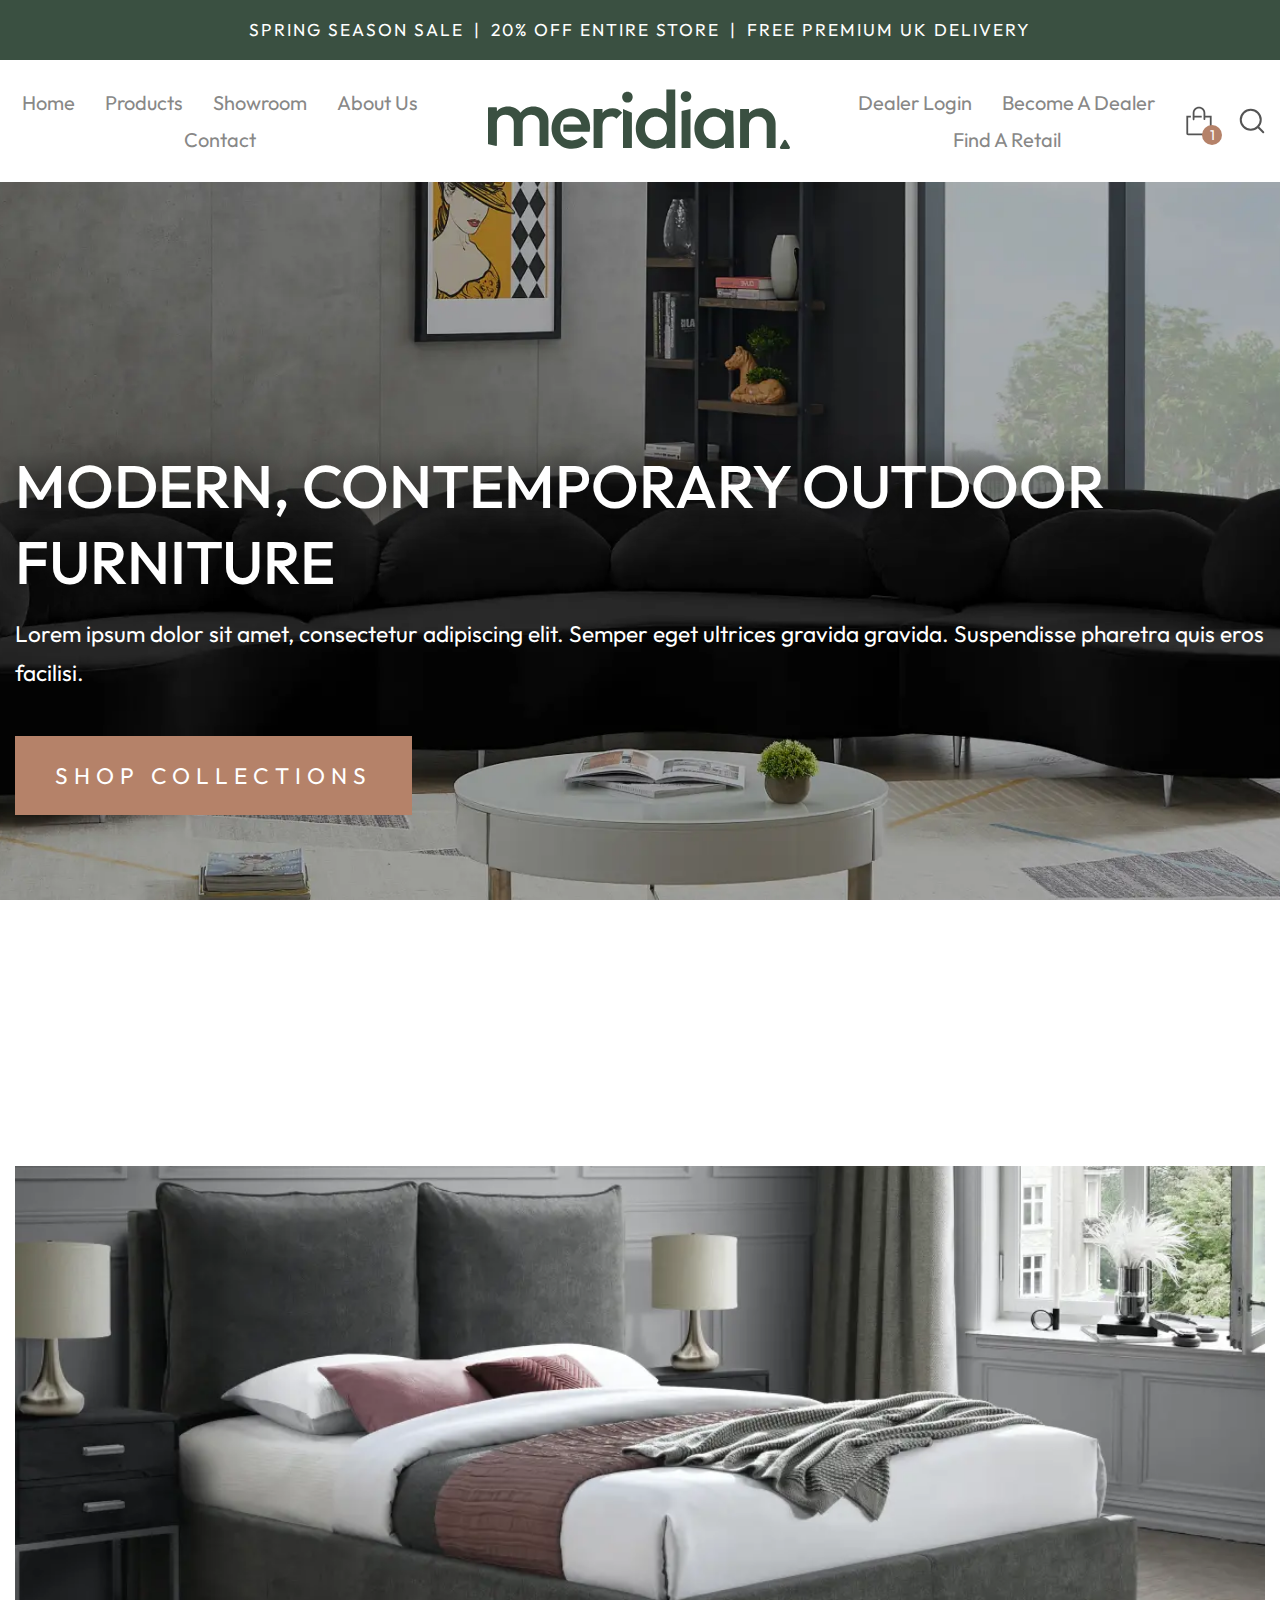
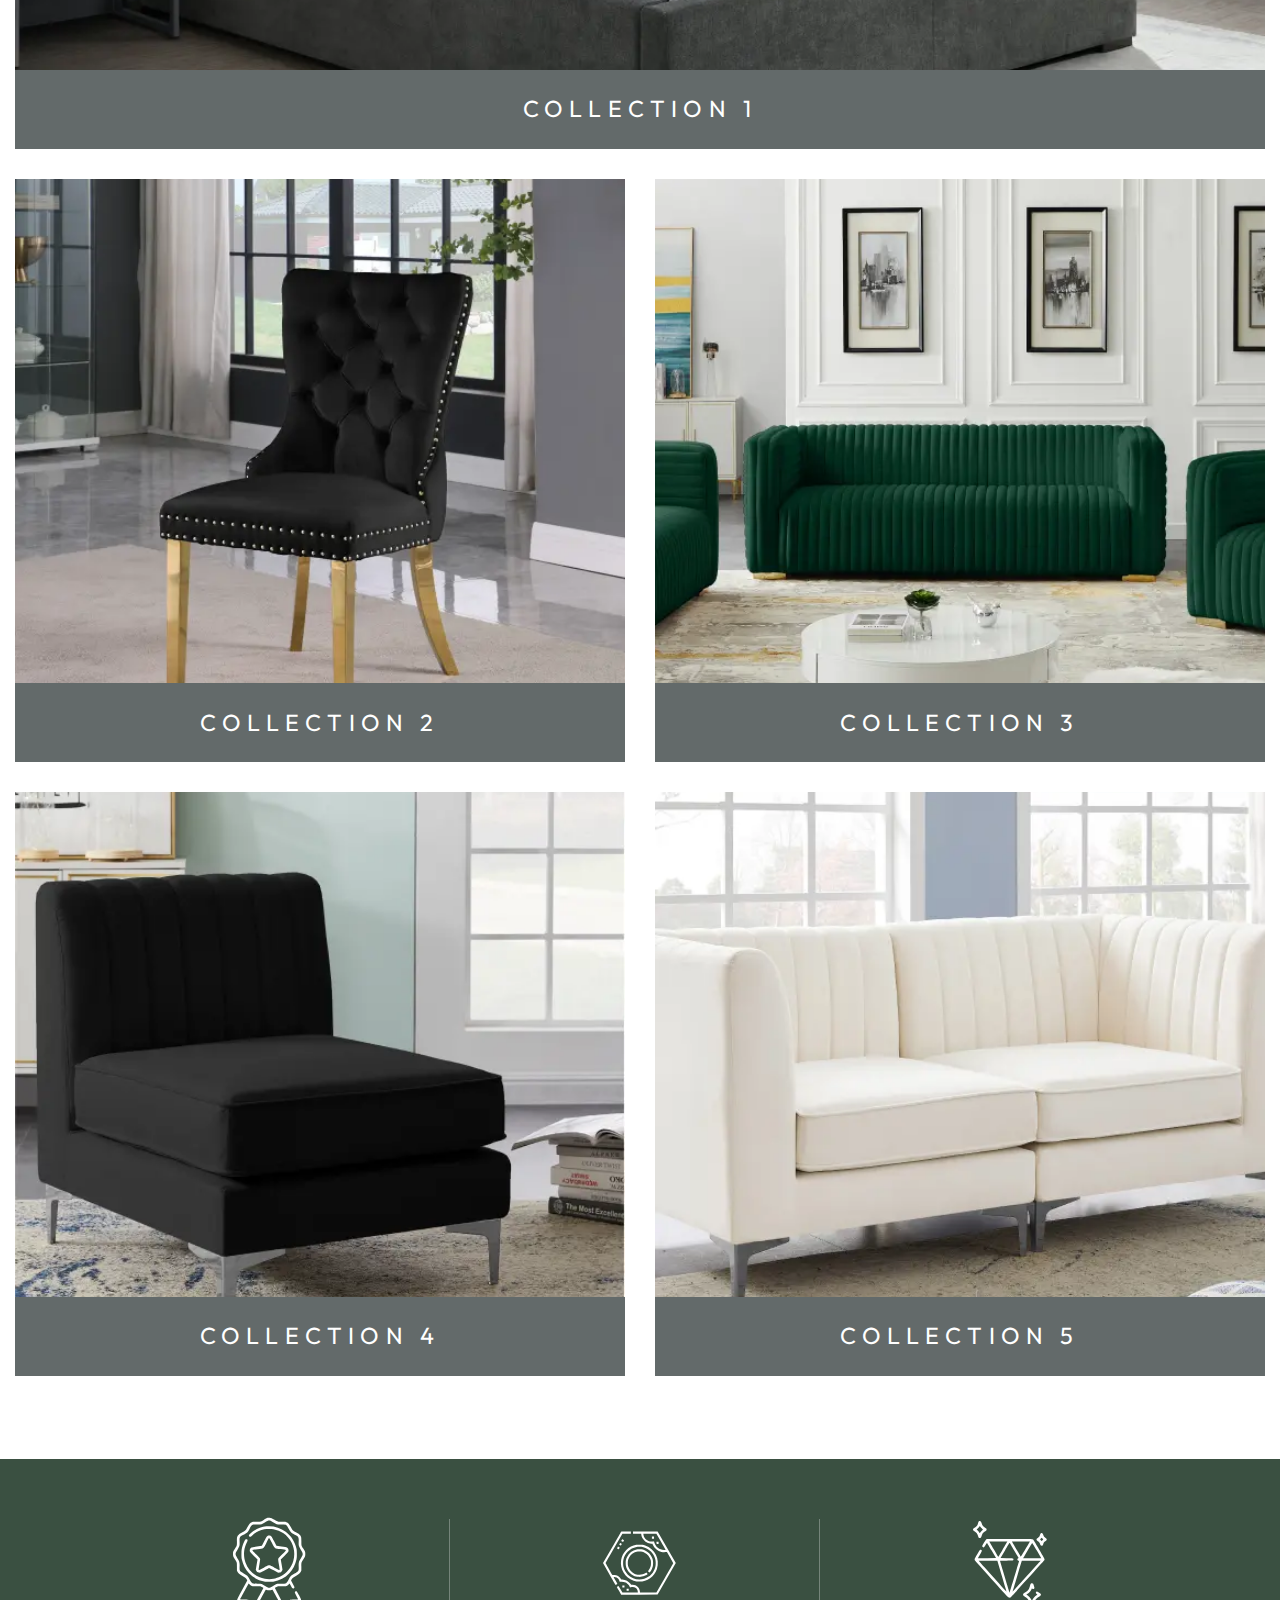
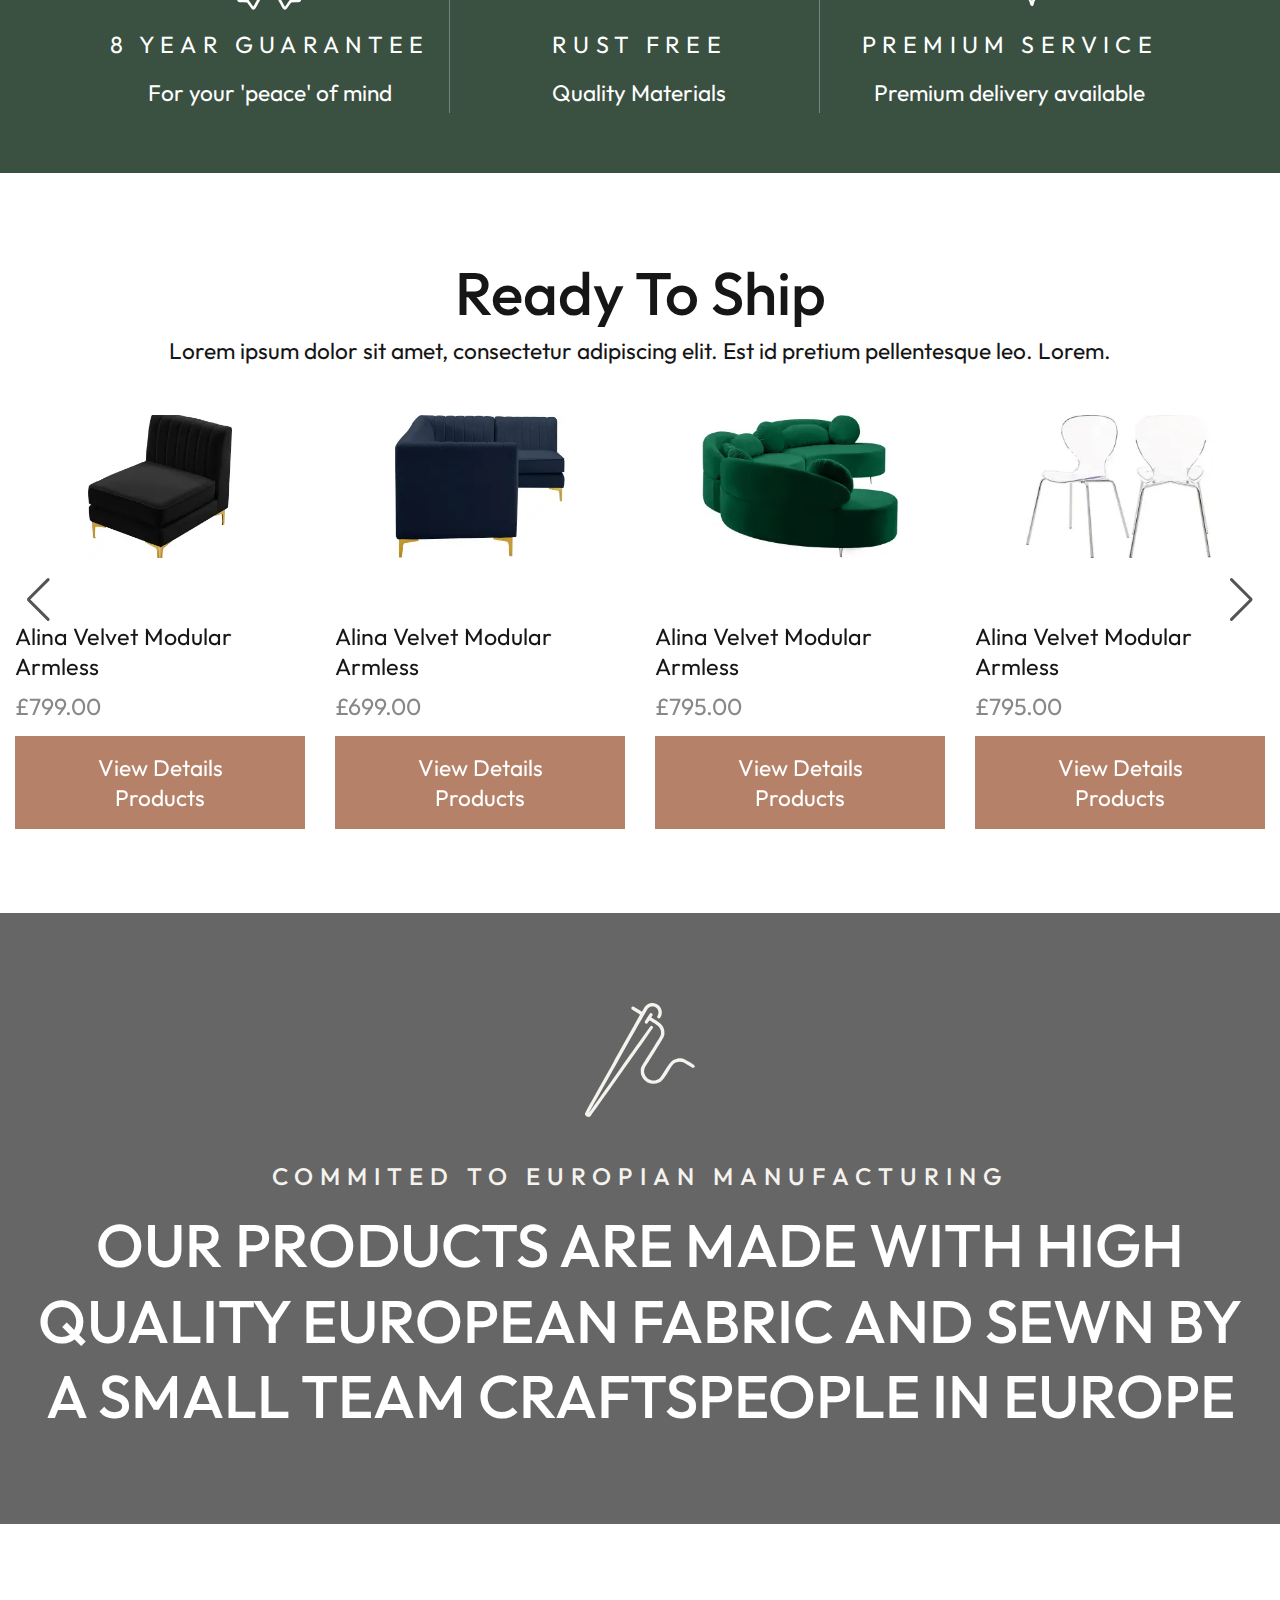
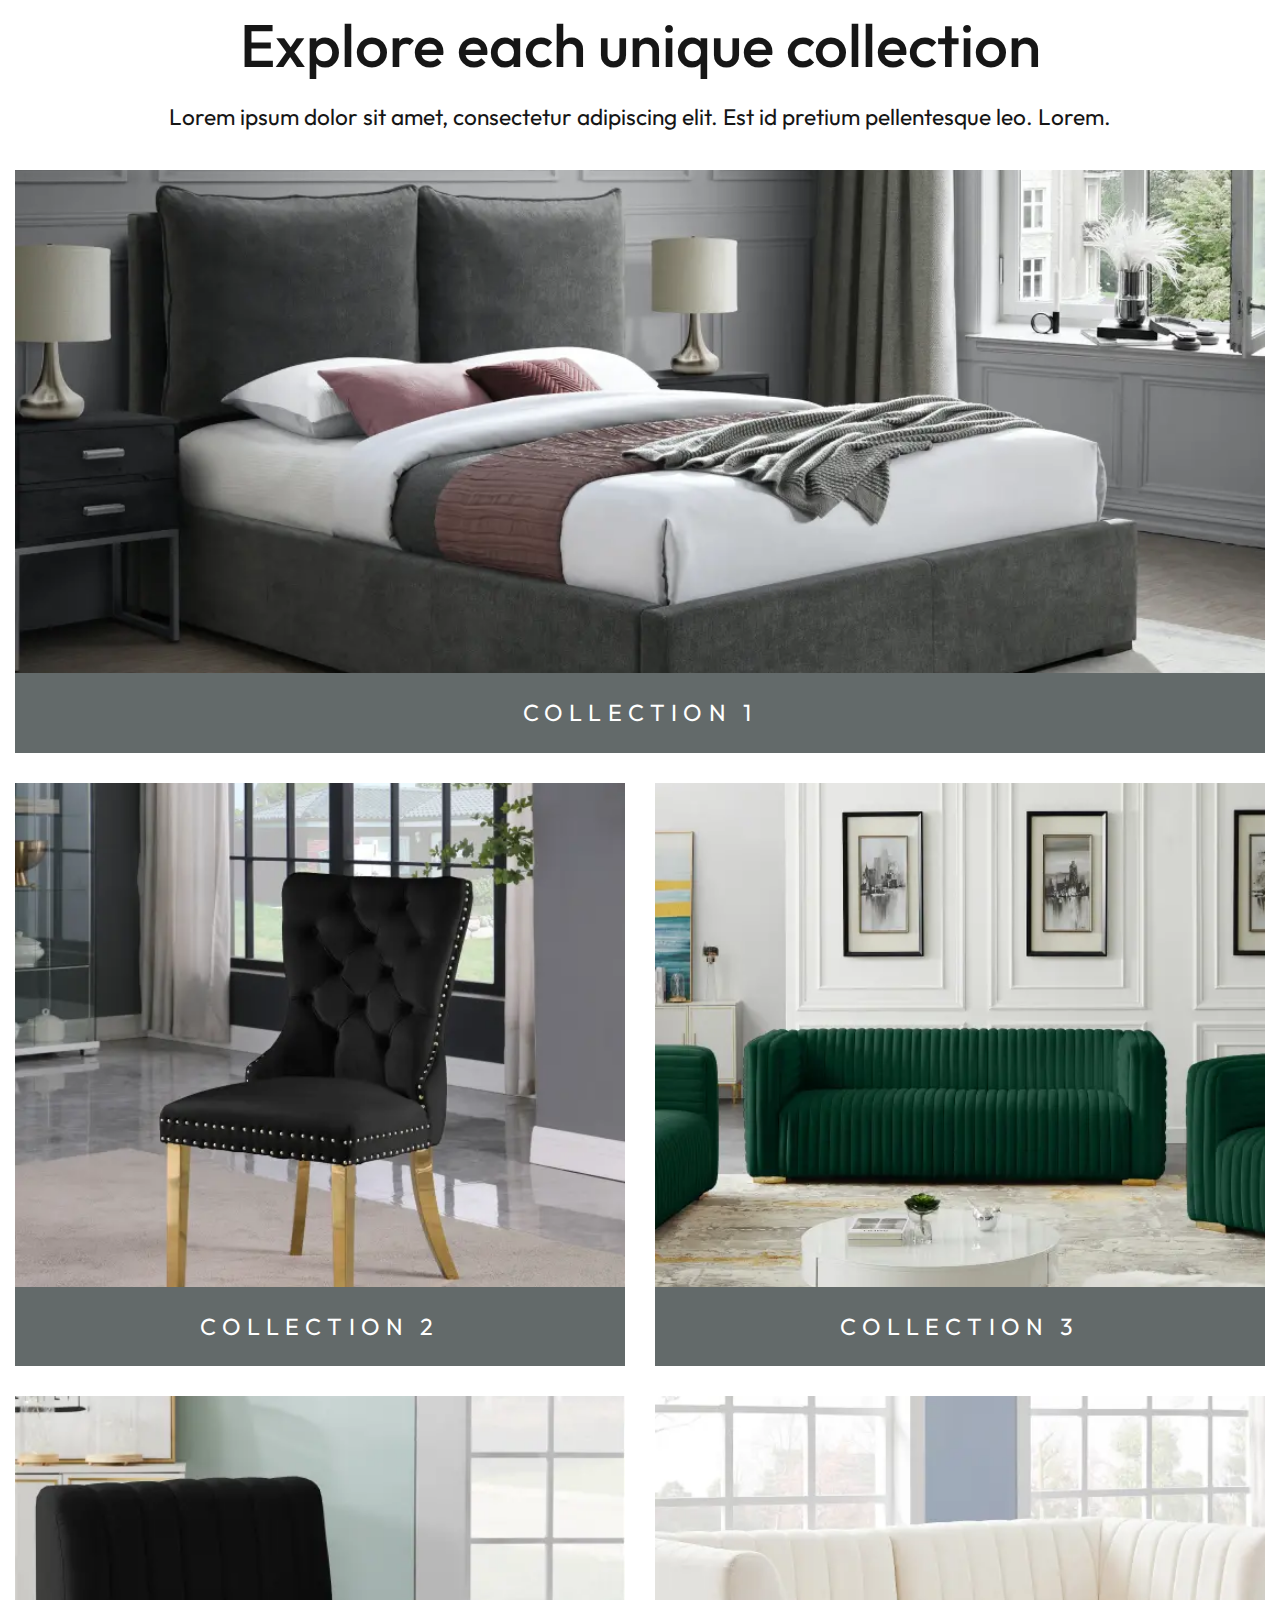
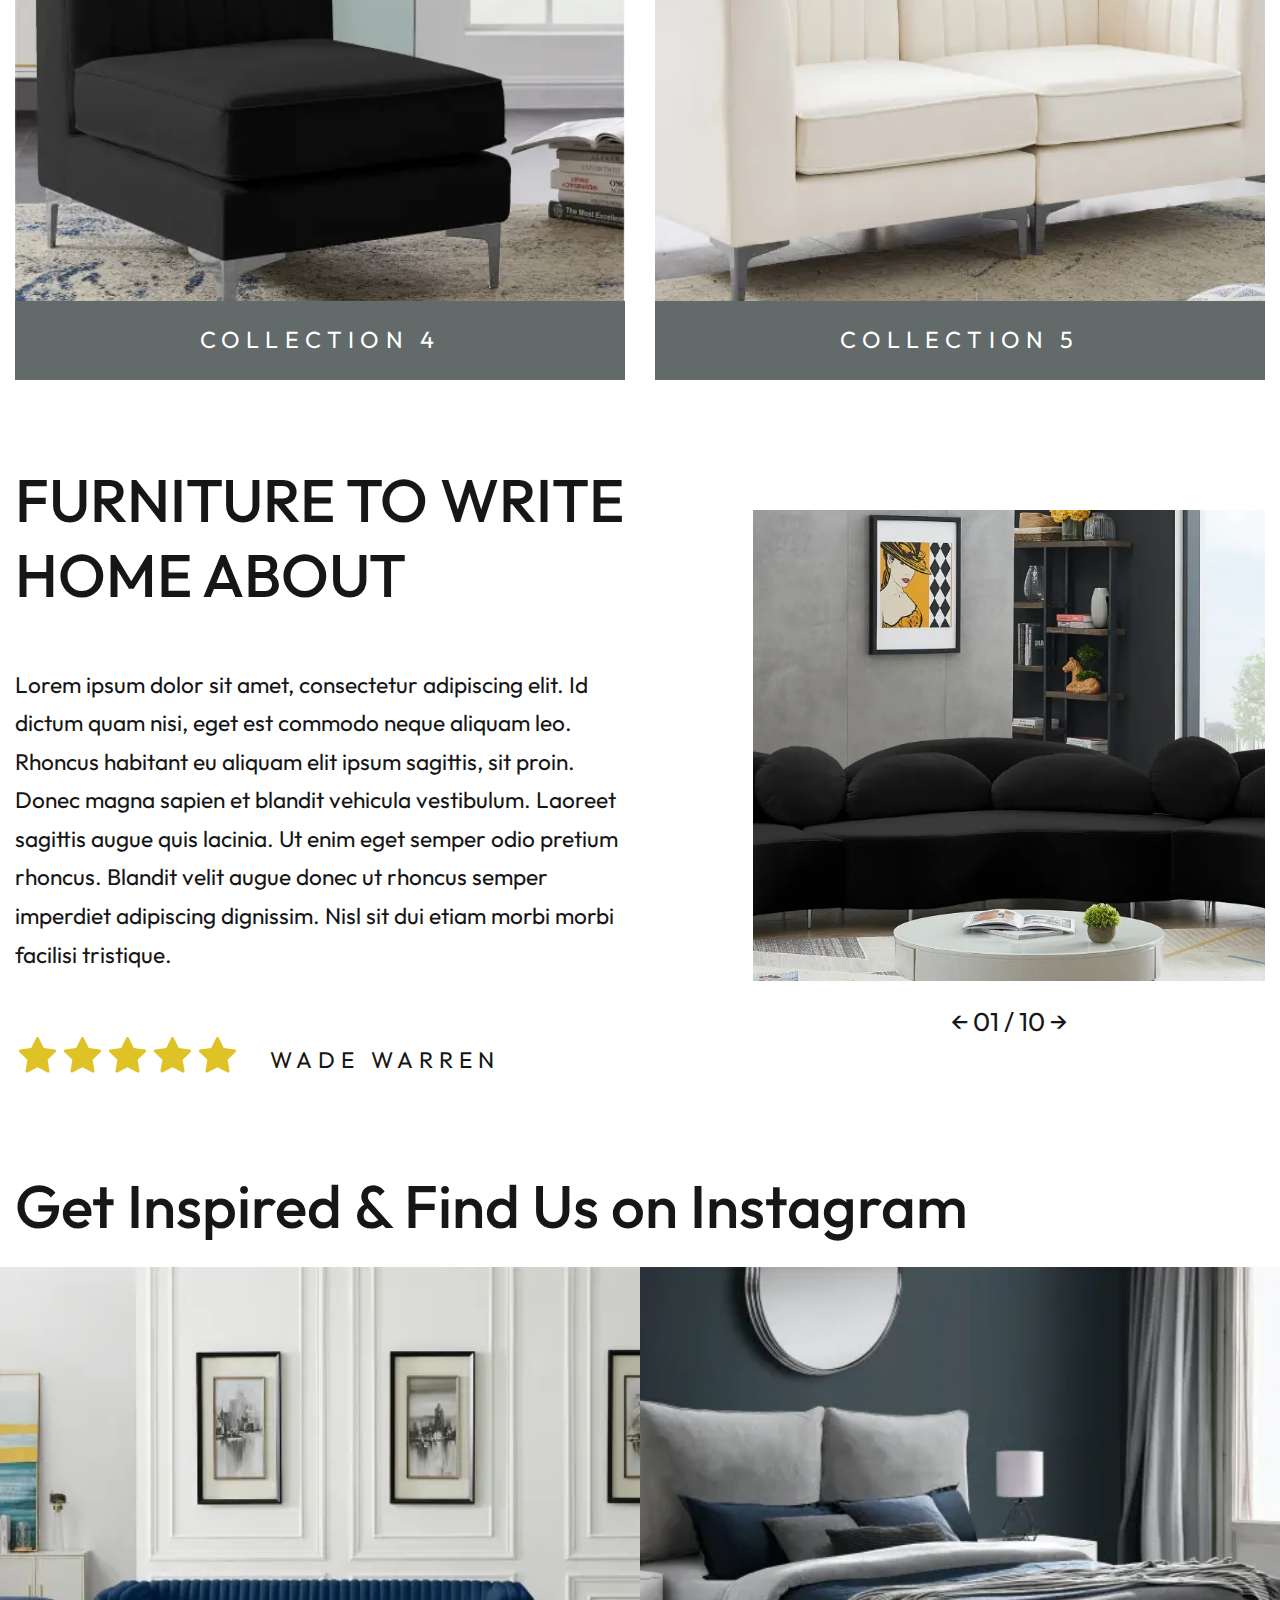
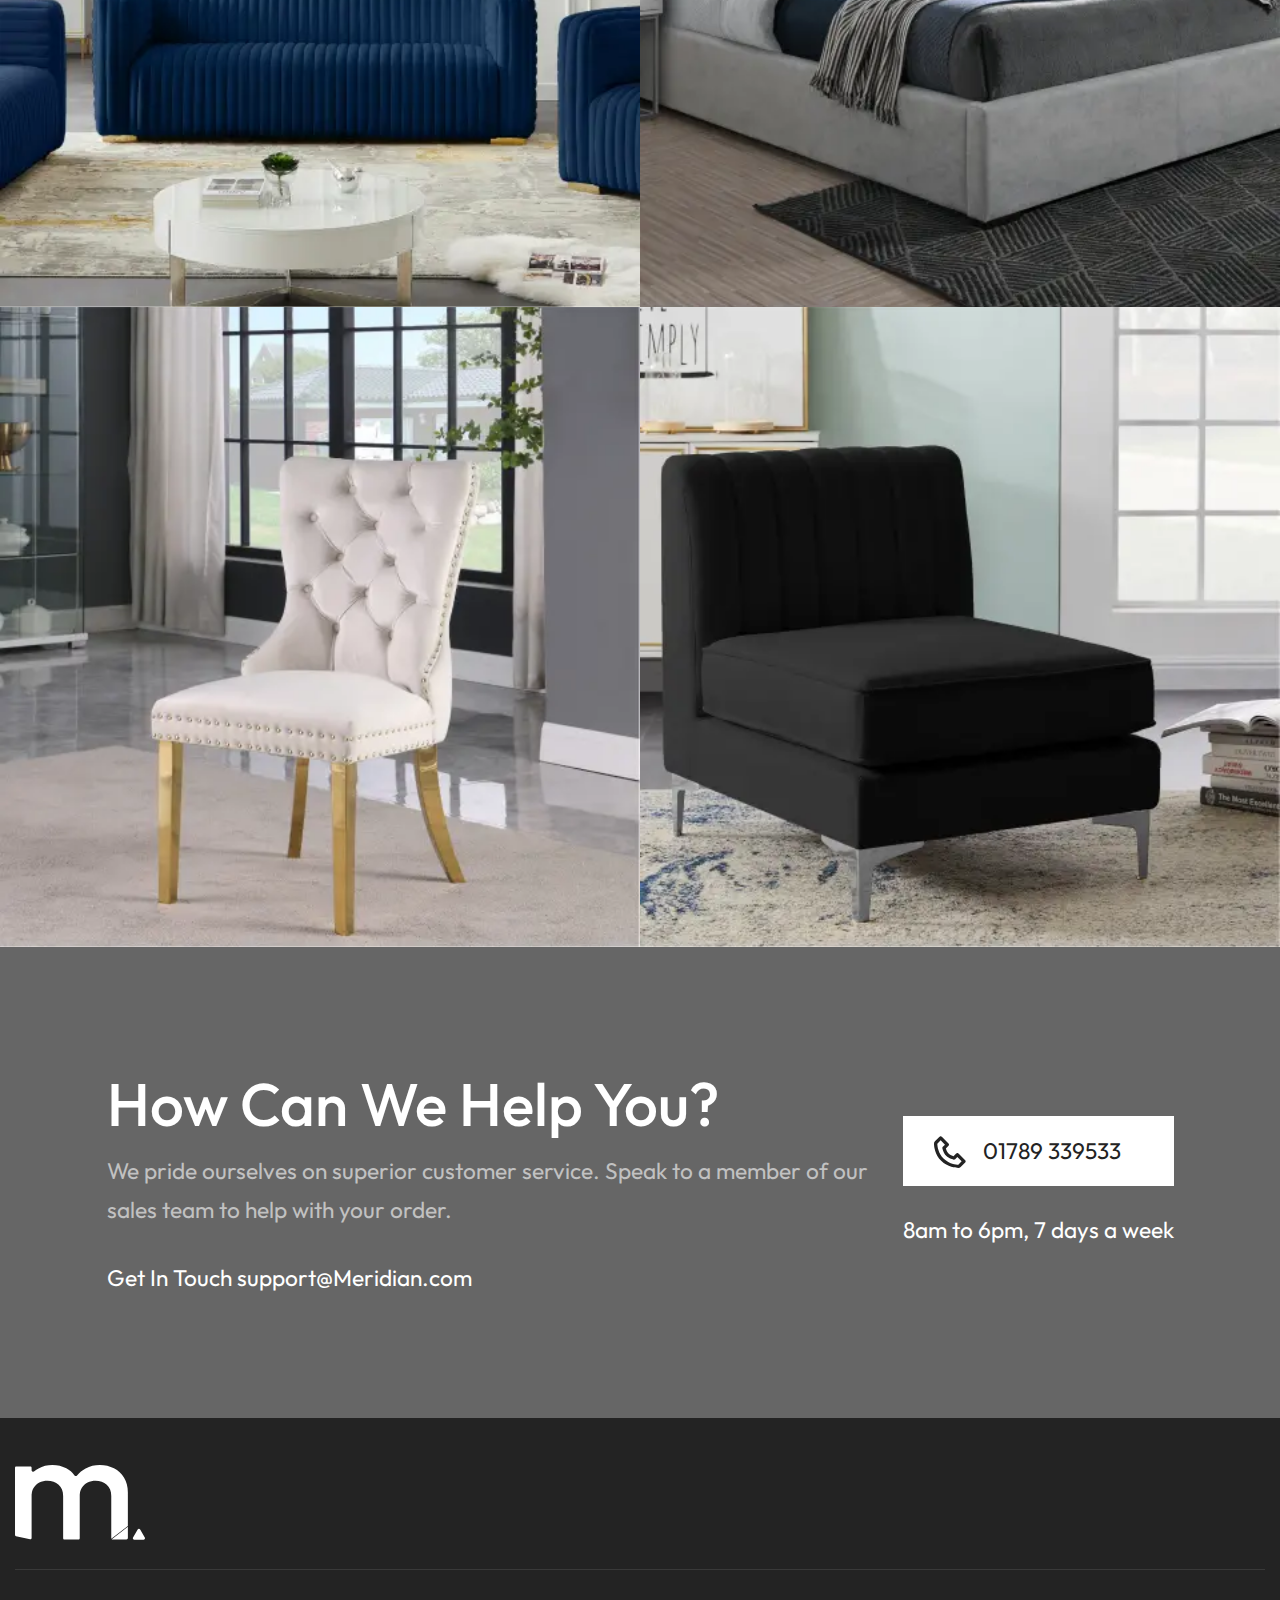
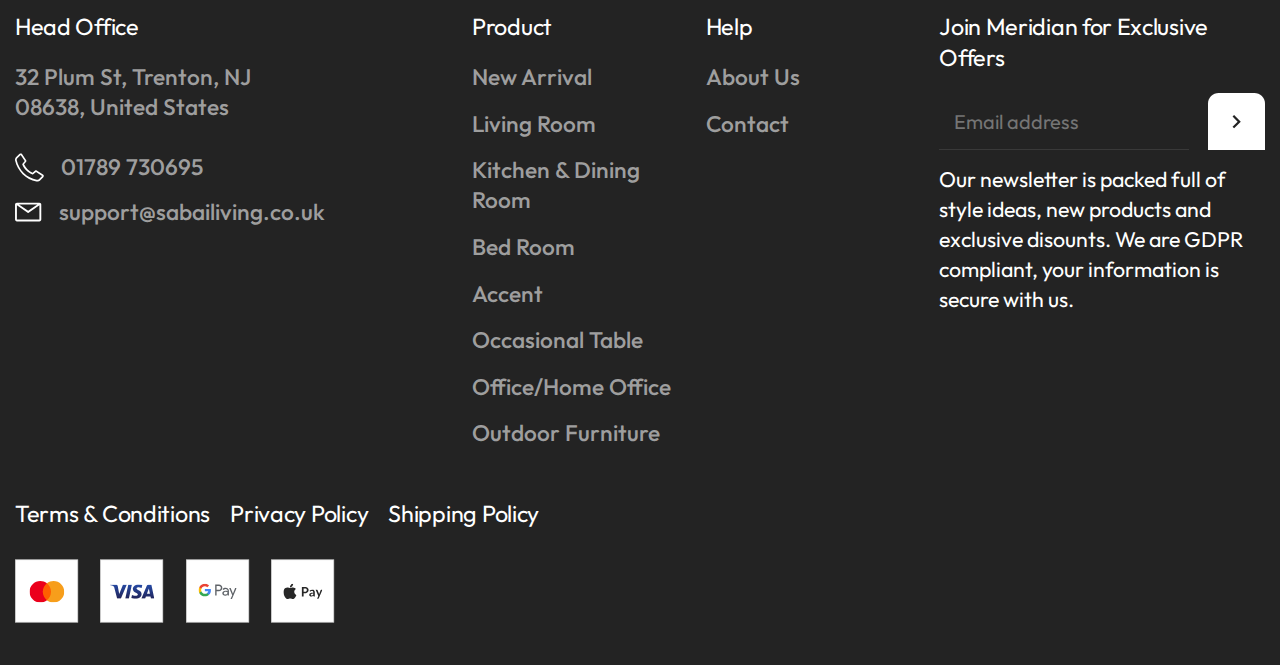
<file: index.html>
<!DOCTYPE html>
<html lang="en">

<head>
	<title>HomePage</title>
	<meta charset="UTF-8">
	<meta name="format-detection" content="telephone=no">
	<link rel="stylesheet" href="css/style.min.css?_v=20221226124926">
	<meta name="viewport" content="width=device-width, initial-scale=1.0">
</head>

<body>
	<div class="wrapper">
		<header class="header">
			<div class="header__up-header up-header">
				<div class="up-header__container">spring seaSon sale <span>|</span> 20% off entire store <span>|</span> Free Premium UK Delivery</div>
			</div>
			<div class="header__container">
				<div class="header__body">
					<div class="header__menu menu">
						<nav class="menu__body menu__body_left">
							<ul data-da=".menu__body_right,940" class="menu__list">
								<li class="menu__item"><a href="index.html" class="menu__link">Home</a></li>
								<li class="menu__item"><a href="catalog.html" class="menu__link">Products</a></li>
								<li class="menu__item"><a href="product-page.html" class="menu__link">Showroom</a></li>
								<li class="menu__item"><a href="about-us.html" class="menu__link">About Us</a></li>
								<li class="menu__item"><a href="contact-us.html" class="menu__link">Contact</a></li>
							</ul>
						</nav>
					</div>
					<a href="index.html" data-da=".header__menu,1105,0" class="header__logo"><img src="img/logo.svg" alt="Logo"></a>
					<div class="header__menu menu">
						<nav class="menu__body menu__body_right">
							<ul class="menu__list menu__list_2">
								<li class="menu__item"><a href="" class="menu__link menu__link_2">Dealer Login</a></li>
								<li class="menu__item"><a href="" class="menu__link menu__link_2">Become A Dealer</a></li>
								<li class="menu__item"><a href="" class="menu__link menu__link_2">Find A Retail</a></li>
							</ul>
						</nav>
						<div class="menu__actions">
							<a href="cart.html" class="menu__cart">
								<img src="img/icons/cart.svg" alt="Icon Cart">
								<span>1</span>
							</a>
							<div class="menu__search">
								<a href="#" class="menu__search_icon">
									<img src="img/icons/search.svg" alt="Icon Search">
								</a>
								<form action="#" class="menu__search_field">
									<input type="text" placeholder="Search...">
								</form>
							</div>
							<button type="button" class="menu__icon icon-menu"><span></span></button>
						</div>
					</div>
				</div>
			</div>
		</header>
		<main class="page">
			<section class="page__main-block main-block">
				<div class="main-block__container">
					<div class="main-block__content">
						<h1 class="main-block__title title title_white">MODERN, CONTEMPORARY OUTDOOR FURNITURE</h1>
						<p class="main-block__text text">Lorem ipsum dolor sit amet, consectetur adipiscing elit. Semper eget ultrices gravida gravida. Suspendisse pharetra quis
							eros facilisi.</p>
						<button type="button" class="button main-block__button">Shop Collections</button>
					</div>
				</div>
			</section>
			<section class="page__collection-cards-main">
				<section class="collection-cards">
					<div class="collection-cards__container">
						<div class="collection-cards__item item-collection-cards">
							<a href="" class="item-collection-cards__image-ibg"><picture><source srcset="img/collection-cards/image-1.webp" type="image/webp"><img src="img/collection-cards/image-1.jpg" alt="Collecion Image"></picture></a>
							<a href="#" target="_blank">
								<h2 class="item-collection-cards__title">Collection 1</h2>
							</a>
						</div>
						<div class="collection-cards__item item-collection-cards">
							<a href="" class="item-collection-cards__image-ibg"><picture><source srcset="img/collection-cards/image-2.webp" type="image/webp"><img src="img/collection-cards/image-2.jpg" alt="Collecion Image"></picture></a>
							<a href="#" target="_blank">
								<h2 class="item-collection-cards__title">Collection 2</h2>
							</a>
						</div>
						<div class="collection-cards__item item-collection-cards">
							<a href="" class="item-collection-cards__image-ibg"><picture><source srcset="img/collection-cards/image-3.webp" type="image/webp"><img src="img/collection-cards/image-3.jpg" alt="Collecion Image"></picture></a>
							<a href="#" target="_blank">
								<h2 class="item-collection-cards__title">Collection 3</h2>
							</a>
						</div>
						<div class="collection-cards__item item-collection-cards">
							<a href="" class="item-collection-cards__image-ibg"><picture><source srcset="img/collection-cards/image-4.webp" type="image/webp"><img src="img/collection-cards/image-4.jpg" alt="Collecion Image"></picture></a>
							<a href="#" target="_blank">
								<h2 class="item-collection-cards__title">Collection 4</h2>
							</a>
						</div>
						<div class="collection-cards__item item-collection-cards">
							<a href="" class="item-collection-cards__image-ibg"><picture><source srcset="img/collection-cards/image-5.webp" type="image/webp"><img src="img/collection-cards/image-5.jpg" alt="Collecion Image"></picture></a>
							<a href="#" target="_blank">
								<h2 class="item-collection-cards__title">Collection 5</h2>
							</a>
						</div>
					</div>
				</section>
			</section>
			<section class="page__advantages advantages">
				<div class="advantages__container">
					<div class="advantages__item item-advantages">
						<div class="item-advantages__icon">
							<img src="img/advantages/icon-1.svg" alt="Icon">
						</div>
						<h3 class="item-advantages__title">8 YEAR GUARANTEE</h3>
						<div class="item-advantages__subtitle text">For your 'peace' of mind</div>
					</div>
					<div class="advantages__item item-advantages">
						<div class="item-advantages__icon">
							<img src="img/advantages/icon-2.svg" alt="Icon">
						</div>
						<h3 class="item-advantages__title">Rust Free</h3>
						<div class="item-advantages__subtitle text">Quality Materials</div>
					</div>
					<div class="advantages__item item-advantages">
						<div class="item-advantages__icon">
							<img src="img/advantages/icon-3.svg" alt="Icon">
						</div>
						<h3 class="item-advantages__title">PREMIUM SERVICE</h3>
						<div class="item-advantages__subtitle text">Premium delivery available</div>
					</div>
				</div>
			</section>
			<section class="page__product-card products-card__slider">
				<div class="product-card__container">
					<div class="product-card__text-block">
						<h2 class="product-card-text-block__title title">Ready To Ship</h2>
						<p class="product-card-text-block__text text">Lorem ipsum dolor sit amet, consectetur adipiscing elit. Est id pretium pellentesque leo. Lorem.</p>
					</div>
					<div class="product-card__slider swiper">
						<div class="product-card__wrapper swiper-wrapper">
							<div class="product-card__slide swiper-slide">
								<article class="product-card__item">
									<a href="" class="product-card__image">
										<span class="product-card__item-image-ibg product-card__item-image-ibg_contain">
											<picture><source srcset="img/product-card/card-main-page-1.webp" type="image/webp"><img src="img/product-card/card-main-page-1.jpg" alt="Image"></picture>
										</span>
									</a>
									<h5 class="product-card__title"><a href="#">Alina Velvet Modular Armless</a></h5>
									<div class="product-card__price">£799.00</div>
									<button type="button" class="product-card__button button">View Details Products</button>
								</article>
							</div>
							<div class="product-card__slide swiper-slide">
								<article class="product-card__item">
									<a href="" class="product-card__image">
										<span class="product-card__item-image-ibg product-card__item-image-ibg_contain">
											<picture><source srcset="img/product-card/card-main-page-2.webp" type="image/webp"><img src="img/product-card/card-main-page-2.jpg" alt="Image"></picture>
										</span>
									</a>
									<h5 class="product-card__title"><a href="#">Alina Velvet Modular Armless</a></h5>
									<div class="product-card__price">£699.00</div>
									<button type="button" class="product-card__button button">View Details Products</button>
								</article>
							</div>
							<div class="product-card__slide swiper-slide">
								<article class="product-card__item">
									<a href="" class="product-card__image">
										<span class="product-card__item-image-ibg product-card__item-image-ibg_contain">
											<picture><source srcset="img/product-card/card-main-page-3.webp" type="image/webp"><img src="img/product-card/card-main-page-3.jpg" alt="Image"></picture>
										</span>
									</a>
									<h5 class="product-card__title"><a href="#">Alina Velvet Modular Armless</a></h5>
									<div class="product-card__price">£795.00</div>
									<button type="button" class="product-card__button button">View Details Products</button>
								</article>
							</div>
							<div class="product-card__slide swiper-slide">
								<article class="product-card__item">
									<a href="" class="product-card__image">
										<span class="product-card__item-image-ibg product-card__item-image-ibg_contain">
											<picture><source srcset="img/product-card/card-main-page-4.webp" type="image/webp"><img src="img/product-card/card-main-page-4.jpg" alt="Image"></picture>
										</span>
									</a>
									<h5 class="product-card__title"><a href="#">Alina Velvet Modular Armless</a></h5>
									<div class="product-card__price">£795.00</div>
									<button type="button" class="product-card__button button">View Details Products</button>
								</article>
							</div>
						</div>
						<button type="button" class="swiper-button-prev"></button>
						<button type="button" class="swiper-button-next"></button>
					</div>
				</div>
			</section>
			<section class="page__made-with made-with">
				<div class="made-with__container">
					<div class="made-with__icon">
						<img src="img/made-with-block/icon.svg" alt="Icon">
					</div>
					<h3 class="made-with__subtitle">COMMITED TO EUROPIAN MANUFACTURING</h3>
					<h2 class="made-with__title title title_white">our Products are made with high quality european fabric and sewn by a small team CRAFTSPEOPLE in EUROPE</h2>
				</div>
			</section>
			<section class="page__explore-collection explore-collection">
				<div class="explore-collection__container explore-collection__text-block text-block">
					<h2 class="explore-collection__title title">Explore each unique collection</h2>
					<p class="explore-collection__text text">Lorem ipsum dolor sit amet, consectetur adipiscing elit. Est id pretium pellentesque leo. Lorem.</p>
				</div>
				<section class="collection-cards">
					<div class="collection-cards__container">
						<div class="collection-cards__item item-collection-cards">
							<a href="" class="item-collection-cards__image-ibg"><picture><source srcset="img/collection-cards/image-1.webp" type="image/webp"><img src="img/collection-cards/image-1.jpg" alt="Collecion Image"></picture></a>
							<a href="#" target="_blank">
								<h2 class="item-collection-cards__title">Collection 1</h2>
							</a>
						</div>
						<div class="collection-cards__item item-collection-cards">
							<a href="" class="item-collection-cards__image-ibg"><picture><source srcset="img/collection-cards/image-2.webp" type="image/webp"><img src="img/collection-cards/image-2.jpg" alt="Collecion Image"></picture></a>
							<a href="#" target="_blank">
								<h2 class="item-collection-cards__title">Collection 2</h2>
							</a>
						</div>
						<div class="collection-cards__item item-collection-cards">
							<a href="" class="item-collection-cards__image-ibg"><picture><source srcset="img/collection-cards/image-3.webp" type="image/webp"><img src="img/collection-cards/image-3.jpg" alt="Collecion Image"></picture></a>
							<a href="#" target="_blank">
								<h2 class="item-collection-cards__title">Collection 3</h2>
							</a>
						</div>
						<div class="collection-cards__item item-collection-cards">
							<a href="" class="item-collection-cards__image-ibg"><picture><source srcset="img/collection-cards/image-4.webp" type="image/webp"><img src="img/collection-cards/image-4.jpg" alt="Collecion Image"></picture></a>
							<a href="#" target="_blank">
								<h2 class="item-collection-cards__title">Collection 4</h2>
							</a>
						</div>
						<div class="collection-cards__item item-collection-cards">
							<a href="" class="item-collection-cards__image-ibg"><picture><source srcset="img/collection-cards/image-5.webp" type="image/webp"><img src="img/collection-cards/image-5.jpg" alt="Collecion Image"></picture></a>
							<a href="#" target="_blank">
								<h2 class="item-collection-cards__title">Collection 5</h2>
							</a>
						</div>
					</div>
				</section>
			</section>
			<section class="page__slider-about slider-about">
				<div class="slider-about__container">
					<div class="slider-about__content content-slider-about">
						<h2 class="content-slider-about__title title">FURNITURE TO WRITE HOME ABOUT</h2>
						<p class="content-slider-about__text text">Lorem ipsum dolor sit amet, consectetur adipiscing elit. Id dictum quam nisi, eget est commodo neque aliquam leo.
							Rhoncus habitant eu aliquam elit ipsum sagittis, sit proin. Donec magna sapien et blandit vehicula vestibulum. Laoreet
							sagittis augue quis lacinia. Ut enim eget semper odio pretium rhoncus. Blandit velit augue donec ut rhoncus semper
							imperdiet adipiscing dignissim. Nisl sit dui etiam morbi morbi facilisi tristique.</p>
						<div class="content-slider-about__rating">Wade Warren</div>
					</div>
					<div class="slider-about__slider swiper">
						<div class="slider-about__wrapper swiper-wrapper">
							<div class="slider-about__image-ibg slider-about__slide swiper-slide">
								<picture><source srcset="img/slider-about/slider-about-img-1.webp" type="image/webp"><img src="img/slider-about/slider-about-img-1.jpg" alt="Image"></picture>
							</div>
							<div class="slider-about__image-ibg slider-about__slide swiper-slide">
								<picture><source srcset="img/slider-about/slider-about-img-1.webp" type="image/webp"><img src="img/slider-about/slider-about-img-1.jpg" alt="Image"></picture>
							</div>
							<div class="slider-about__image-ibg slider-about__slide swiper-slide">
								<picture><source srcset="img/slider-about/slider-about-img-1.webp" type="image/webp"><img src="img/slider-about/slider-about-img-1.jpg" alt="Image"></picture>
							</div>
							<div class="slider-about__image-ibg slider-about__slide swiper-slide">
								<picture><source srcset="img/slider-about/slider-about-img-1.webp" type="image/webp"><img src="img/slider-about/slider-about-img-1.jpg" alt="Image"></picture>
							</div>
							<div class="slider-about__image-ibg slider-about__slide swiper-slide">
								<picture><source srcset="img/slider-about/slider-about-img-1.webp" type="image/webp"><img src="img/slider-about/slider-about-img-1.jpg" alt="Image"></picture>
							</div>
							<div class="slider-about__image-ibg slider-about__slide swiper-slide">
								<picture><source srcset="img/slider-about/slider-about-img-1.webp" type="image/webp"><img src="img/slider-about/slider-about-img-1.jpg" alt="Image"></picture>
							</div>
							<div class="slider-about__image-ibg slider-about__slide swiper-slide">
								<picture><source srcset="img/slider-about/slider-about-img-1.webp" type="image/webp"><img src="img/slider-about/slider-about-img-1.jpg" alt="Image"></picture>
							</div>
							<div class="slider-about__image-ibg slider-about__slide swiper-slide">
								<picture><source srcset="img/slider-about/slider-about-img-1.webp" type="image/webp"><img src="img/slider-about/slider-about-img-1.jpg" alt="Image"></picture>
							</div>
							<div class="slider-about__image-ibg slider-about__slide swiper-slide">
								<picture><source srcset="img/slider-about/slider-about-img-1.webp" type="image/webp"><img src="img/slider-about/slider-about-img-1.jpg" alt="Image"></picture>
							</div>
							<div class="slider-about__image-ibg slider-about__slide swiper-slide">
								<picture><source srcset="img/slider-about/slider-about-img-1.webp" type="image/webp"><img src="img/slider-about/slider-about-img-1.jpg" alt="Image"></picture>
							</div>
						</div>
						<div class="slider-about__controll controll-slider-about">
							<button type="button" class="slider-about-button-prev">&#8592;</button>
							<div class="controll-slider-about__fraction fraction-controll">
								<span class="fraction-controll__current">01</span> / <span class="fraction-controll__all">0</span>
							</div>
							<button type="button" class="slider-about-button-next">&#8594;</button>
						</div>
					</div>
				</div>
			</section>
			<section class="page__get-inspired get-inspired">
				<h2 class="get-inspired__title title __container">Get Inspired & Find Us on Instagram</h2>
				<div class="get-inspired__body">
					<div class="get-inspired__item">
						<a href="" class="get-inspired__image-ibg"><picture><source srcset="img/get-inspired/get-inspired-img-1.webp" type="image/webp"><img src="img/get-inspired/get-inspired-img-1.jpg" alt="Image"></picture></a>
						<a href="#" class="get-inspired__view">View Product</a>
					</div>
					<div class="get-inspired__item">
						<a href="" class="get-inspired__image-ibg"><picture><source srcset="img/get-inspired/get-inspired-img-2.webp" type="image/webp"><img src="img/get-inspired/get-inspired-img-2.jpg" alt="Image"></picture></a>
						<a href="#" class="get-inspired__view">View Product</a>
					</div>
					<div class="get-inspired__item">
						<a href="" class="get-inspired__image-ibg"><picture><source srcset="img/get-inspired/get-inspired-img-3.webp" type="image/webp"><img src="img/get-inspired/get-inspired-img-3.jpg" alt="Image"></picture></a>
						<a href="#" class="get-inspired__view">View Product</a>
					</div>
					<div class="get-inspired__item">
						<a href="" class="get-inspired__image-ibg"><picture><source srcset="img/get-inspired/get-inspired-img-4.webp" type="image/webp"><img src="img/get-inspired/get-inspired-img-4.jpg" alt="Image"></picture></a>
						<a href="#" class="get-inspired__view">View Product</a>
					</div>
				</div>
			</section>
			<section class="get-support">
				<div class="get-support__container">
					<div class="get-support__content content-get-support">
						<h2 class="content-get-support__title title title_white">How Can We Help You?</h2>
						<p class="content-get-support__text text">We pride ourselves on superior customer service. Speak to a member of our sales team to help with your order.</p>
						<div class="content-get-support__link text">Get In Touch <a href="mailto:support@Meridian.com">support@Meridian.com</a></div>
					</div>
					<div class="get-support__contact contact-get-support">
						<a href="tel:01789339533" class="contact-get-support__button">01789 339533</a>
						<div class="contact-get-support__info text">8am to 6pm, 7 days a week</div>
					</div>
				</div>
			</section>
		</main>
		<footer class="footer">
			<div class="footer__container">
				<a href="" class="footer__logo"><img src="img/logo-footer.svg" alt="Logo"></a>
				<div class="footer__main">
					<div class="footer_column">
						<h5 class="footer__title">Head Office</h5>
						<a href="" target="_blank" class="footer__link">32 Plum St, Trenton, NJ 08638, United States</a>
						<div class="footer__contacts contacts">
							<a href="tel:01789730695" class="contacts__body">
								<svg width="29" height="29" viewBox="0 0 29 29" fill="none" xmlns="http://www.w3.org/2000/svg">
									<path d="M22.2644 28.5332C21.9842 28.5324 21.7048 28.5017 21.4311 28.4415C16.2199 27.3635 11.4191 24.836 7.58107 21.1498C3.82496 17.4556 1.2199 12.752 0.0810707 7.60818C-0.0532115 6.9671 -0.0202534 6.30226 0.176774 5.67761C0.373802 5.05296 0.728269 4.48952 1.20607 4.04151L4.5394 0.833178C4.70966 0.672168 4.91195 0.548869 5.13309 0.47133C5.35422 0.39379 5.58921 0.363753 5.82274 0.383178C6.06487 0.408439 6.29854 0.486439 6.5073 0.611693C6.71605 0.736948 6.89484 0.906415 7.03107 1.10818L11.1977 7.26651C11.354 7.50546 11.4294 7.78826 11.4129 8.07329C11.3964 8.35832 11.2889 8.63052 11.1061 8.84984L9.01441 11.3498C9.84745 13.1936 11.0272 14.8599 12.4894 16.2582C13.9422 17.7072 15.6593 18.8642 17.5477 19.6665L20.1394 17.6082C20.3571 17.4361 20.622 17.3344 20.8988 17.3166C21.1757 17.2987 21.4514 17.3655 21.6894 17.5082L27.9811 21.5748C28.197 21.7038 28.3809 21.8799 28.5191 22.09C28.6573 22.3001 28.7462 22.5387 28.779 22.788C28.8119 23.0373 28.7879 23.2908 28.7089 23.5296C28.6299 23.7683 28.4979 23.986 28.3227 24.1665L25.0727 27.3832C24.7036 27.7505 24.2654 28.0413 23.7834 28.2386C23.3015 28.436 22.7852 28.5361 22.2644 28.5332ZM5.6894 2.03318L2.35607 5.24151C2.08728 5.49197 1.88831 5.80808 1.77873 6.15875C1.66914 6.50942 1.65272 6.88257 1.73107 7.24151C2.79001 12.0683 5.22417 16.4851 8.7394 19.9582C12.3512 23.4261 16.8691 25.8035 21.7727 26.8165C22.1439 26.8941 22.5285 26.8784 22.8921 26.7708C23.2557 26.6631 23.5869 26.467 23.8561 26.1998L27.1061 22.9832L21.0311 19.0582L18.2477 21.2748C18.1412 21.3592 18.0156 21.4162 17.882 21.4409C17.7484 21.4656 17.6107 21.4572 17.4811 21.4165C15.17 20.565 13.0756 19.2133 11.3477 17.4582C9.56053 15.7892 8.17326 13.7382 7.2894 11.4582C7.25201 11.3201 7.25077 11.1748 7.2858 11.0362C7.32082 10.8975 7.39094 10.7702 7.4894 10.6665L9.7394 7.97485L5.6894 2.03318Z" fill="white" />
								</svg>
								<div class="contacts__link footer__link">01789 730695</div>
							</a>
							<a href="mailto:support@sabailiving.co.uk" class="contacts__body">
								<svg width="27" height="20" viewBox="0 0 27 20" fill="none" xmlns="http://www.w3.org/2000/svg">
									<path d="M24.4062 0.625H1.90625C1.40897 0.625 0.932055 0.822544 0.580425 1.17417C0.228794 1.52581 0.03125 2.00272 0.03125 2.5V17.5C0.03125 17.9973 0.228794 18.4742 0.580425 18.8258C0.932055 19.1775 1.40897 19.375 1.90625 19.375H24.4062C24.9035 19.375 25.3804 19.1775 25.7321 18.8258C26.0837 18.4742 26.2812 17.9973 26.2812 17.5V2.5C26.2812 2.00272 26.0837 1.52581 25.7321 1.17417C25.3804 0.822544 24.9035 0.625 24.4062 0.625ZM22.3438 2.5L13.1562 8.85625L3.96875 2.5H22.3438ZM1.90625 17.5V3.35312L12.6219 10.7687C12.7788 10.8776 12.9653 10.936 13.1562 10.936C13.3472 10.936 13.5337 10.8776 13.6906 10.7687L24.4062 3.35312V17.5H1.90625Z" fill="white" />
								</svg>
								<div class="contacts__link footer__link">support@sabailiving.co.uk</div>
							</a>
						</div>
					</div>
					<div data-spollers="700,max" class="footer_column">
						<div class="footer__spoller">
							<h5 data-spoller class="footer__title title_spoller">Product</h5>
							<div>
								<ul class="footer__list">
									<li class="footer__item"><a href="" class="footer__link">New Arrival</a></li>
									<li class="footer__item"><a href="" class="footer__link">Living Room</a></li>
									<li class="footer__item"><a href="" class="footer__link">Kitchen & Dining Room</a></li>
									<li class="footer__item"><a href="" class="footer__link">Bed Room</a></li>
									<li class="footer__item"><a href="" class="footer__link">Accent</a></li>
									<li class="footer__item"><a href="" class="footer__link">Occasional Table</a></li>
									<li class="footer__item"><a href="" class="footer__link">Office/Home Office</a></li>
									<li class="footer__item"><a href="" class="footer__link">Outdoor Furniture</a></li>
								</ul>
							</div>
						</div>
					</div>
					<div data-spollers="700,max" class="footer_column">
						<h5 data-spoller class="footer__title title_spoller">Help</h5>
						<div>
							<ul class="footer__list">
								<li class="footer__item"><a href="" class="footer__link">About Us</a></li>
								<li class="footer__item"><a href="" class="footer__link">Contact</a></li>
							</ul>
						</div>
					</div>
					<div class="footer_column">
						<h5 class="footer__title">Join Meridian for Exclusive Offers</h5>
						<form action="#" class="footer__form form-footer">
							<input type="email" data-error="Error" placeholder="Email address" class="form-footer__input">
							<button type="submit" class="form-footer__button">
								<svg width="9" height="14" viewBox="0 0 9 14" fill="none" xmlns="http://www.w3.org/2000/svg">
									<path d="M0.538818 11.7628L5.63326 6.66838L0.538818 1.57393L2.11104 0.00170898L8.77771 6.66838L2.11104 13.335L0.538818 11.7628Z" fill="#232323" />
								</svg>
							</button>
						</form>
						<p class="footer__text">Our newsletter is packed full of style ideas, new products and exclusive disounts. We are GDPR compliant, your
							information is secure with us.</p>
					</div>
				</div>
				<div class="footer__bottom bottom-footer">
					<ul class="bottom-footer__list">
						<li class="bottom-footer__item"><a href="" class="bottom-footer__link">Terms & Conditions</a></li>
						<li class="bottom-footer__item"><a href="" class="bottom-footer__link">Privacy Policy</a></li>
						<li class="bottom-footer__item"><a href="" class="bottom-footer__link">Shipping Policy</a></li>
					</ul>
					<div class="bottom-footer__payment payment">
						<a href="#" class="payment__link"><img src="img/footer/icon-1.svg" alt="Icon"></a>
						<a href="#" class="payment__link"><img src="img/footer/icon-2.svg" alt="Icon"></a>
						<a href="#" class="payment__link"><img src="img/footer/icon-3.svg" alt="Icon"></a>
						<a href="#" class="payment__link"><img src="img/footer/icon-4.svg" alt="Icon"></a>
					</div>
				</div>
			</div>
		</footer>
	</div>
	<script src="js/app.min.js?_v=20221226124926"></script>
</body>

</html>
</file>
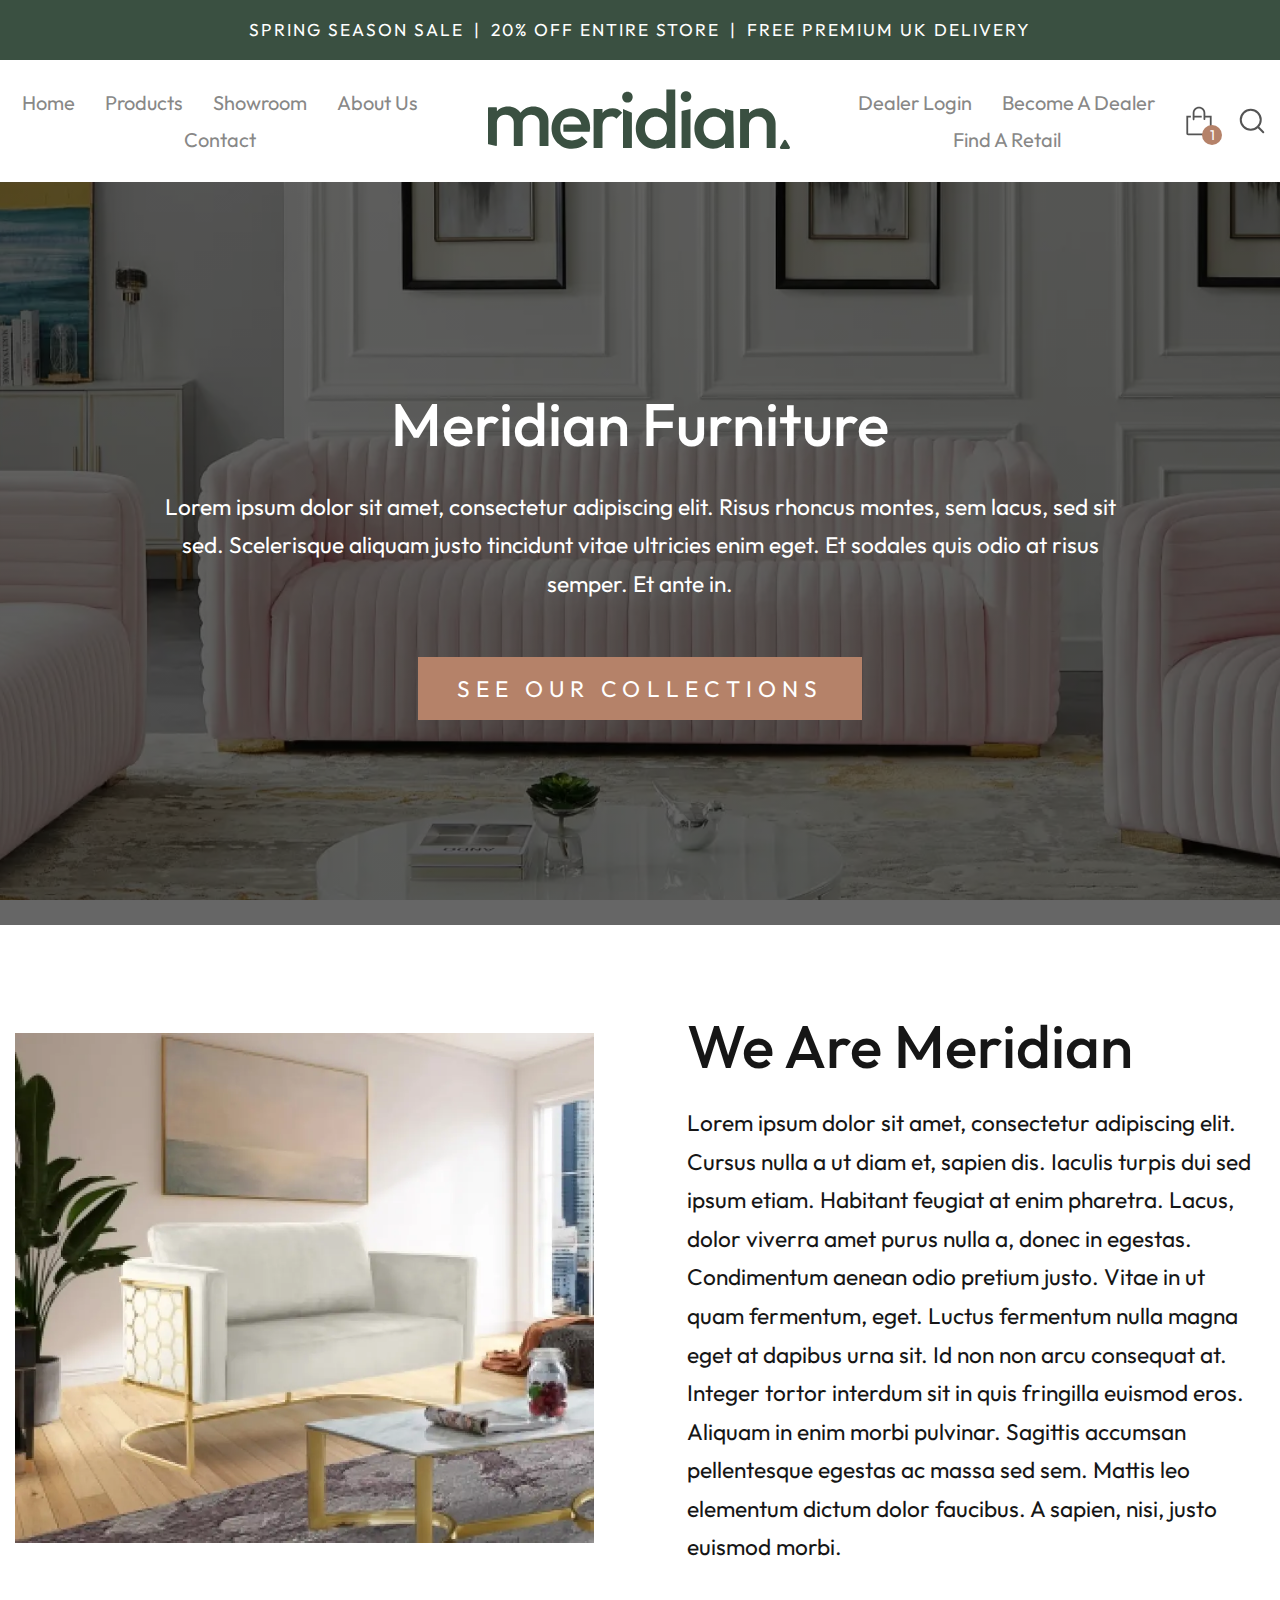
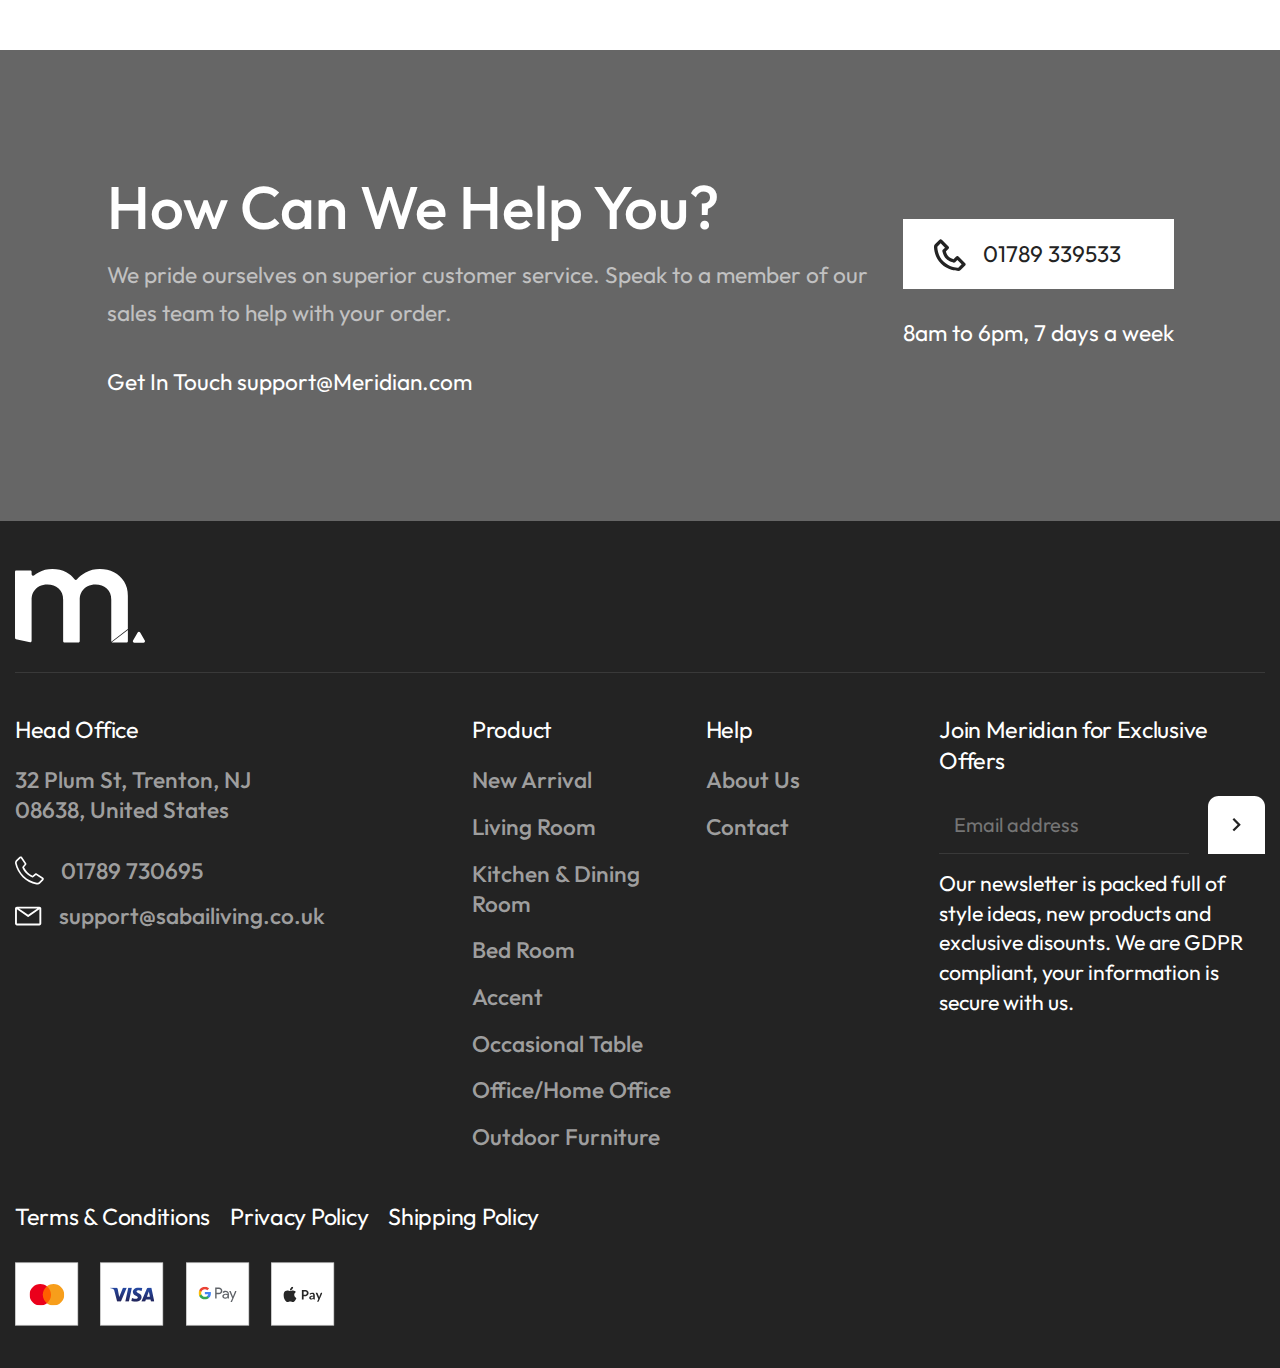
<file: about-us.html>
<!DOCTYPE html>
<html lang="en">

<head>
	<title>HomePage</title>
	<meta charset="UTF-8">
	<meta name="format-detection" content="telephone=no">
	<link rel="stylesheet" href="css/style.min.css?_v=20221226124926">
	<meta name="viewport" content="width=device-width, initial-scale=1.0">
</head>

<body>
	<div class="wrapper">
		<header class="header">
			<div class="header__up-header up-header">
				<div class="up-header__container">spring seaSon sale <span>|</span> 20% off entire store <span>|</span> Free Premium UK Delivery</div>
			</div>
			<div class="header__container">
				<div class="header__body">
					<div class="header__menu menu">
						<nav class="menu__body menu__body_left">
							<ul data-da=".menu__body_right,940" class="menu__list">
								<li class="menu__item"><a href="index.html" class="menu__link">Home</a></li>
								<li class="menu__item"><a href="catalog.html" class="menu__link">Products</a></li>
								<li class="menu__item"><a href="product-page.html" class="menu__link">Showroom</a></li>
								<li class="menu__item"><a href="about-us.html" class="menu__link">About Us</a></li>
								<li class="menu__item"><a href="contact-us.html" class="menu__link">Contact</a></li>
							</ul>
						</nav>
					</div>
					<a href="index.html" data-da=".header__menu,1105,0" class="header__logo"><img src="img/logo.svg" alt="Logo"></a>
					<div class="header__menu menu">
						<nav class="menu__body menu__body_right">
							<ul class="menu__list menu__list_2">
								<li class="menu__item"><a href="" class="menu__link menu__link_2">Dealer Login</a></li>
								<li class="menu__item"><a href="" class="menu__link menu__link_2">Become A Dealer</a></li>
								<li class="menu__item"><a href="" class="menu__link menu__link_2">Find A Retail</a></li>
							</ul>
						</nav>
						<div class="menu__actions">
							<a href="cart.html" class="menu__cart">
								<img src="img/icons/cart.svg" alt="Icon Cart">
								<span>1</span>
							</a>
							<div class="menu__search">
								<a href="#" class="menu__search_icon">
									<img src="img/icons/search.svg" alt="Icon Search">
								</a>
								<form action="#" class="menu__search_field">
									<input type="text" placeholder="Search...">
								</form>
							</div>
							<button type="button" class="menu__icon icon-menu"><span></span></button>
						</div>
					</div>
				</div>
			</div>
		</header>
		<main class="page page__about-us">
			<section class="about-us__bg">
				<div class="about-us__container">
					<h2 class="about-us__title title">Meridian Furniture</h2>
					<p class="about-us__text text">Lorem ipsum dolor sit amet, consectetur adipiscing elit. Risus rhoncus montes, sem lacus, sed sit sed. Scelerisque aliquam justo tincidunt vitae ultricies enim eget. Et sodales quis odio at risus semper. Et ante in.</p>
					<button type="button" class="button about-us__button">See Our Collections</button>
				</div>
			</section>
			<section class="about-us__container">
				<div class="about-us__body">
					<div class="about-us__image"><picture><source srcset="img/about-us/about-us-img.webp" type="image/webp"><img src="img/about-us/about-us-img.jpg" alt="Image"></picture></div>
					<div class="about-us__content content-about-us">
						<h2 class="content-about-us__title title">We Are Meridian</h2>
						<p class="content-about-us__text text">Lorem ipsum dolor sit amet, consectetur adipiscing elit. Cursus nulla a ut diam et, sapien dis. Iaculis turpis dui sed
							ipsum etiam. Habitant feugiat at enim pharetra. Lacus, dolor viverra amet purus nulla a, donec in egestas. Condimentum
							aenean odio pretium justo. Vitae in ut quam fermentum, eget. Luctus fermentum nulla magna eget at dapibus urna sit. Id
							non non arcu consequat at. Integer tortor interdum sit in quis fringilla euismod eros. Aliquam in enim morbi pulvinar.
							Sagittis accumsan pellentesque egestas ac massa sed sem. Mattis leo elementum dictum dolor faucibus. A sapien, nisi,
							justo euismod morbi.</p>
					</div>
				</div>
			</section>
		</main>
		<section class="get-support">
			<div class="get-support__container">
				<div class="get-support__content content-get-support">
					<h2 class="content-get-support__title title title_white">How Can We Help You?</h2>
					<p class="content-get-support__text text">We pride ourselves on superior customer service. Speak to a member of our sales team to help with your order.</p>
					<div class="content-get-support__link text">Get In Touch <a href="mailto:support@Meridian.com">support@Meridian.com</a></div>
				</div>
				<div class="get-support__contact contact-get-support">
					<a href="tel:01789339533" class="contact-get-support__button">01789 339533</a>
					<div class="contact-get-support__info text">8am to 6pm, 7 days a week</div>
				</div>
			</div>
		</section>
		<footer class="footer">
			<div class="footer__container">
				<a href="" class="footer__logo"><img src="img/logo-footer.svg" alt="Logo"></a>
				<div class="footer__main">
					<div class="footer_column">
						<h5 class="footer__title">Head Office</h5>
						<a href="" target="_blank" class="footer__link">32 Plum St, Trenton, NJ 08638, United States</a>
						<div class="footer__contacts contacts">
							<a href="tel:01789730695" class="contacts__body">
								<svg width="29" height="29" viewBox="0 0 29 29" fill="none" xmlns="http://www.w3.org/2000/svg">
									<path d="M22.2644 28.5332C21.9842 28.5324 21.7048 28.5017 21.4311 28.4415C16.2199 27.3635 11.4191 24.836 7.58107 21.1498C3.82496 17.4556 1.2199 12.752 0.0810707 7.60818C-0.0532115 6.9671 -0.0202534 6.30226 0.176774 5.67761C0.373802 5.05296 0.728269 4.48952 1.20607 4.04151L4.5394 0.833178C4.70966 0.672168 4.91195 0.548869 5.13309 0.47133C5.35422 0.39379 5.58921 0.363753 5.82274 0.383178C6.06487 0.408439 6.29854 0.486439 6.5073 0.611693C6.71605 0.736948 6.89484 0.906415 7.03107 1.10818L11.1977 7.26651C11.354 7.50546 11.4294 7.78826 11.4129 8.07329C11.3964 8.35832 11.2889 8.63052 11.1061 8.84984L9.01441 11.3498C9.84745 13.1936 11.0272 14.8599 12.4894 16.2582C13.9422 17.7072 15.6593 18.8642 17.5477 19.6665L20.1394 17.6082C20.3571 17.4361 20.622 17.3344 20.8988 17.3166C21.1757 17.2987 21.4514 17.3655 21.6894 17.5082L27.9811 21.5748C28.197 21.7038 28.3809 21.8799 28.5191 22.09C28.6573 22.3001 28.7462 22.5387 28.779 22.788C28.8119 23.0373 28.7879 23.2908 28.7089 23.5296C28.6299 23.7683 28.4979 23.986 28.3227 24.1665L25.0727 27.3832C24.7036 27.7505 24.2654 28.0413 23.7834 28.2386C23.3015 28.436 22.7852 28.5361 22.2644 28.5332ZM5.6894 2.03318L2.35607 5.24151C2.08728 5.49197 1.88831 5.80808 1.77873 6.15875C1.66914 6.50942 1.65272 6.88257 1.73107 7.24151C2.79001 12.0683 5.22417 16.4851 8.7394 19.9582C12.3512 23.4261 16.8691 25.8035 21.7727 26.8165C22.1439 26.8941 22.5285 26.8784 22.8921 26.7708C23.2557 26.6631 23.5869 26.467 23.8561 26.1998L27.1061 22.9832L21.0311 19.0582L18.2477 21.2748C18.1412 21.3592 18.0156 21.4162 17.882 21.4409C17.7484 21.4656 17.6107 21.4572 17.4811 21.4165C15.17 20.565 13.0756 19.2133 11.3477 17.4582C9.56053 15.7892 8.17326 13.7382 7.2894 11.4582C7.25201 11.3201 7.25077 11.1748 7.2858 11.0362C7.32082 10.8975 7.39094 10.7702 7.4894 10.6665L9.7394 7.97485L5.6894 2.03318Z" fill="white" />
								</svg>
								<div class="contacts__link footer__link">01789 730695</div>
							</a>
							<a href="mailto:support@sabailiving.co.uk" class="contacts__body">
								<svg width="27" height="20" viewBox="0 0 27 20" fill="none" xmlns="http://www.w3.org/2000/svg">
									<path d="M24.4062 0.625H1.90625C1.40897 0.625 0.932055 0.822544 0.580425 1.17417C0.228794 1.52581 0.03125 2.00272 0.03125 2.5V17.5C0.03125 17.9973 0.228794 18.4742 0.580425 18.8258C0.932055 19.1775 1.40897 19.375 1.90625 19.375H24.4062C24.9035 19.375 25.3804 19.1775 25.7321 18.8258C26.0837 18.4742 26.2812 17.9973 26.2812 17.5V2.5C26.2812 2.00272 26.0837 1.52581 25.7321 1.17417C25.3804 0.822544 24.9035 0.625 24.4062 0.625ZM22.3438 2.5L13.1562 8.85625L3.96875 2.5H22.3438ZM1.90625 17.5V3.35312L12.6219 10.7687C12.7788 10.8776 12.9653 10.936 13.1562 10.936C13.3472 10.936 13.5337 10.8776 13.6906 10.7687L24.4062 3.35312V17.5H1.90625Z" fill="white" />
								</svg>
								<div class="contacts__link footer__link">support@sabailiving.co.uk</div>
							</a>
						</div>
					</div>
					<div data-spollers="700,max" class="footer_column">
						<div class="footer__spoller">
							<h5 data-spoller class="footer__title title_spoller">Product</h5>
							<div>
								<ul class="footer__list">
									<li class="footer__item"><a href="" class="footer__link">New Arrival</a></li>
									<li class="footer__item"><a href="" class="footer__link">Living Room</a></li>
									<li class="footer__item"><a href="" class="footer__link">Kitchen & Dining Room</a></li>
									<li class="footer__item"><a href="" class="footer__link">Bed Room</a></li>
									<li class="footer__item"><a href="" class="footer__link">Accent</a></li>
									<li class="footer__item"><a href="" class="footer__link">Occasional Table</a></li>
									<li class="footer__item"><a href="" class="footer__link">Office/Home Office</a></li>
									<li class="footer__item"><a href="" class="footer__link">Outdoor Furniture</a></li>
								</ul>
							</div>
						</div>
					</div>
					<div data-spollers="700,max" class="footer_column">
						<h5 data-spoller class="footer__title title_spoller">Help</h5>
						<div>
							<ul class="footer__list">
								<li class="footer__item"><a href="" class="footer__link">About Us</a></li>
								<li class="footer__item"><a href="" class="footer__link">Contact</a></li>
							</ul>
						</div>
					</div>
					<div class="footer_column">
						<h5 class="footer__title">Join Meridian for Exclusive Offers</h5>
						<form action="#" class="footer__form form-footer">
							<input type="email" data-error="Error" placeholder="Email address" class="form-footer__input">
							<button type="submit" class="form-footer__button">
								<svg width="9" height="14" viewBox="0 0 9 14" fill="none" xmlns="http://www.w3.org/2000/svg">
									<path d="M0.538818 11.7628L5.63326 6.66838L0.538818 1.57393L2.11104 0.00170898L8.77771 6.66838L2.11104 13.335L0.538818 11.7628Z" fill="#232323" />
								</svg>
							</button>
						</form>
						<p class="footer__text">Our newsletter is packed full of style ideas, new products and exclusive disounts. We are GDPR compliant, your
							information is secure with us.</p>
					</div>
				</div>
				<div class="footer__bottom bottom-footer">
					<ul class="bottom-footer__list">
						<li class="bottom-footer__item"><a href="" class="bottom-footer__link">Terms & Conditions</a></li>
						<li class="bottom-footer__item"><a href="" class="bottom-footer__link">Privacy Policy</a></li>
						<li class="bottom-footer__item"><a href="" class="bottom-footer__link">Shipping Policy</a></li>
					</ul>
					<div class="bottom-footer__payment payment">
						<a href="#" class="payment__link"><img src="img/footer/icon-1.svg" alt="Icon"></a>
						<a href="#" class="payment__link"><img src="img/footer/icon-2.svg" alt="Icon"></a>
						<a href="#" class="payment__link"><img src="img/footer/icon-3.svg" alt="Icon"></a>
						<a href="#" class="payment__link"><img src="img/footer/icon-4.svg" alt="Icon"></a>
					</div>
				</div>
			</div>
		</footer>
	</div>
	<script src="js/app.min.js?_v=20221226124926"></script>
</body>

</html>
</file>
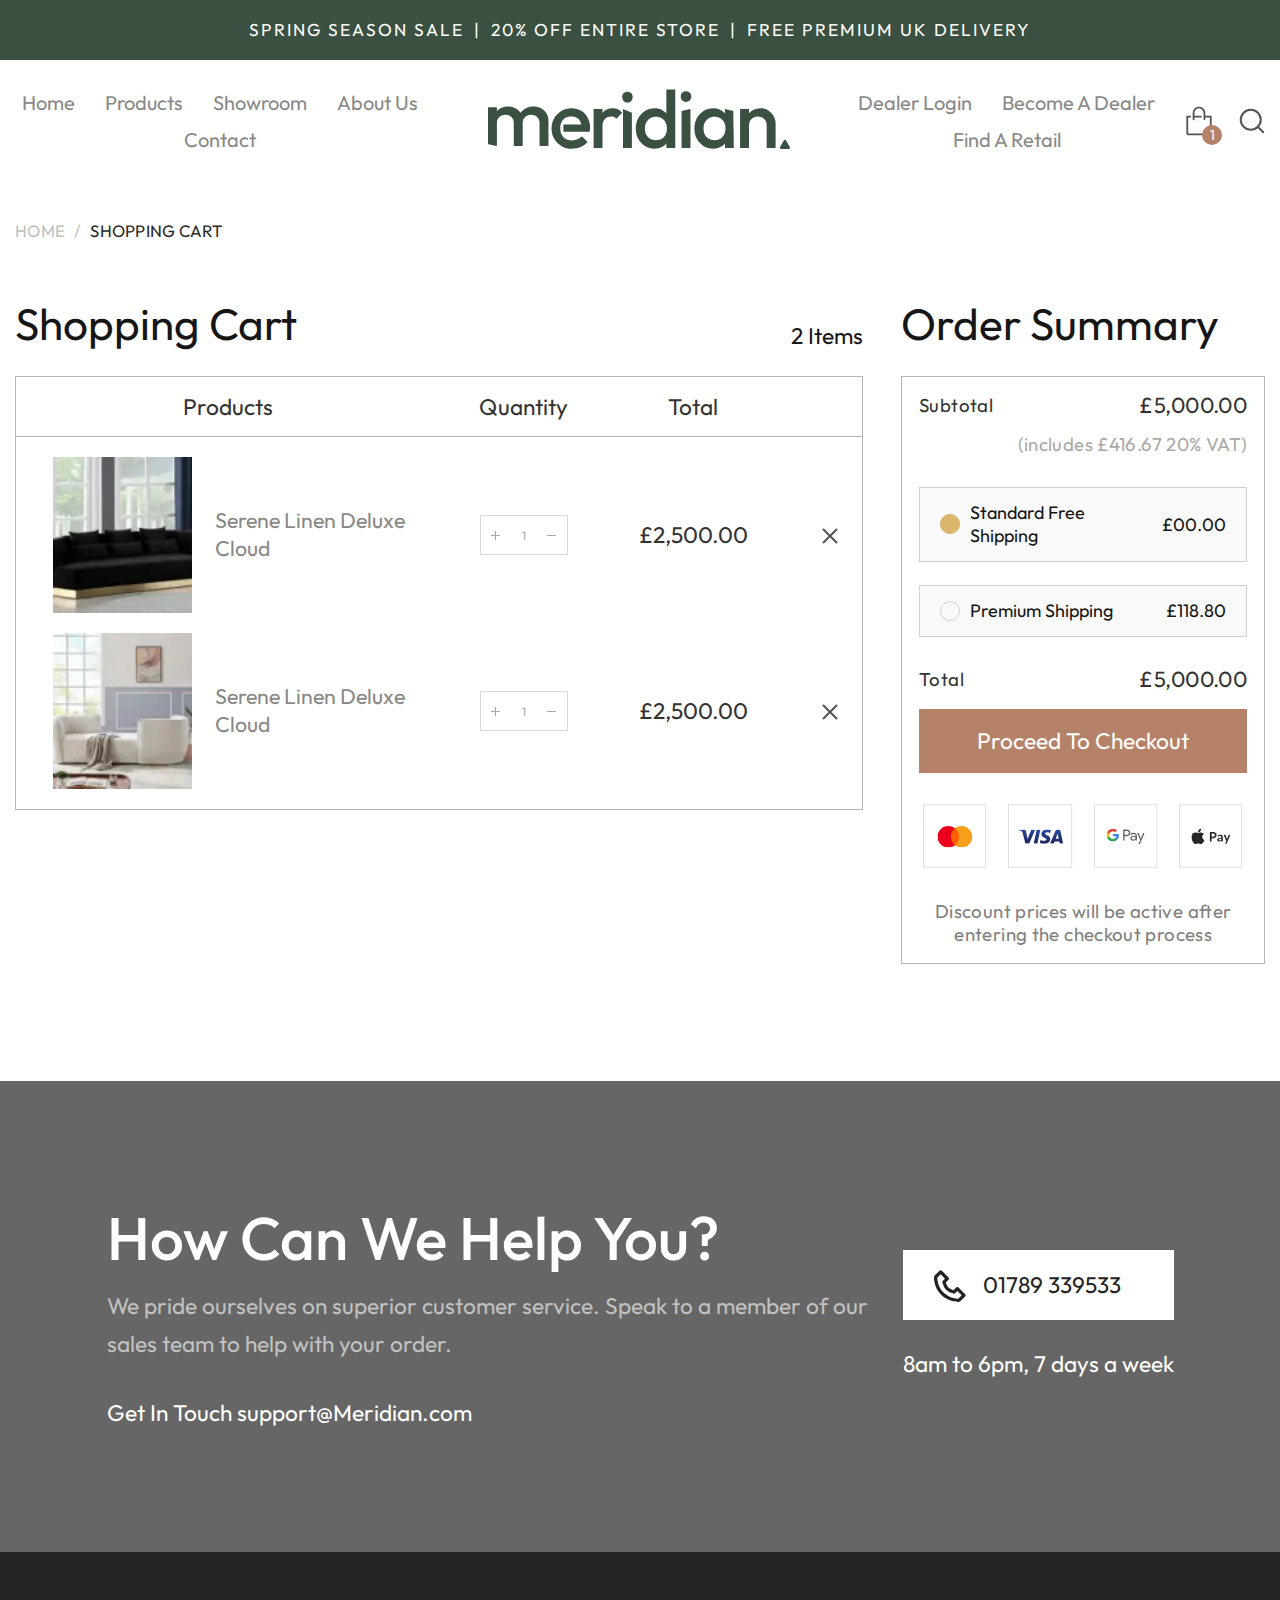
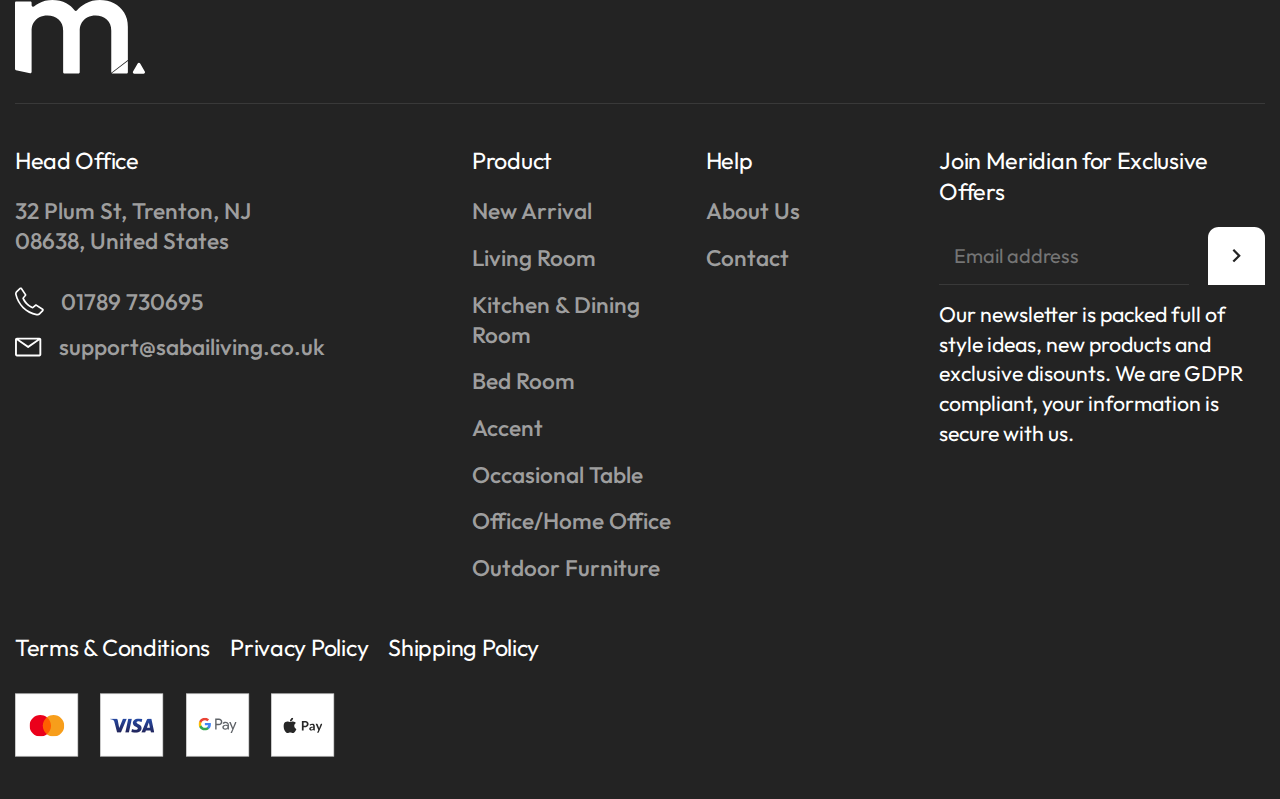
<file: cart.html>
<!DOCTYPE html>
<html lang="en">

<head>
	<title>HomePage</title>
	<meta charset="UTF-8">
	<meta name="format-detection" content="telephone=no">
	<link rel="stylesheet" href="css/style.min.css?_v=20221226124926">
	<meta name="viewport" content="width=device-width, initial-scale=1.0">
</head>

<body>
	<div class="wrapper">
		<header class="header">
			<div class="header__up-header up-header">
				<div class="up-header__container">spring seaSon sale <span>|</span> 20% off entire store <span>|</span> Free Premium UK Delivery</div>
			</div>
			<div class="header__container">
				<div class="header__body">
					<div class="header__menu menu">
						<nav class="menu__body menu__body_left">
							<ul data-da=".menu__body_right,940" class="menu__list">
								<li class="menu__item"><a href="index.html" class="menu__link">Home</a></li>
								<li class="menu__item"><a href="catalog.html" class="menu__link">Products</a></li>
								<li class="menu__item"><a href="product-page.html" class="menu__link">Showroom</a></li>
								<li class="menu__item"><a href="about-us.html" class="menu__link">About Us</a></li>
								<li class="menu__item"><a href="contact-us.html" class="menu__link">Contact</a></li>
							</ul>
						</nav>
					</div>
					<a href="index.html" data-da=".header__menu,1105,0" class="header__logo"><img src="img/logo.svg" alt="Logo"></a>
					<div class="header__menu menu">
						<nav class="menu__body menu__body_right">
							<ul class="menu__list menu__list_2">
								<li class="menu__item"><a href="" class="menu__link menu__link_2">Dealer Login</a></li>
								<li class="menu__item"><a href="" class="menu__link menu__link_2">Become A Dealer</a></li>
								<li class="menu__item"><a href="" class="menu__link menu__link_2">Find A Retail</a></li>
							</ul>
						</nav>
						<div class="menu__actions">
							<a href="cart.html" class="menu__cart">
								<img src="img/icons/cart.svg" alt="Icon Cart">
								<span>1</span>
							</a>
							<div class="menu__search">
								<a href="#" class="menu__search_icon">
									<img src="img/icons/search.svg" alt="Icon Search">
								</a>
								<form action="#" class="menu__search_field">
									<input type="text" placeholder="Search...">
								</form>
							</div>
							<button type="button" class="menu__icon icon-menu"><span></span></button>
						</div>
					</div>
				</div>
			</div>
		</header>
		<main class="page page__shopping-cart shopping-cart">
			<section class="shopping-cart__container">
				<nav class="shopping-cart__breadcrumbs breadcrumbs">
					<ul class="breadcrumbs__list">
						<li class="breadcrumbs__item">
							<a href="" class="breadcrumbs__link">Home<span class="breadcrumbs__slash">/</span></a>
						</li>
						<li class="breadcrumbs__item">
							<span class="breadcrumbs__link breadcrumbs__current">SHOPPING CART</span>
						</li>
					</ul>
				</nav>
				<div class="shopping-cart__body">
					<div class="shopping-cart__cart-table cart-table">
						<div class="cart-table__info">
							<h2 class="cart-table__title">Shopping Cart</h2>
							<div class="cart-table__values">2 Items</div>
						</div>
						<div class="cart-table__table">
							<div class="cart-table__header">Products</div>
							<div class="cart-table__header">Quantity</div>
							<div class="cart-table__header">Total</div>
							<div class="cart-table__header"></div>
							<div class="cart-table__product">
								<a href="" class="cart-table__image-ibg"><picture><source srcset="img/shopping-cart/shopping-cart-img-1.webp" type="image/webp"><img src="img/shopping-cart/shopping-cart-img-1.jpg" alt="Image"></picture></a>
								<a href="" class="cart-table__product-name">Serene Linen Deluxe Cloud</a>
							</div>
							<div class="cart-table__quantity">
								<div data-quantity class="quantity">
									<button data-quantity-plus type="button" class="quantity__button quantity__button_plus"></button>
									<div class="quantity__input">
										<input data-quantity-value autocomplete="off" type="text" name="form[]" value="1">
									</div>
									<button data-quantity-minus type="button" class="quantity__button quantity__button_minus"></button>
								</div>
							</div>
							<div data-da=".cart-table__quantity, 479.98" class="cart-table__total">£2,500.00</div>
							<button class="cart-table__cancel"></button>
							<div class="cart-table__product">
								<a href="" class="cart-table__image-ibg"><picture><source srcset="img/shopping-cart/shopping-cart-img-2.webp" type="image/webp"><img src="img/shopping-cart/shopping-cart-img-2.jpg" alt="Image"></picture></a>
								<a href="" class="cart-table__product-name">Serene Linen Deluxe Cloud</a>
							</div>
							<div class="cart-table__quantity cart-table__quantity_2">
								<div data-quantity class="quantity">
									<button data-quantity-plus type="button" class="quantity__button quantity__button_plus"></button>
									<div class="quantity__input">
										<input data-quantity-value autocomplete="off" type="text" name="form[]" value="1">
									</div>
									<button data-quantity-minus type="button" class="quantity__button quantity__button_minus"></button>
								</div>
							</div>
							<div data-da=".cart-table__quantity_2, 479.98" class="cart-table__total">£2,500.00</div>
							<button class="cart-table__cancel"></button>
						</div>
					</div>
					<div class="shopping-cart__order-sum order-sum">
						<h2 class="order-sum__title">Order Summary</h2>
						<div class="order-sum__table">
							<div class="order-sum__subtotal subtotal">
								<div class="subtotal__title">Subtotal</div>
								<div class="subtotal__value">£5,000.00</div>
							</div>
							<div class="order-sum__info">(includes £416.67 20% VAT)</div>
							<div class="order-sum__options options">
								<div class="options__item">
									<input id="o_1" class="options__input" checked type="radio" value="1" name="option">
									<label for="o_1" class="options__label"><span class="options__text">Standard Free Shipping</span><span class="options__price">£00.00</span></label>
								</div>
								<div class="options__item">
									<input id="o_2" class="options__input" type="radio" value="2" name="option">
									<label for="o_2" class="options__label"><span class="options__text">Premium Shipping</span><span class="options__price">£118.80</span></label>
								</div>
							</div>
							<div class="order-sum__total subtotal">
								<div class="subtotal__title">Total</div>
								<div class="subtotal__value">£5,000.00</div>
							</div>
							<button type="submit" class="order-sum__button button">Proceed To Checkout</button>
							<div class="order-sum__payment payment">
								<a href="#" class="payment__link"><img src="img/footer/icon-1.svg" alt="Icon"></a>
								<a href="#" class="payment__link"><img src="img/footer/icon-2.svg" alt="Icon"></a>
								<a href="#" class="payment__link"><img src="img/footer/icon-3.svg" alt="Icon"></a>
								<a href="#" class="payment__link"><img src="img/footer/icon-4.svg" alt="Icon"></a>
							</div>
							<div class="order-sum__bottom">
								Discount prices will be active after entering the checkout process
							</div>
						</div>
					</div>
				</div>
			</section>
		</main>
		<section class="get-support">
			<div class="get-support__container">
				<div class="get-support__content content-get-support">
					<h2 class="content-get-support__title title title_white">How Can We Help You?</h2>
					<p class="content-get-support__text text">We pride ourselves on superior customer service. Speak to a member of our sales team to help with your order.</p>
					<div class="content-get-support__link text">Get In Touch <a href="mailto:support@Meridian.com">support@Meridian.com</a></div>
				</div>
				<div class="get-support__contact contact-get-support">
					<a href="tel:01789339533" class="contact-get-support__button">01789 339533</a>
					<div class="contact-get-support__info text">8am to 6pm, 7 days a week</div>
				</div>
			</div>
		</section>
		<footer class="footer">
			<div class="footer__container">
				<a href="" class="footer__logo"><img src="img/logo-footer.svg" alt="Logo"></a>
				<div class="footer__main">
					<div class="footer_column">
						<h5 class="footer__title">Head Office</h5>
						<a href="" target="_blank" class="footer__link">32 Plum St, Trenton, NJ 08638, United States</a>
						<div class="footer__contacts contacts">
							<a href="tel:01789730695" class="contacts__body">
								<svg width="29" height="29" viewBox="0 0 29 29" fill="none" xmlns="http://www.w3.org/2000/svg">
									<path d="M22.2644 28.5332C21.9842 28.5324 21.7048 28.5017 21.4311 28.4415C16.2199 27.3635 11.4191 24.836 7.58107 21.1498C3.82496 17.4556 1.2199 12.752 0.0810707 7.60818C-0.0532115 6.9671 -0.0202534 6.30226 0.176774 5.67761C0.373802 5.05296 0.728269 4.48952 1.20607 4.04151L4.5394 0.833178C4.70966 0.672168 4.91195 0.548869 5.13309 0.47133C5.35422 0.39379 5.58921 0.363753 5.82274 0.383178C6.06487 0.408439 6.29854 0.486439 6.5073 0.611693C6.71605 0.736948 6.89484 0.906415 7.03107 1.10818L11.1977 7.26651C11.354 7.50546 11.4294 7.78826 11.4129 8.07329C11.3964 8.35832 11.2889 8.63052 11.1061 8.84984L9.01441 11.3498C9.84745 13.1936 11.0272 14.8599 12.4894 16.2582C13.9422 17.7072 15.6593 18.8642 17.5477 19.6665L20.1394 17.6082C20.3571 17.4361 20.622 17.3344 20.8988 17.3166C21.1757 17.2987 21.4514 17.3655 21.6894 17.5082L27.9811 21.5748C28.197 21.7038 28.3809 21.8799 28.5191 22.09C28.6573 22.3001 28.7462 22.5387 28.779 22.788C28.8119 23.0373 28.7879 23.2908 28.7089 23.5296C28.6299 23.7683 28.4979 23.986 28.3227 24.1665L25.0727 27.3832C24.7036 27.7505 24.2654 28.0413 23.7834 28.2386C23.3015 28.436 22.7852 28.5361 22.2644 28.5332ZM5.6894 2.03318L2.35607 5.24151C2.08728 5.49197 1.88831 5.80808 1.77873 6.15875C1.66914 6.50942 1.65272 6.88257 1.73107 7.24151C2.79001 12.0683 5.22417 16.4851 8.7394 19.9582C12.3512 23.4261 16.8691 25.8035 21.7727 26.8165C22.1439 26.8941 22.5285 26.8784 22.8921 26.7708C23.2557 26.6631 23.5869 26.467 23.8561 26.1998L27.1061 22.9832L21.0311 19.0582L18.2477 21.2748C18.1412 21.3592 18.0156 21.4162 17.882 21.4409C17.7484 21.4656 17.6107 21.4572 17.4811 21.4165C15.17 20.565 13.0756 19.2133 11.3477 17.4582C9.56053 15.7892 8.17326 13.7382 7.2894 11.4582C7.25201 11.3201 7.25077 11.1748 7.2858 11.0362C7.32082 10.8975 7.39094 10.7702 7.4894 10.6665L9.7394 7.97485L5.6894 2.03318Z" fill="white" />
								</svg>
								<div class="contacts__link footer__link">01789 730695</div>
							</a>
							<a href="mailto:support@sabailiving.co.uk" class="contacts__body">
								<svg width="27" height="20" viewBox="0 0 27 20" fill="none" xmlns="http://www.w3.org/2000/svg">
									<path d="M24.4062 0.625H1.90625C1.40897 0.625 0.932055 0.822544 0.580425 1.17417C0.228794 1.52581 0.03125 2.00272 0.03125 2.5V17.5C0.03125 17.9973 0.228794 18.4742 0.580425 18.8258C0.932055 19.1775 1.40897 19.375 1.90625 19.375H24.4062C24.9035 19.375 25.3804 19.1775 25.7321 18.8258C26.0837 18.4742 26.2812 17.9973 26.2812 17.5V2.5C26.2812 2.00272 26.0837 1.52581 25.7321 1.17417C25.3804 0.822544 24.9035 0.625 24.4062 0.625ZM22.3438 2.5L13.1562 8.85625L3.96875 2.5H22.3438ZM1.90625 17.5V3.35312L12.6219 10.7687C12.7788 10.8776 12.9653 10.936 13.1562 10.936C13.3472 10.936 13.5337 10.8776 13.6906 10.7687L24.4062 3.35312V17.5H1.90625Z" fill="white" />
								</svg>
								<div class="contacts__link footer__link">support@sabailiving.co.uk</div>
							</a>
						</div>
					</div>
					<div data-spollers="700,max" class="footer_column">
						<div class="footer__spoller">
							<h5 data-spoller class="footer__title title_spoller">Product</h5>
							<div>
								<ul class="footer__list">
									<li class="footer__item"><a href="" class="footer__link">New Arrival</a></li>
									<li class="footer__item"><a href="" class="footer__link">Living Room</a></li>
									<li class="footer__item"><a href="" class="footer__link">Kitchen & Dining Room</a></li>
									<li class="footer__item"><a href="" class="footer__link">Bed Room</a></li>
									<li class="footer__item"><a href="" class="footer__link">Accent</a></li>
									<li class="footer__item"><a href="" class="footer__link">Occasional Table</a></li>
									<li class="footer__item"><a href="" class="footer__link">Office/Home Office</a></li>
									<li class="footer__item"><a href="" class="footer__link">Outdoor Furniture</a></li>
								</ul>
							</div>
						</div>
					</div>
					<div data-spollers="700,max" class="footer_column">
						<h5 data-spoller class="footer__title title_spoller">Help</h5>
						<div>
							<ul class="footer__list">
								<li class="footer__item"><a href="" class="footer__link">About Us</a></li>
								<li class="footer__item"><a href="" class="footer__link">Contact</a></li>
							</ul>
						</div>
					</div>
					<div class="footer_column">
						<h5 class="footer__title">Join Meridian for Exclusive Offers</h5>
						<form action="#" class="footer__form form-footer">
							<input type="email" data-error="Error" placeholder="Email address" class="form-footer__input">
							<button type="submit" class="form-footer__button">
								<svg width="9" height="14" viewBox="0 0 9 14" fill="none" xmlns="http://www.w3.org/2000/svg">
									<path d="M0.538818 11.7628L5.63326 6.66838L0.538818 1.57393L2.11104 0.00170898L8.77771 6.66838L2.11104 13.335L0.538818 11.7628Z" fill="#232323" />
								</svg>
							</button>
						</form>
						<p class="footer__text">Our newsletter is packed full of style ideas, new products and exclusive disounts. We are GDPR compliant, your
							information is secure with us.</p>
					</div>
				</div>
				<div class="footer__bottom bottom-footer">
					<ul class="bottom-footer__list">
						<li class="bottom-footer__item"><a href="" class="bottom-footer__link">Terms & Conditions</a></li>
						<li class="bottom-footer__item"><a href="" class="bottom-footer__link">Privacy Policy</a></li>
						<li class="bottom-footer__item"><a href="" class="bottom-footer__link">Shipping Policy</a></li>
					</ul>
					<div class="bottom-footer__payment payment">
						<a href="#" class="payment__link"><img src="img/footer/icon-1.svg" alt="Icon"></a>
						<a href="#" class="payment__link"><img src="img/footer/icon-2.svg" alt="Icon"></a>
						<a href="#" class="payment__link"><img src="img/footer/icon-3.svg" alt="Icon"></a>
						<a href="#" class="payment__link"><img src="img/footer/icon-4.svg" alt="Icon"></a>
					</div>
				</div>
			</div>
		</footer>
	</div>
	<script src="js/app.min.js?_v=20221226124926"></script>
</body>

</html>
</file>
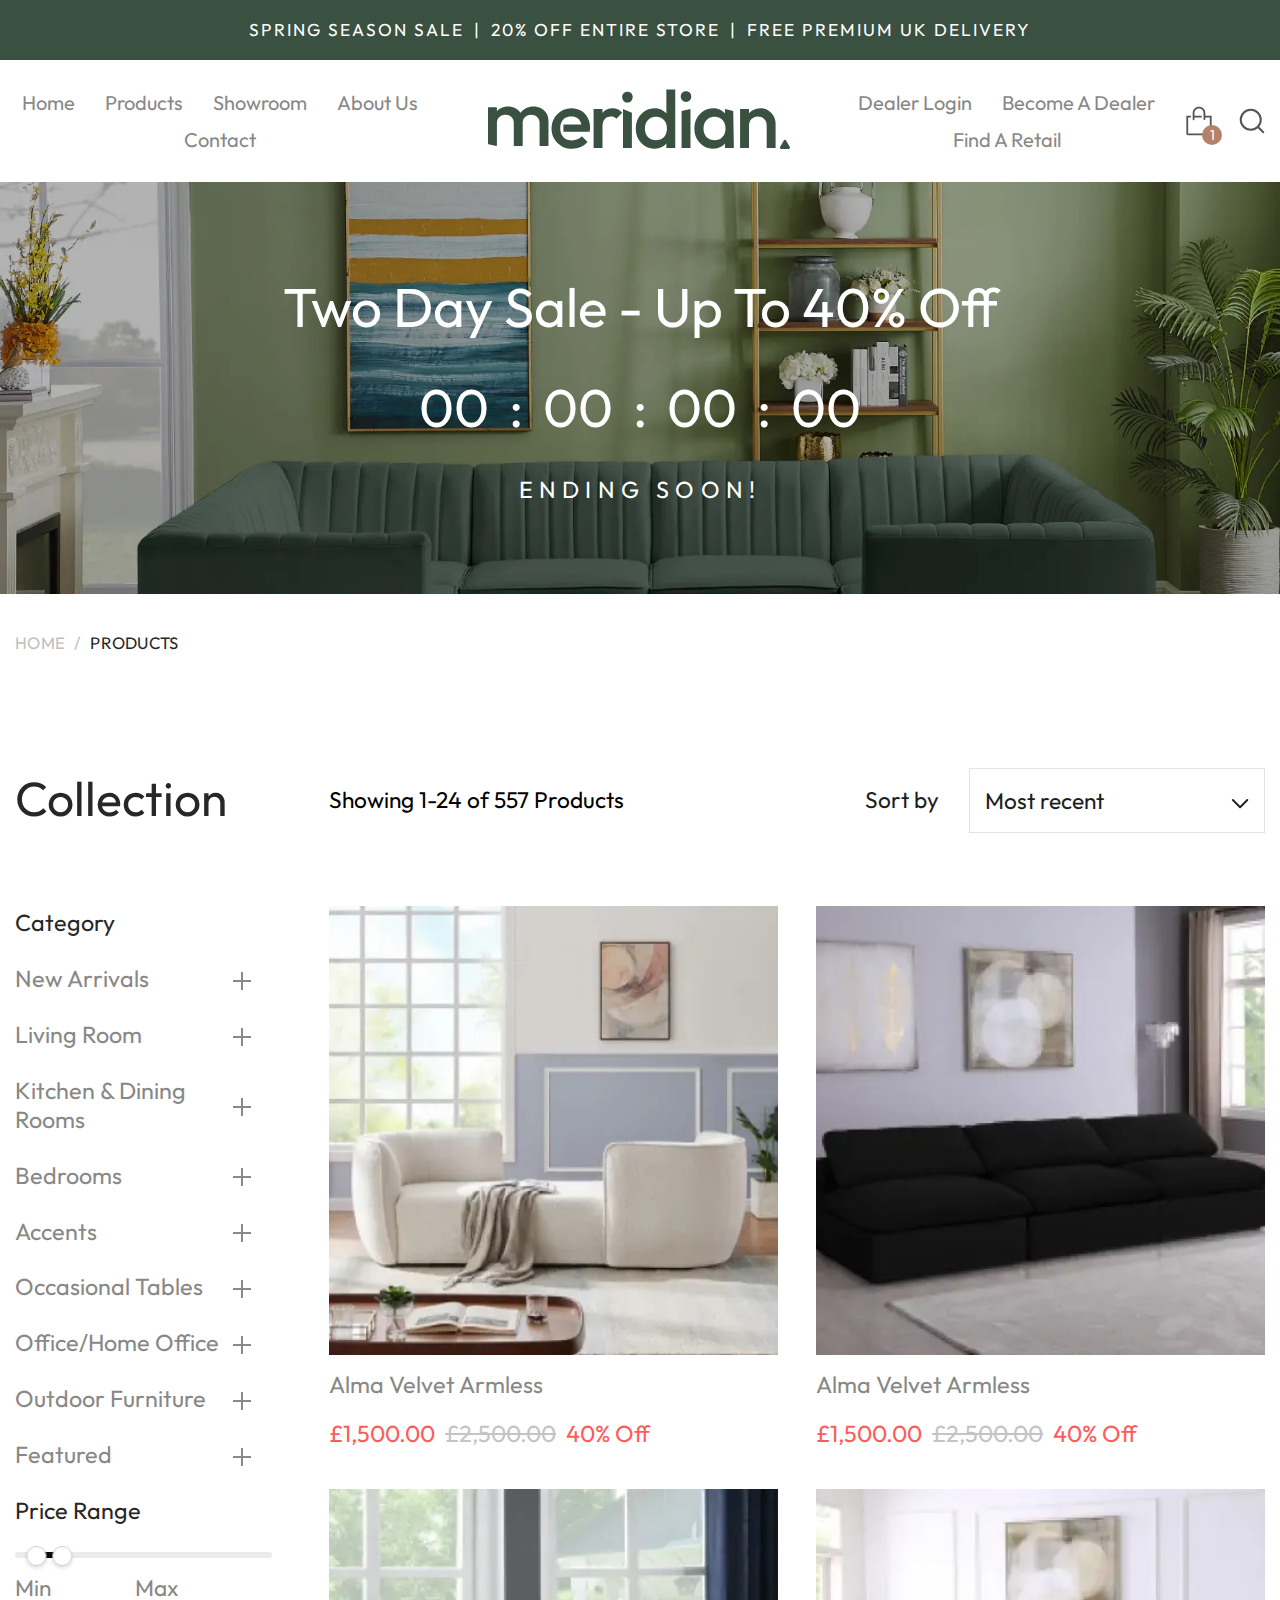
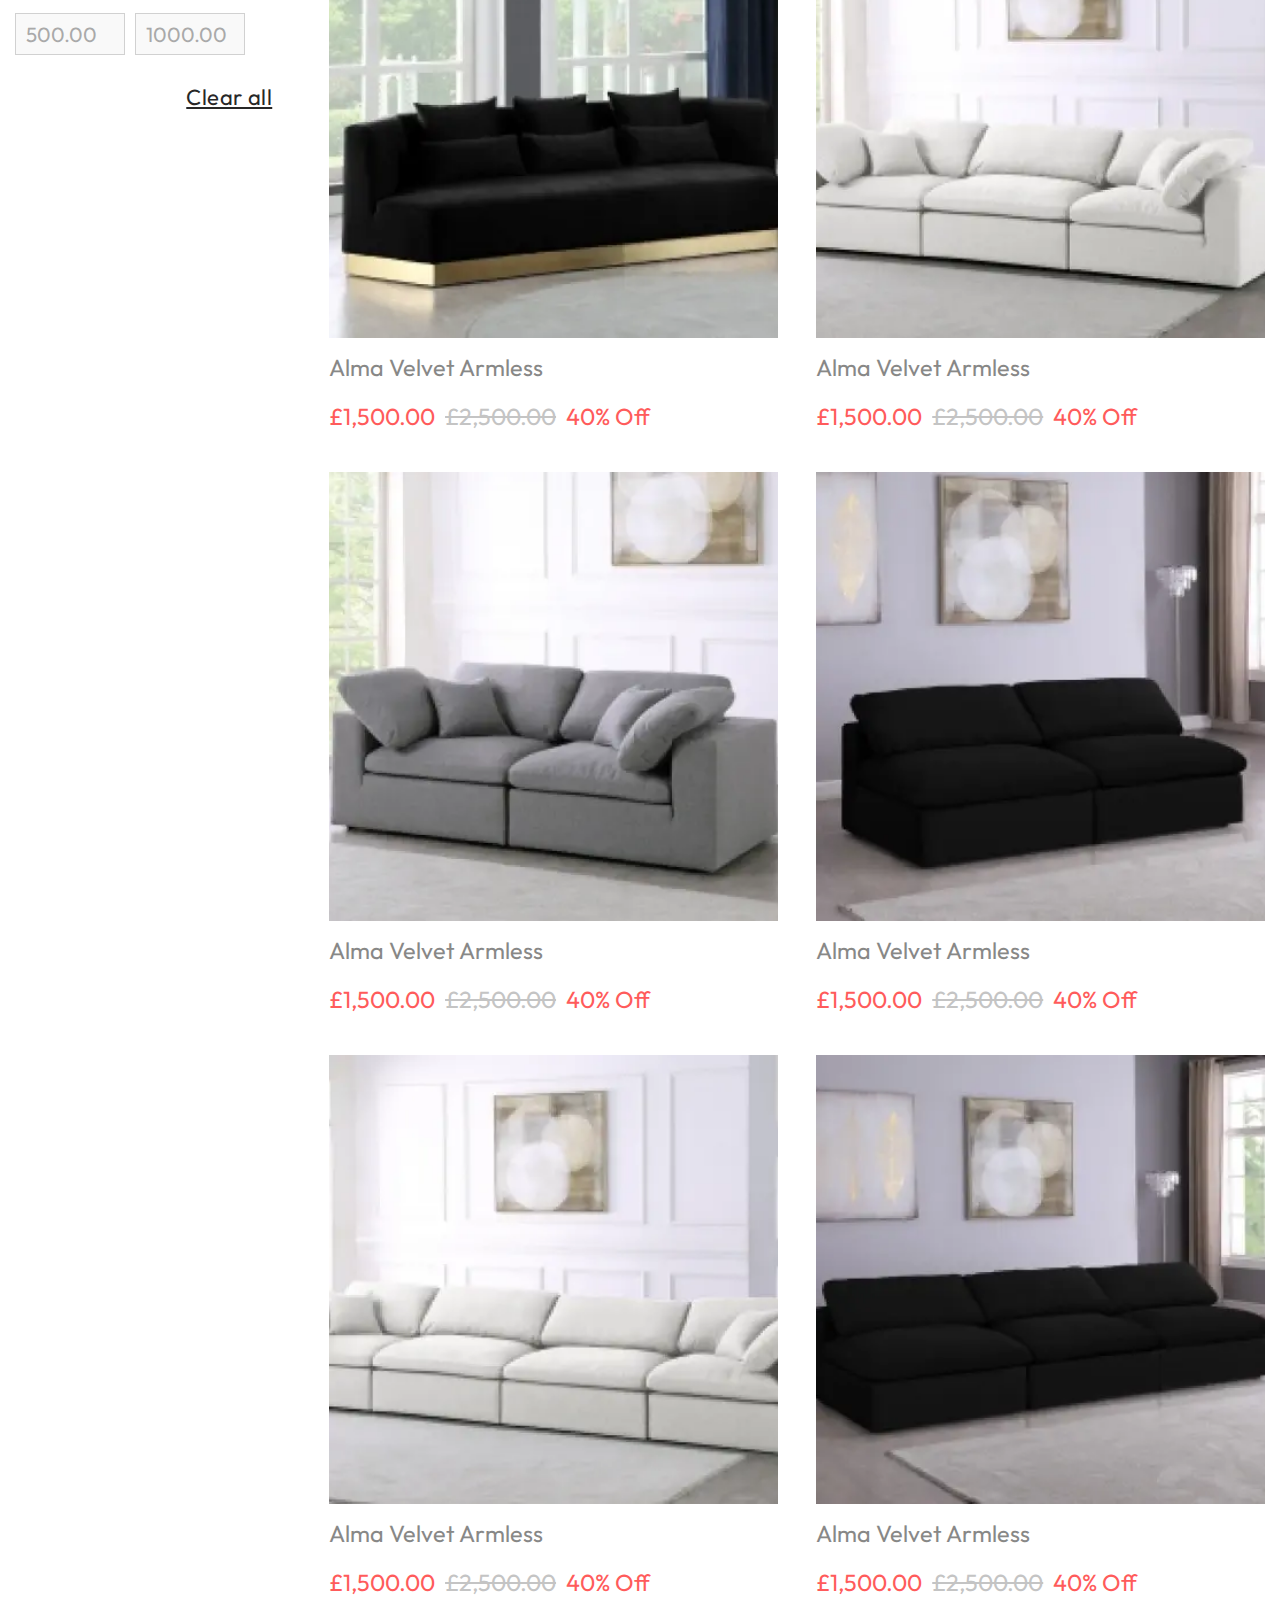
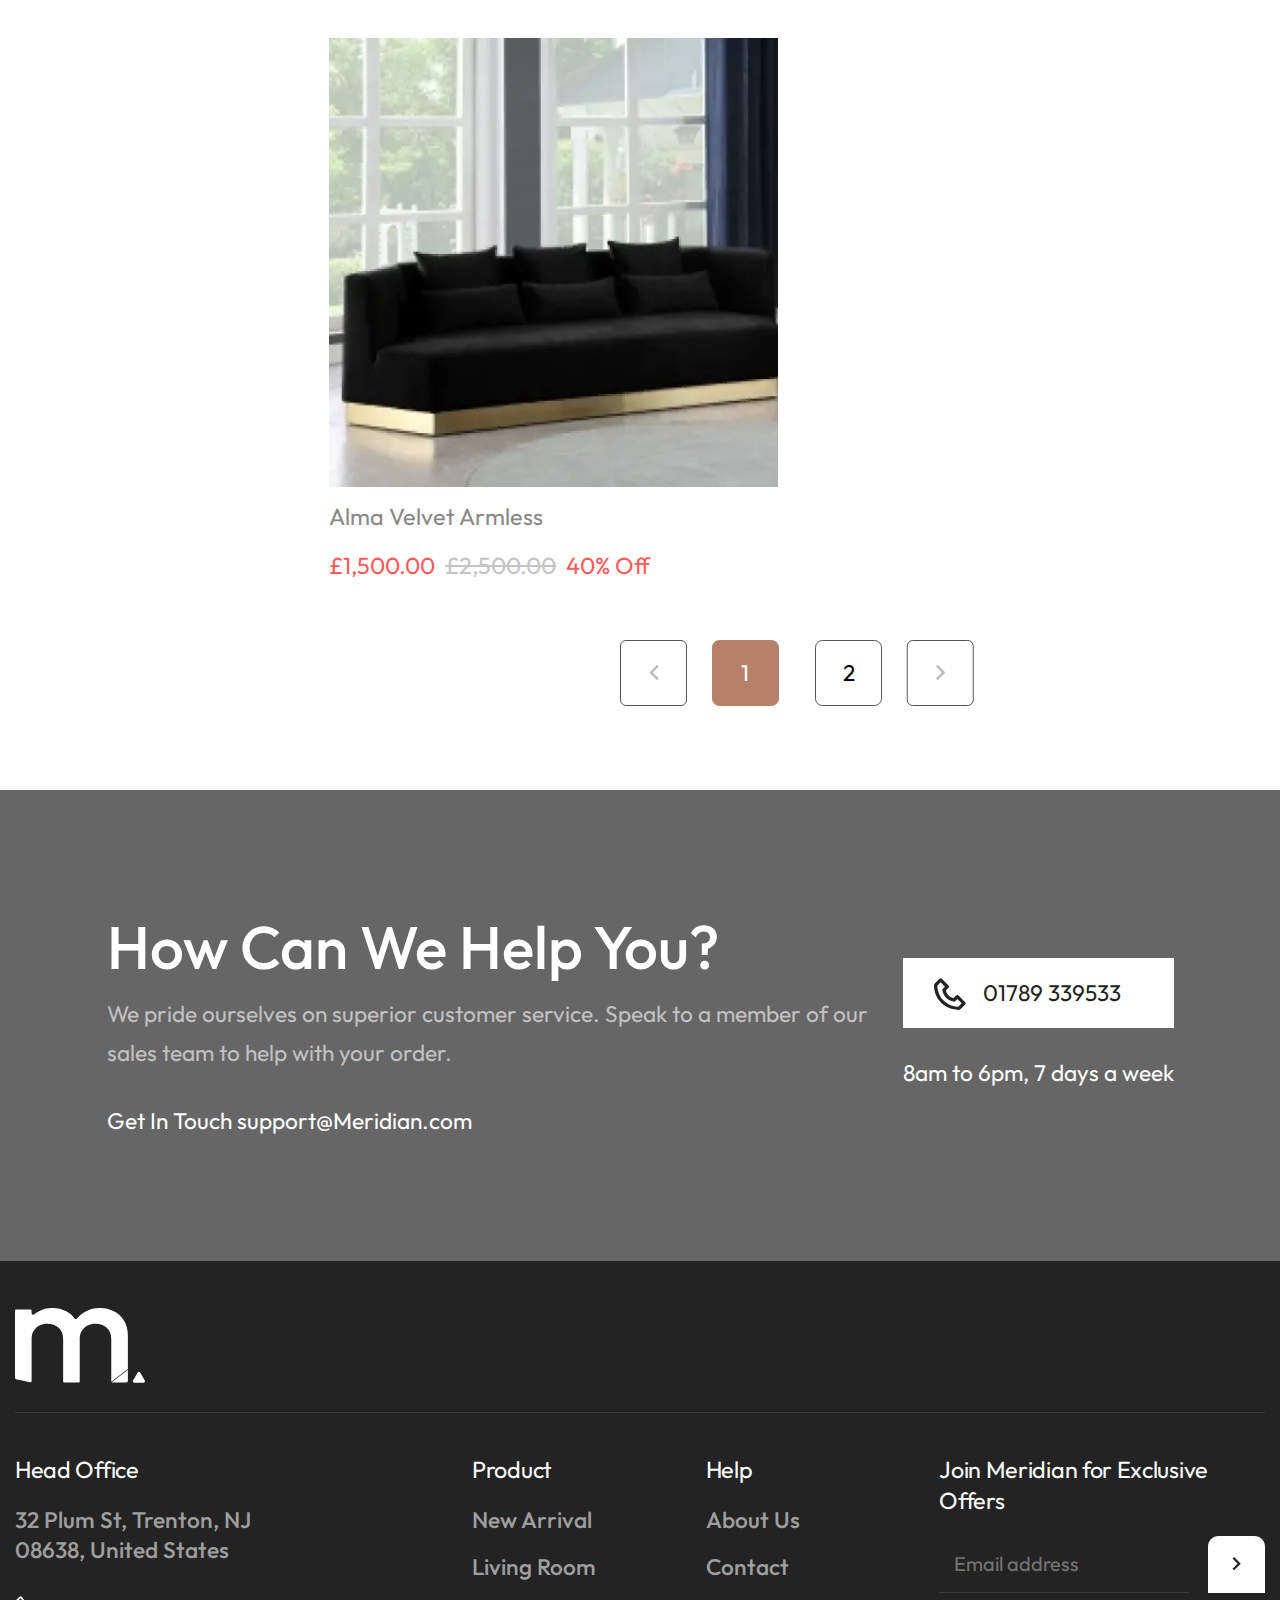
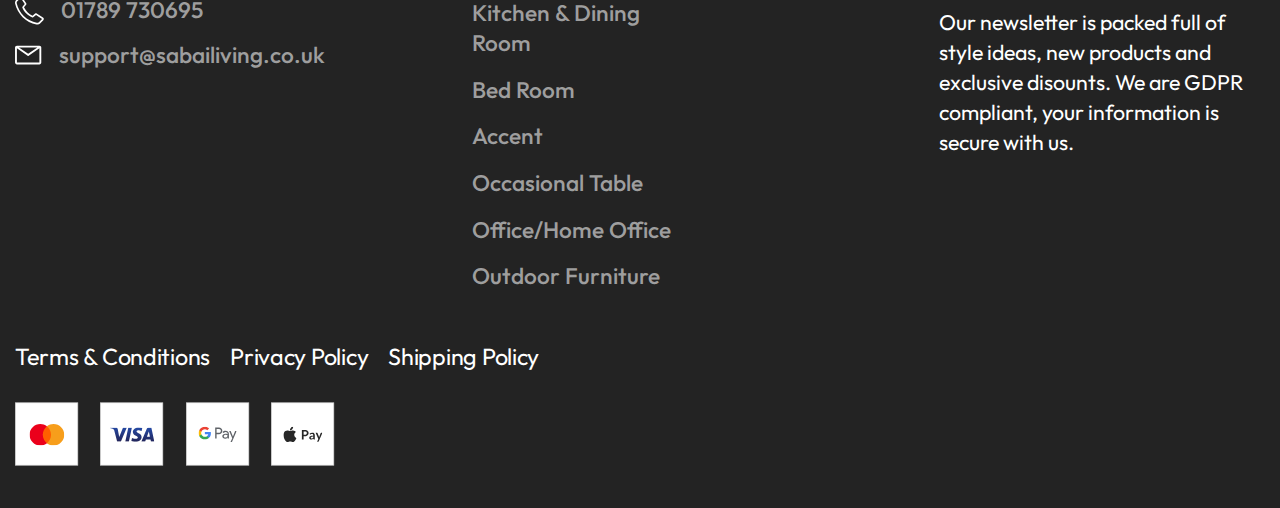
<file: catalog.html>
<!DOCTYPE html>
<html lang="en">

<head>
	<title>HomePage</title>
	<meta charset="UTF-8">
	<meta name="format-detection" content="telephone=no">
	<link rel="stylesheet" href="css/style.min.css?_v=20221226124926">
	<meta name="viewport" content="width=device-width, initial-scale=1.0">
</head>

<body>
	<div class="wrapper">
		<header class="header">
			<div class="header__up-header up-header">
				<div class="up-header__container">spring seaSon sale <span>|</span> 20% off entire store <span>|</span> Free Premium UK Delivery</div>
			</div>
			<div class="header__container">
				<div class="header__body">
					<div class="header__menu menu">
						<nav class="menu__body menu__body_left">
							<ul data-da=".menu__body_right,940" class="menu__list">
								<li class="menu__item"><a href="index.html" class="menu__link">Home</a></li>
								<li class="menu__item"><a href="catalog.html" class="menu__link">Products</a></li>
								<li class="menu__item"><a href="product-page.html" class="menu__link">Showroom</a></li>
								<li class="menu__item"><a href="about-us.html" class="menu__link">About Us</a></li>
								<li class="menu__item"><a href="contact-us.html" class="menu__link">Contact</a></li>
							</ul>
						</nav>
					</div>
					<a href="index.html" data-da=".header__menu,1105,0" class="header__logo"><img src="img/logo.svg" alt="Logo"></a>
					<div class="header__menu menu">
						<nav class="menu__body menu__body_right">
							<ul class="menu__list menu__list_2">
								<li class="menu__item"><a href="" class="menu__link menu__link_2">Dealer Login</a></li>
								<li class="menu__item"><a href="" class="menu__link menu__link_2">Become A Dealer</a></li>
								<li class="menu__item"><a href="" class="menu__link menu__link_2">Find A Retail</a></li>
							</ul>
						</nav>
						<div class="menu__actions">
							<a href="cart.html" class="menu__cart">
								<img src="img/icons/cart.svg" alt="Icon Cart">
								<span>1</span>
							</a>
							<div class="menu__search">
								<a href="#" class="menu__search_icon">
									<img src="img/icons/search.svg" alt="Icon Search">
								</a>
								<form action="#" class="menu__search_field">
									<input type="text" placeholder="Search...">
								</form>
							</div>
							<button type="button" class="menu__icon icon-menu"><span></span></button>
						</div>
					</div>
				</div>
			</div>
		</header>
		<main class="page page__catalog catalog">
			<div class="catalog__bg">
				<h1 class="catalog__title">Two Day Sale - Up To 40% Off</h1>
				<div class="catalog__timer timer">
					<div class="timer__items">
						<div class="timer__item timer__days">00</div>
						<div class="timer__item timer__hours">00</div>
						<div class="timer__item timer__minutes">00</div>
						<div class="timer__item timer__seconds">00</div>
					</div>
				</div>
				<div class="catalog__subtitle">Ending Soon!</div>
			</div>
			<div class="catalog__container">
				<nav class="catalog__breadcrumbs breadcrumbs">
					<ul class="breadcrumbs__list">
						<li class="breadcrumbs__item">
							<a href="" class="breadcrumbs__link">Home<span class="breadcrumbs__slash">/</span></a>
						</li>
						<li class="breadcrumbs__item">
							<span class="breadcrumbs__link breadcrumbs__current">Products</span>
						</li>
					</ul>
				</nav>

				<div class="catalog__body">
					<div class="catalog__filter filter">
						<h2 data-da=".content-catalog__column, 991.98, 0" class="filter__title">Collection</h2>
						<button type="button" class="filter__category">Category</button>
						<div class="filter__items">
							<div data-spollers class="filter__spollers spollers-filter">
								<div class="spollers-filter__item">
									<button type="button" data-spoller class="spollers-filter__title">New Arrivals</button>
									<div class="spollers-filter__body">
										<div class="spollers-filter__checkbox checkbox">
											<input id="c_1" data-error="Ошибка" class="checkbox__input" type="checkbox" value="1" name="form[]">
											<label for="c_1" class="checkbox__label"><span class="checkbox__text">Sofas <small>(20)</small></span></label>
										</div>
										<div class="spollers-filter__checkbox checkbox">
											<input id="c_2" data-error="Ошибка" class="checkbox__input" type="checkbox" value="1" name="form[]">
											<label for="c_2" class="checkbox__label"><span class="checkbox__text">Love Seats <small>(10)</small></span></label>
										</div>
										<div class="spollers-filter__checkbox checkbox">
											<input id="c_3" data-error="Ошибка" class="checkbox__input" type="checkbox" value="1" name="form[]">
											<label for="c_3" class="checkbox__label"><span class="checkbox__text">Chairs <small>(15)</small></span></label>
										</div>
										<div class="spollers-filter__checkbox checkbox">
											<input id="c_4" data-error="Ошибка" class="checkbox__input" type="checkbox" value="1" name="form[]">
											<label for="c_4" class="checkbox__label"><span class="checkbox__text">Sectionals <small>(15)</small></span></label>
										</div>
										<div class="spollers-filter__checkbox checkbox">
											<input id="c_5" data-error="Ошибка" class="checkbox__input" type="checkbox" value="1" name="form[]">
											<label for="c_5" class="checkbox__label"><span class="checkbox__text">Ottomans <small>(15)</small></span></label>
										</div>
										<div class="spollers-filter__checkbox checkbox">
											<input id="c_6" data-error="Ошибка" class="checkbox__input" type="checkbox" value="1" name="form[]">
											<label for="c_6" class="checkbox__label"><span class="checkbox__text">Chaise Lounges <small>(15)</small></span></label>
										</div>
										<div class="spollers-filter__checkbox checkbox">
											<input id="c_7" data-error="Ошибка" class="checkbox__input" type="checkbox" value="1" name="form[]">
											<label for="c_7" class="checkbox__label"><span class="checkbox__text">Collections<small>(15)</small></span></label>
										</div>
									</div>
								</div>
								<div class="spollers-filter__item">
									<button type="button" data-spoller class="spollers-filter__title">Living Room</button>
									<div class="spollers-filter__body">
										<div class="spollers-filter__checkbox checkbox">
											<input id="c_8" data-error="Ошибка" class="checkbox__input" type="checkbox" value="1" name="form[]">
											<label for="c_8" class="checkbox__label"><span class="checkbox__text">Sofas <small>(20)</small></span></label>
										</div>
										<div class="spollers-filter__checkbox checkbox">
											<input id="c_9" data-error="Ошибка" class="checkbox__input" type="checkbox" value="1" name="form[]">
											<label for="c_9" class="checkbox__label"><span class="checkbox__text">Love Seats
													<small>(10)</small></span></label>
										</div>
										<div class="spollers-filter__checkbox checkbox">
											<input id="c_10" data-error="Ошибка" class="checkbox__input" type="checkbox" value="1" name="form[]">
											<label for="c_10" class="checkbox__label"><span class="checkbox__text">Chairs <small>(15)</small></span></label>
										</div>
										<div class="spollers-filter__checkbox checkbox">
											<input id="c_11" data-error="Ошибка" class="checkbox__input" type="checkbox" value="1" name="form[]">
											<label for="c_11" class="checkbox__label"><span class="checkbox__text">Sectionals
													<small>(15)</small></span></label>
										</div>
										<div class="spollers-filter__checkbox checkbox">
											<input id="c_12" data-error="Ошибка" class="checkbox__input" type="checkbox" value="1" name="form[]">
											<label for="c_12" class="checkbox__label"><span class="checkbox__text">Ottomans
													<small>(15)</small></span></label>
										</div>
										<div class="spollers-filter__checkbox checkbox">
											<input id="c_13" data-error="Ошибка" class="checkbox__input" type="checkbox" value="1" name="form[]">
											<label for="c_13" class="checkbox__label"><span class="checkbox__text">Chaise Lounges
													<small>(15)</small></span></label>
										</div>
										<div class="spollers-filter__checkbox checkbox">
											<input id="c_14" data-error="Ошибка" class="checkbox__input" type="checkbox" value="1" name="form[]">
											<label for="c_14" class="checkbox__label"><span class="checkbox__text">Collections<small>(15)</small></span></label>
										</div>
									</div>
								</div>
								<div class="spollers-filter__item">
									<button type="button" data-spoller class="spollers-filter__title">Kitchen & Dining Rooms</button>
									<div class="spollers-filter__body">
										<div class="spollers-filter__checkbox checkbox">
											<input id="c_15" data-error="Ошибка" class="checkbox__input" type="checkbox" value="1" name="form[]">
											<label for="c_15" class="checkbox__label"><span class="checkbox__text">Sofas <small>(20)</small></span></label>
										</div>
										<div class="spollers-filter__checkbox checkbox">
											<input id="c_16" data-error="Ошибка" class="checkbox__input" type="checkbox" value="1" name="form[]">
											<label for="c_16" class="checkbox__label"><span class="checkbox__text">Love Seats
													<small>(10)</small></span></label>
										</div>
									</div>
								</div>
								<div class="spollers-filter__item">
									<button type="button" data-spoller class="spollers-filter__title">Bedrooms</button>
									<div class="spollers-filter__body">
										<div class="spollers-filter__checkbox checkbox">
											<input id="c_17" data-error="Ошибка" class="checkbox__input" type="checkbox" value="1" name="form[]">
											<label for="c_17" class="checkbox__label"><span class="checkbox__text">Sofas <small>(20)</small></span></label>
										</div>
										<div class="spollers-filter__checkbox checkbox">
											<input id="c_18" data-error="Ошибка" class="checkbox__input" type="checkbox" value="1" name="form[]">
											<label for="c_18" class="checkbox__label"><span class="checkbox__text">Love Seats
													<small>(10)</small></span></label>
										</div>
									</div>
								</div>
								<div class="spollers-filter__item">
									<button type="button" data-spoller class="spollers-filter__title">Accents</button>
									<div class="spollers-filter__body">
										<div class="spollers-filter__checkbox checkbox">
											<input id="c_19" data-error="Ошибка" class="checkbox__input" type="checkbox" value="1" name="form[]">
											<label for="c_19" class="checkbox__label"><span class="checkbox__text">Sofas <small>(20)</small></span></label>
										</div>
										<div class="spollers-filter__checkbox checkbox">
											<input id="c_20" data-error="Ошибка" class="checkbox__input" type="checkbox" value="1" name="form[]">
											<label for="c_20" class="checkbox__label"><span class="checkbox__text">Love Seats
													<small>(10)</small></span></label>
										</div>
									</div>
								</div>
								<div class="spollers-filter__item">
									<button type="button" data-spoller class="spollers-filter__title">Occasional Tables</button>
									<div class="spollers-filter__body">
										<div class="spollers-filter__checkbox checkbox">
											<input id="c_21" data-error="Ошибка" class="checkbox__input" type="checkbox" value="1" name="form[]">
											<label for="c_21" class="checkbox__label"><span class="checkbox__text">Sofas <small>(20)</small></span></label>
										</div>
										<div class="spollers-filter__checkbox checkbox">
											<input id="c_22" data-error="Ошибка" class="checkbox__input" type="checkbox" value="1" name="form[]">
											<label for="c_22" class="checkbox__label"><span class="checkbox__text">Love Seats
													<small>(10)</small></span></label>
										</div>
									</div>
								</div>
								<div class="spollers-filter__item">
									<button type="button" data-spoller class="spollers-filter__title">Office/Home Office</button>
									<div class="spollers-filter__body">
										<div class="spollers-filter__checkbox checkbox">
											<input id="c_23" data-error="Ошибка" class="checkbox__input" type="checkbox" value="1" name="form[]">
											<label for="c_23" class="checkbox__label"><span class="checkbox__text">Sofas <small>(20)</small></span></label>
										</div>
										<div class="spollers-filter__checkbox checkbox">
											<input id="c_24" data-error="Ошибка" class="checkbox__input" type="checkbox" value="1" name="form[]">
											<label for="c_24" class="checkbox__label"><span class="checkbox__text">Love Seats
													<small>(10)</small></span></label>
										</div>
									</div>
								</div>
								<div class="spollers-filter__item">
									<button type="button" data-spoller class="spollers-filter__title">Outdoor Furniture</button>
									<div class="spollers-filter__body">
										<div class="spollers-filter__checkbox checkbox">
											<input id="c_25" data-error="Ошибка" class="checkbox__input" type="checkbox" value="1" name="form[]">
											<label for="c_25" class="checkbox__label"><span class="checkbox__text">Sofas <small>(20)</small></span></label>
										</div>
										<div class="spollers-filter__checkbox checkbox">
											<input id="c_26" data-error="Ошибка" class="checkbox__input" type="checkbox" value="1" name="form[]">
											<label for="c_26" class="checkbox__label"><span class="checkbox__text">Love Seats
													<small>(10)</small></span></label>
										</div>
									</div>
								</div>
								<div class="spollers-filter__item">
									<button type="button" data-spoller class="spollers-filter__title">Featured</button>
									<div class="spollers-filter__body">
										<div class="spollers-filter__checkbox checkbox">
											<input id="c_27" data-error="Ошибка" class="checkbox__input" type="checkbox" value="1" name="form[]">
											<label for="c_27" class="checkbox__label"><span class="checkbox__text">Sofas <small>(20)</small></span></label>
										</div>
										<div class="spollers-filter__checkbox checkbox">
											<input id="c_28" data-error="Ошибка" class="checkbox__input" type="checkbox" value="1" name="form[]">
											<label for="c_28" class="checkbox__label"><span class="checkbox__text">Love Seats
													<small>(10)</small></span></label>
										</div>
									</div>
								</div>
							</div>
							<div class="filter__price price-filter">
								<button type="button" data-spoller class="price-filter__title">Price Range</button>
								<div data-range class="price-filter__body">
									<div class="price-filter__inputs">
										<div class="price-filter__inputs_1">
											<label for="min">Min</label>
											<input data-range-from="0" id="min" autocomplete="off" type="text" value="500" name="form[]" class="price-filter__input">
										</div>
										<div class="price-filter__inputs_2">
											<label for="max">Max</label>
											<input data-range-to="5000" id="max" autocomplete="off" type="text" value="1000" name="form[]" class="price-filter__input">
										</div>
									</div>
									<div data-range-item class="price-filter__range"></div>
								</div>
							</div>
							<button class="filter__reset">Clear all</button>
						</div>
					</div>
					<div class="catalog__content content-catalog">
						<div class="content-catalog__header header-content-catalog">
							<div class="header-content-catalog__info">Showing 1-24 of 557 Products</div>
							<div class="header-content-catalog__select">
								<div class="header-content-catalog__sort-by">Sort by</div>
								<select name="form[]" data-class-modif="form">
									<option value="1" selected>Most recent</option>
									<option value="2">Most recent</option>
									<option value="3">Most recent</option>
									<option value="4">Most recent</option>
								</select>
							</div>
						</div>
						<div class="content-catalog__column">
							<div class="content-catalog__body">
								<article class="catalog-product__item">
									<a href="" class="catalog-product__image-ibg">
										<picture><source srcset="img/catalog/01.webp" type="image/webp"><img src="img/catalog/01.jpg" alt="Image"></picture>
									</a>
									<h5 class="catalog-product__subtitle"><a href="#">Alma Velvet Armless</a></h5>
									<div class="catalog-product__price product-price">
										<div class="product-price__current">£1,500.00</div>
										<div class="product-price__old">£2,500.00</div>
										<div class="product-price__discount">40% Off</div>
									</div>
								</article>
								<article class="catalog-product__item">
									<a href="" class="catalog-product__image-ibg">
										<picture><source srcset="img/catalog/02.webp" type="image/webp"><img src="img/catalog/02.jpg" alt="Image"></picture>
									</a>
									<h5 class="catalog-product__subtitle"><a href="#">Alma Velvet Armless</a></h5>
									<div class="catalog-product__price product-price">
										<div class="product-price__current">£1,500.00</div>
										<div class="product-price__old">£2,500.00</div>
										<div class="product-price__discount">40% Off</div>
									</div>
								</article>
								<article class="catalog-product__item">
									<a href="" class="catalog-product__image-ibg">
										<picture><source srcset="img/catalog/03.webp" type="image/webp"><img src="img/catalog/03.jpg" alt="Image"></picture>
									</a>
									<h5 class="catalog-product__subtitle"><a href="#">Alma Velvet Armless</a></h5>
									<div class="catalog-product__price product-price">
										<div class="product-price__current">£1,500.00</div>
										<div class="product-price__old">£2,500.00</div>
										<div class="product-price__discount">40% Off</div>
									</div>
								</article>
								<article class="catalog-product__item">
									<a href="" class="catalog-product__image-ibg">
										<picture><source srcset="img/catalog/04.webp" type="image/webp"><img src="img/catalog/04.jpg" alt="Image"></picture>
									</a>
									<h5 class="catalog-product__subtitle"><a href="#">Alma Velvet Armless</a></h5>
									<div class="catalog-product__price product-price">
										<div class="product-price__current">£1,500.00</div>
										<div class="product-price__old">£2,500.00</div>
										<div class="product-price__discount">40% Off</div>
									</div>
								</article>
								<article class="catalog-product__item">
									<a href="" class="catalog-product__image-ibg">
										<picture><source srcset="img/catalog/05.webp" type="image/webp"><img src="img/catalog/05.jpg" alt="Image"></picture>
									</a>
									<h5 class="catalog-product__subtitle"><a href="#">Alma Velvet Armless</a></h5>
									<div class="catalog-product__price product-price">
										<div class="product-price__current">£1,500.00</div>
										<div class="product-price__old">£2,500.00</div>
										<div class="product-price__discount">40% Off</div>
									</div>
								</article>
								<article class="catalog-product__item">
									<a href="" class="catalog-product__image-ibg">
										<picture><source srcset="img/catalog/06.webp" type="image/webp"><img src="img/catalog/06.jpg" alt="Image"></picture>
									</a>
									<h5 class="catalog-product__subtitle"><a href="#">Alma Velvet Armless</a></h5>
									<div class="catalog-product__price product-price">
										<div class="product-price__current">£1,500.00</div>
										<div class="product-price__old">£2,500.00</div>
										<div class="product-price__discount">40% Off</div>
									</div>
								</article>
								<article class="catalog-product__item">
									<a href="" class="catalog-product__image-ibg">
										<picture><source srcset="img/catalog/07.webp" type="image/webp"><img src="img/catalog/07.jpg" alt="Image"></picture>
									</a>
									<h5 class="catalog-product__subtitle"><a href="#">Alma Velvet Armless</a></h5>
									<div class="catalog-product__price product-price">
										<div class="product-price__current">£1,500.00</div>
										<div class="product-price__old">£2,500.00</div>
										<div class="product-price__discount">40% Off</div>
									</div>
								</article>
								<article class="catalog-product__item">
									<a href="" class="catalog-product__image-ibg">
										<picture><source srcset="img/catalog/02.webp" type="image/webp"><img src="img/catalog/02.jpg" alt="Image"></picture>
									</a>
									<h5 class="catalog-product__subtitle"><a href="#">Alma Velvet Armless</a></h5>
									<div class="catalog-product__price product-price">
										<div class="product-price__current">£1,500.00</div>
										<div class="product-price__old">£2,500.00</div>
										<div class="product-price__discount">40% Off</div>
									</div>
								</article>
								<article class="catalog-product__item">
									<a href="" class="catalog-product__image-ibg">
										<picture><source srcset="img/catalog/03.webp" type="image/webp"><img src="img/catalog/03.jpg" alt="Image"></picture>
									</a>
									<h5 class="catalog-product__subtitle"><a href="#">Alma Velvet Armless</a></h5>
									<div class="catalog-product__price product-price">
										<div class="product-price__current">£1,500.00</div>
										<div class="product-price__old">£2,500.00</div>
										<div class="product-price__discount">40% Off</div>
									</div>
								</article>
							</div>
							<div class="content-catalog__pagging pagging">
								<button disabled type="button" class="pagging__arrow pagging__arrow_left">
									<img src="img/pagging-arrow.svg" alt="Pagging arrow">
								</button>
								<ul class="pagging__list">
									<li class="pagging__item _active">
										<a href="" class="pagging__link">1</a>
									</li>
									<li class="pagging__item">
										<a href="" class="pagging__link">2</a>
									</li>
								</ul>
								<button disabled type="button" class="pagging__arrow pagging__arrow_right">
									<img src="img/pagging-arrow.svg" alt="Pagging arrow">
								</button>
							</div>
						</div>
					</div>
				</div>
			</div>
			<section class="get-support">
				<div class="get-support__container">
					<div class="get-support__content content-get-support">
						<h2 class="content-get-support__title title title_white">How Can We Help You?</h2>
						<p class="content-get-support__text text">We pride ourselves on superior customer service. Speak to a member of our sales team to help with your order.</p>
						<div class="content-get-support__link text">Get In Touch <a href="mailto:support@Meridian.com">support@Meridian.com</a></div>
					</div>
					<div class="get-support__contact contact-get-support">
						<a href="tel:01789339533" class="contact-get-support__button">01789 339533</a>
						<div class="contact-get-support__info text">8am to 6pm, 7 days a week</div>
					</div>
				</div>
			</section>
		</main>
		<footer class="footer">
			<div class="footer__container">
				<a href="" class="footer__logo"><img src="img/logo-footer.svg" alt="Logo"></a>
				<div class="footer__main">
					<div class="footer_column">
						<h5 class="footer__title">Head Office</h5>
						<a href="" target="_blank" class="footer__link">32 Plum St, Trenton, NJ 08638, United States</a>
						<div class="footer__contacts contacts">
							<a href="tel:01789730695" class="contacts__body">
								<svg width="29" height="29" viewBox="0 0 29 29" fill="none" xmlns="http://www.w3.org/2000/svg">
									<path d="M22.2644 28.5332C21.9842 28.5324 21.7048 28.5017 21.4311 28.4415C16.2199 27.3635 11.4191 24.836 7.58107 21.1498C3.82496 17.4556 1.2199 12.752 0.0810707 7.60818C-0.0532115 6.9671 -0.0202534 6.30226 0.176774 5.67761C0.373802 5.05296 0.728269 4.48952 1.20607 4.04151L4.5394 0.833178C4.70966 0.672168 4.91195 0.548869 5.13309 0.47133C5.35422 0.39379 5.58921 0.363753 5.82274 0.383178C6.06487 0.408439 6.29854 0.486439 6.5073 0.611693C6.71605 0.736948 6.89484 0.906415 7.03107 1.10818L11.1977 7.26651C11.354 7.50546 11.4294 7.78826 11.4129 8.07329C11.3964 8.35832 11.2889 8.63052 11.1061 8.84984L9.01441 11.3498C9.84745 13.1936 11.0272 14.8599 12.4894 16.2582C13.9422 17.7072 15.6593 18.8642 17.5477 19.6665L20.1394 17.6082C20.3571 17.4361 20.622 17.3344 20.8988 17.3166C21.1757 17.2987 21.4514 17.3655 21.6894 17.5082L27.9811 21.5748C28.197 21.7038 28.3809 21.8799 28.5191 22.09C28.6573 22.3001 28.7462 22.5387 28.779 22.788C28.8119 23.0373 28.7879 23.2908 28.7089 23.5296C28.6299 23.7683 28.4979 23.986 28.3227 24.1665L25.0727 27.3832C24.7036 27.7505 24.2654 28.0413 23.7834 28.2386C23.3015 28.436 22.7852 28.5361 22.2644 28.5332ZM5.6894 2.03318L2.35607 5.24151C2.08728 5.49197 1.88831 5.80808 1.77873 6.15875C1.66914 6.50942 1.65272 6.88257 1.73107 7.24151C2.79001 12.0683 5.22417 16.4851 8.7394 19.9582C12.3512 23.4261 16.8691 25.8035 21.7727 26.8165C22.1439 26.8941 22.5285 26.8784 22.8921 26.7708C23.2557 26.6631 23.5869 26.467 23.8561 26.1998L27.1061 22.9832L21.0311 19.0582L18.2477 21.2748C18.1412 21.3592 18.0156 21.4162 17.882 21.4409C17.7484 21.4656 17.6107 21.4572 17.4811 21.4165C15.17 20.565 13.0756 19.2133 11.3477 17.4582C9.56053 15.7892 8.17326 13.7382 7.2894 11.4582C7.25201 11.3201 7.25077 11.1748 7.2858 11.0362C7.32082 10.8975 7.39094 10.7702 7.4894 10.6665L9.7394 7.97485L5.6894 2.03318Z" fill="white" />
								</svg>
								<div class="contacts__link footer__link">01789 730695</div>
							</a>
							<a href="mailto:support@sabailiving.co.uk" class="contacts__body">
								<svg width="27" height="20" viewBox="0 0 27 20" fill="none" xmlns="http://www.w3.org/2000/svg">
									<path d="M24.4062 0.625H1.90625C1.40897 0.625 0.932055 0.822544 0.580425 1.17417C0.228794 1.52581 0.03125 2.00272 0.03125 2.5V17.5C0.03125 17.9973 0.228794 18.4742 0.580425 18.8258C0.932055 19.1775 1.40897 19.375 1.90625 19.375H24.4062C24.9035 19.375 25.3804 19.1775 25.7321 18.8258C26.0837 18.4742 26.2812 17.9973 26.2812 17.5V2.5C26.2812 2.00272 26.0837 1.52581 25.7321 1.17417C25.3804 0.822544 24.9035 0.625 24.4062 0.625ZM22.3438 2.5L13.1562 8.85625L3.96875 2.5H22.3438ZM1.90625 17.5V3.35312L12.6219 10.7687C12.7788 10.8776 12.9653 10.936 13.1562 10.936C13.3472 10.936 13.5337 10.8776 13.6906 10.7687L24.4062 3.35312V17.5H1.90625Z" fill="white" />
								</svg>
								<div class="contacts__link footer__link">support@sabailiving.co.uk</div>
							</a>
						</div>
					</div>
					<div data-spollers="700,max" class="footer_column">
						<div class="footer__spoller">
							<h5 data-spoller class="footer__title title_spoller">Product</h5>
							<div>
								<ul class="footer__list">
									<li class="footer__item"><a href="" class="footer__link">New Arrival</a></li>
									<li class="footer__item"><a href="" class="footer__link">Living Room</a></li>
									<li class="footer__item"><a href="" class="footer__link">Kitchen & Dining Room</a></li>
									<li class="footer__item"><a href="" class="footer__link">Bed Room</a></li>
									<li class="footer__item"><a href="" class="footer__link">Accent</a></li>
									<li class="footer__item"><a href="" class="footer__link">Occasional Table</a></li>
									<li class="footer__item"><a href="" class="footer__link">Office/Home Office</a></li>
									<li class="footer__item"><a href="" class="footer__link">Outdoor Furniture</a></li>
								</ul>
							</div>
						</div>
					</div>
					<div data-spollers="700,max" class="footer_column">
						<h5 data-spoller class="footer__title title_spoller">Help</h5>
						<div>
							<ul class="footer__list">
								<li class="footer__item"><a href="" class="footer__link">About Us</a></li>
								<li class="footer__item"><a href="" class="footer__link">Contact</a></li>
							</ul>
						</div>
					</div>
					<div class="footer_column">
						<h5 class="footer__title">Join Meridian for Exclusive Offers</h5>
						<form action="#" class="footer__form form-footer">
							<input type="email" data-error="Error" placeholder="Email address" class="form-footer__input">
							<button type="submit" class="form-footer__button">
								<svg width="9" height="14" viewBox="0 0 9 14" fill="none" xmlns="http://www.w3.org/2000/svg">
									<path d="M0.538818 11.7628L5.63326 6.66838L0.538818 1.57393L2.11104 0.00170898L8.77771 6.66838L2.11104 13.335L0.538818 11.7628Z" fill="#232323" />
								</svg>
							</button>
						</form>
						<p class="footer__text">Our newsletter is packed full of style ideas, new products and exclusive disounts. We are GDPR compliant, your
							information is secure with us.</p>
					</div>
				</div>
				<div class="footer__bottom bottom-footer">
					<ul class="bottom-footer__list">
						<li class="bottom-footer__item"><a href="" class="bottom-footer__link">Terms & Conditions</a></li>
						<li class="bottom-footer__item"><a href="" class="bottom-footer__link">Privacy Policy</a></li>
						<li class="bottom-footer__item"><a href="" class="bottom-footer__link">Shipping Policy</a></li>
					</ul>
					<div class="bottom-footer__payment payment">
						<a href="#" class="payment__link"><img src="img/footer/icon-1.svg" alt="Icon"></a>
						<a href="#" class="payment__link"><img src="img/footer/icon-2.svg" alt="Icon"></a>
						<a href="#" class="payment__link"><img src="img/footer/icon-3.svg" alt="Icon"></a>
						<a href="#" class="payment__link"><img src="img/footer/icon-4.svg" alt="Icon"></a>
					</div>
				</div>
			</div>
		</footer>
	</div>
	<script src="js/app.min.js?_v=20221226124926"></script>
</body>

</html>
</file>
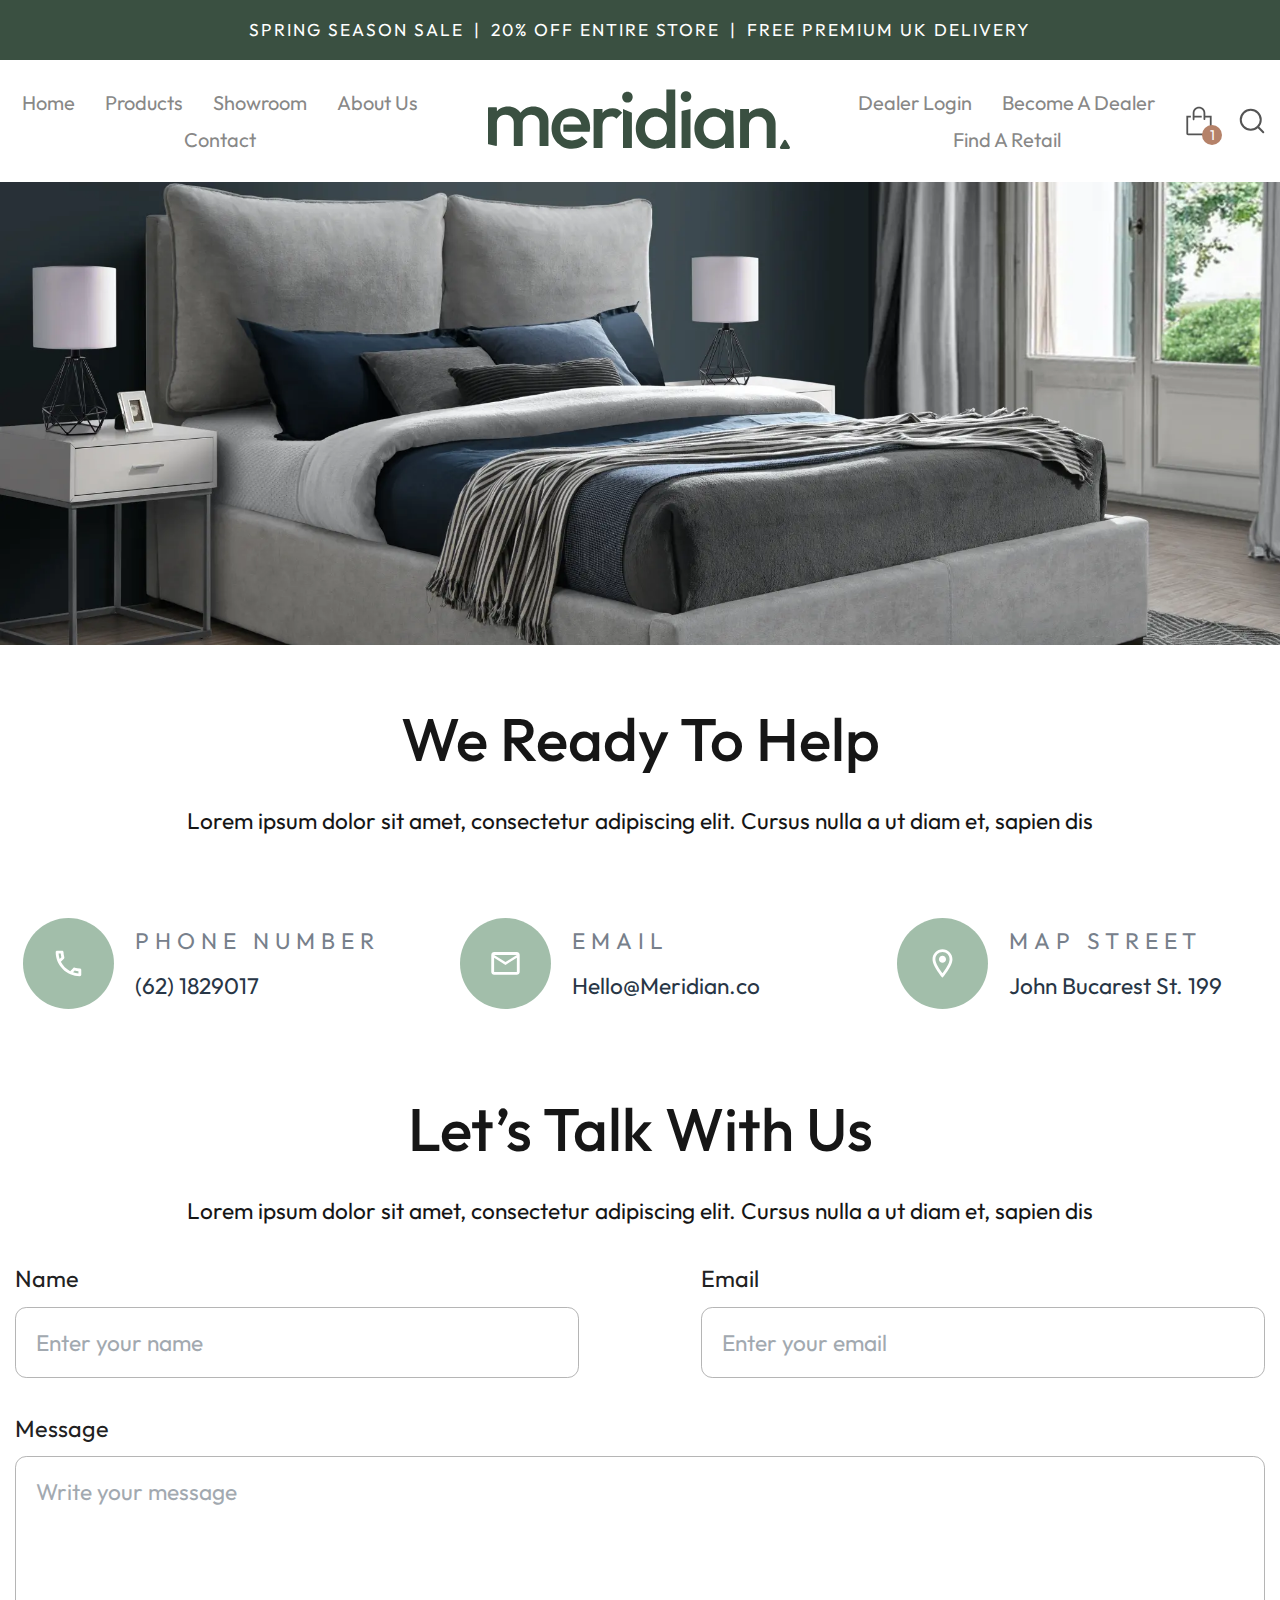
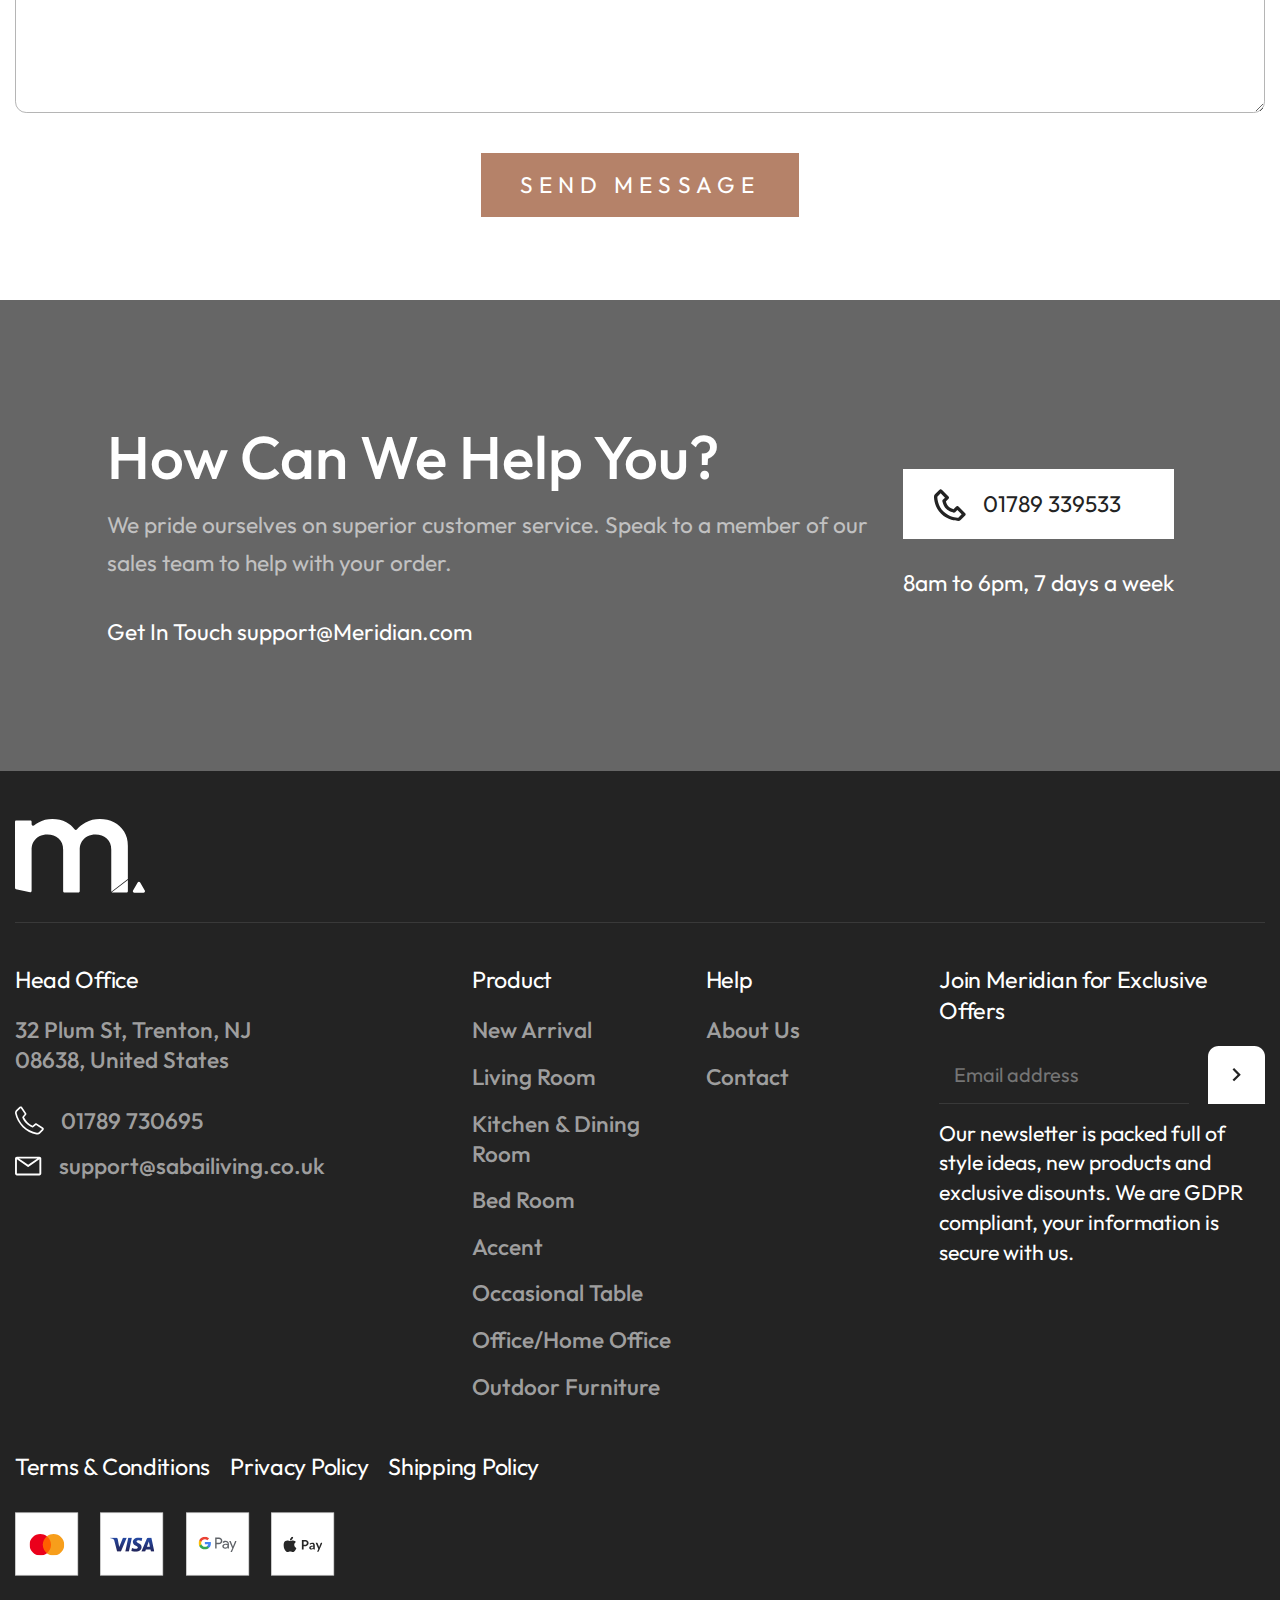
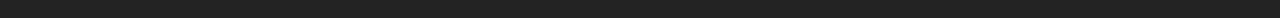
<file: contact-us.html>
<!DOCTYPE html>
<html lang="en">

<head>
	<title>HomePage</title>
	<meta charset="UTF-8">
	<meta name="format-detection" content="telephone=no">
	<link rel="stylesheet" href="css/style.min.css?_v=20221226124926">
	<meta name="viewport" content="width=device-width, initial-scale=1.0">
</head>

<body>
	<div class="wrapper">
		<header class="header">
			<div class="header__up-header up-header">
				<div class="up-header__container">spring seaSon sale <span>|</span> 20% off entire store <span>|</span> Free Premium UK Delivery</div>
			</div>
			<div class="header__container">
				<div class="header__body">
					<div class="header__menu menu">
						<nav class="menu__body menu__body_left">
							<ul data-da=".menu__body_right,940" class="menu__list">
								<li class="menu__item"><a href="index.html" class="menu__link">Home</a></li>
								<li class="menu__item"><a href="catalog.html" class="menu__link">Products</a></li>
								<li class="menu__item"><a href="product-page.html" class="menu__link">Showroom</a></li>
								<li class="menu__item"><a href="about-us.html" class="menu__link">About Us</a></li>
								<li class="menu__item"><a href="contact-us.html" class="menu__link">Contact</a></li>
							</ul>
						</nav>
					</div>
					<a href="index.html" data-da=".header__menu,1105,0" class="header__logo"><img src="img/logo.svg" alt="Logo"></a>
					<div class="header__menu menu">
						<nav class="menu__body menu__body_right">
							<ul class="menu__list menu__list_2">
								<li class="menu__item"><a href="" class="menu__link menu__link_2">Dealer Login</a></li>
								<li class="menu__item"><a href="" class="menu__link menu__link_2">Become A Dealer</a></li>
								<li class="menu__item"><a href="" class="menu__link menu__link_2">Find A Retail</a></li>
							</ul>
						</nav>
						<div class="menu__actions">
							<a href="cart.html" class="menu__cart">
								<img src="img/icons/cart.svg" alt="Icon Cart">
								<span>1</span>
							</a>
							<div class="menu__search">
								<a href="#" class="menu__search_icon">
									<img src="img/icons/search.svg" alt="Icon Search">
								</a>
								<form action="#" class="menu__search_field">
									<input type="text" placeholder="Search...">
								</form>
							</div>
							<button type="button" class="menu__icon icon-menu"><span></span></button>
						</div>
					</div>
				</div>
			</div>
		</header>
		<main class="page page__contact-us contact-us">
			<div class="contact-us__bg"></div>
			<section class="contact-us__container">
				<div class="contact-us__text-block text-block">
					<h2 class="contact-us__title title">We Ready To Help</h2>
					<p class="contact-us__text text">Lorem ipsum dolor sit amet, consectetur adipiscing elit. Cursus nulla a ut diam et, sapien dis</p>
				</div>
				<div class="contact-us__contacts contacts-contact-us">
					<div class="contacts-contact-us__item">
						<div class="contacts-contact-us__icon">
							<img src="img/contact-us/icon-phone.svg" alt="Icon">
						</div>
						<div class="contacts-contact-us__info">
							<h4 class="contacts-contact-us__title">Phone Number</h4>
							<a href="tel:621829017" class="contacts-contact-us__link">(62) 1829017</a>
						</div>
					</div>
					<div class="contacts-contact-us__item">
						<div class="contacts-contact-us__icon">
							<img src="img/contact-us/icon-mail.svg" alt="Icon">
						</div>
						<div class="contacts-contact-us__info">
							<h4 class="contacts-contact-us__title">Email</h4>
							<a href="mailto:Hello@Meridian.co" class="contacts-contact-us__link">Hello@Meridian.co</a>
						</div>
					</div>
					<div class="contacts-contact-us__item">
						<div class="contacts-contact-us__icon">
							<img src="img/contact-us/icon-location.svg" alt="Icon">
						</div>
						<div class="contacts-contact-us__info">
							<h4 class="contacts-contact-us__title">Map Street</h4>
							<a href="tel:621829017" class="contacts-contact-us__link">John Bucarest St. 199</a>
						</div>
					</div>
				</div>
				<div class="contact-us__form">
					<div class="text-block">
						<h2 class="contact-us__title title">Let’s Talk With Us</h2>
						<p class="contact-us__text text">Lorem ipsum dolor sit amet, consectetur adipiscing elit. Cursus nulla a ut diam et, sapien dis</p>
					</div>
					<form action="#" data-goto-error class="form">
						<div class="form__row">
							<div class="form__column">
								<label for="name" class="form__label">Name</label>
								<input autocomplete="off" type="text" name="form[]" data-required data-validate data-error="Error" placeholder="Enter your name" class="form__input" id="name">
							</div>
							<div class="form__column">
								<label for="email" class="form__label">Email</label>
								<input autocomplete="off" type="email" name="form[]" data-required="email" data-validate data-error="Error" placeholder="Enter your email" class="form__input" id="email">
							</div>
						</div>
						<div>
							<label for="message" class="form__label">Message</label>
							<textarea autocomplete="off" name="form[]" placeholder="Write your message" class="form__input form__textarea" id="message"></textarea>
						</div>
						<input type="submit" class="button form__button" value="Send message">
					</form>
				</div>
			</section>
			<section class="get-support">
				<div class="get-support__container">
					<div class="get-support__content content-get-support">
						<h2 class="content-get-support__title title title_white">How Can We Help You?</h2>
						<p class="content-get-support__text text">We pride ourselves on superior customer service. Speak to a member of our sales team to help with your order.</p>
						<div class="content-get-support__link text">Get In Touch <a href="mailto:support@Meridian.com">support@Meridian.com</a></div>
					</div>
					<div class="get-support__contact contact-get-support">
						<a href="tel:01789339533" class="contact-get-support__button">01789 339533</a>
						<div class="contact-get-support__info text">8am to 6pm, 7 days a week</div>
					</div>
				</div>
			</section>
		</main>
		<footer class="footer">
			<div class="footer__container">
				<a href="" class="footer__logo"><img src="img/logo-footer.svg" alt="Logo"></a>
				<div class="footer__main">
					<div class="footer_column">
						<h5 class="footer__title">Head Office</h5>
						<a href="" target="_blank" class="footer__link">32 Plum St, Trenton, NJ 08638, United States</a>
						<div class="footer__contacts contacts">
							<a href="tel:01789730695" class="contacts__body">
								<svg width="29" height="29" viewBox="0 0 29 29" fill="none" xmlns="http://www.w3.org/2000/svg">
									<path d="M22.2644 28.5332C21.9842 28.5324 21.7048 28.5017 21.4311 28.4415C16.2199 27.3635 11.4191 24.836 7.58107 21.1498C3.82496 17.4556 1.2199 12.752 0.0810707 7.60818C-0.0532115 6.9671 -0.0202534 6.30226 0.176774 5.67761C0.373802 5.05296 0.728269 4.48952 1.20607 4.04151L4.5394 0.833178C4.70966 0.672168 4.91195 0.548869 5.13309 0.47133C5.35422 0.39379 5.58921 0.363753 5.82274 0.383178C6.06487 0.408439 6.29854 0.486439 6.5073 0.611693C6.71605 0.736948 6.89484 0.906415 7.03107 1.10818L11.1977 7.26651C11.354 7.50546 11.4294 7.78826 11.4129 8.07329C11.3964 8.35832 11.2889 8.63052 11.1061 8.84984L9.01441 11.3498C9.84745 13.1936 11.0272 14.8599 12.4894 16.2582C13.9422 17.7072 15.6593 18.8642 17.5477 19.6665L20.1394 17.6082C20.3571 17.4361 20.622 17.3344 20.8988 17.3166C21.1757 17.2987 21.4514 17.3655 21.6894 17.5082L27.9811 21.5748C28.197 21.7038 28.3809 21.8799 28.5191 22.09C28.6573 22.3001 28.7462 22.5387 28.779 22.788C28.8119 23.0373 28.7879 23.2908 28.7089 23.5296C28.6299 23.7683 28.4979 23.986 28.3227 24.1665L25.0727 27.3832C24.7036 27.7505 24.2654 28.0413 23.7834 28.2386C23.3015 28.436 22.7852 28.5361 22.2644 28.5332ZM5.6894 2.03318L2.35607 5.24151C2.08728 5.49197 1.88831 5.80808 1.77873 6.15875C1.66914 6.50942 1.65272 6.88257 1.73107 7.24151C2.79001 12.0683 5.22417 16.4851 8.7394 19.9582C12.3512 23.4261 16.8691 25.8035 21.7727 26.8165C22.1439 26.8941 22.5285 26.8784 22.8921 26.7708C23.2557 26.6631 23.5869 26.467 23.8561 26.1998L27.1061 22.9832L21.0311 19.0582L18.2477 21.2748C18.1412 21.3592 18.0156 21.4162 17.882 21.4409C17.7484 21.4656 17.6107 21.4572 17.4811 21.4165C15.17 20.565 13.0756 19.2133 11.3477 17.4582C9.56053 15.7892 8.17326 13.7382 7.2894 11.4582C7.25201 11.3201 7.25077 11.1748 7.2858 11.0362C7.32082 10.8975 7.39094 10.7702 7.4894 10.6665L9.7394 7.97485L5.6894 2.03318Z" fill="white" />
								</svg>
								<div class="contacts__link footer__link">01789 730695</div>
							</a>
							<a href="mailto:support@sabailiving.co.uk" class="contacts__body">
								<svg width="27" height="20" viewBox="0 0 27 20" fill="none" xmlns="http://www.w3.org/2000/svg">
									<path d="M24.4062 0.625H1.90625C1.40897 0.625 0.932055 0.822544 0.580425 1.17417C0.228794 1.52581 0.03125 2.00272 0.03125 2.5V17.5C0.03125 17.9973 0.228794 18.4742 0.580425 18.8258C0.932055 19.1775 1.40897 19.375 1.90625 19.375H24.4062C24.9035 19.375 25.3804 19.1775 25.7321 18.8258C26.0837 18.4742 26.2812 17.9973 26.2812 17.5V2.5C26.2812 2.00272 26.0837 1.52581 25.7321 1.17417C25.3804 0.822544 24.9035 0.625 24.4062 0.625ZM22.3438 2.5L13.1562 8.85625L3.96875 2.5H22.3438ZM1.90625 17.5V3.35312L12.6219 10.7687C12.7788 10.8776 12.9653 10.936 13.1562 10.936C13.3472 10.936 13.5337 10.8776 13.6906 10.7687L24.4062 3.35312V17.5H1.90625Z" fill="white" />
								</svg>
								<div class="contacts__link footer__link">support@sabailiving.co.uk</div>
							</a>
						</div>
					</div>
					<div data-spollers="700,max" class="footer_column">
						<div class="footer__spoller">
							<h5 data-spoller class="footer__title title_spoller">Product</h5>
							<div>
								<ul class="footer__list">
									<li class="footer__item"><a href="" class="footer__link">New Arrival</a></li>
									<li class="footer__item"><a href="" class="footer__link">Living Room</a></li>
									<li class="footer__item"><a href="" class="footer__link">Kitchen & Dining Room</a></li>
									<li class="footer__item"><a href="" class="footer__link">Bed Room</a></li>
									<li class="footer__item"><a href="" class="footer__link">Accent</a></li>
									<li class="footer__item"><a href="" class="footer__link">Occasional Table</a></li>
									<li class="footer__item"><a href="" class="footer__link">Office/Home Office</a></li>
									<li class="footer__item"><a href="" class="footer__link">Outdoor Furniture</a></li>
								</ul>
							</div>
						</div>
					</div>
					<div data-spollers="700,max" class="footer_column">
						<h5 data-spoller class="footer__title title_spoller">Help</h5>
						<div>
							<ul class="footer__list">
								<li class="footer__item"><a href="" class="footer__link">About Us</a></li>
								<li class="footer__item"><a href="" class="footer__link">Contact</a></li>
							</ul>
						</div>
					</div>
					<div class="footer_column">
						<h5 class="footer__title">Join Meridian for Exclusive Offers</h5>
						<form action="#" class="footer__form form-footer">
							<input type="email" data-error="Error" placeholder="Email address" class="form-footer__input">
							<button type="submit" class="form-footer__button">
								<svg width="9" height="14" viewBox="0 0 9 14" fill="none" xmlns="http://www.w3.org/2000/svg">
									<path d="M0.538818 11.7628L5.63326 6.66838L0.538818 1.57393L2.11104 0.00170898L8.77771 6.66838L2.11104 13.335L0.538818 11.7628Z" fill="#232323" />
								</svg>
							</button>
						</form>
						<p class="footer__text">Our newsletter is packed full of style ideas, new products and exclusive disounts. We are GDPR compliant, your
							information is secure with us.</p>
					</div>
				</div>
				<div class="footer__bottom bottom-footer">
					<ul class="bottom-footer__list">
						<li class="bottom-footer__item"><a href="" class="bottom-footer__link">Terms & Conditions</a></li>
						<li class="bottom-footer__item"><a href="" class="bottom-footer__link">Privacy Policy</a></li>
						<li class="bottom-footer__item"><a href="" class="bottom-footer__link">Shipping Policy</a></li>
					</ul>
					<div class="bottom-footer__payment payment">
						<a href="#" class="payment__link"><img src="img/footer/icon-1.svg" alt="Icon"></a>
						<a href="#" class="payment__link"><img src="img/footer/icon-2.svg" alt="Icon"></a>
						<a href="#" class="payment__link"><img src="img/footer/icon-3.svg" alt="Icon"></a>
						<a href="#" class="payment__link"><img src="img/footer/icon-4.svg" alt="Icon"></a>
					</div>
				</div>
			</div>
		</footer>
	</div>
	<script src="js/app.min.js?_v=20221226124926"></script>
</body>

</html>
</file>
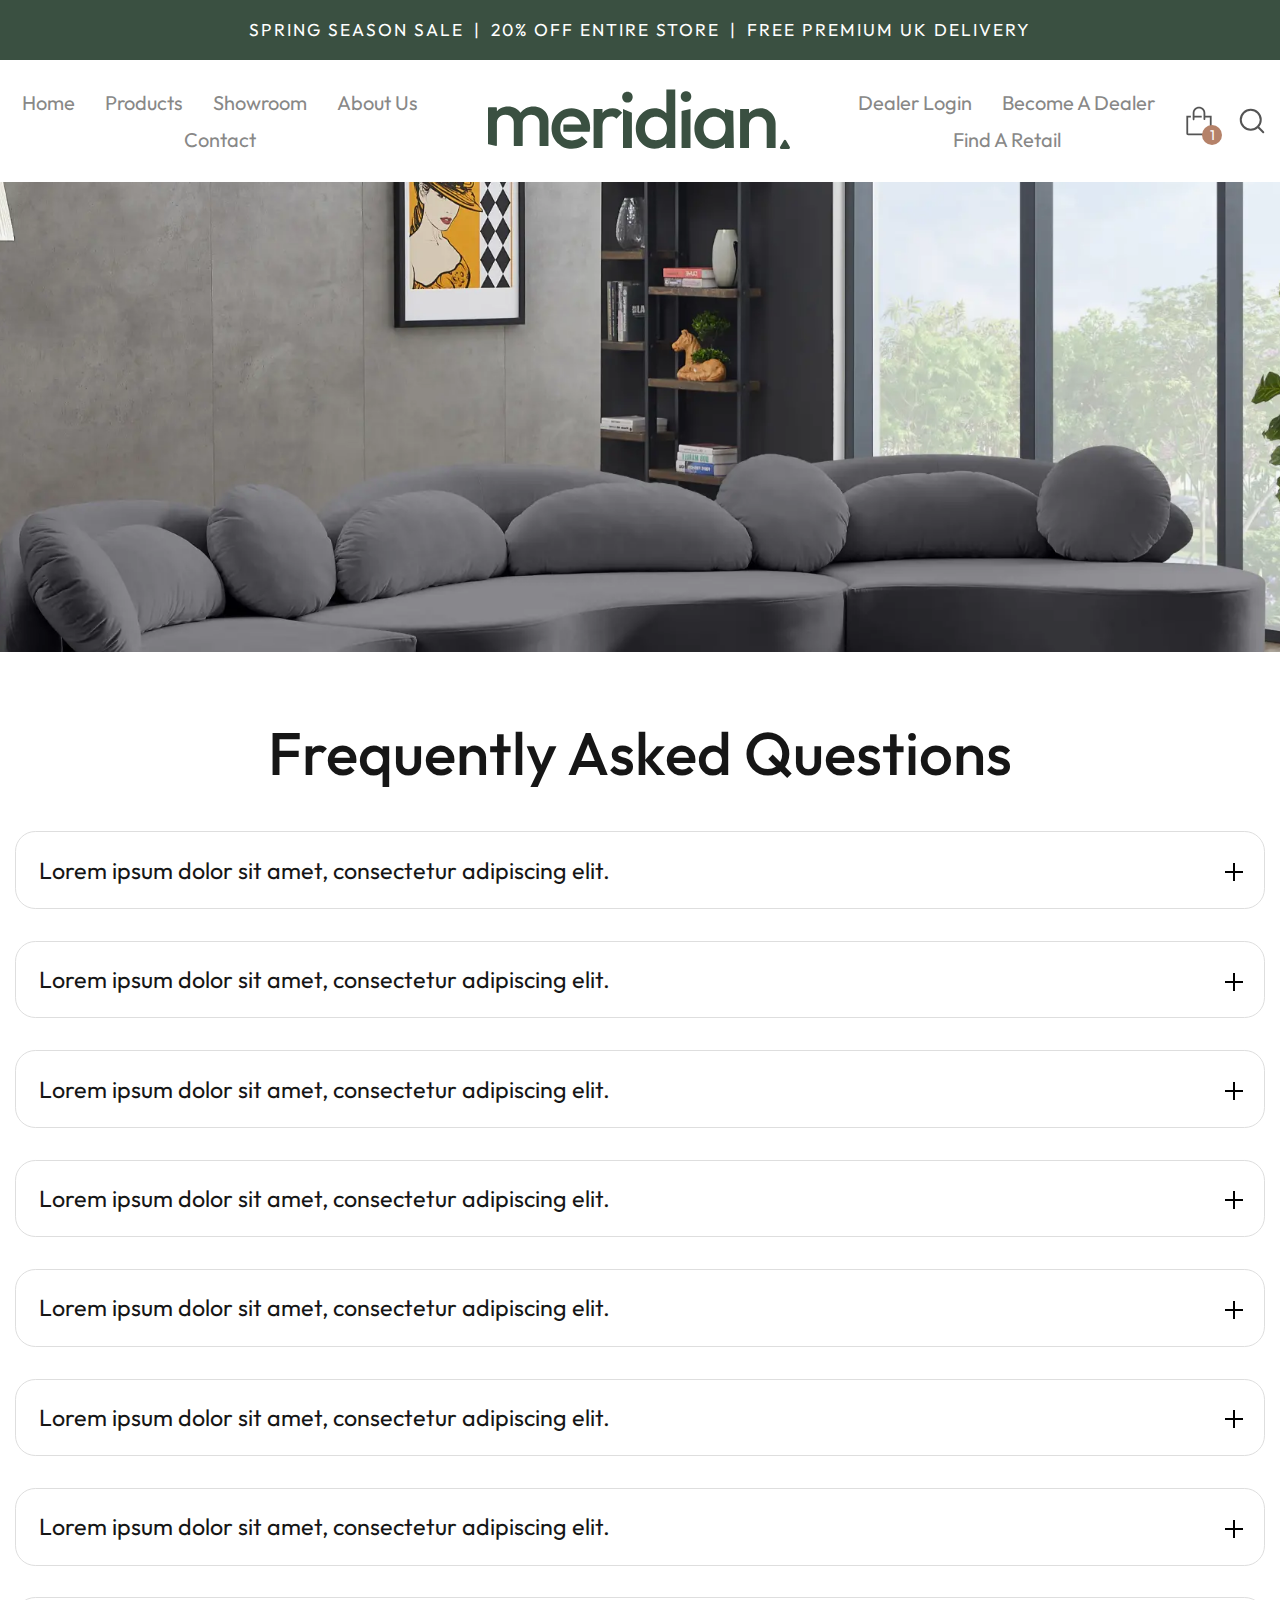
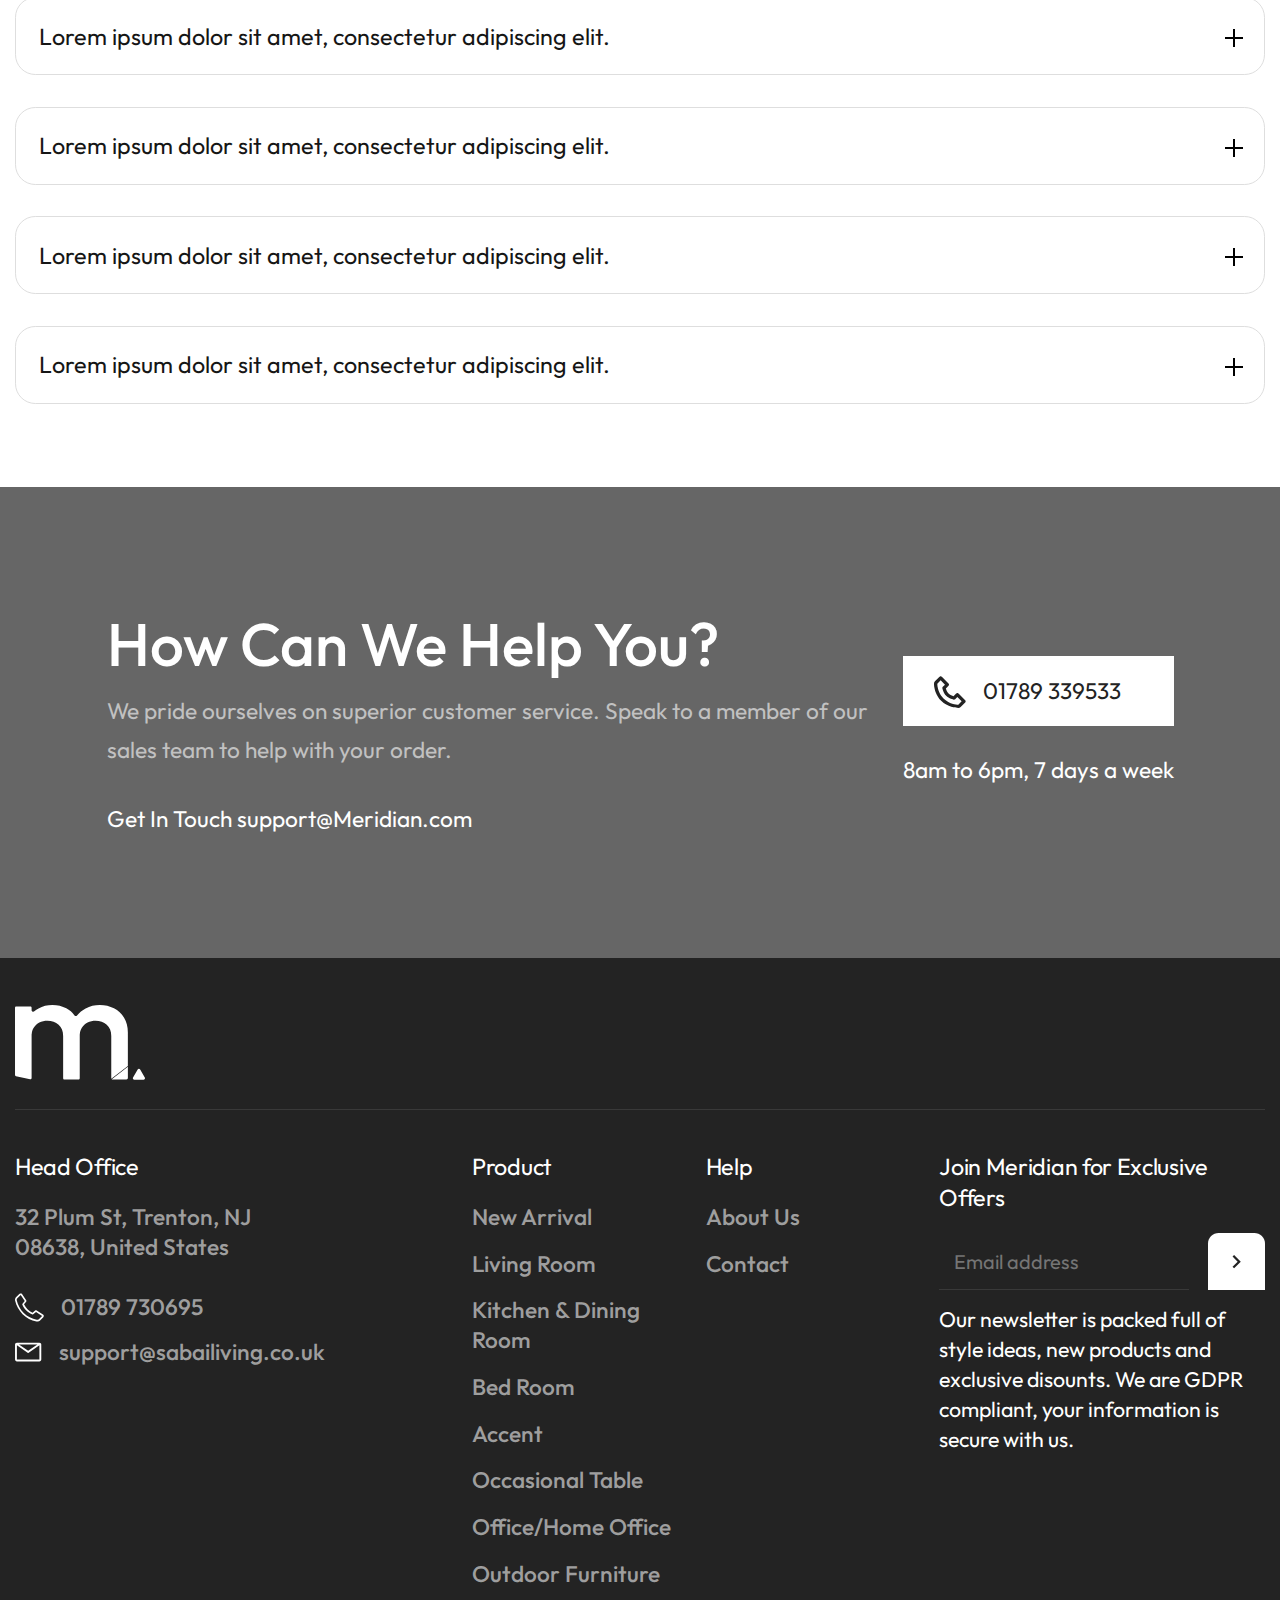
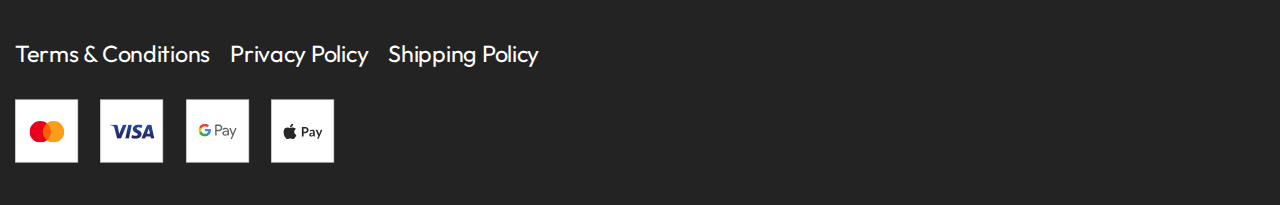
<file: faqs.html>
<!DOCTYPE html>
<html lang="en">

<head>
	<title>HomePage</title>
	<meta charset="UTF-8">
	<meta name="format-detection" content="telephone=no">
	<link rel="stylesheet" href="css/style.min.css?_v=20221226124926">
	<meta name="viewport" content="width=device-width, initial-scale=1.0">
</head>

<body>
	<div class="wrapper">
		<header class="header">
			<div class="header__up-header up-header">
				<div class="up-header__container">spring seaSon sale <span>|</span> 20% off entire store <span>|</span> Free Premium UK Delivery</div>
			</div>
			<div class="header__container">
				<div class="header__body">
					<div class="header__menu menu">
						<nav class="menu__body menu__body_left">
							<ul data-da=".menu__body_right,940" class="menu__list">
								<li class="menu__item"><a href="index.html" class="menu__link">Home</a></li>
								<li class="menu__item"><a href="catalog.html" class="menu__link">Products</a></li>
								<li class="menu__item"><a href="product-page.html" class="menu__link">Showroom</a></li>
								<li class="menu__item"><a href="about-us.html" class="menu__link">About Us</a></li>
								<li class="menu__item"><a href="contact-us.html" class="menu__link">Contact</a></li>
							</ul>
						</nav>
					</div>
					<a href="index.html" data-da=".header__menu,1105,0" class="header__logo"><img src="img/logo.svg" alt="Logo"></a>
					<div class="header__menu menu">
						<nav class="menu__body menu__body_right">
							<ul class="menu__list menu__list_2">
								<li class="menu__item"><a href="" class="menu__link menu__link_2">Dealer Login</a></li>
								<li class="menu__item"><a href="" class="menu__link menu__link_2">Become A Dealer</a></li>
								<li class="menu__item"><a href="" class="menu__link menu__link_2">Find A Retail</a></li>
							</ul>
						</nav>
						<div class="menu__actions">
							<a href="cart.html" class="menu__cart">
								<img src="img/icons/cart.svg" alt="Icon Cart">
								<span>1</span>
							</a>
							<div class="menu__search">
								<a href="#" class="menu__search_icon">
									<img src="img/icons/search.svg" alt="Icon Search">
								</a>
								<form action="#" class="menu__search_field">
									<input type="text" placeholder="Search...">
								</form>
							</div>
							<button type="button" class="menu__icon icon-menu"><span></span></button>
						</div>
					</div>
				</div>
			</div>
		</header>
		<main class="page page__faqs faqs">
			<div class="faqs__bg"></div>
			<section class="faqs__container">
				<div class="faqs__title title">Frequently Asked Questions</div>
				<div data-spollers data-one-spoller class="faqs__spollers spollers-faqs">
					<div class="spollers-faqs__item">
						<button type="button" data-spoller class="spollers-faqs__title">Lorem ipsum dolor sit amet, consectetur adipiscing elit.</button>
						<div class="spollers-faqs__body text">Lorem ipsum dolor sit amet, consectetur adipiscing elit. Nunc non potenti imperdiet porttitor. Nunc eget ornare
							elementum risus eu in. Varius id senectus id viverra sollicitudin lacus ante nullam egestas.</div>
					</div>
					<div class="spollers-faqs__item">
						<button type="button" data-spoller class="spollers-faqs__title">Lorem ipsum dolor sit amet, consectetur adipiscing
							elit.</button>
						<div class="spollers-faqs__body text">Lorem ipsum dolor sit amet, consectetur adipiscing elit. Nunc non potenti
							imperdiet porttitor. Nunc eget ornare
							elementum risus eu in. Varius id senectus id viverra sollicitudin lacus ante nullam egestas.</div>
					</div>
					<div class="spollers-faqs__item">
						<button type="button" data-spoller class="spollers-faqs__title">Lorem ipsum dolor sit amet, consectetur adipiscing
							elit.</button>
						<div class="spollers-faqs__body text">Lorem ipsum dolor sit amet, consectetur adipiscing elit. Nunc non potenti
							imperdiet porttitor. Nunc eget ornare
							elementum risus eu in. Varius id senectus id viverra sollicitudin lacus ante nullam egestas.</div>
					</div>
					<div class="spollers-faqs__item">
						<button type="button" data-spoller class="spollers-faqs__title">Lorem ipsum dolor sit amet, consectetur adipiscing
							elit.</button>
						<div class="spollers-faqs__body text">Lorem ipsum dolor sit amet, consectetur adipiscing elit. Nunc non potenti
							imperdiet porttitor. Nunc eget ornare
							elementum risus eu in. Varius id senectus id viverra sollicitudin lacus ante nullam egestas.</div>
					</div>
					<div class="spollers-faqs__item">
						<button type="button" data-spoller class="spollers-faqs__title">Lorem ipsum dolor sit amet, consectetur adipiscing
							elit.</button>
						<div class="spollers-faqs__body text">Lorem ipsum dolor sit amet, consectetur adipiscing elit. Nunc non potenti
							imperdiet porttitor. Nunc eget ornare
							elementum risus eu in. Varius id senectus id viverra sollicitudin lacus ante nullam egestas.</div>
					</div>
					<div class="spollers-faqs__item">
						<button type="button" data-spoller class="spollers-faqs__title">Lorem ipsum dolor sit amet, consectetur adipiscing
							elit.</button>
						<div class="spollers-faqs__body text">Lorem ipsum dolor sit amet, consectetur adipiscing elit. Nunc non potenti
							imperdiet porttitor. Nunc eget ornare
							elementum risus eu in. Varius id senectus id viverra sollicitudin lacus ante nullam egestas.</div>
					</div>
					<div class="spollers-faqs__item">
						<button type="button" data-spoller class="spollers-faqs__title">Lorem ipsum dolor sit amet, consectetur adipiscing
							elit.</button>
						<div class="spollers-faqs__body text">Lorem ipsum dolor sit amet, consectetur adipiscing elit. Nunc non potenti
							imperdiet porttitor. Nunc eget ornare
							elementum risus eu in. Varius id senectus id viverra sollicitudin lacus ante nullam egestas.</div>
					</div>
					<div class="spollers-faqs__item">
						<button type="button" data-spoller class="spollers-faqs__title">Lorem ipsum dolor sit amet, consectetur adipiscing
							elit.</button>
						<div class="spollers-faqs__body text">Lorem ipsum dolor sit amet, consectetur adipiscing elit. Nunc non potenti
							imperdiet porttitor. Nunc eget ornare
							elementum risus eu in. Varius id senectus id viverra sollicitudin lacus ante nullam egestas.</div>
					</div>
					<div class="spollers-faqs__item">
						<button type="button" data-spoller class="spollers-faqs__title">Lorem ipsum dolor sit amet, consectetur adipiscing
							elit.</button>
						<div class="spollers-faqs__body text">Lorem ipsum dolor sit amet, consectetur adipiscing elit. Nunc non potenti
							imperdiet porttitor. Nunc eget ornare
							elementum risus eu in. Varius id senectus id viverra sollicitudin lacus ante nullam egestas.</div>
					</div>
					<div class="spollers-faqs__item">
						<button type="button" data-spoller class="spollers-faqs__title">Lorem ipsum dolor sit amet, consectetur adipiscing
							elit.</button>
						<div class="spollers-faqs__body text">Lorem ipsum dolor sit amet, consectetur adipiscing elit. Nunc non potenti
							imperdiet porttitor. Nunc eget ornare
							elementum risus eu in. Varius id senectus id viverra sollicitudin lacus ante nullam egestas.</div>
					</div>
					<div class="spollers-faqs__item">
						<button type="button" data-spoller class="spollers-faqs__title">Lorem ipsum dolor sit amet, consectetur adipiscing
							elit.</button>
						<div class="spollers-faqs__body text">Lorem ipsum dolor sit amet, consectetur adipiscing elit. Nunc non potenti
							imperdiet porttitor. Nunc eget ornare
							elementum risus eu in. Varius id senectus id viverra sollicitudin lacus ante nullam egestas.</div>
					</div>
				</div>
			</section>
			<section class="get-support">
				<div class="get-support__container">
					<div class="get-support__content content-get-support">
						<h2 class="content-get-support__title title title_white">How Can We Help You?</h2>
						<p class="content-get-support__text text">We pride ourselves on superior customer service. Speak to a member of our sales team to help with your order.</p>
						<div class="content-get-support__link text">Get In Touch <a href="mailto:support@Meridian.com">support@Meridian.com</a></div>
					</div>
					<div class="get-support__contact contact-get-support">
						<a href="tel:01789339533" class="contact-get-support__button">01789 339533</a>
						<div class="contact-get-support__info text">8am to 6pm, 7 days a week</div>
					</div>
				</div>
			</section>
		</main>
		<footer class="footer">
			<div class="footer__container">
				<a href="" class="footer__logo"><img src="img/logo-footer.svg" alt="Logo"></a>
				<div class="footer__main">
					<div class="footer_column">
						<h5 class="footer__title">Head Office</h5>
						<a href="" target="_blank" class="footer__link">32 Plum St, Trenton, NJ 08638, United States</a>
						<div class="footer__contacts contacts">
							<a href="tel:01789730695" class="contacts__body">
								<svg width="29" height="29" viewBox="0 0 29 29" fill="none" xmlns="http://www.w3.org/2000/svg">
									<path d="M22.2644 28.5332C21.9842 28.5324 21.7048 28.5017 21.4311 28.4415C16.2199 27.3635 11.4191 24.836 7.58107 21.1498C3.82496 17.4556 1.2199 12.752 0.0810707 7.60818C-0.0532115 6.9671 -0.0202534 6.30226 0.176774 5.67761C0.373802 5.05296 0.728269 4.48952 1.20607 4.04151L4.5394 0.833178C4.70966 0.672168 4.91195 0.548869 5.13309 0.47133C5.35422 0.39379 5.58921 0.363753 5.82274 0.383178C6.06487 0.408439 6.29854 0.486439 6.5073 0.611693C6.71605 0.736948 6.89484 0.906415 7.03107 1.10818L11.1977 7.26651C11.354 7.50546 11.4294 7.78826 11.4129 8.07329C11.3964 8.35832 11.2889 8.63052 11.1061 8.84984L9.01441 11.3498C9.84745 13.1936 11.0272 14.8599 12.4894 16.2582C13.9422 17.7072 15.6593 18.8642 17.5477 19.6665L20.1394 17.6082C20.3571 17.4361 20.622 17.3344 20.8988 17.3166C21.1757 17.2987 21.4514 17.3655 21.6894 17.5082L27.9811 21.5748C28.197 21.7038 28.3809 21.8799 28.5191 22.09C28.6573 22.3001 28.7462 22.5387 28.779 22.788C28.8119 23.0373 28.7879 23.2908 28.7089 23.5296C28.6299 23.7683 28.4979 23.986 28.3227 24.1665L25.0727 27.3832C24.7036 27.7505 24.2654 28.0413 23.7834 28.2386C23.3015 28.436 22.7852 28.5361 22.2644 28.5332ZM5.6894 2.03318L2.35607 5.24151C2.08728 5.49197 1.88831 5.80808 1.77873 6.15875C1.66914 6.50942 1.65272 6.88257 1.73107 7.24151C2.79001 12.0683 5.22417 16.4851 8.7394 19.9582C12.3512 23.4261 16.8691 25.8035 21.7727 26.8165C22.1439 26.8941 22.5285 26.8784 22.8921 26.7708C23.2557 26.6631 23.5869 26.467 23.8561 26.1998L27.1061 22.9832L21.0311 19.0582L18.2477 21.2748C18.1412 21.3592 18.0156 21.4162 17.882 21.4409C17.7484 21.4656 17.6107 21.4572 17.4811 21.4165C15.17 20.565 13.0756 19.2133 11.3477 17.4582C9.56053 15.7892 8.17326 13.7382 7.2894 11.4582C7.25201 11.3201 7.25077 11.1748 7.2858 11.0362C7.32082 10.8975 7.39094 10.7702 7.4894 10.6665L9.7394 7.97485L5.6894 2.03318Z" fill="white" />
								</svg>
								<div class="contacts__link footer__link">01789 730695</div>
							</a>
							<a href="mailto:support@sabailiving.co.uk" class="contacts__body">
								<svg width="27" height="20" viewBox="0 0 27 20" fill="none" xmlns="http://www.w3.org/2000/svg">
									<path d="M24.4062 0.625H1.90625C1.40897 0.625 0.932055 0.822544 0.580425 1.17417C0.228794 1.52581 0.03125 2.00272 0.03125 2.5V17.5C0.03125 17.9973 0.228794 18.4742 0.580425 18.8258C0.932055 19.1775 1.40897 19.375 1.90625 19.375H24.4062C24.9035 19.375 25.3804 19.1775 25.7321 18.8258C26.0837 18.4742 26.2812 17.9973 26.2812 17.5V2.5C26.2812 2.00272 26.0837 1.52581 25.7321 1.17417C25.3804 0.822544 24.9035 0.625 24.4062 0.625ZM22.3438 2.5L13.1562 8.85625L3.96875 2.5H22.3438ZM1.90625 17.5V3.35312L12.6219 10.7687C12.7788 10.8776 12.9653 10.936 13.1562 10.936C13.3472 10.936 13.5337 10.8776 13.6906 10.7687L24.4062 3.35312V17.5H1.90625Z" fill="white" />
								</svg>
								<div class="contacts__link footer__link">support@sabailiving.co.uk</div>
							</a>
						</div>
					</div>
					<div data-spollers="700,max" class="footer_column">
						<div class="footer__spoller">
							<h5 data-spoller class="footer__title title_spoller">Product</h5>
							<div>
								<ul class="footer__list">
									<li class="footer__item"><a href="" class="footer__link">New Arrival</a></li>
									<li class="footer__item"><a href="" class="footer__link">Living Room</a></li>
									<li class="footer__item"><a href="" class="footer__link">Kitchen & Dining Room</a></li>
									<li class="footer__item"><a href="" class="footer__link">Bed Room</a></li>
									<li class="footer__item"><a href="" class="footer__link">Accent</a></li>
									<li class="footer__item"><a href="" class="footer__link">Occasional Table</a></li>
									<li class="footer__item"><a href="" class="footer__link">Office/Home Office</a></li>
									<li class="footer__item"><a href="" class="footer__link">Outdoor Furniture</a></li>
								</ul>
							</div>
						</div>
					</div>
					<div data-spollers="700,max" class="footer_column">
						<h5 data-spoller class="footer__title title_spoller">Help</h5>
						<div>
							<ul class="footer__list">
								<li class="footer__item"><a href="" class="footer__link">About Us</a></li>
								<li class="footer__item"><a href="" class="footer__link">Contact</a></li>
							</ul>
						</div>
					</div>
					<div class="footer_column">
						<h5 class="footer__title">Join Meridian for Exclusive Offers</h5>
						<form action="#" class="footer__form form-footer">
							<input type="email" data-error="Error" placeholder="Email address" class="form-footer__input">
							<button type="submit" class="form-footer__button">
								<svg width="9" height="14" viewBox="0 0 9 14" fill="none" xmlns="http://www.w3.org/2000/svg">
									<path d="M0.538818 11.7628L5.63326 6.66838L0.538818 1.57393L2.11104 0.00170898L8.77771 6.66838L2.11104 13.335L0.538818 11.7628Z" fill="#232323" />
								</svg>
							</button>
						</form>
						<p class="footer__text">Our newsletter is packed full of style ideas, new products and exclusive disounts. We are GDPR compliant, your
							information is secure with us.</p>
					</div>
				</div>
				<div class="footer__bottom bottom-footer">
					<ul class="bottom-footer__list">
						<li class="bottom-footer__item"><a href="" class="bottom-footer__link">Terms & Conditions</a></li>
						<li class="bottom-footer__item"><a href="" class="bottom-footer__link">Privacy Policy</a></li>
						<li class="bottom-footer__item"><a href="" class="bottom-footer__link">Shipping Policy</a></li>
					</ul>
					<div class="bottom-footer__payment payment">
						<a href="#" class="payment__link"><img src="img/footer/icon-1.svg" alt="Icon"></a>
						<a href="#" class="payment__link"><img src="img/footer/icon-2.svg" alt="Icon"></a>
						<a href="#" class="payment__link"><img src="img/footer/icon-3.svg" alt="Icon"></a>
						<a href="#" class="payment__link"><img src="img/footer/icon-4.svg" alt="Icon"></a>
					</div>
				</div>
			</div>
		</footer>
	</div>
	<script src="js/app.min.js?_v=20221226124926"></script>
</body>

</html>
</file>
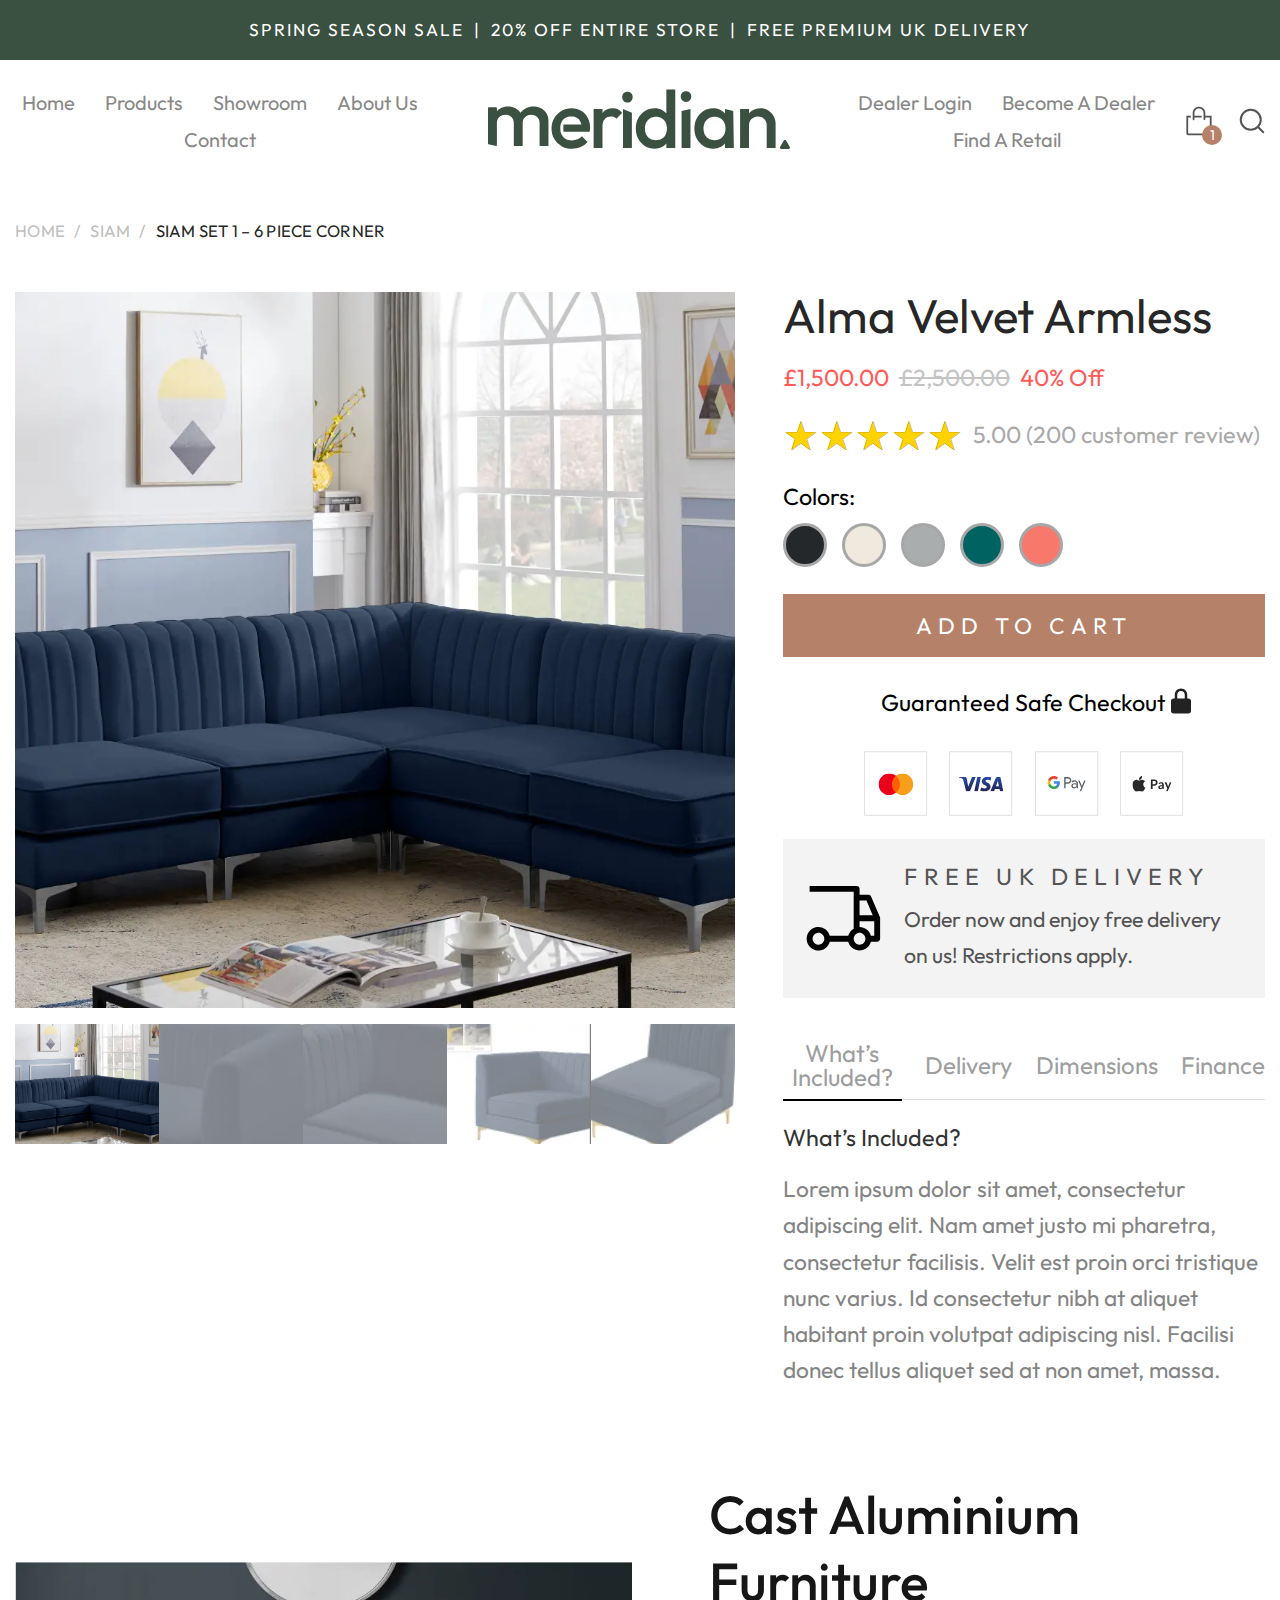
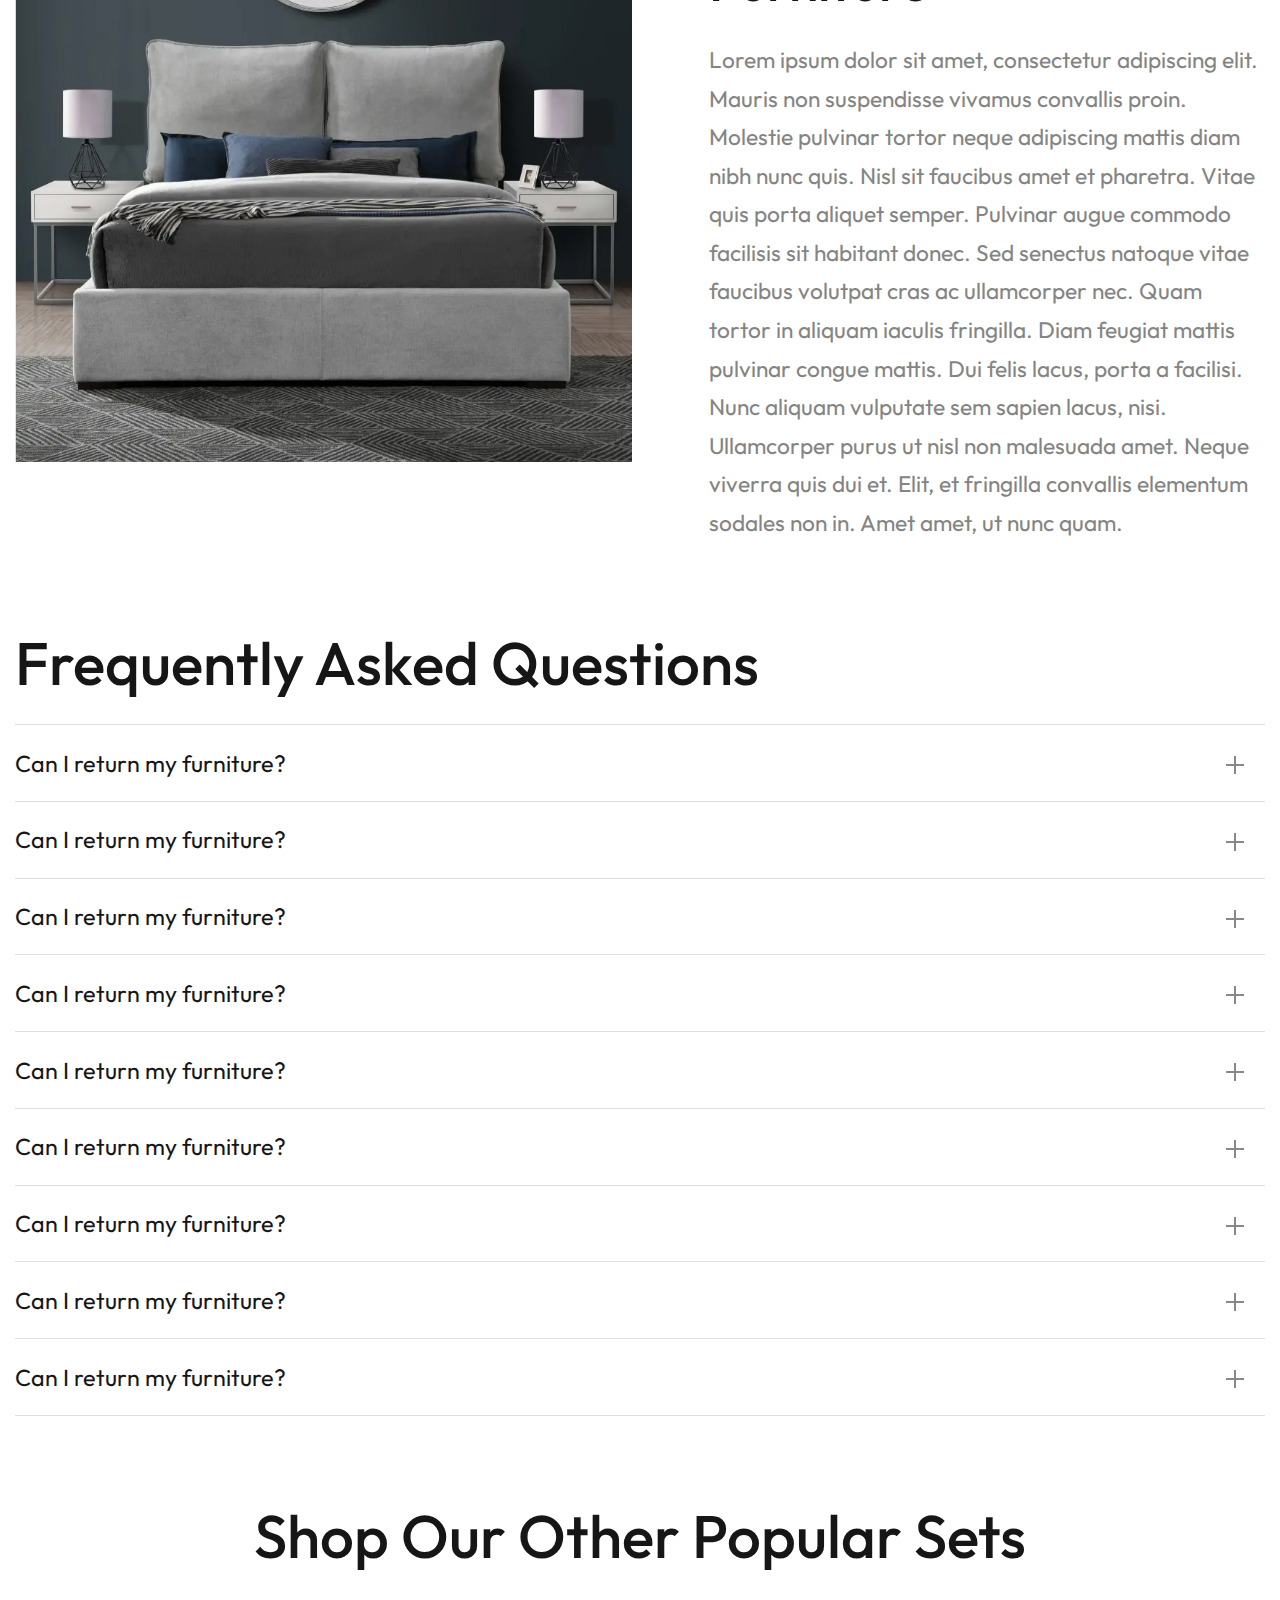
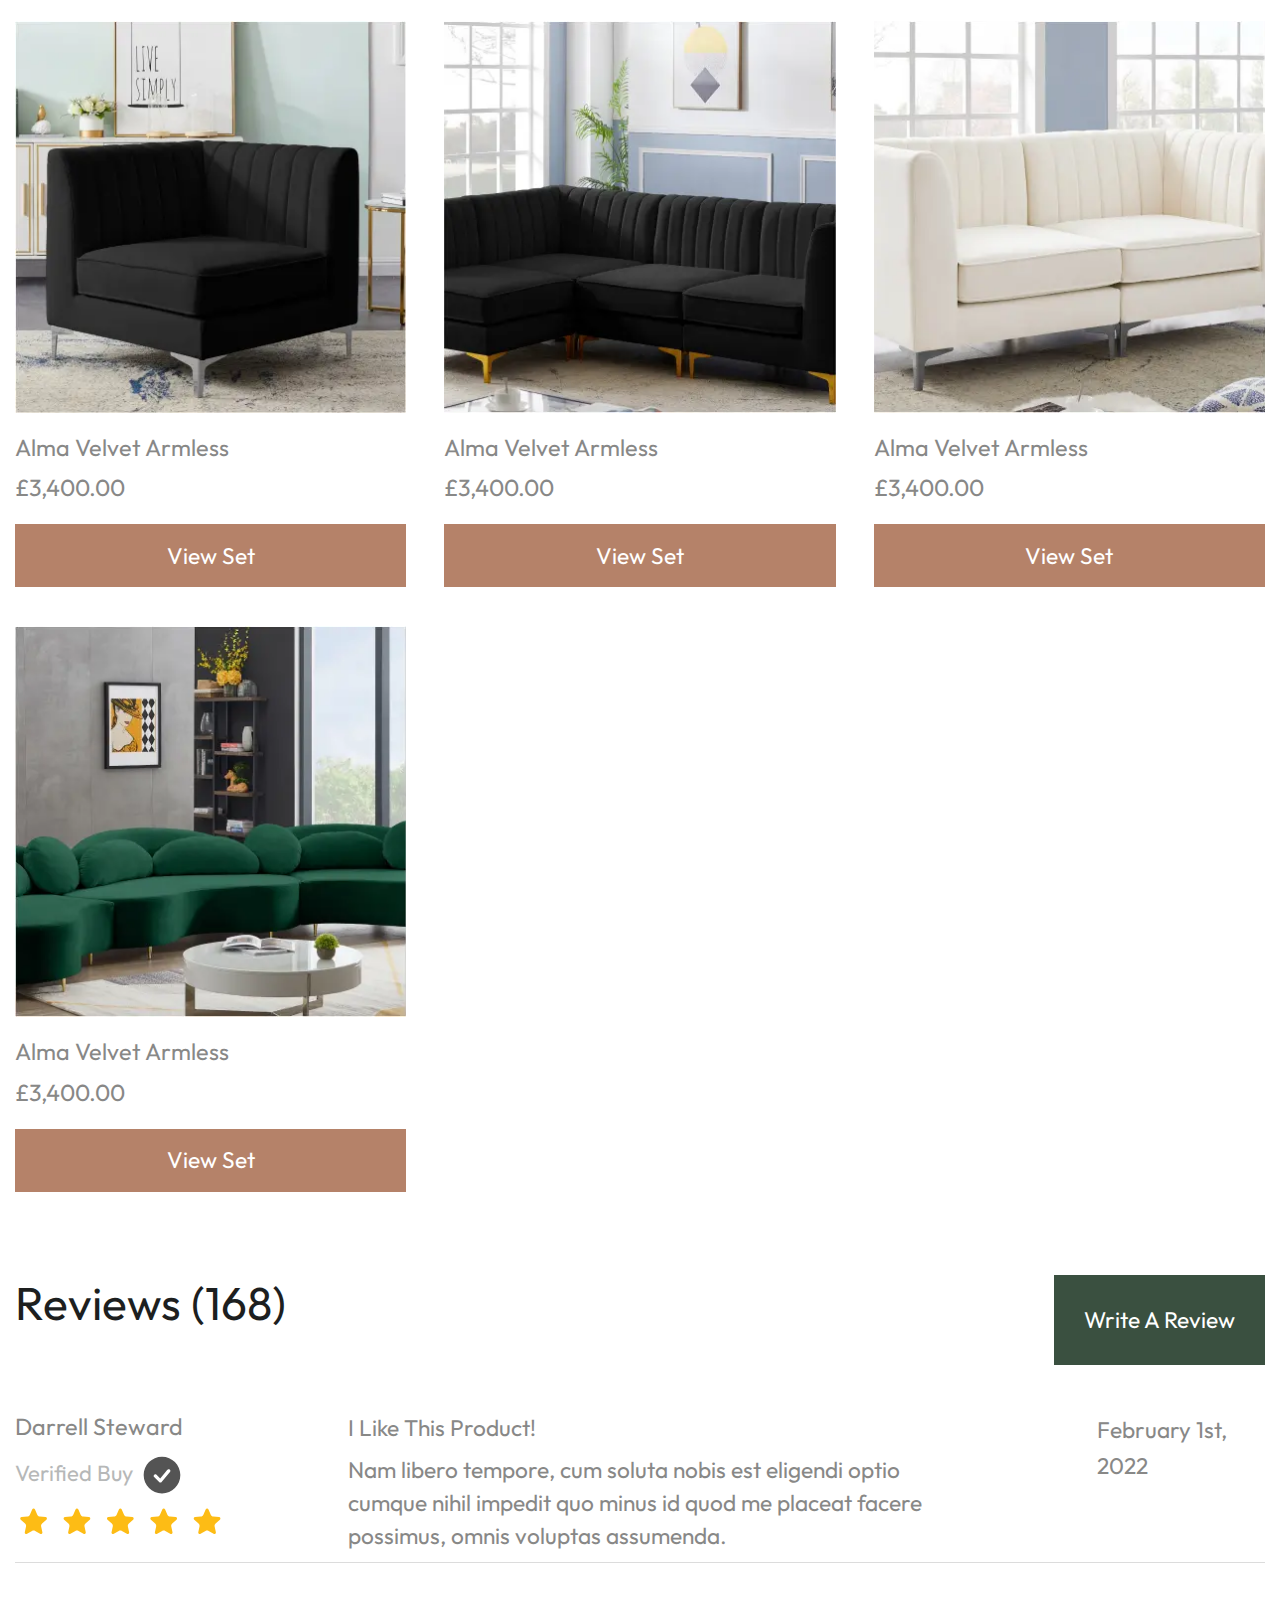
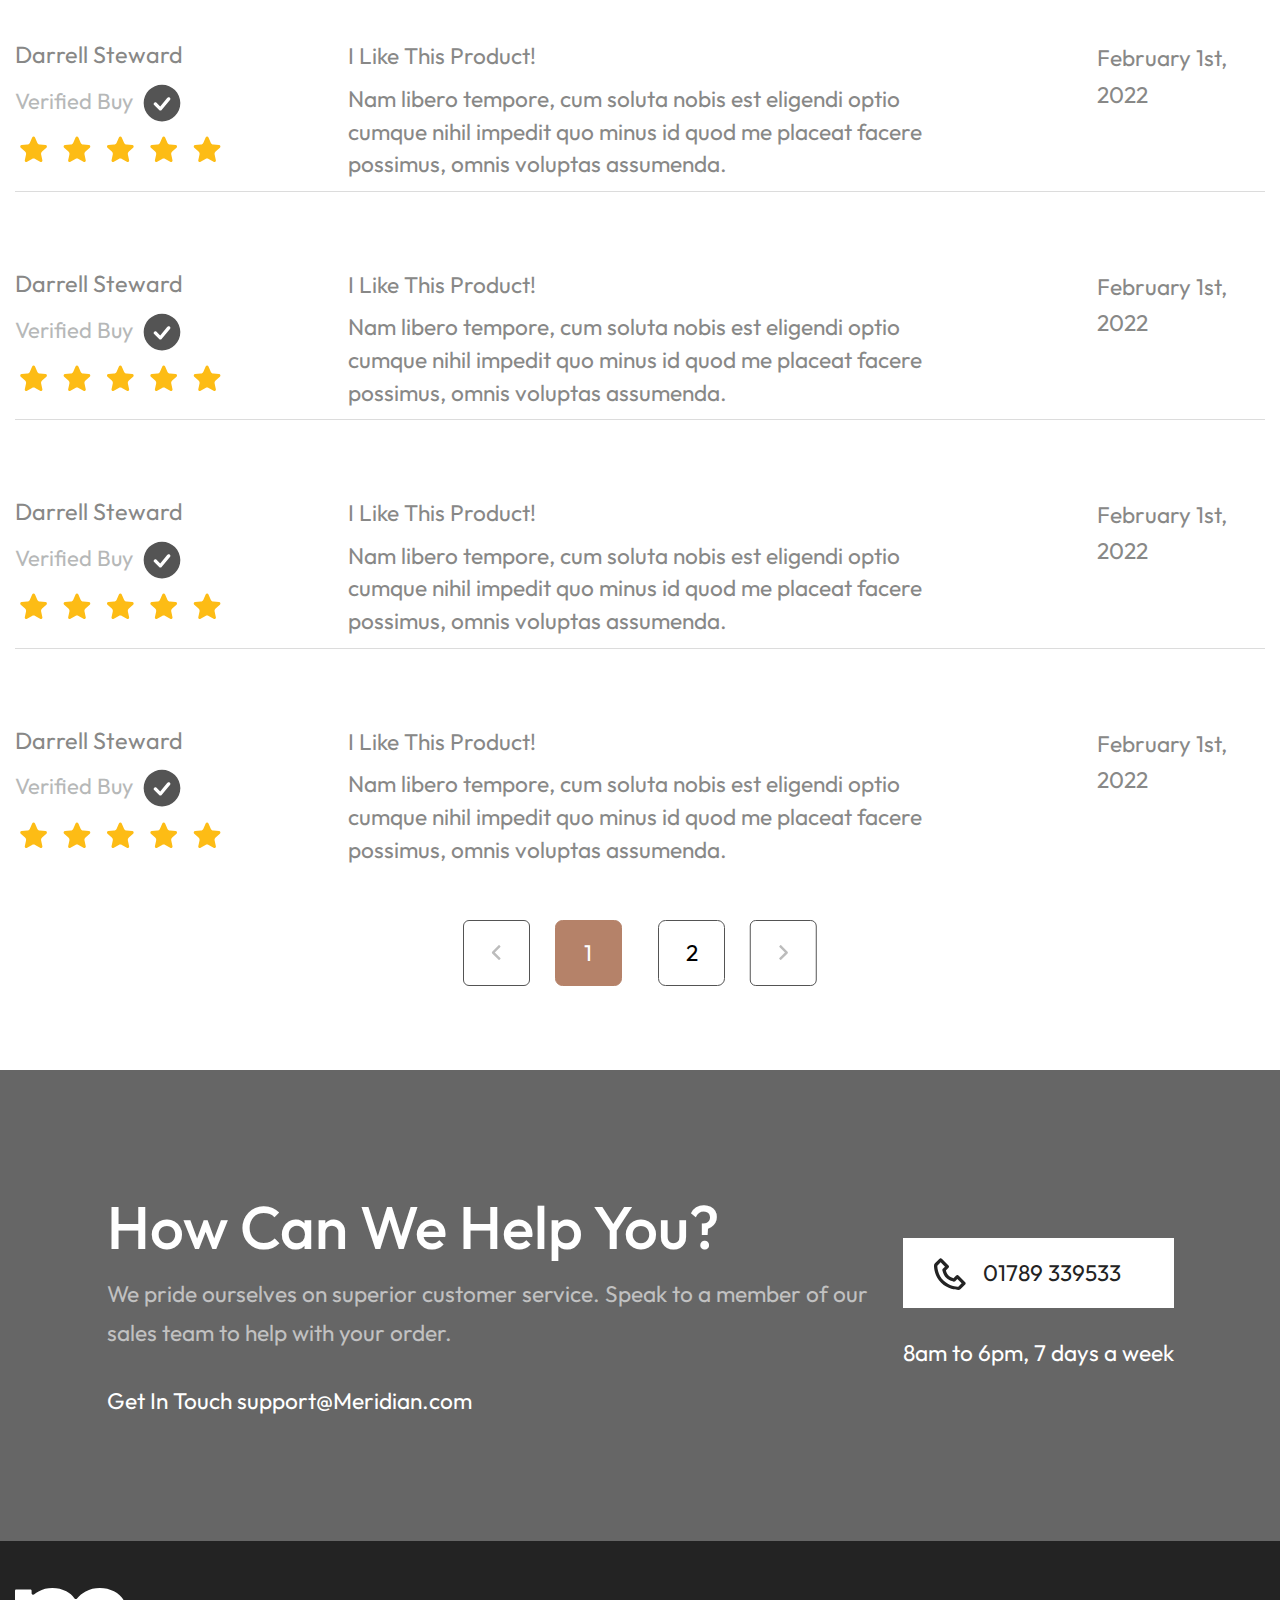
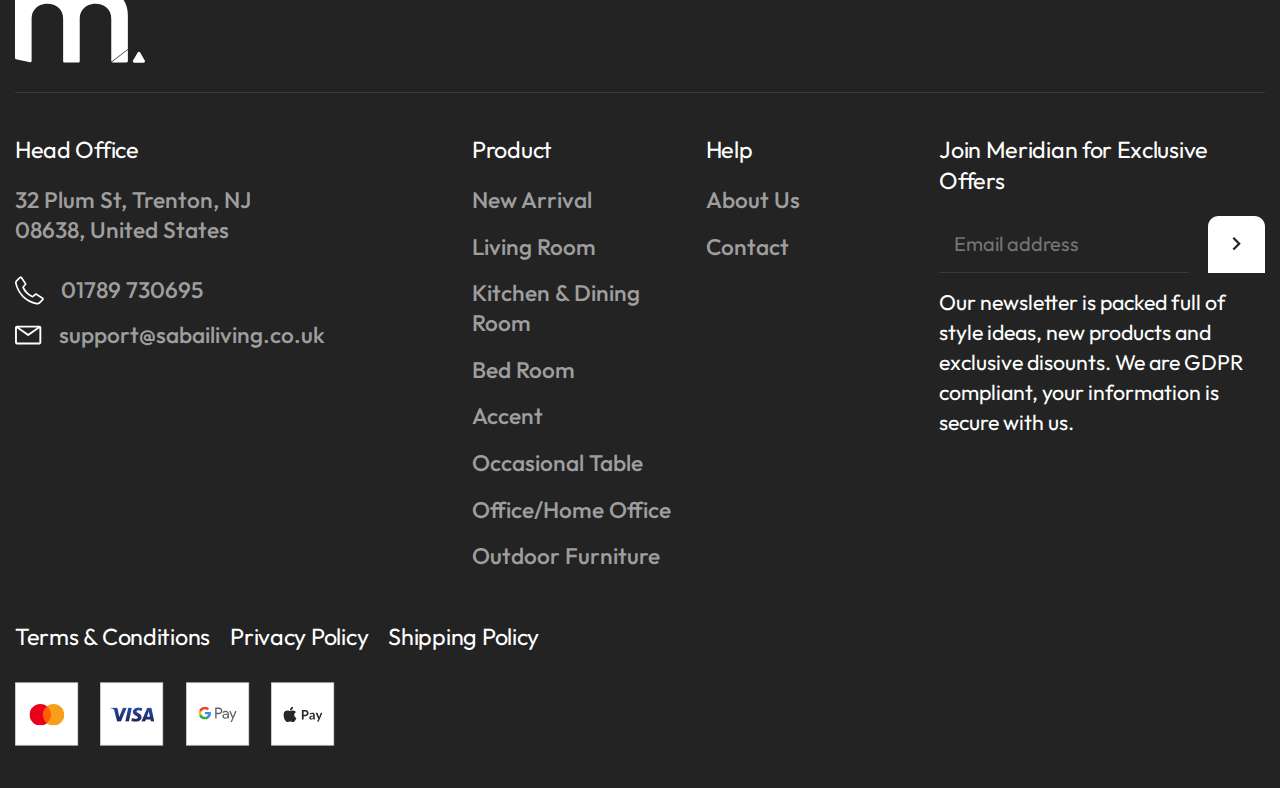
<file: product-page.html>
<!DOCTYPE html>
<html lang="en">

<head>
	<title>HomePage</title>
	<meta charset="UTF-8">
	<meta name="format-detection" content="telephone=no">
	<link rel="stylesheet" href="css/style.min.css?_v=20221226124926">
	<meta name="viewport" content="width=device-width, initial-scale=1.0">
</head>

<body>
	<div class="wrapper">
		<header class="header">
			<div class="header__up-header up-header">
				<div class="up-header__container">spring seaSon sale <span>|</span> 20% off entire store <span>|</span> Free Premium UK Delivery</div>
			</div>
			<div class="header__container">
				<div class="header__body">
					<div class="header__menu menu">
						<nav class="menu__body menu__body_left">
							<ul data-da=".menu__body_right,940" class="menu__list">
								<li class="menu__item"><a href="index.html" class="menu__link">Home</a></li>
								<li class="menu__item"><a href="catalog.html" class="menu__link">Products</a></li>
								<li class="menu__item"><a href="product-page.html" class="menu__link">Showroom</a></li>
								<li class="menu__item"><a href="about-us.html" class="menu__link">About Us</a></li>
								<li class="menu__item"><a href="contact-us.html" class="menu__link">Contact</a></li>
							</ul>
						</nav>
					</div>
					<a href="index.html" data-da=".header__menu,1105,0" class="header__logo"><img src="img/logo.svg" alt="Logo"></a>
					<div class="header__menu menu">
						<nav class="menu__body menu__body_right">
							<ul class="menu__list menu__list_2">
								<li class="menu__item"><a href="" class="menu__link menu__link_2">Dealer Login</a></li>
								<li class="menu__item"><a href="" class="menu__link menu__link_2">Become A Dealer</a></li>
								<li class="menu__item"><a href="" class="menu__link menu__link_2">Find A Retail</a></li>
							</ul>
						</nav>
						<div class="menu__actions">
							<a href="cart.html" class="menu__cart">
								<img src="img/icons/cart.svg" alt="Icon Cart">
								<span>1</span>
							</a>
							<div class="menu__search">
								<a href="#" class="menu__search_icon">
									<img src="img/icons/search.svg" alt="Icon Search">
								</a>
								<form action="#" class="menu__search_field">
									<input type="text" placeholder="Search...">
								</form>
							</div>
							<button type="button" class="menu__icon icon-menu"><span></span></button>
						</div>
					</div>
				</div>
			</div>
		</header>
		<main class="page product-page product">
			<div class="product-page__container">
				<nav class="product-page__breadcrumbs breadcrumbs">
					<ul class="breadcrumbs__list">
						<li class="breadcrumbs__item">
							<a href="" class="breadcrumbs__link">Home<span class="breadcrumbs__slash">/</span></a>
						</li>
						<li class="breadcrumbs__item">
							<a href="" class="breadcrumbs__link">SIAM<span class="breadcrumbs__slash">/</span></a>
						</li>
						<li class="breadcrumbs__item">
							<span class="breadcrumbs__link breadcrumbs__current">Siam Set 1 – 6 piece Corner</span>
						</li>
					</ul>
				</nav>
				<section class="product-page__product">
					<div class="product__main main-product">
						<div class="main-product__images images-product">
							<div class="images-product__slider swiper-container gallery-top">
								<div class="swiper-wrapper">
									<div class="images-product__slide-ibg swiper-slide">
										<picture><source srcset="img/product-page/01.webp" type="image/webp"><img src="img/product-page/01.jpg" alt="Image"></picture>
									</div>
									<div class="images-product__slide-ibg swiper-slide">
										<picture><source srcset="img/product-page/02.webp" type="image/webp"><img src="img/product-page/02.jpg" alt="Image"></picture>
									</div>
									<div class="images-product__slide-ibg swiper-slide">
										<picture><source srcset="img/product-page/03.webp" type="image/webp"><img src="img/product-page/03.jpg" alt="Image"></picture>
									</div>
									<div class="images-product__slide-ibg swiper-slide">
										<picture><source srcset="img/product-page/04.webp" type="image/webp"><img src="img/product-page/04.jpg" alt="Image"></picture>
									</div>
									<div class="images-product__slide-ibg swiper-slide">
										<picture><source srcset="img/product-page/05.webp" type="image/webp"><img src="img/product-page/05.jpg" alt="Image"></picture>
									</div>
									<div class="images-product__slide-ibg swiper-slide">
										<picture><source srcset="img/product-page/06.webp" type="image/webp"><img src="img/product-page/06.jpg" alt="Image"></picture>
									</div>
								</div>
							</div>
							<div class="images-product__thumbs thumbs-images swiper-container gallery-thumbs">
								<div class="swiper-wrapper">
									<div class="thumbs-images__slide-ibg swiper-slide">
										<picture><source srcset="img/product-page/01.webp" type="image/webp"><img src="img/product-page/01.jpg" alt="Image"></picture>
									</div>
									<div class="thumbs-images__slide-ibg swiper-slide">
										<picture><source srcset="img/product-page/02.webp" type="image/webp"><img src="img/product-page/02.jpg" alt="Image"></picture>
									</div>
									<div class="thumbs-images__slide-ibg swiper-slide">
										<picture><source srcset="img/product-page/03.webp" type="image/webp"><img src="img/product-page/03.jpg" alt="Image"></picture>
									</div>
									<div class="thumbs-images__slide-ibg swiper-slide">
										<picture><source srcset="img/product-page/04.webp" type="image/webp"><img src="img/product-page/04.jpg" alt="Image"></picture>
									</div>
									<div class="thumbs-images__slide-ibg swiper-slide">
										<picture><source srcset="img/product-page/05.webp" type="image/webp"><img src="img/product-page/05.jpg" alt="Image"></picture>
									</div>
									<div class="thumbs-images__slide-ibg swiper-slide">
										<picture><source srcset="img/product-page/06.webp" type="image/webp"><img src="img/product-page/06.jpg" alt="Image"></picture>
									</div>
								</div>
							</div>
						</div>
						<div class="main-product__body body-product">
							<div class="body-product__header header-product">
								<h1 class="header-product__title">Alma Velvet Armless</h1>
								<div class="header-product__price product-price">
									<div class="product-price__current">£1,500.00</div>
									<div class="product-price__old">£2,500.00</div>
									<div class="product-price__discount">40% Off</div>
								</div>
								<div class="header-product__rating rating">
									<div class="rating__body">
										<div class="rating__active"></div>
										<div class="rating__items">
											<input type="radio" class="rating__item" value="1" name="rating">
											<input type="radio" class="rating__item" value="2" name="rating">
											<input type="radio" class="rating__item" value="3" name="rating">
											<input type="radio" class="rating__item" value="4" name="rating">
											<input type="radio" class="rating__item" value="5" name="rating">
										</div>
									</div>
									<div class="rating__info"><span class="rating__value">5.00 </span>(200 customer review)</div>
								</div>
								<div class="header-product__colors colors">
									<h5 class="colors__title">Colors:</h5>
									<div class="colors__body">
										<a href="" class="colors__item colors__item_1"></a>
										<a href="" class="colors__item colors__item_2"></a>
										<a href="" class="colors__item colors__item_3"></a>
										<a href="" class="colors__item colors__item_4"></a>
										<a href="" class="colors__item colors__item_5"></a>
									</div>
								</div>
								<button type="button" class="header-product__button button">Add To Cart</button>
								<div class="header-product__guarantee">Guaranteed Safe Checkout</div>
								<div class="header-product__payment payment">
									<a href="#" class="payment__link"><img src="img/footer/icon-1.svg" alt="Icon"></a>
									<a href="#" class="payment__link"><img src="img/footer/icon-2.svg" alt="Icon"></a>
									<a href="#" class="payment__link"><img src="img/footer/icon-3.svg" alt="Icon"></a>
									<a href="#" class="payment__link"><img src="img/footer/icon-4.svg" alt="Icon"></a>
								</div>
							</div>
							<div class="body-product__delivery delivery">
								<div class="delivery__icon">
									<img src="img/product-page/icon-delivery.svg" alt="Icon Delivery">
								</div>
								<div class="delivery__content">
									<div class="delivery__title">Free UK Delivery</div>
									<div class="delivery__description">Order now and enjoy free delivery on us! Restrictions apply.</div>
								</div>
							</div>
							<div data-tabs="1220.98" class="body-product__info product-info">
								<nav data-tabs-titles class="product-info__navigation">
									<button type="submit" class="product-info__title _tab-active">What’s Included?</button>
									<button type="submit" class="product-info__title">Delivery</button>
									<button type="submit" class="product-info__title">Dimensions</button>
									<button type="submit" class="product-info__title">Finance</button>
								</nav>
								<div data-tabs-body class="product-info__content">
									<div class="product-info__body">
										<div class="product-info__subtitle">What’s Included?</div>
										<div class="product-info__text">Lorem ipsum dolor sit amet, consectetur adipiscing elit. Nam amet justo mi pharetra, consectetur facilisis. Velit est
											proin orci tristique nunc varius. Id consectetur nibh at aliquet habitant proin volutpat adipiscing nisl. Facilisi donec
											tellus aliquet sed at non amet, massa.</div>
									</div>
									<div class="product-info__body">
										<div class="product-info__subtitle">Premium Delivery</div>
										<div class="product-info__text">Lorem ipsum dolor sit amet, consectetur adipiscing elit. Nam amet justo mi pharetra,
											consectetur facilisis. Velit est
											proin orci tristique nunc varius. Id consectetur nibh at aliquet habitant proin volutpat adipiscing nisl. Facilisi
											donec
											tellus aliquet sed at non amet, massa.</div>
									</div>
									<div class="product-info__body">
										<div class="product-info__subtitle">Dimensions</div>
										<div class="product-info__text">Lorem ipsum dolor sit amet, consectetur adipiscing elit. Nam amet justo mi pharetra,
											consectetur facilisis. Velit est
											proin orci tristique nunc varius. Id consectetur nibh at aliquet habitant proin volutpat adipiscing nisl. Facilisi
											donec
											tellus aliquet sed at non amet, massa.</div>
									</div>
									<div class="product-info__body">
										<div class="product-info__subtitle">Finance</div>
										<div class="product-info__text">Lorem ipsum dolor sit amet, consectetur adipiscing elit. Nam amet justo mi pharetra,
											consectetur facilisis. Velit est
											proin orci tristique nunc varius. Id consectetur nibh at aliquet habitant proin volutpat adipiscing nisl. Facilisi
											donec
											tellus aliquet sed at non amet, massa.</div>
									</div>
								</div>
							</div>
						</div>
					</div>
				</section>
				<section class="product-about about-product">
					<div class="about-product__image-ibg">
						<picture><source srcset="img/product-page/07.webp" type="image/webp"><img src="img/product-page/07.jpg" alt="Image"></picture>
					</div>
					<div class="about-product__content">
						<h2 class="about-product__title title">Cast Aluminium Furniture</h2>
						<p class="about-product__text text">Lorem ipsum dolor sit amet, consectetur adipiscing elit. Mauris non suspendisse vivamus convallis proin. Molestie
							pulvinar tortor neque adipiscing mattis diam nibh nunc quis. Nisl sit faucibus amet et pharetra. Vitae quis porta
							aliquet semper. Pulvinar augue commodo facilisis sit habitant donec. Sed senectus natoque vitae faucibus volutpat cras
							ac ullamcorper nec. Quam tortor in aliquam iaculis fringilla. Diam feugiat mattis pulvinar congue mattis. Dui felis
							lacus, porta a facilisi. Nunc aliquam vulputate sem sapien lacus, nisi. Ullamcorper purus ut nisl non malesuada amet.
							Neque viverra quis dui et. Elit, et fringilla convallis elementum sodales non in.
							Amet amet, ut nunc quam.</p>
					</div>
				</section>
				<section class="product__faqs faqs-product__body">
					<div class="faqs-product__title title">Frequently Asked Questions</div>
					<div data-spollers data-one-spoller class="faqs-product">
						<div class="product-faqs__item">
							<button type="button" data-spoller class="product-faqs__title">Can I return my furniture?</button>
							<div class="product-faqs__body">
								<p class="text">In the unlikely event that you wish to return your furniture, Sabai Living offer a 30-day returns policy. However, you will be charged an administrative fee to cover this. Your refund will be processed as soon as the product has been returned to our warehouse and has been thoroughly checked for any damage or quality issues. Sabai Living can only issue refunds for items that are not damaged.</p>
								<p class="text">What do I do if my item arrives damaged, or if I have received the wrong item? In the unlikely event that you receive a damaged item, please contact us within 24 hours of receiving your order. You can contact us via telephone or email. We will ask you to send photographs and a description of the damage and will then thoroughly investigate. If required, we will repair, replace, or refund your damaged item.</p>
								<p class="text">If you receive an incorrect item, please report it to us as soon as possible and we will make arrangements for this to
									be returned and the correct item sent to you.</p>
							</div>
						</div>
						<div class="product-faqs__item">
							<button type="button" data-spoller class="product-faqs__title">Can I return my furniture?</button>
							<div class="product-faqs__body">
								<p class="text">In the unlikely event that you wish to return your furniture, Sabai Living offer a 30-day returns
									policy. However, you will be charged an administrative fee to cover this. Your refund will be processed as soon
									as the product has been returned to our warehouse and has been thoroughly checked for any damage or quality
									issues. Sabai Living can only issue refunds for items that are not damaged.</p>
								<p class="text">What do I do if my item arrives damaged, or if I have received the wrong item? In the unlikely
									event that you receive a damaged item, please contact us within 24 hours of receiving your order. You can
									contact us via telephone or email. We will ask you to send photographs and a description of the damage and will
									then thoroughly investigate. If required, we will repair, replace, or refund your damaged item.</p>
								<p class="text">If you receive an incorrect item, please report it to us as soon as possible and we will make
									arrangements for this to
									be returned and the correct item sent to you.</p>
							</div>
						</div>
						<div class="product-faqs__item">
							<button type="button" data-spoller class="product-faqs__title">Can I return my furniture?</button>
							<div class="product-faqs__body">
								<p class="text">In the unlikely event that you wish to return your furniture, Sabai Living offer a 30-day returns
									policy. However, you will be charged an administrative fee to cover this. Your refund will be processed as soon
									as the product has been returned to our warehouse and has been thoroughly checked for any damage or quality
									issues. Sabai Living can only issue refunds for items that are not damaged.</p>
								<p class="text">What do I do if my item arrives damaged, or if I have received the wrong item? In the unlikely
									event that you receive a damaged item, please contact us within 24 hours of receiving your order. You can
									contact us via telephone or email. We will ask you to send photographs and a description of the damage and will
									then thoroughly investigate. If required, we will repair, replace, or refund your damaged item.</p>
								<p class="text">If you receive an incorrect item, please report it to us as soon as possible and we will make
									arrangements for this to
									be returned and the correct item sent to you.</p>
							</div>
						</div>
						<div class="product-faqs__item">
							<button type="button" data-spoller class="product-faqs__title">Can I return my furniture?</button>
							<div class="product-faqs__body">
								<p class="text">In the unlikely event that you wish to return your furniture, Sabai Living offer a 30-day returns
									policy. However, you will be charged an administrative fee to cover this. Your refund will be processed as soon
									as the product has been returned to our warehouse and has been thoroughly checked for any damage or quality
									issues. Sabai Living can only issue refunds for items that are not damaged.</p>
								<p class="text">What do I do if my item arrives damaged, or if I have received the wrong item? In the unlikely
									event that you receive a damaged item, please contact us within 24 hours of receiving your order. You can
									contact us via telephone or email. We will ask you to send photographs and a description of the damage and will
									then thoroughly investigate. If required, we will repair, replace, or refund your damaged item.</p>
								<p class="text">If you receive an incorrect item, please report it to us as soon as possible and we will make
									arrangements for this to
									be returned and the correct item sent to you.</p>
							</div>
						</div>
						<div class="product-faqs__item">
							<button type="button" data-spoller class="product-faqs__title">Can I return my furniture?</button>
							<div class="product-faqs__body">
								<p class="text">In the unlikely event that you wish to return your furniture, Sabai Living offer a 30-day returns
									policy. However, you will be charged an administrative fee to cover this. Your refund will be processed as soon
									as the product has been returned to our warehouse and has been thoroughly checked for any damage or quality
									issues. Sabai Living can only issue refunds for items that are not damaged.</p>
								<p class="text">What do I do if my item arrives damaged, or if I have received the wrong item? In the unlikely
									event that you receive a damaged item, please contact us within 24 hours of receiving your order. You can
									contact us via telephone or email. We will ask you to send photographs and a description of the damage and will
									then thoroughly investigate. If required, we will repair, replace, or refund your damaged item.</p>
								<p class="text">If you receive an incorrect item, please report it to us as soon as possible and we will make
									arrangements for this to
									be returned and the correct item sent to you.</p>
							</div>
						</div>
						<div class="product-faqs__item">
							<button type="button" data-spoller class="product-faqs__title">Can I return my furniture?</button>
							<div class="product-faqs__body">
								<p class="text">In the unlikely event that you wish to return your furniture, Sabai Living offer a 30-day returns
									policy. However, you will be charged an administrative fee to cover this. Your refund will be processed as soon
									as the product has been returned to our warehouse and has been thoroughly checked for any damage or quality
									issues. Sabai Living can only issue refunds for items that are not damaged.</p>
								<p class="text">What do I do if my item arrives damaged, or if I have received the wrong item? In the unlikely
									event that you receive a damaged item, please contact us within 24 hours of receiving your order. You can
									contact us via telephone or email. We will ask you to send photographs and a description of the damage and will
									then thoroughly investigate. If required, we will repair, replace, or refund your damaged item.</p>
								<p class="text">If you receive an incorrect item, please report it to us as soon as possible and we will make
									arrangements for this to
									be returned and the correct item sent to you.</p>
							</div>
						</div>
						<div class="product-faqs__item">
							<button type="button" data-spoller class="product-faqs__title">Can I return my furniture?</button>
							<div class="product-faqs__body">
								<p class="text">In the unlikely event that you wish to return your furniture, Sabai Living offer a 30-day returns
									policy. However, you will be charged an administrative fee to cover this. Your refund will be processed as soon
									as the product has been returned to our warehouse and has been thoroughly checked for any damage or quality
									issues. Sabai Living can only issue refunds for items that are not damaged.</p>
								<p class="text">What do I do if my item arrives damaged, or if I have received the wrong item? In the unlikely
									event that you receive a damaged item, please contact us within 24 hours of receiving your order. You can
									contact us via telephone or email. We will ask you to send photographs and a description of the damage and will
									then thoroughly investigate. If required, we will repair, replace, or refund your damaged item.</p>
								<p class="text">If you receive an incorrect item, please report it to us as soon as possible and we will make
									arrangements for this to
									be returned and the correct item sent to you.</p>
							</div>
						</div>
						<div class="product-faqs__item">
							<button type="button" data-spoller class="product-faqs__title">Can I return my furniture?</button>
							<div class="product-faqs__body">
								<p class="text">In the unlikely event that you wish to return your furniture, Sabai Living offer a 30-day returns
									policy. However, you will be charged an administrative fee to cover this. Your refund will be processed as soon
									as the product has been returned to our warehouse and has been thoroughly checked for any damage or quality
									issues. Sabai Living can only issue refunds for items that are not damaged.</p>
								<p class="text">What do I do if my item arrives damaged, or if I have received the wrong item? In the unlikely
									event that you receive a damaged item, please contact us within 24 hours of receiving your order. You can
									contact us via telephone or email. We will ask you to send photographs and a description of the damage and will
									then thoroughly investigate. If required, we will repair, replace, or refund your damaged item.</p>
								<p class="text">If you receive an incorrect item, please report it to us as soon as possible and we will make
									arrangements for this to
									be returned and the correct item sent to you.</p>
							</div>
						</div>
						<div class="product-faqs__item">
							<button type="button" data-spoller class="product-faqs__title">Can I return my furniture?</button>
							<div class="product-faqs__body">
								<p class="text">In the unlikely event that you wish to return your furniture, Sabai Living offer a 30-day returns
									policy. However, you will be charged an administrative fee to cover this. Your refund will be processed as soon
									as the product has been returned to our warehouse and has been thoroughly checked for any damage or quality
									issues. Sabai Living can only issue refunds for items that are not damaged.</p>
								<p class="text">What do I do if my item arrives damaged, or if I have received the wrong item? In the unlikely
									event that you receive a damaged item, please contact us within 24 hours of receiving your order. You can
									contact us via telephone or email. We will ask you to send photographs and a description of the damage and will
									then thoroughly investigate. If required, we will repair, replace, or refund your damaged item.</p>
								<p class="text">If you receive an incorrect item, please report it to us as soon as possible and we will make
									arrangements for this to
									be returned and the correct item sent to you.</p>
							</div>
						</div>
					</div>
				</section>
				<section class="product__sets sets-product">
					<h2 class="sets-product__title title">Shop Our Other Popular Sets</h2>
					<div class="sets-product__body">
						<article class="sets-product__item">
							<a href="" class="sets-product__image-ibg">
								<picture><source srcset="img/product-page/sets-01.webp" type="image/webp"><img src="img/product-page/sets-01.jpg" alt="Image"></picture>
							</a>
							<h5 class="sets-product__subtitle"><a href="#">Alma Velvet Armless</a></h5>
							<div class="sets-product__price">£3,400.00</div>
							<button type="button" class="sets-product__button button">View Set</button>
						</article>
						<article class="sets-product__item">
							<a href="" class="sets-product__image-ibg">
								<picture><source srcset="img/product-page/sets-02.webp" type="image/webp"><img src="img/product-page/sets-02.jpg" alt="Image"></picture>
							</a>
							<h5 class="sets-product__subtitle"><a href="#">Alma Velvet Armless</a></h5>
							<div class="sets-product__price">£3,400.00</div>
							<button type="button" class="sets-product__button button">View Set</button>
						</article>
						<article class="sets-product__item">
							<a href="" class="sets-product__image-ibg">
								<picture><source srcset="img/product-page/sets-03.webp" type="image/webp"><img src="img/product-page/sets-03.jpg" alt="Image"></picture>
							</a>
							<h5 class="sets-product__subtitle"><a href="#">Alma Velvet Armless</a></h5>
							<div class="sets-product__price">£3,400.00</div>
							<button type="button" class="sets-product__button button">View Set</button>
						</article>
						<article class="sets-product__item">
							<a href="" class="sets-product__image-ibg">
								<picture><source srcset="img/product-page/sets-04.webp" type="image/webp"><img src="img/product-page/sets-04.jpg" alt="Image"></picture>
							</a>
							<h5 class="sets-product__subtitle"><a href="#">Alma Velvet Armless</a></h5>
							<div class="sets-product__price">£3,400.00</div>
							<button type="button" class="sets-product__button button">View Set</button>
						</article>
					</div>
				</section>
				<section class="product__reviews reviews">
					<div class="reviews__header header-reviews">
						<h2 class="header-reviews__title">Reviews (168)</h2>
						<button type="button" class="header-reviews__button">Write A Review</button>
					</div>
					<div class="reviews__body">
						<div class="reviews__item item-reviews">
							<div class="item-reviews__info info-item-reviews">
								<div class="info-item-reviews__name">Darrell Steward</div>
								<div class="info-item-reviews__verify">Verified Buy</div>
								<div class="info-item-reviews__rating">
									<img src="img/product-page/icon-rating.svg" alt="Rating">
								</div>
							</div>
							<div class="item-reviews__review">
								<p>I Like This Product!</p>
								<p>Nam libero tempore, cum soluta nobis est eligendi optio cumque nihil impedit quo minus id quod me placeat facere possimus, omnis voluptas assumenda.</p>
							</div>
							<div class="item-reviews__date">February 1st, 2022</div>
						</div>
						<div class="reviews__item item-reviews">
							<div class="item-reviews__info info-item-reviews">
								<div class="info-item-reviews__name">Darrell Steward</div>
								<div class="info-item-reviews__verify">Verified Buy</div>
								<div class="info-item-reviews__rating">
									<img src="img/product-page/icon-rating.svg" alt="Rating">
								</div>
							</div>
							<div class="item-reviews__review">
								<p>I Like This Product!</p>
								<p>Nam libero tempore, cum soluta nobis est eligendi optio cumque nihil impedit quo minus id quod me placeat
									facere possimus, omnis voluptas assumenda.</p>
							</div>
							<div class="item-reviews__date">February 1st, 2022</div>
						</div>
						<div class="reviews__item item-reviews">
							<div class="item-reviews__info info-item-reviews">
								<div class="info-item-reviews__name">Darrell Steward</div>
								<div class="info-item-reviews__verify">Verified Buy</div>
								<div class="info-item-reviews__rating">
									<img src="img/product-page/icon-rating.svg" alt="Rating">
								</div>
							</div>
							<div class="item-reviews__review">
								<p>I Like This Product!</p>
								<p>Nam libero tempore, cum soluta nobis est eligendi optio cumque nihil impedit quo minus id quod me placeat
									facere possimus, omnis voluptas assumenda.</p>
							</div>
							<div class="item-reviews__date">February 1st, 2022</div>
						</div>
						<div class="reviews__item item-reviews">
							<div class="item-reviews__info info-item-reviews">
								<div class="info-item-reviews__name">Darrell Steward</div>
								<div class="info-item-reviews__verify">Verified Buy</div>
								<div class="info-item-reviews__rating">
									<img src="img/product-page/icon-rating.svg" alt="Rating">
								</div>
							</div>
							<div class="item-reviews__review">
								<p>I Like This Product!</p>
								<p>Nam libero tempore, cum soluta nobis est eligendi optio cumque nihil impedit quo minus id quod me placeat
									facere possimus, omnis voluptas assumenda.</p>
							</div>
							<div class="item-reviews__date">February 1st, 2022</div>
						</div>
						<div class="reviews__item item-reviews">
							<div class="item-reviews__info info-item-reviews">
								<div class="info-item-reviews__name">Darrell Steward</div>
								<div class="info-item-reviews__verify">Verified Buy</div>
								<div class="info-item-reviews__rating">
									<img src="img/product-page/icon-rating.svg" alt="Rating">
								</div>
							</div>
							<div class="item-reviews__review">
								<p>I Like This Product!</p>
								<p>Nam libero tempore, cum soluta nobis est eligendi optio cumque nihil impedit quo minus id quod me placeat
									facere possimus, omnis voluptas assumenda.</p>
							</div>
							<div class="item-reviews__date">February 1st, 2022</div>
						</div>
					</div>
					<div class="reviews__pagging pagging">
						<button disabled type="button" class="pagging__arrow pagging__arrow_left">
							<img src="img/pagging-arrow.svg" alt="Pagging arrow">
						</button>
						<ul class="pagging__list">
							<li class="pagging__item _active">
								<a href="" class="pagging__link">1</a>
							</li>
							<li class="pagging__item">
								<a href="" class="pagging__link">2</a>
							</li>
						</ul>
						<button disabled type="button" class="pagging__arrow pagging__arrow_right">
							<img src="img/pagging-arrow.svg" alt="Pagging arrow">
						</button>
					</div>
				</section>
			</div>
			<section class="get-support">
				<div class="get-support__container">
					<div class="get-support__content content-get-support">
						<h2 class="content-get-support__title title title_white">How Can We Help You?</h2>
						<p class="content-get-support__text text">We pride ourselves on superior customer service. Speak to a member of our sales team to help with your order.</p>
						<div class="content-get-support__link text">Get In Touch <a href="mailto:support@Meridian.com">support@Meridian.com</a></div>
					</div>
					<div class="get-support__contact contact-get-support">
						<a href="tel:01789339533" class="contact-get-support__button">01789 339533</a>
						<div class="contact-get-support__info text">8am to 6pm, 7 days a week</div>
					</div>
				</div>
			</section>
		</main>
		<footer class="footer">
			<div class="footer__container">
				<a href="" class="footer__logo"><img src="img/logo-footer.svg" alt="Logo"></a>
				<div class="footer__main">
					<div class="footer_column">
						<h5 class="footer__title">Head Office</h5>
						<a href="" target="_blank" class="footer__link">32 Plum St, Trenton, NJ 08638, United States</a>
						<div class="footer__contacts contacts">
							<a href="tel:01789730695" class="contacts__body">
								<svg width="29" height="29" viewBox="0 0 29 29" fill="none" xmlns="http://www.w3.org/2000/svg">
									<path d="M22.2644 28.5332C21.9842 28.5324 21.7048 28.5017 21.4311 28.4415C16.2199 27.3635 11.4191 24.836 7.58107 21.1498C3.82496 17.4556 1.2199 12.752 0.0810707 7.60818C-0.0532115 6.9671 -0.0202534 6.30226 0.176774 5.67761C0.373802 5.05296 0.728269 4.48952 1.20607 4.04151L4.5394 0.833178C4.70966 0.672168 4.91195 0.548869 5.13309 0.47133C5.35422 0.39379 5.58921 0.363753 5.82274 0.383178C6.06487 0.408439 6.29854 0.486439 6.5073 0.611693C6.71605 0.736948 6.89484 0.906415 7.03107 1.10818L11.1977 7.26651C11.354 7.50546 11.4294 7.78826 11.4129 8.07329C11.3964 8.35832 11.2889 8.63052 11.1061 8.84984L9.01441 11.3498C9.84745 13.1936 11.0272 14.8599 12.4894 16.2582C13.9422 17.7072 15.6593 18.8642 17.5477 19.6665L20.1394 17.6082C20.3571 17.4361 20.622 17.3344 20.8988 17.3166C21.1757 17.2987 21.4514 17.3655 21.6894 17.5082L27.9811 21.5748C28.197 21.7038 28.3809 21.8799 28.5191 22.09C28.6573 22.3001 28.7462 22.5387 28.779 22.788C28.8119 23.0373 28.7879 23.2908 28.7089 23.5296C28.6299 23.7683 28.4979 23.986 28.3227 24.1665L25.0727 27.3832C24.7036 27.7505 24.2654 28.0413 23.7834 28.2386C23.3015 28.436 22.7852 28.5361 22.2644 28.5332ZM5.6894 2.03318L2.35607 5.24151C2.08728 5.49197 1.88831 5.80808 1.77873 6.15875C1.66914 6.50942 1.65272 6.88257 1.73107 7.24151C2.79001 12.0683 5.22417 16.4851 8.7394 19.9582C12.3512 23.4261 16.8691 25.8035 21.7727 26.8165C22.1439 26.8941 22.5285 26.8784 22.8921 26.7708C23.2557 26.6631 23.5869 26.467 23.8561 26.1998L27.1061 22.9832L21.0311 19.0582L18.2477 21.2748C18.1412 21.3592 18.0156 21.4162 17.882 21.4409C17.7484 21.4656 17.6107 21.4572 17.4811 21.4165C15.17 20.565 13.0756 19.2133 11.3477 17.4582C9.56053 15.7892 8.17326 13.7382 7.2894 11.4582C7.25201 11.3201 7.25077 11.1748 7.2858 11.0362C7.32082 10.8975 7.39094 10.7702 7.4894 10.6665L9.7394 7.97485L5.6894 2.03318Z" fill="white" />
								</svg>
								<div class="contacts__link footer__link">01789 730695</div>
							</a>
							<a href="mailto:support@sabailiving.co.uk" class="contacts__body">
								<svg width="27" height="20" viewBox="0 0 27 20" fill="none" xmlns="http://www.w3.org/2000/svg">
									<path d="M24.4062 0.625H1.90625C1.40897 0.625 0.932055 0.822544 0.580425 1.17417C0.228794 1.52581 0.03125 2.00272 0.03125 2.5V17.5C0.03125 17.9973 0.228794 18.4742 0.580425 18.8258C0.932055 19.1775 1.40897 19.375 1.90625 19.375H24.4062C24.9035 19.375 25.3804 19.1775 25.7321 18.8258C26.0837 18.4742 26.2812 17.9973 26.2812 17.5V2.5C26.2812 2.00272 26.0837 1.52581 25.7321 1.17417C25.3804 0.822544 24.9035 0.625 24.4062 0.625ZM22.3438 2.5L13.1562 8.85625L3.96875 2.5H22.3438ZM1.90625 17.5V3.35312L12.6219 10.7687C12.7788 10.8776 12.9653 10.936 13.1562 10.936C13.3472 10.936 13.5337 10.8776 13.6906 10.7687L24.4062 3.35312V17.5H1.90625Z" fill="white" />
								</svg>
								<div class="contacts__link footer__link">support@sabailiving.co.uk</div>
							</a>
						</div>
					</div>
					<div data-spollers="700,max" class="footer_column">
						<div class="footer__spoller">
							<h5 data-spoller class="footer__title title_spoller">Product</h5>
							<div>
								<ul class="footer__list">
									<li class="footer__item"><a href="" class="footer__link">New Arrival</a></li>
									<li class="footer__item"><a href="" class="footer__link">Living Room</a></li>
									<li class="footer__item"><a href="" class="footer__link">Kitchen & Dining Room</a></li>
									<li class="footer__item"><a href="" class="footer__link">Bed Room</a></li>
									<li class="footer__item"><a href="" class="footer__link">Accent</a></li>
									<li class="footer__item"><a href="" class="footer__link">Occasional Table</a></li>
									<li class="footer__item"><a href="" class="footer__link">Office/Home Office</a></li>
									<li class="footer__item"><a href="" class="footer__link">Outdoor Furniture</a></li>
								</ul>
							</div>
						</div>
					</div>
					<div data-spollers="700,max" class="footer_column">
						<h5 data-spoller class="footer__title title_spoller">Help</h5>
						<div>
							<ul class="footer__list">
								<li class="footer__item"><a href="" class="footer__link">About Us</a></li>
								<li class="footer__item"><a href="" class="footer__link">Contact</a></li>
							</ul>
						</div>
					</div>
					<div class="footer_column">
						<h5 class="footer__title">Join Meridian for Exclusive Offers</h5>
						<form action="#" class="footer__form form-footer">
							<input type="email" data-error="Error" placeholder="Email address" class="form-footer__input">
							<button type="submit" class="form-footer__button">
								<svg width="9" height="14" viewBox="0 0 9 14" fill="none" xmlns="http://www.w3.org/2000/svg">
									<path d="M0.538818 11.7628L5.63326 6.66838L0.538818 1.57393L2.11104 0.00170898L8.77771 6.66838L2.11104 13.335L0.538818 11.7628Z" fill="#232323" />
								</svg>
							</button>
						</form>
						<p class="footer__text">Our newsletter is packed full of style ideas, new products and exclusive disounts. We are GDPR compliant, your
							information is secure with us.</p>
					</div>
				</div>
				<div class="footer__bottom bottom-footer">
					<ul class="bottom-footer__list">
						<li class="bottom-footer__item"><a href="" class="bottom-footer__link">Terms & Conditions</a></li>
						<li class="bottom-footer__item"><a href="" class="bottom-footer__link">Privacy Policy</a></li>
						<li class="bottom-footer__item"><a href="" class="bottom-footer__link">Shipping Policy</a></li>
					</ul>
					<div class="bottom-footer__payment payment">
						<a href="#" class="payment__link"><img src="img/footer/icon-1.svg" alt="Icon"></a>
						<a href="#" class="payment__link"><img src="img/footer/icon-2.svg" alt="Icon"></a>
						<a href="#" class="payment__link"><img src="img/footer/icon-3.svg" alt="Icon"></a>
						<a href="#" class="payment__link"><img src="img/footer/icon-4.svg" alt="Icon"></a>
					</div>
				</div>
			</div>
		</footer>
	</div>
	<script src="js/app.min.js?_v=20221226124926"></script>
</body>

</html>
</file>
<file: css/style.min.css>
@charset "UTF-8";@import url(https://fonts.googleapis.com/css?family=Outfit:300,regular,500,600,700&display=swap);*{padding:0;margin:0;border:0}*,:after,:before{-webkit-box-sizing:border-box;box-sizing:border-box}body,html{height:100%;min-width:320px}body{color:#161616;line-height:1;font-family:Outfit;font-size:1.5625rem;-ms-text-size-adjust:100%;-moz-text-size-adjust:100%;-webkit-text-size-adjust:100%;-webkit-font-smoothing:antialiased;-moz-osx-font-smoothing:grayscale}button,input,textarea{font-family:Outfit;font-size:inherit}button{cursor:pointer;color:inherit;background-color:inherit}a{color:inherit;text-decoration:none}ul li{list-style:none}img{vertical-align:top}h1,h2,h3,h4,h5,h6{font-weight:inherit;font-size:inherit}.lock body{overflow:hidden;-ms-touch-action:none;touch-action:none;-ms-scroll-chaining:none;overscroll-behavior:none}.wrapper{min-height:100%;display:-webkit-box;display:-ms-flexbox;display:flex;-webkit-box-orient:vertical;-webkit-box-direction:normal;-ms-flex-direction:column;flex-direction:column;overflow:hidden}@supports (overflow:clip){.wrapper{overflow:clip}}.wrapper>main{-webkit-box-flex:1;-ms-flex:1 1 auto;flex:1 1 auto}.wrapper>*{min-width:0}[class*=__container]{max-width:109.6875rem;margin:0 auto;padding:0 .9375rem}.form{display:-webkit-box;display:-ms-flexbox;display:flex;-webkit-box-orient:vertical;-webkit-box-direction:normal;-ms-flex-direction:column;flex-direction:column}.form__row{display:-webkit-box;display:-ms-flexbox;display:flex;-webkit-box-pack:justify;-ms-flex-pack:justify;justify-content:space-between;width:100%}.form__column{display:-webkit-box;display:-ms-flexbox;display:flex;-webkit-box-orient:vertical;-webkit-box-direction:normal;-ms-flex-direction:column;flex-direction:column;width:100%;position:relative}.form__label{display:inline-block;line-height:1.32;color:#212121;margin-bottom:12px}.form__input{padding:0 1.25rem;background:#fff;border:1.39691px solid #b5b5b5;border-radius:11.1753px}.form__input::-webkit-input-placeholder{color:#a2a9b0}.form__input::-moz-placeholder{color:#a2a9b0}.form__input:-ms-input-placeholder{color:#a2a9b0}.form__input::-ms-input-placeholder{color:#a2a9b0}.form__input::placeholder{color:#a2a9b0}.form__input._form-error{color:red}.form__input._form-error::-webkit-input-placeholder{color:red}.form__input._form-error::-moz-placeholder{color:red}.form__input._form-error:-ms-input-placeholder{color:red}.form__input._form-error::-ms-input-placeholder{color:red}.form__input._form-error::placeholder{color:red}.form__textarea{width:100%;padding:1.25rem;min-height:16.0625rem}.form__button{margin:0 auto;letter-spacing:.265em;text-transform:uppercase}.form__error{position:absolute;top:100%;left:0;color:red;font-size:1rem;margin-top:.3125rem;padding-left:1.25rem}.button{display:-webkit-inline-box;display:-ms-inline-flexbox;display:inline-flex;background-color:#b58269;line-height:1.32;color:#fff;-webkit-transition:all .3s ease 0s;-o-transition:all .3s ease 0s;transition:all .3s ease 0s;-webkit-box-pack:center;-ms-flex-pack:center;justify-content:center}.button._fw{width:100%}.checkbox{position:relative}.checkbox:not(:last-child){margin-bottom:.9375em}.checkbox__input{position:absolute;width:0;height:0;opacity:0}.checkbox__input:focus+.checkbox__label:before{border:1px solid #000}.checkbox__input:checked+.checkbox__label:before{background:url(../../../img/icon-check.svg) center no-repeat;border:1px solid #000}.checkbox__label{cursor:pointer;display:-webkit-inline-box;display:-ms-inline-flexbox;display:inline-flex;position:relative}.checkbox__label:before{content:"";-ms-flex-item-align:center;-ms-grid-row-align:center;align-self:center;-webkit-box-flex:0;-ms-flex:0 0 28px;flex:0 0 28px;width:28px;height:28px;border:1px solid #dbe2ea;-webkit-box-shadow:0 4px 8px rgba(44,39,56,.04);box-shadow:0 4px 8px rgba(44,39,56,.04);border-radius:4px}.checkbox__text{-ms-flex-item-align:center;-ms-grid-row-align:center;align-self:center}.options{display:-webkit-box;display:-ms-flexbox;display:flex;-webkit-box-orient:vertical;-webkit-box-direction:normal;-ms-flex-direction:column;flex-direction:column;-webkit-box-align:start;-ms-flex-align:start;align-items:flex-start}.options__item{position:relative;cursor:pointer;background:#f9f9f9;border:1px solid #d1d1d1;width:100%;padding:13px 20px}.options__item:not(:last-child){margin-bottom:.9375em}.options__input{width:0;height:0;opacity:0;position:absolute}.options__input:focus+.options__label:before{-webkit-box-shadow:0 0 5px #000;box-shadow:0 0 5px #000}.options__input:checked+.options__label:after{-webkit-transform:scale(1);-ms-transform:scale(1);transform:scale(1)}.options__label{display:-webkit-box;display:-ms-flexbox;display:flex;-webkit-box-align:center;-ms-flex-align:center;align-items:center;cursor:pointer;gap:10px;-webkit-box-pack:center;-ms-flex-pack:center;justify-content:center}.options__label:before{content:"";-ms-flex-item-align:center;-ms-grid-row-align:center;align-self:center;width:20px;height:20px;-webkit-box-flex:0;-ms-flex:0 0 20px;flex:0 0 20px;border-radius:50%;border:1px solid #d1d1d1}.options__label:after{content:"";-webkit-transition:all .3s ease 0s;-o-transition:all .3s ease 0s;transition:all .3s ease 0s;-webkit-transform:scale(0);-ms-transform:scale(0);transform:scale(0);width:20px;height:20px;border-radius:50%;background-color:#dab76d;position:absolute;-ms-flex-item-align:center;-ms-grid-row-align:center;align-self:center;left:20px}.options__price,.options__text{font-size:18px;line-height:1.3;color:#151515}.options__price{display:block;margin-left:auto}.select{position:relative}.select__body{position:relative}.select__title{color:#1d1f1f;text-align:left;border:1.54594px solid #e3e3e3;background-color:#fff;cursor:pointer;width:100%}.select__value{display:-webkit-box;display:-ms-flexbox;display:flex;-webkit-box-align:center;-ms-flex-align:center;align-items:center;padding:0 .9375rem;gap:.625rem;max-width:100%}.select__value>*{-webkit-box-flex:1;-ms-flex:1 1 auto;flex:1 1 auto}.select__value:after{-ms-flex-item-align:stretch;-ms-grid-row-align:stretch;align-self:stretch;-webkit-box-flex:0;-ms-flex:0 0 10px;flex:0 0 10px;-webkit-transition:all .3s ease 0s;-o-transition:all .3s ease 0s;transition:all .3s ease 0s;display:-webkit-box;display:-ms-flexbox;display:flex;-webkit-box-pack:center;-ms-flex-pack:center;justify-content:center;-webkit-box-align:center;-ms-flex-align:center;align-items:center}._select-open .select__value:after{-webkit-transform:rotate(-180deg);-ms-transform:rotate(-180deg);transform:rotate(-180deg)}.select__value._select-pseudo-label::before{content:attr(data-pseudo-label);opacity:.5}.select__text{-webkit-box-flex:1;-ms-flex:1 1 auto;flex:1 1 auto}.select__input{width:100%;background-color:transparent;height:100%}.select__options{color:#000;position:absolute;top:60px;border-radius:0 0 4px 4px;min-width:100%;left:0;background-color:#fff;border-top:0;border:1px solid #d9d9d9;border-top:0;padding:10px 0 5px 0}.select__scroll{overflow-y:auto;overflow-x:hidden;max-height:200px}.select__option{width:100%;text-align:left;cursor:pointer;padding:5px 15px;color:inherit}.select__option._select-selected{background-color:#eee}.select__row{display:-webkit-inline-box;display:-ms-inline-flexbox;display:inline-flex;-webkit-box-align:center;-ms-flex-align:center;align-items:center}.select._select-open{z-index:5}._select-tag{cursor:pointer}.rating{display:-webkit-box;display:-ms-flexbox;display:flex;-webkit-box-align:center;-ms-flex-align:center;align-items:center;font-size:40px;line-height:.75;-webkit-transition:opacity .3s ease 0s;-o-transition:opacity .3s ease 0s;transition:opacity .3s ease 0s}.rating.rating_sending{opacity:.2}.rating.rating_set .rating__active,.rating.rating_set .rating__item{cursor:pointer}.rating__body{position:relative}.rating__body::before{content:"★★★★★";display:block}.rating__active{position:absolute;width:0%;height:100%;top:0;left:0;overflow:hidden}.rating__active::before{content:"★★★★★";position:absolute;width:100%;height:100%;top:0;left:0;color:#ffd300}.rating__items{display:-webkit-box;display:-ms-flexbox;display:flex;position:absolute;width:100%;height:100%;top:0;left:0}.rating__item{-webkit-box-flex:0;-ms-flex:0 0 20%;flex:0 0 20%;height:100%;opacity:0}.rating__value{padding:0 0 0 10px;line-height:40px;color:#a9a9a9}.rating__info{line-height:40px;color:#a9a9a9}.quantity{width:88px;height:40px;display:-webkit-box;display:-ms-flexbox;display:flex;border:1px solid rgba(166,166,166,.45)}.quantity__button{-webkit-box-flex:0;-ms-flex:0 0 30px;flex:0 0 30px;position:relative;cursor:pointer}.quantity__button::after,.quantity__button::before{content:"";position:absolute;top:50%;left:50%;-webkit-transition:all .3s ease 0s;-o-transition:all .3s ease 0s;transition:all .3s ease 0s;margin:0 0 0 -4.5px;background-color:#a6a6a6;width:9px;height:1px}.quantity__button_plus::before{-webkit-transform:rotate(-90deg);-ms-transform:rotate(-90deg);transform:rotate(-90deg)}.quantity__input{-webkit-box-flex:1;-ms-flex:1 1 auto;flex:1 1 auto}.quantity__input input{height:100%;color:#a6a6a6;font-size:12px;width:100%;text-align:center}.noUi-target,.noUi-target *{-webkit-touch-callout:none;-webkit-tap-highlight-color:transparent;-webkit-user-select:none;-ms-touch-action:none;touch-action:none;-ms-user-select:none;-moz-user-select:none;user-select:none;-webkit-box-sizing:border-box;box-sizing:border-box}.noUi-target{position:relative}.noUi-base,.noUi-connects{width:100%;height:100%;position:relative;z-index:1}.noUi-connects{overflow:hidden;z-index:0}.noUi-connect,.noUi-origin{will-change:transform;position:absolute;z-index:1;top:0;right:0;height:100%;width:100%;-ms-transform-origin:0 0;-webkit-transform-origin:0 0;-webkit-transform-style:preserve-3d;transform-origin:0 0;-webkit-transform-style:flat;transform-style:flat}.noUi-txt-dir-rtl.noUi-horizontal .noUi-origin{left:0;right:auto}.noUi-vertical .noUi-origin{top:-100%;width:0}.noUi-horizontal .noUi-origin{height:0}.noUi-handle{-webkit-backface-visibility:hidden;backface-visibility:hidden;position:absolute}.noUi-touch-area{height:100%;width:100%}.noUi-state-tap .noUi-connect,.noUi-state-tap .noUi-origin{-webkit-transition:-webkit-transform .3s;transition:-webkit-transform .3s;-o-transition:transform .3s;transition:transform .3s;transition:transform .3s,-webkit-transform .3s}.noUi-state-drag *{cursor:inherit!important}.noUi-horizontal{height:6px;background:#ebebeb;border-radius:12px}.noUi-horizontal .noUi-handle{width:20px;height:20px;right:-6px;top:-6px}.noUi-vertical{width:18px}.noUi-vertical .noUi-handle{width:20px;height:20px;right:-6px;bottom:-17px}.noUi-txt-dir-rtl.noUi-horizontal .noUi-handle{left:-17px;right:auto}.noUi-target{background-color:#ebebeb;border-radius:12px}.noUi-connects{border-radius:3px}.noUi-connect{background-color:#0b0b0b}.noUi-draggable{cursor:ew-resize}.noUi-vertical .noUi-draggable{cursor:ns-resize}.noUi-handle{width:20px;height:20px;border-radius:50%;background:#fff;cursor:default;border:1px solid #d1d1d1;-webkit-box-shadow:0 2px 4px rgba(0,0,0,.15);box-shadow:0 2px 4px rgba(0,0,0,.15)}.noUi-active{-webkit-box-shadow:inset 0 0 1px #fff,inset 0 1px 7px #ddd,0 3px 6px -3px #bbb;box-shadow:inset 0 0 1px #fff,inset 0 1px 7px #ddd,0 3px 6px -3px #bbb}[disabled] .noUi-connect{background:#b8b8b8}[disabled] .noUi-handle,[disabled].noUi-handle,[disabled].noUi-target{cursor:not-allowed}.noUi-pips,.noUi-pips *{-webkit-box-sizing:border-box;box-sizing:border-box}.noUi-pips{position:absolute;color:#999}.noUi-value{position:absolute;white-space:nowrap;text-align:center}.noUi-value-sub{color:#ccc;font-size:10px}.noUi-marker{position:absolute;background:#ccc}.noUi-marker-sub{background:#aaa}.noUi-marker-large{background:#aaa}.noUi-pips-horizontal{padding:10px 0;height:80px;top:100%;left:0;width:100%}.noUi-value-horizontal{-webkit-transform:translate(-50%,50%);-ms-transform:translate(-50%,50%);transform:translate(-50%,50%)}.noUi-rtl .noUi-value-horizontal{-webkit-transform:translate(50%,50%);-ms-transform:translate(50%,50%);transform:translate(50%,50%)}.noUi-marker-horizontal.noUi-marker{margin-left:-1px;width:2px;height:5px}.noUi-marker-horizontal.noUi-marker-sub{height:10px}.noUi-marker-horizontal.noUi-marker-large{height:15px}.noUi-pips-vertical{padding:0 10px;height:100%;top:0;left:100%}.noUi-value-vertical{-webkit-transform:translate(0,-50%);-ms-transform:translate(0,-50%);transform:translate(0,-50%);padding-left:25px}.noUi-rtl .noUi-value-vertical{-webkit-transform:translate(0,50%);-ms-transform:translate(0,50%);transform:translate(0,50%)}.noUi-marker-vertical.noUi-marker{width:5px;height:2px;margin-top:-1px}.noUi-marker-vertical.noUi-marker-sub{width:10px}.noUi-marker-vertical.noUi-marker-large{width:15px}.noUi-tooltip{display:block;position:absolute;border:1px solid #d9d9d9;border-radius:3px;background:#fff;color:#000;padding:5px;text-align:center;white-space:nowrap}.noUi-horizontal .noUi-tooltip{-webkit-transform:translate(-50%,0);-ms-transform:translate(-50%,0);transform:translate(-50%,0);left:50%;bottom:120%}.noUi-vertical .noUi-tooltip{-webkit-transform:translate(0,-50%);-ms-transform:translate(0,-50%);transform:translate(0,-50%);top:50%;right:120%}.noUi-horizontal .noUi-origin>.noUi-tooltip{-webkit-transform:translate(50%,0);-ms-transform:translate(50%,0);transform:translate(50%,0);left:auto;bottom:10px}.noUi-vertical .noUi-origin>.noUi-tooltip{-webkit-transform:translate(0,-18px);-ms-transform:translate(0,-18px);transform:translate(0,-18px);top:auto;right:28px}[class*=-ibg]{position:relative}[class*=-ibg] img{position:absolute;width:100%;height:100%;top:0;left:0;-o-object-fit:cover;object-fit:cover}[class*=-ibg_contain] img{-o-object-fit:contain;object-fit:contain}.title{font-weight:500;line-height:1.2533333333}.title_white{color:#fff}.text{line-height:1.7}.text-block{text-align:center;max-width:1080px;margin:0 auto}.collection-cards__container{display:-ms-grid;display:grid;gap:1.875rem;grid-template-columns:repeat(auto-fit,minmax(34.6875rem,1fr))}.collection-cards__item{-webkit-transition:-webkit-box-shadow .3s ease 0s;transition:-webkit-box-shadow .3s ease 0s;-o-transition:box-shadow .3s ease 0s;transition:box-shadow .3s ease 0s;transition:box-shadow .3s ease 0s,-webkit-box-shadow .3s ease 0s}.collection-cards__item:first-child{-ms-grid-column-span:2;grid-column:span 2}.collection-cards__item:first-child .item-collection-cards__image-ibg{padding-bottom:40.3%}.collection-cards__item:hover{-webkit-box-shadow:0 0 20px rgba(0,0,0,.3);box-shadow:0 0 20px rgba(0,0,0,.3)}.item-collection-cards__image-ibg{display:block;padding-bottom:82.7027027027%}.item-collection-cards__title{line-height:1.28;display:-webkit-box;display:-ms-flexbox;display:flex;-webkit-box-align:center;-ms-flex-align:center;align-items:center;-webkit-box-pack:center;-ms-flex-pack:center;justify-content:center;letter-spacing:.265em;text-transform:uppercase;color:#fff;background:#636a6a}.breadcrumbs{white-space:nowrap;overflow:auto;height:2.5rem}.breadcrumbs__list{display:-webkit-box;display:-ms-flexbox;display:flex}.breadcrumbs__link{line-height:150%;letter-spacing:.015em;text-transform:uppercase;color:#bebfbe}.breadcrumbs__current{color:#272727}.breadcrumbs__slash{margin:0 9px}.pagging{display:-webkit-box;display:-ms-flexbox;display:flex;-webkit-box-pack:center;-ms-flex-pack:center;justify-content:center}.pagging__arrow{border:1px solid #545454;border-radius:6px;display:-webkit-box;display:-ms-flexbox;display:flex;-webkit-box-pack:center;-ms-flex-pack:center;justify-content:center;-webkit-box-align:center;-ms-flex-align:center;align-items:center}.pagging__arrow_right{-webkit-transform:matrix(-1,0,0,1,0,0);-ms-transform:matrix(-1,0,0,1,0,0);transform:matrix(-1,0,0,1,0,0)}.pagging__list{display:-webkit-box;display:-ms-flexbox;display:flex;-webkit-box-align:center;-ms-flex-align:center;align-items:center}.pagging__item{display:-webkit-box;display:-ms-flexbox;display:flex;-webkit-box-pack:center;-ms-flex-pack:center;justify-content:center;-webkit-box-align:center;-ms-flex-align:center;align-items:center;border:1.2466px solid #545454;border-radius:7.47959px;-webkit-transition:all .3s ease 0s;-o-transition:all .3s ease 0s;transition:all .3s ease 0s}.pagging__item._active{background-color:#b58269;border:1px solid #b58269}.pagging__item._active a{color:#fff}.pagging__link{line-height:1.28;color:#000}.header{position:relative}.header__up-header{background-color:#3a5041;position:relative;z-index:5;padding:5px 0}.header__body{-webkit-transition:all .3s ease 0s;-o-transition:all .3s ease 0s;transition:all .3s ease 0s;background-color:#fff;display:-ms-grid;display:grid;-ms-grid-columns:(1fr)[3];grid-template-columns:repeat(3,1fr);-webkit-box-pack:center;-ms-flex-pack:center;justify-content:center;-webkit-box-align:center;-ms-flex-align:center;align-items:center;justify-items:center;gap:10px}._header-scroll .header__body{background-color:rgba(255,255,255,.5);position:fixed;left:0;width:100%;z-index:50;top:0;padding-top:10px;padding-bottom:10px;padding-left:15px;padding-right:15px}.header__logo{position:relative;z-index:5}.menu{display:-webkit-box;display:-ms-flexbox;display:flex;-webkit-box-align:center;-ms-flex-align:center;align-items:center}.menu__list{display:-webkit-box;display:-ms-flexbox;display:flex;-ms-flex-wrap:wrap;flex-wrap:wrap;-webkit-box-pack:center;-ms-flex-pack:center;justify-content:center;-webkit-box-align:center;-ms-flex-align:center;align-items:center;row-gap:.3125rem}.menu__link{font-size:20px;line-height:1.6;color:#888887;position:relative;-webkit-transition:color .3s ease 0s;-o-transition:color .3s ease 0s;transition:color .3s ease 0s}.menu__link::after{content:"";display:block;position:absolute;left:50%;-webkit-transform:translateX(-50%);-ms-transform:translateX(-50%);transform:translateX(-50%);width:0;height:2px;background-color:#888887;-webkit-transition:all .3s ease 0s;-o-transition:all .3s ease 0s;transition:all .3s ease 0s}._header-scroll .menu__link{color:#161616}.menu__actions{display:-webkit-box;display:-ms-flexbox;display:flex;-webkit-box-align:center;-ms-flex-align:center;align-items:center}.menu__cart{position:relative;z-index:5}.menu__cart img{width:26px}.menu__cart span{position:absolute;width:1.25rem;height:1.25rem;background-color:#b58269;font-size:.875rem;border-radius:50%;display:-webkit-box;display:-ms-flexbox;display:flex;bottom:-30%;right:-40%;color:#fff;-webkit-box-pack:center;-ms-flex-pack:center;justify-content:center;-webkit-box-align:center;-ms-flex-align:center;align-items:center}.menu__search{position:relative;z-index:5}.menu__search_icon img{width:26px}.menu__search_field{display:none;position:absolute;top:200%;right:0}.menu__search_field input{background-color:#fff;max-width:290px;height:40px;border-radius:10px;padding:10px 15px;font-size:20px;line-height:2;-webkit-box-shadow:0 0 5px rgba(0,0,0,.3);box-shadow:0 0 5px rgba(0,0,0,.3)}.menu__search_field.open-search{display:block}.up-header__container{line-height:1.4;letter-spacing:.125rem;text-transform:uppercase;color:#fff;display:-webkit-box;display:-ms-flexbox;display:flex;-webkit-box-align:center;-ms-flex-align:center;align-items:center;-webkit-box-pack:center;-ms-flex-pack:center;justify-content:center;height:50px}.up-header__container span{margin:0 .625rem}.icon-menu{display:none}.footer{background-color:#232323}.footer a:hover{text-decoration:underline}.footer__logo{display:inline-block;width:100%;border-bottom:1px solid rgba(255,255,255,.1)}.footer__main{display:-ms-grid;display:grid;-ms-grid-columns:2fr 1fr 1fr 1fr;grid-template-columns:2fr 1fr 1fr 1fr;-webkit-column-gap:.625rem;-moz-column-gap:.625rem;column-gap:.625rem}.footer__title{line-height:1.32;letter-spacing:-.309091px;color:#fff}.footer__link{display:inline-block;font-weight:500;line-height:1.32;color:rgba(255,255,255,.58);max-width:270px}.footer__contacts{display:-webkit-box;display:-ms-flexbox;display:flex;-webkit-box-orient:vertical;-webkit-box-direction:normal;-ms-flex-direction:column;flex-direction:column}.footer__text{line-height:1.4;color:#fff}.footer__list{display:-webkit-box;display:-ms-flexbox;display:flex;-webkit-box-orient:vertical;-webkit-box-direction:normal;-ms-flex-direction:column;flex-direction:column}.contacts{display:-webkit-box;display:-ms-flexbox;display:flex;-webkit-box-orient:vertical;-webkit-box-direction:normal;-ms-flex-direction:column;flex-direction:column;row-gap:15px}.contacts__body{display:-webkit-box;display:-ms-flexbox;display:flex;-webkit-box-align:center;-ms-flex-align:center;align-items:center}.form-footer{display:-webkit-box;display:-ms-flexbox;display:flex}.form-footer:not(:last-child){margin-bottom:15px}.form-footer__input{background-color:transparent;border-bottom:1px solid rgba(255,255,255,.1);max-width:250px;padding:0 15px;color:#fff;font-size:20px}.form-footer__button{display:-webkit-box;display:-ms-flexbox;display:flex;-webkit-box-pack:center;-ms-flex-pack:center;justify-content:center;-webkit-box-align:center;-ms-flex-align:center;align-items:center;text-align:center;background:#fff;border-radius:10.6667px 10.6667px 0 0}.bottom-footer__list{display:-webkit-box;display:-ms-flexbox;display:flex;-webkit-column-gap:20px;-moz-column-gap:20px;column-gap:20px}.bottom-footer__item{line-height:1.28;letter-spacing:-.272727px;color:#fff}.payment{display:-webkit-box;display:-ms-flexbox;display:flex}.payment__link{-webkit-transition:all .3s ease 0s;-o-transition:all .3s ease 0s;transition:all .3s ease 0s}.payment__link:hover{-webkit-transform:scale(1.03);-ms-transform:scale(1.03);transform:scale(1.03)}.title_spoller{width:100%;cursor:default;position:relative}._spoller-init .title_spoller{cursor:pointer}._spoller-init .title_spoller::after,._spoller-init .title_spoller::before{content:"";position:absolute;right:10px;top:50%;background-color:#fff;height:2px;-webkit-transition:-webkit-transform .5s ease 0s;transition:-webkit-transform .5s ease 0s;-o-transition:transform .5s ease 0s;transition:transform .5s ease 0s;transition:transform .5s ease 0s,-webkit-transform .5s ease 0s}._spoller-init .title_spoller::before{-webkit-transform:translate(-75%,-50%) rotate(40deg);-ms-transform:translate(-75%,-50%) rotate(40deg);transform:translate(-75%,-50%) rotate(40deg)}._spoller-init .title_spoller::after{-webkit-transform:translate(0,-50%) rotate(-40deg);-ms-transform:translate(0,-50%) rotate(-40deg);transform:translate(0,-50%) rotate(-40deg)}._spoller-init .title_spoller._spoller-active::before{-webkit-transform:translateX(-75%) rotate(-40deg);-ms-transform:translateX(-75%) rotate(-40deg);transform:translateX(-75%) rotate(-40deg)}._spoller-init .title_spoller._spoller-active::after{-webkit-transform:rotate(40deg);-ms-transform:rotate(40deg);transform:rotate(40deg)}.no-webp .get-support{background:url(../img/get-support/get-support-img.jpg) bottom/cover no-repeat fixed}.get-support{position:relative;min-height:471px;display:-webkit-box;display:-ms-flexbox;display:flex;-webkit-box-align:center;-ms-flex-align:center;align-items:center}.get-support::before{content:"";top:0;left:0;position:absolute;height:100%;width:100%;background:-webkit-gradient(linear,left bottom,left top,from(rgba(0,0,0,.6)),to(rgba(0,0,0,.6)));background:-o-linear-gradient(bottom,rgba(0,0,0,.6),rgba(0,0,0,.6));background:linear-gradient(0deg,rgba(0,0,0,.6),rgba(0,0,0,.6));z-index:2}.get-support__container{position:relative;z-index:3;color:#fff;display:-webkit-box;display:-ms-flexbox;display:flex;-webkit-column-gap:1.875rem;-moz-column-gap:1.875rem;column-gap:1.875rem;-webkit-box-align:center;-ms-flex-align:center;align-items:center;-webkit-box-pack:justify;-ms-flex-pack:justify;justify-content:space-between}.get-support__content{-webkit-box-flex:0;-ms-flex:0 1 766px;flex:0 1 766px}.content-get-support__text{color:#c1c1c1!important;margin-top:.625rem}.content-get-support__link a:hover{text-decoration:underline}.contact-get-support__button{width:100%;position:relative;display:inline-block;padding:20px 30px 20px 80px;background-color:#fff;line-height:1.32;color:#232323;-webkit-transition:all .3s ease 0s;-o-transition:all .3s ease 0s;transition:all .3s ease 0s}.contact-get-support__button:hover{-webkit-box-shadow:0 0 15px rgba(255,255,255,.3);box-shadow:0 0 15px rgba(255,255,255,.3)}.contact-get-support__button::before{position:absolute;content:url(../img/get-support/icon-phone.svg);left:30px}.no-webp .about-us__bg{background:url(../img/about-us/about-us-bg.jpg) center/cover no-repeat fixed}.about-us__bg{position:relative;min-height:743px;display:-webkit-box;display:-ms-flexbox;display:flex;-webkit-box-align:center;-ms-flex-align:center;align-items:center}.about-us__bg::before{content:"";top:0;left:0;position:absolute;height:100%;width:100%;background:-webkit-gradient(linear,left bottom,left top,from(rgba(0,0,0,.6)),to(rgba(0,0,0,.6)));background:-o-linear-gradient(bottom,rgba(0,0,0,.6),rgba(0,0,0,.6));background:linear-gradient(0deg,rgba(0,0,0,.6),rgba(0,0,0,.6));z-index:2}.about-us__bg .about-us__container{display:-webkit-box;display:-ms-flexbox;display:flex;-webkit-box-align:center;-ms-flex-align:center;align-items:center;-webkit-box-orient:vertical;-webkit-box-direction:normal;-ms-flex-direction:column;flex-direction:column;text-align:center;max-width:1014px;color:#fff;position:relative;z-index:3}.about-us__button{letter-spacing:.265em;text-transform:uppercase}.about-us__body{display:-webkit-box;display:-ms-flexbox;display:flex;-webkit-box-align:center;-ms-flex-align:center;align-items:center;-webkit-column-gap:93px;-moz-column-gap:93px;column-gap:93px}.about-us__image{-webkit-box-flex:0;-ms-flex:0 1 50%;flex:0 1 50%}.about-us__image img{max-width:100%;-o-object-fit:cover;object-fit:cover}.about-us__content{-webkit-box-flex:0;-ms-flex:0 1 50%;flex:0 1 50%}.content-about-us__title{margin-bottom:1.25rem}.no-webp .page__main-block{background:url(../img/main-block/main.jpg) center/cover no-repeat fixed}.page__main-block{min-height:100vh;display:-webkit-box;display:-ms-flexbox;display:flex;-webkit-box-align:center;-ms-flex-align:center;align-items:center}.no-webp .page__made-with{background:url(../img/made-with-block/made-with-bg-img.jpg) center/cover no-repeat fixed}.page__made-with{position:relative}.page__made-with::before{content:"";position:absolute;left:0;top:0;width:100%;height:100%;background-color:rgba(0,0,0,.6);z-index:2}.main-block__content{color:#fff}.main-block__title{text-transform:uppercase;text-shadow:1px 1px 30px #000}.main-block__button{letter-spacing:.265em;text-transform:uppercase}.made-with__container{max-width:1360px;display:-webkit-box;display:-ms-flexbox;display:flex;-webkit-box-align:center;-ms-flex-align:center;align-items:center;-webkit-box-pack:center;-ms-flex-pack:center;justify-content:center;-webkit-box-orient:vertical;-webkit-box-direction:normal;-ms-flex-direction:column;flex-direction:column;text-align:center;position:relative;z-index:3}.made-with__subtitle{margin-bottom:12px;font-weight:500;line-height:1.6153846154;letter-spacing:7px;color:#f5f3ed;text-transform:uppercase}.made-with__title{text-transform:uppercase}.advantages__container{background-color:#3a5041;display:-ms-grid;display:grid;-ms-grid-columns:(1fr)[3];grid-template-columns:repeat(3,1fr);-webkit-column-gap:10px;-moz-column-gap:10px;column-gap:10px;row-gap:20px;-webkit-box-pack:center;-ms-flex-pack:center;justify-content:center;-webkit-box-align:center;-ms-flex-align:center;align-items:center;justify-items:center;text-align:center}.advantages__item{width:100%;height:100%;padding:0 10px}.advantages__item:not(:last-child){border-right:1.79259px solid rgba(255,255,255,.3)}.item-advantages{color:#fff}.item-advantages__icon{display:-webkit-box;display:-ms-flexbox;display:flex;-webkit-box-align:center;-ms-flex-align:center;align-items:center;-webkit-box-pack:center;-ms-flex-pack:center;justify-content:center}.item-advantages__title{line-height:1.28;letter-spacing:.265em;text-transform:uppercase}.product-card__item{-webkit-transition:all .5s ease 0s;-o-transition:all .5s ease 0s;transition:all .5s ease 0s}.product-card__item:hover{-webkit-transform:scale(1.01);-ms-transform:scale(1.01);transform:scale(1.01)}.product-card__text-block{text-align:center}.product-card__slider{display:-webkit-box;display:-ms-flexbox;display:flex}.product-card__image{display:block}.product-card__item-image-ibg{padding-bottom:63.2596685083%;display:block;margin:0 auto}.product-card__title{line-height:1.28;margin-bottom:10px}.product-card__title a:hover{text-decoration:underline}.product-card__price{line-height:1.28;color:#888887}.product-card__price:not(:last-child){margin-bottom:14px}.product-card__button{width:100%;-webkit-box-pack:center;-ms-flex-pack:center;justify-content:center}.slider-about__container{display:-webkit-box;display:-ms-flexbox;display:flex;-webkit-box-align:center;-ms-flex-align:center;align-items:center}.slider-about__content{-webkit-box-flex:0;-ms-flex:0 1 59%;flex:0 1 59%}.slider-about__slider{-webkit-box-flex:0;-ms-flex:0 1 41%;flex:0 1 41%}.slider-about__image-ibg{padding-bottom:91.7672886937%}.content-slider-about__rating{line-height:1.28;letter-spacing:.265em;text-transform:uppercase;display:-webkit-box;display:-ms-flexbox;display:flex;-webkit-box-align:center;-ms-flex-align:center;align-items:center}.content-slider-about__rating::before{content:url(../img/rating.svg);display:inline-block;margin-right:30px}.controll-slider-about{margin-top:25px;display:-webkit-box;display:-ms-flexbox;display:flex;-webkit-box-align:center!important;-ms-flex-align:center!important;align-items:center!important;-webkit-box-pack:center!important;-ms-flex-pack:center!important;justify-content:center!important;text-align:center!important}.controll-slider-about__fraction{margin:0 5px}.get-inspired__body{display:-ms-grid;display:grid;grid-template-columns:repeat(auto-fit,minmax(30rem,1fr));-webkit-box-pack:center;-ms-flex-pack:center;justify-content:center;-webkit-box-align:center;-ms-flex-align:center;align-items:center}.get-inspired__item{position:relative}.get-inspired__image-ibg{display:block;padding-bottom:100%}.get-inspired__view{position:absolute;top:50%;left:50%;margin-right:-50%;-webkit-transform:translate(-50%,-50%);-ms-transform:translate(-50%,-50%);transform:translate(-50%,-50%);line-height:1.28;letter-spacing:.265em;text-transform:uppercase;color:#fff;z-index:4;border:4px solid #fff;opacity:0;-webkit-transition:opacity .5s ease 0s;-o-transition:opacity .5s ease 0s;transition:opacity .5s ease 0s}.no-webp .faqs__bg{background:url(../img/faqs/faqs-bg.jpg) center/cover no-repeat fixed}.faqs__bg{min-height:470px}.faqs__title{text-align:center}.spollers-faqs{display:-ms-grid;display:grid}._spoller-init .spollers-faqs__item ._spoller-active{border:1.72611px solid #b58269;border-radius:20.7133px 20.7133px 0 0;border-bottom:none}.spollers-faqs__title{width:100%;cursor:default;text-align:left;border:1.72611px solid #dedede;border-radius:20.3072px;position:relative}._spoller-init .spollers-faqs__title{cursor:pointer}._spoller-init .spollers-faqs__title::after,._spoller-init .spollers-faqs__title::before{content:"";position:absolute;right:30px;top:50%;background-color:#000;height:2px;-webkit-transition:-webkit-transform .5s ease 0s;transition:-webkit-transform .5s ease 0s;-o-transition:transform .5s ease 0s;transition:transform .5s ease 0s;transition:transform .5s ease 0s,-webkit-transform .5s ease 0s}._spoller-init .spollers-faqs__title::before{-webkit-transform:translate(50%,50%);-ms-transform:translate(50%,50%);transform:translate(50%,50%)}._spoller-init .spollers-faqs__title::after{-webkit-transform:translate(50%,50%) rotate(90deg);-ms-transform:translate(50%,50%) rotate(90deg);transform:translate(50%,50%) rotate(90deg)}._spoller-init .spollers-faqs__title._spoller-active{color:#b58269}._spoller-init .spollers-faqs__title._spoller-active::after{display:none}.spollers-faqs__body{border:1.72611px solid #b58269;border-radius:0 0 20.7133px 20.7133px;border-top:none;color:#827674;padding-top:0}.no-webp .contact-us__bg{background:url(../img/contact-us/contact-us-bg.jpg) center/cover no-repeat fixed}.contact-us__bg{min-height:463px}.contacts-contact-us{display:-ms-grid;display:grid;grid-template-columns:repeat(auto-fit,minmax(18.125rem,22.5rem));row-gap:1.25rem;-webkit-box-pack:center;-ms-flex-pack:center;justify-content:center}.contacts-contact-us__item{display:-webkit-box;display:-ms-flexbox;display:flex;-webkit-box-align:center;-ms-flex-align:center;align-items:center}.contacts-contact-us__info{line-height:1.28}.contacts-contact-us__title{letter-spacing:.265em;text-transform:uppercase;color:#77808b}.contacts-contact-us__link{color:#283646;-webkit-transition:all .3s ease 0s;-o-transition:all .3s ease 0s;transition:all .3s ease 0s}.contacts-contact-us__link:hover{text-decoration:underline}.shopping-cart__body{display:-webkit-box;display:-ms-flexbox;display:flex;-webkit-box-align:stretch;-ms-flex-align:stretch;align-items:stretch}.shopping-cart__cart-table{-webkit-box-flex:0;-ms-flex:0 1 70%;flex:0 1 70%}.shopping-cart__order-sum{-webkit-box-flex:0;-ms-flex:0 1 30%;flex:0 1 30%}.cart-table__info{display:-webkit-box;display:-ms-flexbox;display:flex;-webkit-box-pack:justify;-ms-flex-pack:justify;justify-content:space-between;-webkit-box-align:end;-ms-flex-align:end;align-items:flex-end}.cart-table__table{display:-ms-grid;display:grid;-ms-grid-columns:2.5fr 1fr 1fr .5fr;grid-template-columns:2.5fr 1fr 1fr .5fr;row-gap:20px;border:1.04255px solid #b6b6b6;padding-bottom:20px}.cart-table__title{line-height:1.2545454545}.cart-table__values{line-height:1.32}.cart-table__header{border-bottom:1.04255px solid #b6b6b6;min-height:60px;display:-webkit-box;display:-ms-flexbox;display:flex;-webkit-box-align:center;-ms-flex-align:center;align-items:center;-webkit-box-pack:center;-ms-flex-pack:center;justify-content:center;line-height:1.32;color:#333}.cart-table__product{display:-webkit-box;display:-ms-flexbox;display:flex;row-gap:10px}.cart-table__image-ibg{-webkit-box-flex:0;-ms-flex:0 1 40%;flex:0 1 40%;display:block}.cart-table__product-name{display:-webkit-box;display:-ms-flexbox;display:flex;-webkit-box-align:center;-ms-flex-align:center;align-items:center;line-height:1.32;color:#888887}.cart-table__quantity{display:-webkit-box;display:-ms-flexbox;display:flex;-webkit-box-align:center;-ms-flex-align:center;align-items:center;-webkit-box-pack:center;-ms-flex-pack:center;justify-content:center}.cart-table__total{display:-webkit-box;display:-ms-flexbox;display:flex;-webkit-box-align:center;-ms-flex-align:center;align-items:center;-webkit-box-pack:center;-ms-flex-pack:center;justify-content:center;line-height:1.32;color:#333}.cart-table__cancel{position:relative;width:20px;height:20px;margin:0 auto;height:100%}.cart-table__cancel::after,.cart-table__cancel::before{content:"";-webkit-transition:all .3s ease 0s;-o-transition:all .3s ease 0s;transition:all .3s ease 0s;position:absolute;width:100%;height:.125rem;top:50%;background-color:#545454}.cart-table__cancel::before{-webkit-transform:rotate(-45deg);-ms-transform:rotate(-45deg);transform:rotate(-45deg)}.cart-table__cancel::after{-webkit-transform:rotate(45deg);-ms-transform:rotate(45deg);transform:rotate(45deg)}.order-sum__title{line-height:1.2545454545}.order-sum__table{border:1.04255px solid #b6b6b6}.order-sum__info{text-align:right;line-height:1.3;letter-spacing:.02em;color:#a9a9a9}.order-sum__button{width:100%;-webkit-box-pack:center;-ms-flex-pack:center;justify-content:center}.order-sum__payment{-webkit-box-pack:center!important;-ms-flex-pack:center!important;justify-content:center!important}.order-sum__bottom{line-height:1.25;text-align:center;letter-spacing:.02em;color:grey}.subtotal{display:-webkit-box;display:-ms-flexbox;display:flex;-webkit-box-align:center;-ms-flex-align:center;align-items:center;-webkit-box-pack:justify;-ms-flex-pack:justify;justify-content:space-between;gap:10px}.subtotal__title{line-height:1.2;letter-spacing:.02em;color:#333}.subtotal__value{line-height:1;letter-spacing:.02em;color:#333}.product__main{display:-ms-grid;display:grid;-webkit-box-align:start;-ms-flex-align:start;align-items:flex-start;row-gap:20px}.images-product{display:-ms-grid;display:grid;gap:1rem}.images-product__slide-ibg{padding-bottom:99.4%}.thumbs-images__slide-ibg{cursor:pointer;opacity:.5;-webkit-transition:all .3s ease 0s;-o-transition:all .3s ease 0s;transition:all .3s ease 0s;padding-bottom:16.5782493369%}.thumbs-images__slide-ibg.swiper-slide-thumb-active{opacity:1}.swiper-container{width:100%;max-width:994px;overflow:hidden}.header-product__title{line-height:1;color:#272727}.header-product__price{margin:20px 0}.header-product__rating{margin-top:20px}.header-product__button{width:100%;-webkit-box-pack:center;-ms-flex-pack:center;justify-content:center;letter-spacing:.265em;text-transform:uppercase}.header-product__guarantee{line-height:1.6;text-align:center;color:#000;position:relative}.header-product__guarantee::after{content:url(../img/product-page/icon-lock.svg);position:absolute;top:3px;margin-left:5px}.header-product__payment{-webkit-box-pack:center;-ms-flex-pack:center;justify-content:center}.product-price{display:-webkit-box;display:-ms-flexbox;display:flex;gap:10px;line-height:1.5}.product-price__current,.product-price__discount{color:#ff5b5b}.product-price__old{text-decoration-line:line-through;color:#c4c4c4}.colors__title{line-height:1.32;color:#000;margin-bottom:11px}.colors__body{display:-webkit-box;display:-ms-flexbox;display:flex;gap:.9375rem}.colors__item{border-radius:50%;border:3.64286px solid #a7a7a7}.colors__item:hover{-webkit-transform:scale(1.03);-ms-transform:scale(1.03);transform:scale(1.03)}.colors__item_1{background-color:#25282a}.colors__item_2{background-color:#f0e9de}.colors__item_3{background-color:#aaadae}.colors__item_4{background-color:#016262}.colors__item_5{background-color:#f8796b}.delivery{background-color:#f3f3f3;display:-webkit-box;display:-ms-flexbox;display:flex;-webkit-box-align:center;-ms-flex-align:center;align-items:center}.delivery__title{line-height:1.28;letter-spacing:.265em;text-transform:uppercase;color:#545454}.delivery__title:not(:last-child){margin-bottom:.625rem}.delivery__description{line-height:1.7;color:#545454}.product-info__navigation{display:-webkit-box;display:-ms-flexbox;display:flex;-webkit-box-pack:start;-ms-flex-pack:start;justify-content:flex-start;padding:10px 0}.product-info__title{font-size:24px;line-height:1;color:#9e9e9e;position:relative}._tab-spoller .product-info__title{width:100%}.product-info__title._tab-active::after{content:"";position:absolute;width:100%;height:2px;bottom:-12px;left:0;background-color:#000}.product-info__subtitle{line-height:1.32;color:#333}.product-info__text{line-height:1.6;color:#848484;margin-bottom:10px}.about-product{display:-ms-grid;display:grid;-webkit-box-align:center;-ms-flex-align:center;align-items:center;row-gap:15px}.about-product__image-ibg{padding-bottom:81.0810810811%}.about-product__text{color:#848484}.product-faqs{display:-ms-grid;display:grid}.product-faqs__item{border-top:1.72611px solid #dedede}.product-faqs__item:last-child{border-bottom:1.72611px solid #dedede}.product-faqs__title{width:100%;cursor:default;text-align:left;position:relative}._spoller-init .product-faqs__title{cursor:pointer}._spoller-init .product-faqs__title::after,._spoller-init .product-faqs__title::before{content:"";position:absolute;right:30px;top:50%;background-color:#888887;height:2px;-webkit-transition:-webkit-transform .5s ease 0s;transition:-webkit-transform .5s ease 0s;-o-transition:transform .5s ease 0s;transition:transform .5s ease 0s;transition:transform .5s ease 0s,-webkit-transform .5s ease 0s}._spoller-init .product-faqs__title::before{-webkit-transform:translate(50%,50%);-ms-transform:translate(50%,50%);transform:translate(50%,50%)}._spoller-init .product-faqs__title::after{-webkit-transform:translate(50%,50%) rotate(90deg);-ms-transform:translate(50%,50%) rotate(90deg);transform:translate(50%,50%) rotate(90deg)}._spoller-init .product-faqs__title._spoller-active::after{display:none}.product-faqs__body{color:#888887;padding-top:0}.sets-product__title{text-align:center}.sets-product__body{display:-ms-grid;display:grid;grid-template-columns:repeat(auto-fit,minmax(18.125rem,1fr))}.sets-product__item{-webkit-transition:all .3s ease 0s;-o-transition:all .3s ease 0s;transition:all .3s ease 0s}.sets-product__item:hover{-webkit-transform:scale(1.01);-ms-transform:scale(1.01);transform:scale(1.01)}.sets-product__image-ibg{display:block;padding-bottom:100%}.sets-product__subtitle{margin-top:20px}.sets-product__subtitle:not(:last-child){margin-bottom:10px}.sets-product__subtitle:hover{text-decoration:underline}.sets-product__price,.sets-product__subtitle{line-height:1.32;color:#888887}.sets-product__price:not(:last-child){margin-bottom:20px}.sets-product__button{width:100%}.reviews__body{display:-webkit-box;display:-ms-flexbox;display:flex;-webkit-box-orient:vertical;-webkit-box-direction:normal;-ms-flex-direction:column;flex-direction:column}.header-reviews{display:-webkit-box;display:-ms-flexbox;display:flex;-webkit-box-pack:justify;-ms-flex-pack:justify;justify-content:space-between}.header-reviews__title{line-height:1.2545454545;color:#1d1f1f}.header-reviews__button{background-color:#3a5040;color:#fff;line-height:1.6;-webkit-transition:all .3s ease 0s;-o-transition:all .3s ease 0s;transition:all .3s ease 0s}.header-reviews__button:hover{background-color:#253228}.item-reviews{display:-ms-grid;display:grid;-ms-grid-columns:.2fr 1fr .2fr;grid-template-columns:.2fr 1fr .2fr;gap:15px;padding-bottom:10px}.item-reviews:not(:last-child){border-bottom:1px solid rgba(20,20,20,.15)}.item-reviews__info{display:-webkit-box;display:-ms-flexbox;display:flex;-webkit-box-orient:vertical;-webkit-box-direction:normal;-ms-flex-direction:column;flex-direction:column;row-gap:10px}.item-reviews__review{line-height:1.44;color:#888887}.item-reviews__review p:not(:last-child){margin-bottom:10px!important}.item-reviews__date{line-height:1.6;color:#888887}.info-item-reviews__name{line-height:1.32;color:#888887}.info-item-reviews__verify{line-height:1.8333333333;color:#b6b8b8;position:relative}.info-item-reviews__verify::after{content:url(../img/product-page/icon-verify.svg);margin-left:10px;position:absolute;top:3px}.no-webp .catalog__bg{background:url(../img/catalog/catalog__bg.jpg) center/cover no-repeat fixed}.catalog__bg{min-height:412px;display:-webkit-box;display:-ms-flexbox;display:flex;-webkit-box-align:center;-ms-flex-align:center;align-items:center;-webkit-box-pack:center;-ms-flex-pack:center;justify-content:center;-webkit-box-orient:vertical;-webkit-box-direction:normal;-ms-flex-direction:column;flex-direction:column;padding:0 20px}.catalog__title{line-height:1.2615384615;color:#fff;text-align:center}.catalog__subtitle{line-height:1.28;letter-spacing:.265em;text-transform:uppercase;color:#fff}.timer__items{display:-webkit-box;display:-ms-flexbox;display:flex}.timer__item{line-height:1.2615384615;color:#fff;position:relative}.timer__item:not(:last-child)::after{content:":";display:inline-block;margin:0 20px 0 20px}.catalog__body{display:-ms-grid;display:grid}.filter__title{line-height:1.2545454545;color:#272727}.filter__category{line-height:1.32;color:#272727}.spollers-filter{display:-ms-grid;display:grid}.spollers-filter__item{line-height:1.32;color:#888887}.spollers-filter__title{width:100%;cursor:default;text-align:left;position:relative}._spoller-init .spollers-filter__title{cursor:pointer}._spoller-init .spollers-filter__title::after,._spoller-init .spollers-filter__title::before{content:"";position:absolute;right:30px;top:50%;background-color:#888887;height:2px;-webkit-transition:-webkit-transform .5s ease 0s;transition:-webkit-transform .5s ease 0s;-o-transition:transform .5s ease 0s;transition:transform .5s ease 0s;transition:transform .5s ease 0s,-webkit-transform .5s ease 0s}._spoller-init .spollers-filter__title::before{-webkit-transform:translate(50%,50%);-ms-transform:translate(50%,50%);transform:translate(50%,50%)}._spoller-init .spollers-filter__title::after{-webkit-transform:translate(50%,50%) rotate(90deg);-ms-transform:translate(50%,50%) rotate(90deg);transform:translate(50%,50%) rotate(90deg)}._spoller-init .spollers-filter__title._spoller-active::after{display:none}.spollers-filter__body{color:#888887}.filter__reset{line-height:1.2916666667;letter-spacing:.02em;text-decoration:underline;color:#272727;margin-left:auto;display:-webkit-box;display:-ms-flexbox;display:flex;margin-bottom:15px}.filter__reset:hover{text-decoration:none}.price-filter__title{line-height:1.32;color:#272727}.price-filter__body{display:-webkit-box;display:-ms-flexbox;display:flex;-webkit-box-orient:vertical;-webkit-box-direction:reverse;-ms-flex-direction:column-reverse;flex-direction:column-reverse}.price-filter__inputs{display:-webkit-box;display:-ms-flexbox;display:flex;width:100%;margin-top:15px;gap:10px}.price-filter__inputs label{display:block;line-height:1.32;color:#888887;margin-bottom:10px}.price-filter__input{max-width:6.875rem;height:42px;background:#f9f9f9;border:1px solid #d1d1d1;padding:5px 10px;line-height:1.32;color:#a9a9a9}.content-catalog__body{display:-ms-grid;display:grid;grid-template-columns:repeat(auto-fit,minmax(18.125rem,1fr))}.content-catalog__header{display:-webkit-box;display:-ms-flexbox;display:flex;-webkit-box-pack:justify;-ms-flex-pack:justify;justify-content:space-between;gap:10px;-webkit-box-align:center;-ms-flex-align:center;align-items:center}.header-content-catalog__info{line-height:1.32;color:#000}.header-content-catalog__select{display:-webkit-box;display:-ms-flexbox;display:flex;-webkit-box-align:center;-ms-flex-align:center;align-items:center}.header-content-catalog__sort-by{line-height:1.32;color:#1d1f1f}.catalog-product__item{-webkit-transition:all .3s ease 0s;-o-transition:all .3s ease 0s;transition:all .3s ease 0s}.catalog-product__item:hover{-webkit-transform:scale(1.01);-ms-transform:scale(1.01);transform:scale(1.01)}.catalog-product__image-ibg{display:block;padding-bottom:100%}.catalog-product__subtitle{line-height:1.32;color:#888887;margin:15px 0;-webkit-transition:all .3s ease 0s;-o-transition:all .3s ease 0s;transition:all .3s ease 0s}.catalog-product__subtitle:hover{text-decoration:underline}.select__value::after{content:url(../img/icon-select.svg)}.swiper{overflow:hidden}.swiper-wrapper{width:100%;height:100%;-webkit-box-sizing:content-box;box-sizing:content-box;display:-webkit-box;display:-ms-flexbox;display:flex;position:relative}.swiper-vertical .swiper-wrapper{-webkit-box-orient:vertical;-webkit-box-direction:normal;-ms-flex-direction:column;flex-direction:column}.swiper-autoheight .swiper-wrapper{-webkit-box-align:start;-ms-flex-align:start;align-items:flex-start}.swiper-initialized .swiper-slide{-ms-flex-negative:0;flex-shrink:0}.swiper-android .swiper-slide,.swiper-android .swiper-wrapper{-webkit-transform:translate3d(0,0,0);transform:translate3d(0,0,0)}.swiper-button-lock{display:none!important}@font-face{font-family:swiper-icons;src:url("data:application/font-woff;charset=utf-8;base64, [base64]//wADZ2x5ZgAAAywAAADMAAAD2MHtryVoZWFkAAABbAAAADAAAAA2E2+eoWhoZWEAAAGcAAAAHwAAACQC9gDzaG10eAAAAigAAAAZAAAArgJkABFsb2NhAAAC0AAAAFoAAABaFQAUGG1heHAAAAG8AAAAHwAAACAAcABAbmFtZQAAA/gAAAE5AAACXvFdBwlwb3N0AAAFNAAAAGIAAACE5s74hXjaY2BkYGAAYpf5Hu/j+W2+MnAzMYDAzaX6QjD6/4//Bxj5GA8AuRwMYGkAPywL13jaY2BkYGA88P8Agx4j+/8fQDYfA1AEBWgDAIB2BOoAeNpjYGRgYNBh4GdgYgABEMnIABJzYNADCQAACWgAsQB42mNgYfzCOIGBlYGB0YcxjYGBwR1Kf2WQZGhhYGBiYGVmgAFGBiQQkOaawtDAoMBQxXjg/wEGPcYDDA4wNUA2CCgwsAAAO4EL6gAAeNpj2M0gyAACqxgGNWBkZ2D4/wMA+xkDdgAAAHjaY2BgYGaAYBkGRgYQiAHyGMF8FgYHIM3DwMHABGQrMOgyWDLEM1T9/w8UBfEMgLzE////P/5//f/V/xv+r4eaAAeMbAxwIUYmIMHEgKYAYjUcsDAwsLKxc3BycfPw8jEQA/[base64]/uznmfPFBNODM2K7MTQ45YEAZqGP81AmGGcF3iPqOop0r1SPTaTbVkfUe4HXj97wYE+yNwWYxwWu4v1ugWHgo3S1XdZEVqWM7ET0cfnLGxWfkgR42o2PvWrDMBSFj/IHLaF0zKjRgdiVMwScNRAoWUoH78Y2icB/yIY09An6AH2Bdu/UB+yxopYshQiEvnvu0dURgDt8QeC8PDw7Fpji3fEA4z/PEJ6YOB5hKh4dj3EvXhxPqH/SKUY3rJ7srZ4FZnh1PMAtPhwP6fl2PMJMPDgeQ4rY8YT6Gzao0eAEA409DuggmTnFnOcSCiEiLMgxCiTI6Cq5DZUd3Qmp10vO0LaLTd2cjN4fOumlc7lUYbSQcZFkutRG7g6JKZKy0RmdLY680CDnEJ+UMkpFFe1RN7nxdVpXrC4aTtnaurOnYercZg2YVmLN/d/gczfEimrE/fs/bOuq29Zmn8tloORaXgZgGa78yO9/cnXm2BpaGvq25Dv9S4E9+5SIc9PqupJKhYFSSl47+Qcr1mYNAAAAeNptw0cKwkAAAMDZJA8Q7OUJvkLsPfZ6zFVERPy8qHh2YER+3i/BP83vIBLLySsoKimrqKqpa2hp6+jq6RsYGhmbmJqZSy0sraxtbO3sHRydnEMU4uR6yx7JJXveP7WrDycAAAAAAAH//wACeNpjYGRgYOABYhkgZgJCZgZNBkYGLQZtIJsFLMYAAAw3ALgAeNolizEKgDAQBCchRbC2sFER0YD6qVQiBCv/H9ezGI6Z5XBAw8CBK/m5iQQVauVbXLnOrMZv2oLdKFa8Pjuru2hJzGabmOSLzNMzvutpB3N42mNgZGBg4GKQYzBhYMxJLMlj4GBgAYow/P/PAJJhLM6sSoWKfWCAAwDAjgbRAAB42mNgYGBkAIIbCZo5IPrmUn0hGA0AO8EFTQAA");font-weight:400;font-style:normal}:root{--swiper-theme-color:#545454}.swiper{margin-left:auto;margin-right:auto;position:relative;overflow:hidden;list-style:none;padding:0;z-index:1}.swiper-vertical>.swiper-wrapper{-webkit-box-orient:vertical;-webkit-box-direction:normal;-ms-flex-direction:column;flex-direction:column}.swiper-wrapper{position:relative;width:100%;height:100%;z-index:1;display:-webkit-box;display:-ms-flexbox;display:flex;-webkit-transition-property:-webkit-transform;transition-property:-webkit-transform;-o-transition-property:transform;transition-property:transform;transition-property:transform,-webkit-transform;-webkit-box-sizing:content-box;box-sizing:content-box}.swiper-android .swiper-slide,.swiper-wrapper{-webkit-transform:translate3d(0,0,0);transform:translate3d(0,0,0)}.swiper-pointer-events{-ms-touch-action:pan-y;touch-action:pan-y}.swiper-pointer-events.swiper-vertical{-ms-touch-action:pan-x;touch-action:pan-x}.swiper-slide{-ms-flex-negative:0;flex-shrink:0;width:100%;height:100%;position:relative;-webkit-transition-property:-webkit-transform;transition-property:-webkit-transform;-o-transition-property:transform;transition-property:transform;transition-property:transform,-webkit-transform}.swiper-slide-invisible-blank{visibility:hidden}.swiper-autoheight,.swiper-autoheight .swiper-slide{height:auto}.swiper-autoheight .swiper-wrapper{-webkit-box-align:start;-ms-flex-align:start;align-items:flex-start;-webkit-transition-property:height,-webkit-transform;transition-property:height,-webkit-transform;-o-transition-property:transform,height;transition-property:transform,height;transition-property:transform,height,-webkit-transform}.swiper-3d,.swiper-3d.swiper-css-mode .swiper-wrapper{-webkit-perspective:1200px;perspective:1200px}.swiper-3d .swiper-cube-shadow,.swiper-3d .swiper-slide,.swiper-3d .swiper-slide-shadow,.swiper-3d .swiper-slide-shadow-bottom,.swiper-3d .swiper-slide-shadow-left,.swiper-3d .swiper-slide-shadow-right,.swiper-3d .swiper-slide-shadow-top,.swiper-3d .swiper-wrapper{-webkit-transform-style:preserve-3d;transform-style:preserve-3d}.swiper-3d .swiper-slide-shadow,.swiper-3d .swiper-slide-shadow-bottom,.swiper-3d .swiper-slide-shadow-left,.swiper-3d .swiper-slide-shadow-right,.swiper-3d .swiper-slide-shadow-top{position:absolute;left:0;top:0;width:100%;height:100%;pointer-events:none;z-index:10}.swiper-3d .swiper-slide-shadow{background:rgba(0,0,0,.15)}.swiper-3d .swiper-slide-shadow-left{background-image:-webkit-gradient(linear,right top,left top,from(rgba(0,0,0,.5)),to(rgba(0,0,0,0)));background-image:-o-linear-gradient(right,rgba(0,0,0,.5),rgba(0,0,0,0));background-image:linear-gradient(to left,rgba(0,0,0,.5),rgba(0,0,0,0))}.swiper-3d .swiper-slide-shadow-right{background-image:-webkit-gradient(linear,left top,right top,from(rgba(0,0,0,.5)),to(rgba(0,0,0,0)));background-image:-o-linear-gradient(left,rgba(0,0,0,.5),rgba(0,0,0,0));background-image:linear-gradient(to right,rgba(0,0,0,.5),rgba(0,0,0,0))}.swiper-3d .swiper-slide-shadow-top{background-image:-webkit-gradient(linear,left bottom,left top,from(rgba(0,0,0,.5)),to(rgba(0,0,0,0)));background-image:-o-linear-gradient(bottom,rgba(0,0,0,.5),rgba(0,0,0,0));background-image:linear-gradient(to top,rgba(0,0,0,.5),rgba(0,0,0,0))}.swiper-3d .swiper-slide-shadow-bottom{background-image:-webkit-gradient(linear,left top,left bottom,from(rgba(0,0,0,.5)),to(rgba(0,0,0,0)));background-image:-o-linear-gradient(top,rgba(0,0,0,.5),rgba(0,0,0,0));background-image:linear-gradient(to bottom,rgba(0,0,0,.5),rgba(0,0,0,0))}.swiper-css-mode>.swiper-wrapper{overflow:auto;scrollbar-width:none;-ms-overflow-style:none}.swiper-css-mode>.swiper-wrapper::-webkit-scrollbar{display:none}.swiper-css-mode>.swiper-wrapper>.swiper-slide{scroll-snap-align:start start}.swiper-horizontal.swiper-css-mode>.swiper-wrapper{-ms-scroll-snap-type:x mandatory;scroll-snap-type:x mandatory}.swiper-vertical.swiper-css-mode>.swiper-wrapper{-ms-scroll-snap-type:y mandatory;scroll-snap-type:y mandatory}.swiper-centered>.swiper-wrapper::before{content:"";-ms-flex-negative:0;flex-shrink:0;-webkit-box-ordinal-group:10000;-ms-flex-order:9999;order:9999}.swiper-centered.swiper-horizontal>.swiper-wrapper>.swiper-slide:first-child{-webkit-margin-start:var(--swiper-centered-offset-before);margin-inline-start:var(--swiper-centered-offset-before)}.swiper-centered.swiper-horizontal>.swiper-wrapper::before{height:100%;min-height:1px;width:var(--swiper-centered-offset-after)}.swiper-centered.swiper-vertical>.swiper-wrapper>.swiper-slide:first-child{-webkit-margin-before:var(--swiper-centered-offset-before);margin-block-start:var(--swiper-centered-offset-before)}.swiper-centered.swiper-vertical>.swiper-wrapper::before{width:100%;min-width:1px;height:var(--swiper-centered-offset-after)}.swiper-centered>.swiper-wrapper>.swiper-slide{scroll-snap-align:center center}.swiper-virtual.swiper-css-mode .swiper-wrapper::after{content:"";position:absolute;left:0;top:0;pointer-events:none}.swiper-virtual.swiper-css-mode.swiper-horizontal .swiper-wrapper::after{height:1px;width:var(--swiper-virtual-size)}.swiper-virtual.swiper-css-mode.swiper-vertical .swiper-wrapper::after{width:1px;height:var(--swiper-virtual-size)}:root{--swiper-navigation-size:44px}.swiper-button-next,.swiper-button-prev{position:absolute;top:50%;width:calc(var(--swiper-navigation-size)/ 44 * 27);height:var(--swiper-navigation-size);margin-top:calc(0px - var(--swiper-navigation-size)/ 2);z-index:10;cursor:pointer;display:-webkit-box;display:-ms-flexbox;display:flex;-webkit-box-align:center;-ms-flex-align:center;align-items:center;-webkit-box-pack:center;-ms-flex-pack:center;justify-content:center;color:var(--swiper-navigation-color,var(--swiper-theme-color))}.swiper-button-next.swiper-button-disabled,.swiper-button-prev.swiper-button-disabled{opacity:.35;cursor:auto;pointer-events:none}.swiper-button-next:after,.swiper-button-prev:after{font-family:swiper-icons;font-size:var(--swiper-navigation-size);text-transform:none!important;letter-spacing:0;text-transform:none;font-variant:initial;line-height:1}.swiper-button-prev,.swiper-rtl .swiper-button-next{left:10px;right:auto}.swiper-button-prev:after,.swiper-rtl .swiper-button-next:after{content:"prev"}.swiper-button-next,.swiper-rtl .swiper-button-prev{right:10px;left:auto}.swiper-button-next:after,.swiper-rtl .swiper-button-prev:after{content:"next"}.swiper-button-lock{display:none}.swiper-pagination{position:absolute;text-align:center;-webkit-transition:.3s opacity;-o-transition:.3s opacity;transition:.3s opacity;-webkit-transform:translate3d(0,0,0);transform:translate3d(0,0,0);z-index:10}.swiper-pagination.swiper-pagination-hidden{opacity:0}.swiper-horizontal>.swiper-pagination-bullets,.swiper-pagination-bullets.swiper-pagination-horizontal,.swiper-pagination-custom,.swiper-pagination-fraction{bottom:10px;left:0;width:100%}.swiper-pagination-bullets-dynamic{overflow:hidden;font-size:0}.swiper-pagination-bullets-dynamic .swiper-pagination-bullet{-webkit-transform:scale(.33);-ms-transform:scale(.33);transform:scale(.33);position:relative}.swiper-pagination-bullets-dynamic .swiper-pagination-bullet-active{-webkit-transform:scale(1);-ms-transform:scale(1);transform:scale(1)}.swiper-pagination-bullets-dynamic .swiper-pagination-bullet-active-main{-webkit-transform:scale(1);-ms-transform:scale(1);transform:scale(1)}.swiper-pagination-bullets-dynamic .swiper-pagination-bullet-active-prev{-webkit-transform:scale(.66);-ms-transform:scale(.66);transform:scale(.66)}.swiper-pagination-bullets-dynamic .swiper-pagination-bullet-active-prev-prev{-webkit-transform:scale(.33);-ms-transform:scale(.33);transform:scale(.33)}.swiper-pagination-bullets-dynamic .swiper-pagination-bullet-active-next{-webkit-transform:scale(.66);-ms-transform:scale(.66);transform:scale(.66)}.swiper-pagination-bullets-dynamic .swiper-pagination-bullet-active-next-next{-webkit-transform:scale(.33);-ms-transform:scale(.33);transform:scale(.33)}.swiper-pagination-bullet{width:var(--swiper-pagination-bullet-width,var(--swiper-pagination-bullet-size,8px));height:var(--swiper-pagination-bullet-height,var(--swiper-pagination-bullet-size,8px));display:inline-block;border-radius:50%;background:var(--swiper-pagination-bullet-inactive-color,#000);opacity:var(--swiper-pagination-bullet-inactive-opacity,.2)}button.swiper-pagination-bullet{border:none;margin:0;padding:0;-webkit-box-shadow:none;box-shadow:none;-webkit-appearance:none;-moz-appearance:none;appearance:none}.swiper-pagination-clickable .swiper-pagination-bullet{cursor:pointer}.swiper-pagination-bullet:only-child{display:none!important}.swiper-pagination-bullet-active{opacity:var(--swiper-pagination-bullet-opacity,1);background:var(--swiper-pagination-color,var(--swiper-theme-color))}.swiper-pagination-vertical.swiper-pagination-bullets,.swiper-vertical>.swiper-pagination-bullets{right:10px;top:50%;-webkit-transform:translate3d(0,-50%,0);transform:translate3d(0,-50%,0)}.swiper-pagination-vertical.swiper-pagination-bullets .swiper-pagination-bullet,.swiper-vertical>.swiper-pagination-bullets .swiper-pagination-bullet{margin:var(--swiper-pagination-bullet-vertical-gap,6px) 0;display:block}.swiper-pagination-vertical.swiper-pagination-bullets.swiper-pagination-bullets-dynamic,.swiper-vertical>.swiper-pagination-bullets.swiper-pagination-bullets-dynamic{top:50%;-webkit-transform:translateY(-50%);-ms-transform:translateY(-50%);transform:translateY(-50%);width:8px}.swiper-pagination-vertical.swiper-pagination-bullets.swiper-pagination-bullets-dynamic .swiper-pagination-bullet,.swiper-vertical>.swiper-pagination-bullets.swiper-pagination-bullets-dynamic .swiper-pagination-bullet{display:inline-block;-webkit-transition:.2s top,.2s -webkit-transform;transition:.2s top,.2s -webkit-transform;-o-transition:.2s transform,.2s top;transition:.2s transform,.2s top;transition:.2s transform,.2s top,.2s -webkit-transform}.swiper-horizontal>.swiper-pagination-bullets .swiper-pagination-bullet,.swiper-pagination-horizontal.swiper-pagination-bullets .swiper-pagination-bullet{margin:0 var(--swiper-pagination-bullet-horizontal-gap,4px)}.swiper-horizontal>.swiper-pagination-bullets.swiper-pagination-bullets-dynamic,.swiper-pagination-horizontal.swiper-pagination-bullets.swiper-pagination-bullets-dynamic{left:50%;-webkit-transform:translateX(-50%);-ms-transform:translateX(-50%);transform:translateX(-50%);white-space:nowrap}.swiper-horizontal>.swiper-pagination-bullets.swiper-pagination-bullets-dynamic .swiper-pagination-bullet,.swiper-pagination-horizontal.swiper-pagination-bullets.swiper-pagination-bullets-dynamic .swiper-pagination-bullet{-webkit-transition:.2s left,.2s -webkit-transform;transition:.2s left,.2s -webkit-transform;-o-transition:.2s transform,.2s left;transition:.2s transform,.2s left;transition:.2s transform,.2s left,.2s -webkit-transform}.swiper-horizontal.swiper-rtl>.swiper-pagination-bullets-dynamic .swiper-pagination-bullet{-webkit-transition:.2s right,.2s -webkit-transform;transition:.2s right,.2s -webkit-transform;-o-transition:.2s transform,.2s right;transition:.2s transform,.2s right;transition:.2s transform,.2s right,.2s -webkit-transform}.swiper-pagination-progressbar{background:rgba(0,0,0,.25);position:absolute}.swiper-pagination-progressbar .swiper-pagination-progressbar-fill{background:var(--swiper-pagination-color,var(--swiper-theme-color));position:absolute;left:0;top:0;width:100%;height:100%;-webkit-transform:scale(0);-ms-transform:scale(0);transform:scale(0);-webkit-transform-origin:left top;-ms-transform-origin:left top;transform-origin:left top}.swiper-rtl .swiper-pagination-progressbar .swiper-pagination-progressbar-fill{-webkit-transform-origin:right top;-ms-transform-origin:right top;transform-origin:right top}.swiper-horizontal>.swiper-pagination-progressbar,.swiper-pagination-progressbar.swiper-pagination-horizontal,.swiper-pagination-progressbar.swiper-pagination-vertical.swiper-pagination-progressbar-opposite,.swiper-vertical>.swiper-pagination-progressbar.swiper-pagination-progressbar-opposite{width:100%;height:4px;left:0;top:0}.swiper-horizontal>.swiper-pagination-progressbar.swiper-pagination-progressbar-opposite,.swiper-pagination-progressbar.swiper-pagination-horizontal.swiper-pagination-progressbar-opposite,.swiper-pagination-progressbar.swiper-pagination-vertical,.swiper-vertical>.swiper-pagination-progressbar{width:4px;height:100%;left:0;top:0}.swiper-pagination-lock{display:none}.swiper-scrollbar{border-radius:10px;position:relative;-ms-touch-action:none;background:rgba(0,0,0,.1)}.swiper-horizontal>.swiper-scrollbar{position:absolute;left:1%;bottom:3px;z-index:50;height:5px;width:98%}.swiper-vertical>.swiper-scrollbar{position:absolute;right:3px;top:1%;z-index:50;width:5px;height:98%}.swiper-scrollbar-drag{height:100%;width:100%;position:relative;background:rgba(0,0,0,.5);border-radius:10px;left:0;top:0}.swiper-scrollbar-cursor-drag{cursor:move}.swiper-scrollbar-lock{display:none}.swiper-zoom-container{width:100%;height:100%;display:-webkit-box;display:-ms-flexbox;display:flex;-webkit-box-pack:center;-ms-flex-pack:center;justify-content:center;-webkit-box-align:center;-ms-flex-align:center;align-items:center;text-align:center}.swiper-zoom-container>canvas,.swiper-zoom-container>img,.swiper-zoom-container>svg{max-width:100%;max-height:100%;-o-object-fit:contain;object-fit:contain}.swiper-slide-zoomed{cursor:move}.swiper-lazy-preloader{width:42px;height:42px;position:absolute;left:50%;top:50%;margin-left:-21px;margin-top:-21px;z-index:10;-webkit-transform-origin:50%;-ms-transform-origin:50%;transform-origin:50%;-webkit-animation:swiper-preloader-spin 1s infinite linear;animation:swiper-preloader-spin 1s infinite linear;-webkit-box-sizing:border-box;box-sizing:border-box;border:4px solid var(--swiper-preloader-color,var(--swiper-theme-color));border-radius:50%;border-top-color:transparent}.swiper-lazy-preloader-white{--swiper-preloader-color:#fff}.swiper-lazy-preloader-black{--swiper-preloader-color:#000}@-webkit-keyframes swiper-preloader-spin{100%{-webkit-transform:rotate(360deg);transform:rotate(360deg)}}@keyframes swiper-preloader-spin{100%{-webkit-transform:rotate(360deg);transform:rotate(360deg)}}.swiper .swiper-notification{position:absolute;left:0;top:0;pointer-events:none;opacity:0;z-index:-1000}.swiper-free-mode>.swiper-wrapper{-webkit-transition-timing-function:ease-out;-o-transition-timing-function:ease-out;transition-timing-function:ease-out;margin:0 auto}.swiper-grid>.swiper-wrapper{-ms-flex-wrap:wrap;flex-wrap:wrap}.swiper-grid-column>.swiper-wrapper{-ms-flex-wrap:wrap;flex-wrap:wrap;-webkit-box-orient:vertical;-webkit-box-direction:normal;-ms-flex-direction:column;flex-direction:column}.swiper-fade.swiper-free-mode .swiper-slide{-webkit-transition-timing-function:ease-out;-o-transition-timing-function:ease-out;transition-timing-function:ease-out}.swiper-fade .swiper-slide{pointer-events:none;-webkit-transition-property:opacity;-o-transition-property:opacity;transition-property:opacity}.swiper-fade .swiper-slide .swiper-slide{pointer-events:none}.swiper-fade .swiper-slide-active,.swiper-fade .swiper-slide-active .swiper-slide-active{pointer-events:auto}.swiper-cube{overflow:visible}.swiper-cube .swiper-slide{pointer-events:none;-webkit-backface-visibility:hidden;backface-visibility:hidden;z-index:1;visibility:hidden;-webkit-transform-origin:0 0;-ms-transform-origin:0 0;transform-origin:0 0;width:100%;height:100%}.swiper-cube .swiper-slide .swiper-slide{pointer-events:none}.swiper-cube.swiper-rtl .swiper-slide{-webkit-transform-origin:100% 0;-ms-transform-origin:100% 0;transform-origin:100% 0}.swiper-cube .swiper-slide-active,.swiper-cube .swiper-slide-active .swiper-slide-active{pointer-events:auto}.swiper-cube .swiper-slide-active,.swiper-cube .swiper-slide-next,.swiper-cube .swiper-slide-next+.swiper-slide,.swiper-cube .swiper-slide-prev{pointer-events:auto;visibility:visible}.swiper-cube .swiper-slide-shadow-bottom,.swiper-cube .swiper-slide-shadow-left,.swiper-cube .swiper-slide-shadow-right,.swiper-cube .swiper-slide-shadow-top{z-index:0;-webkit-backface-visibility:hidden;backface-visibility:hidden}.swiper-cube .swiper-cube-shadow{position:absolute;left:0;bottom:0;width:100%;height:100%;opacity:.6;z-index:0}.swiper-cube .swiper-cube-shadow:before{content:"";background:#000;position:absolute;left:0;top:0;bottom:0;right:0;-webkit-filter:blur(50px);filter:blur(50px)}.swiper-flip{overflow:visible}.swiper-flip .swiper-slide{pointer-events:none;-webkit-backface-visibility:hidden;backface-visibility:hidden;z-index:1}.swiper-flip .swiper-slide .swiper-slide{pointer-events:none}.swiper-flip .swiper-slide-active,.swiper-flip .swiper-slide-active .swiper-slide-active{pointer-events:auto}.swiper-flip .swiper-slide-shadow-bottom,.swiper-flip .swiper-slide-shadow-left,.swiper-flip .swiper-slide-shadow-right,.swiper-flip .swiper-slide-shadow-top{z-index:0;-webkit-backface-visibility:hidden;backface-visibility:hidden}.swiper-creative .swiper-slide{-webkit-backface-visibility:hidden;backface-visibility:hidden;overflow:hidden;-webkit-transition-property:opacity,height,-webkit-transform;transition-property:opacity,height,-webkit-transform;-o-transition-property:transform,opacity,height;transition-property:transform,opacity,height;transition-property:transform,opacity,height,-webkit-transform}.swiper-cards{overflow:visible}.swiper-cards .swiper-slide{-webkit-transform-origin:center bottom;-ms-transform-origin:center bottom;transform-origin:center bottom;-webkit-backface-visibility:hidden;backface-visibility:hidden;overflow:hidden}@media (min-width:61.99875em){.get-inspired__item::before{content:"";position:absolute;width:100%;height:100%;left:0;top:0;background-color:rgba(0,0,0,.6);z-index:3;opacity:0;-webkit-transition:opacity .5s ease 0s;-o-transition:opacity .5s ease 0s;transition:opacity .5s ease 0s}.get-inspired__item:hover .get-inspired__view,.get-inspired__item:hover::before{opacity:1}.product__main{-ms-grid-columns:57.6231884058% 1fr;grid-template-columns:57.6231884058% 1fr}.about-product{-ms-grid-columns:49.3333333333% 1fr;grid-template-columns:49.3333333333% 1fr}.catalog__body{-ms-grid-columns:20.5797101449% 1fr;grid-template-columns:20.5797101449% 1fr}}@media (min-width:61.99875em) and (min-width:109.6875em){.about-product{-webkit-column-gap:6.875rem;-moz-column-gap:6.875rem;column-gap:6.875rem}.catalog__body{-webkit-column-gap:5rem;-moz-column-gap:5rem;column-gap:5rem}}@media (min-width:70.625em){.cart-table__product{min-height:9.75rem}}@media (min-width:76.31125em){.product-info__navigation{border-bottom:1px solid rgba(20,20,20,.15)}}@media (min-width:93.75em){.menu{-webkit-column-gap:1.875rem;-moz-column-gap:1.875rem;column-gap:1.875rem}.menu__actions{-webkit-column-gap:1.875rem;-moz-column-gap:1.875rem;column-gap:1.875rem}}@media (min-width:107.8125rem){.catalog__bg{max-width:1725px;margin:0 auto}}@media (min-width:109.6875em){.form{margin-top:2.5rem}.form{row-gap:2.75rem}.form__row{-webkit-column-gap:10.4375rem;-moz-column-gap:10.4375rem;column-gap:10.4375rem}.form__label{font-size:1.5625rem}.form__input{height:4.875rem}.form__input{font-size:1.5625rem}.button{padding-top:1.25rem}.button{padding-bottom:1.25rem}.button{padding-right:3.25rem}.button{padding-left:3.25rem}.button{font-size:1.5625rem}.checkbox__label{gap:1.875rem}.select__title{font-size:1.5625rem}.select__value{height:4.625rem}.select__value{width:21.25rem}.select__option{font-size:1.5625rem}.rating__value{font-size:1.5625rem}.rating__info{font-size:1.5625rem}.title{font-size:4.6875rem}.text{font-size:1.5625rem}.item-collection-cards__title{font-size:1.5625rem}.item-collection-cards__title{height:6rem}.breadcrumbs__link{font-size:1.125rem}.pagging{gap:1.875rem}.pagging__arrow{width:5rem}.pagging__arrow{height:5rem}.pagging__list{gap:3.125rem}.pagging__item{width:5rem}.pagging__item{height:5rem}.pagging__link{font-size:1.5625rem}.header__body{padding-top:1.875rem}.header__body{padding-bottom:1.875rem}.header__logo img{width:23.75rem}.menu__list{-webkit-column-gap:2.5rem;-moz-column-gap:2.5rem;column-gap:2.5rem}.up-header__container{font-size:1.25rem}.footer{padding-top:3.5rem}.footer{padding-bottom:3rem}.footer__logo img{width:9.0625rem}.footer__logo{padding-bottom:2.25rem}.footer__main{padding-top:3.3125rem}.footer__main{padding-bottom:4.125rem}.footer__title{font-size:1.5625rem}.footer__title{margin-bottom:1.5rem}.footer__link{font-size:1.5625rem}.footer__text{font-size:1.5625rem}.footer__list{row-gap:1.25rem}.contacts{margin-top:2.375rem}.contacts__body{-webkit-column-gap:1.25rem;-moz-column-gap:1.25rem;column-gap:1.25rem}.form-footer{-webkit-column-gap:1.5625rem;-moz-column-gap:1.5625rem;column-gap:1.5625rem}.form-footer__button{width:4.125rem}.form-footer__button{height:4.125rem}.bottom-footer__item{font-size:1.5625rem}.payment{-webkit-column-gap:1.6875rem;-moz-column-gap:1.6875rem;column-gap:1.6875rem}.payment{margin-top:2.1875rem}.payment__link img{width:4.4375rem}.payment__link img{height:4.4375rem}._spoller-init .title_spoller::after,._spoller-init .title_spoller::before{width:.9375rem}.content-get-support__text:not(:last-child){margin-bottom:2.1875rem}.contact-get-support__button{font-size:1.5625rem}.contact-get-support__button{margin-bottom:1.75rem}.about-us__text{margin-top:1.875rem}.about-us__text:not(:last-child){margin-bottom:4.375rem}.about-us__body{padding-top:6.25rem}.about-us__body{padding-bottom:6.25rem}.about-us__image img{width:54.375rem}.page__made-with{padding-top:6.875rem}.page__made-with{padding-bottom:6.875rem}.page__advantages{padding-top:6.25rem}.page__advantages{padding-bottom:6.25rem}.page__product-card{padding-bottom:6.25rem}.page__collection-cards-main{padding-top:6.25rem}.page__explore-collection{padding-top:6.25rem}.page__explore-collection{padding-bottom:6.25rem}.page__slider-about{padding-bottom:6.25rem}.main-block__text{margin-top:1.125rem}.main-block__text:not(:last-child){margin-bottom:3.4375rem}.main-block__button{padding-top:2rem}.main-block__button{padding-bottom:2rem}.made-with__icon img{width:7.75rem}.made-with__subtitle{margin-top:3.125rem}.made-with__subtitle{font-size:1.625rem}.advantages__container{padding-top:4.8125rem}.advantages__container{padding-bottom:4.8125rem}.advantages__container{padding-right:8.125rem}.advantages__container{padding-left:8.125rem}.item-advantages__icon{height:6.5625rem}.item-advantages__icon img{width:5.625rem}.item-advantages__title{font-size:1.5625rem}.item-advantages__title{margin-top:1.625rem}.item-advantages__title{margin-bottom:1.0625rem}.product-card__image{padding-top:3.75rem}.product-card__image{padding-bottom:3.75rem}.product-card__image{padding-left:2.5rem}.product-card__image{padding-right:2.5rem}.product-card__title{font-size:1.5625rem}.product-card__title{margin-top:1.4375rem}.product-card__price{font-size:1.5625rem}.explore-collection__text{margin-top:1.0625rem}.explore-collection__text{margin-bottom:2.5rem}.slider-about__content{padding-right:11.25rem}.content-slider-about__text{margin-top:4.375rem}.content-slider-about__text:not(:last-child){margin-bottom:5rem}.content-slider-about__rating{font-size:1.5625rem}.controll-slider-about{font-size:1.875rem}.get-inspired__body{margin-top:1.6875rem}.get-inspired__view{font-size:1.5625rem}.get-inspired__view{padding-top:1.875rem}.get-inspired__view{padding-bottom:1.875rem}.get-inspired__view{padding-left:3.125rem}.get-inspired__view{padding-right:3.125rem}.faqs__title{margin-top:5rem}.faqs__title{margin-bottom:3.125rem}.faqs__spollers{margin-bottom:6.25rem}.spollers-faqs{gap:2.5rem}.spollers-faqs__item{font-size:1.5625rem}.spollers-faqs__title{padding-top:1.875rem}.spollers-faqs__title{padding-bottom:1.875rem}.spollers-faqs__title{padding-right:3.75rem}.spollers-faqs__title{padding-left:1.875rem}._spoller-init .spollers-faqs__title::after,._spoller-init .spollers-faqs__title::before{width:1.25rem}.spollers-faqs__body{padding-bottom:1.875rem}.spollers-faqs__body{padding-right:3.75rem}.spollers-faqs__body{padding-left:1.875rem}.contact-us__bg{margin-bottom:4.375rem}.contact-us__text{margin-top:1.875rem}.contact-us__form{padding-top:6.25rem}.contact-us__form{padding-bottom:6.25rem}.contacts-contact-us{padding-top:6.25rem}.contacts-contact-us{-webkit-column-gap:6.25rem;-moz-column-gap:6.25rem;column-gap:6.25rem}.contacts-contact-us__item{-webkit-column-gap:1.6875rem;-moz-column-gap:1.6875rem;column-gap:1.6875rem}.contacts-contact-us__icon img{width:6.625rem}.contacts-contact-us__icon img{height:6.625rem}.contacts-contact-us__info{font-size:1.5625rem}.contacts-contact-us__title{margin-bottom:1.3125rem}.shopping-cart__breadcrumbs{margin-top:2.5rem}.shopping-cart__body{-webkit-column-gap:3.25rem;-moz-column-gap:3.25rem;column-gap:3.25rem}.shopping-cart__body{padding-top:3.125rem}.shopping-cart__body{padding-bottom:9.375rem}.cart-table__info{margin-bottom:1.875rem}.cart-table__title{font-size:3.4375rem}.cart-table__values{font-size:1.5625rem}.cart-table__header{font-size:1.5625rem}.cart-table__product{-webkit-column-gap:1.875rem;-moz-column-gap:1.875rem;column-gap:1.875rem}.cart-table__product{margin-left:3.125rem}.cart-table__product-name{font-size:1.5625rem}.cart-table__total{font-size:1.5625rem}.order-sum__title{font-size:3.4375rem}.order-sum__title{margin-bottom:1.875rem}.order-sum__table{padding:1.25rem}.order-sum__total{margin-top:2.5rem}.order-sum__total{margin-bottom:1.4375rem}.order-sum__info{margin-top:1.125rem}.order-sum__info{margin-bottom:2.4375rem}.order-sum__info{font-size:1.25rem}.order-sum__payment{margin-top:2.5rem}.order-sum__payment{margin-bottom:2.5rem}.order-sum__bottom{font-size:1.25rem}.subtotal__title{font-size:1.25rem}.subtotal__value{font-size:1.5rem}.product-page__container{padding-top:2.5rem}.product-page__container{padding-bottom:6.25rem}.product-page__breadcrumbs:not(:last-child){margin-bottom:2.5rem}.product__main{-webkit-column-gap:4.125rem;-moz-column-gap:4.125rem;column-gap:4.125rem}.header-product__title{font-size:3.4375rem}.header-product__rating{margin-bottom:1.875rem}.header-product__button{margin-top:1.875rem}.header-product__button{margin-bottom:1.875rem}.header-product__guarantee{font-size:1.5625rem}.product-price{font-size:1.5625rem}.colors__title{font-size:1.5625rem}.colors__item{width:3.1875rem}.colors__item{height:3.1875rem}.delivery{padding:1.875rem}.delivery{gap:1.875rem}.delivery{margin-top:1.6875rem}.delivery:not(:last-child){margin-bottom:2.5rem}.delivery__title{font-size:1.5625rem}.delivery__description{font-size:1.4375rem}.product-info__navigation{gap:1.875rem}.product-info__body{padding-top:1.875rem}.product-info__subtitle{font-size:1.5625rem}.product-info__subtitle:not(:last-child){margin-bottom:1.25rem}.product-info__text{font-size:1.5625rem}.product-about{padding-top:6.25rem}.product-about{padding-bottom:6.25rem}.about-product__title{font-size:4.0625rem}.about-product__title:not(:last-child){margin-bottom:1.875rem}.faqs-product__title:not(:last-child){margin-bottom:1.6875rem}.product-faqs{gap:2.5rem}.product-faqs__item{font-size:1.5625rem}.product-faqs__title{padding-top:1.875rem}.product-faqs__title{padding-bottom:1.875rem}._spoller-init .product-faqs__title::after,._spoller-init .product-faqs__title::before{width:1.25rem}.product-faqs__body{padding-bottom:1.875rem}.product-faqs__body{padding-right:3.75rem}.product-faqs__body{row-gap:1.25rem}.product-faqs__body p:not(:last-child){margin-bottom:1.25rem}.sets-product{padding-top:6.25rem}.sets-product{padding-bottom:6.25rem}.sets-product__title:not(:last-child){margin-bottom:3.75rem}.sets-product__body{gap:3.125rem}.sets-product__price,.sets-product__subtitle{font-size:1.5625rem}.reviews__body{row-gap:6.25rem}.reviews__body:not(:last-child){margin-bottom:3.125rem}.header-reviews:not(:last-child){margin-bottom:3.75rem}.header-reviews__title{font-size:3.4375rem}.header-reviews__button{padding-top:2.1875rem}.header-reviews__button{padding-bottom:2.1875rem}.header-reviews__button{padding-left:2.1875rem}.header-reviews__button{padding-right:2.1875rem}.header-reviews__button{font-size:1.5625rem}.item-reviews__review{padding-right:9.375rem}.item-reviews__review{padding-left:9.375rem}.item-reviews__review{font-size:1.5625rem}.item-reviews__date{font-size:1.5625rem}.info-item-reviews__name{font-size:1.5625rem}.info-item-reviews__verify{font-size:1.5rem}.catalog__title{font-size:4.0625rem}.catalog__subtitle{font-size:1.5625rem}.catalog__container{padding-top:2.5rem}.catalog__container{padding-bottom:6.25rem}.catalog__breadcrumbs:not(:last-child){margin-bottom:2.5rem}.timer{margin-top:2.5rem}.timer{margin-bottom:2.5rem}.timer__item{font-size:4.0625rem}.catalog__body{padding-top:6.25rem}.filter__title{font-size:3.4375rem}.filter__title:not(:last-child){margin-bottom:6.25rem}.filter__category{font-size:1.5625rem}.filter__category:not(:last-child){margin-bottom:1.875rem}.spollers-filter{gap:1.875rem}.spollers-filter__item{font-size:1.5625rem}.spollers-filter__title{padding-right:3.75rem}._spoller-init .spollers-filter__title::after,._spoller-init .spollers-filter__title::before{width:1.25rem}.spollers-filter__body{padding-top:1.875rem}.spollers-filter__body{padding-bottom:1.875rem}.spollers-filter__body{padding-right:3.75rem}.spollers-filter__body{row-gap:1.25rem}.filter__reset{font-size:1.5rem}.filter__reset{margin-top:2.1875rem}.price-filter{margin-top:1.875rem}.price-filter__title{font-size:1.5625rem}.price-filter__title:not(:last-child){margin-bottom:1.875rem}.price-filter__inputs label{font-size:1.5625rem}.price-filter__input{font-size:1.375rem}.content-catalog__body{gap:3.125rem}.content-catalog__header{margin-bottom:6.25rem}.content-catalog__pagging{margin-top:4.375rem}.header-content-catalog__info{font-size:1.5625rem}.header-content-catalog__select{gap:2.5rem}.header-content-catalog__sort-by{font-size:1.5625rem}.catalog-product__subtitle{font-size:1.5625rem}}@media (max-width:480px){.swiper-button-next,.swiper-button-prev{width:calc(var(--swiper-navigation-size)/ 64 * 7)}}@media (max-width:25em){.contact-get-support__button::before{top:8px}}@media (max-width:20em){.form{margin-top:1.25rem}.form{row-gap:1.25rem}.form__row{-webkit-column-gap:1.875rem;-moz-column-gap:1.875rem;column-gap:1.875rem}.form__label{font-size:1.25rem}.form__input{height:3.4375rem}.form__input{font-size:1.125rem}.button{padding-top:.625rem}.button{padding-bottom:.625rem}.button{padding-right:.9375rem}.button{padding-left:.9375rem}.button{font-size:1.125rem}.checkbox__label{gap:.9375rem}.select__title{font-size:1.125rem}.select__value{height:2.5rem}.select__value{width:12.5rem}.select__option{font-size:1.125rem}.rating__value{font-size:1.25rem}.rating__info{font-size:1.25rem}.title{font-size:1.875rem}.text{font-size:1.125rem}.item-collection-cards__title{font-size:1.25rem}.item-collection-cards__title{height:2.8125rem}.breadcrumbs__link{font-size:.875rem}.pagging{gap:.9375rem}.pagging__arrow{width:2.5rem}.pagging__arrow{height:2.5rem}.pagging__list{gap:.625rem}.pagging__item{width:2.5rem}.pagging__item{height:2.5rem}.pagging__link{font-size:1.125rem}.header__body{padding-top:1.25rem}.header__body{padding-bottom:1.25rem}.header__logo img{width:9.375rem}.menu__list{-webkit-column-gap:.625rem;-moz-column-gap:.625rem;column-gap:.625rem}.up-header__container{font-size:.75rem}.footer{padding-top:1.875rem}.footer{padding-bottom:1.875rem}.footer__logo img{width:6.25rem}.footer__logo{padding-bottom:.9375rem}.footer__main{padding-top:1.25rem}.footer__main{padding-bottom:1.25rem}.footer__title{font-size:1.25rem}.footer__title{margin-bottom:.625rem}.footer__link{font-size:1.125rem}.footer__text{font-size:.875rem}.footer__list{row-gap:.625rem}.contacts{margin-top:.9375rem}.contacts__body{-webkit-column-gap:.625rem;-moz-column-gap:.625rem;column-gap:.625rem}.form-footer{-webkit-column-gap:.3125rem;-moz-column-gap:.3125rem;column-gap:.3125rem}.form-footer__button{width:2.5rem}.form-footer__button{height:2.5rem}.bottom-footer__item{font-size:1.25rem}.payment{-webkit-column-gap:.625rem;-moz-column-gap:.625rem;column-gap:.625rem}.payment{margin-top:1.25rem}.payment__link img{width:3.125rem}.payment__link img{height:3.125rem}._spoller-init .title_spoller::after,._spoller-init .title_spoller::before{width:.625rem}.content-get-support__text:not(:last-child){margin-bottom:1.25rem}.contact-get-support__button{font-size:1.125rem}.contact-get-support__button{margin-bottom:1.25rem}.about-us__text{margin-top:.9375rem}.about-us__text:not(:last-child){margin-bottom:1.25rem}.about-us__body{padding-top:3.125rem}.about-us__body{padding-bottom:3.125rem}.about-us__image img{width:18.125rem}.page__made-with{padding-top:3.125rem}.page__made-with{padding-bottom:3.125rem}.page__advantages{padding-top:3.125rem}.page__advantages{padding-bottom:3.125rem}.page__product-card{padding-bottom:3.125rem}.page__collection-cards-main{padding-top:3.125rem}.page__explore-collection{padding-top:3.125rem}.page__explore-collection{padding-bottom:3.125rem}.page__slider-about{padding-bottom:3.125rem}.main-block__text{margin-top:.625rem}.main-block__text:not(:last-child){margin-bottom:1.25rem}.main-block__button{padding-top:.625rem}.main-block__button{padding-bottom:.625rem}.made-with__icon img{width:5rem}.made-with__subtitle{margin-top:1.25rem}.made-with__subtitle{font-size:1.25rem}.advantages__container{padding-top:1.5625rem}.advantages__container{padding-bottom:1.5625rem}.advantages__container{padding-right:.625rem}.advantages__container{padding-left:.625rem}.item-advantages__icon{height:3.4375rem}.item-advantages__icon img{width:2.5rem}.item-advantages__title{font-size:1.25rem}.item-advantages__title{margin-top:.9375rem}.item-advantages__title{margin-bottom:.625rem}.product-card__image{padding-top:.9375rem}.product-card__image{padding-bottom:.9375rem}.product-card__image{padding-left:.9375rem}.product-card__image{padding-right:.9375rem}.product-card__title{font-size:1.25rem}.product-card__title{margin-top:.625rem}.product-card__price{font-size:1.25rem}.explore-collection__text{margin-top:.625rem}.explore-collection__text{margin-bottom:1.25rem}.slider-about__content{padding-right:1.25rem}.content-slider-about__text{margin-top:.9375rem}.content-slider-about__text:not(:last-child){margin-bottom:1.25rem}.content-slider-about__rating{font-size:1.125rem}.controll-slider-about{font-size:1.125rem}.get-inspired__body{margin-top:.9375rem}.get-inspired__view{font-size:1.125rem}.get-inspired__view{padding-top:.625rem}.get-inspired__view{padding-bottom:.625rem}.get-inspired__view{padding-left:.625rem}.get-inspired__view{padding-right:.625rem}.faqs__title{margin-top:1.875rem}.faqs__title{margin-bottom:1.25rem}.faqs__spollers{margin-bottom:3.125rem}.spollers-faqs{gap:.9375rem}.spollers-faqs__item{font-size:1.25rem}.spollers-faqs__title{padding-top:.625rem}.spollers-faqs__title{padding-bottom:.625rem}.spollers-faqs__title{padding-right:1.875rem}.spollers-faqs__title{padding-left:.625rem}._spoller-init .spollers-faqs__title::after,._spoller-init .spollers-faqs__title::before{width:.875rem}.spollers-faqs__body{padding-bottom:.625rem}.spollers-faqs__body{padding-right:1.875rem}.spollers-faqs__body{padding-left:.625rem}.contact-us__bg{margin-bottom:1.875rem}.contact-us__text{margin-top:.9375rem}.contact-us__form{padding-top:3.125rem}.contact-us__form{padding-bottom:3.125rem}.contacts-contact-us{padding-top:1.875rem}.contacts-contact-us{-webkit-column-gap:1.875rem;-moz-column-gap:1.875rem;column-gap:1.875rem}.contacts-contact-us__item{-webkit-column-gap:.625rem;-moz-column-gap:.625rem;column-gap:.625rem}.contacts-contact-us__icon img{width:3.75rem}.contacts-contact-us__icon img{height:3.75rem}.contacts-contact-us__info{font-size:1.125rem}.contacts-contact-us__title{margin-bottom:.3125rem}.shopping-cart__breadcrumbs{margin-top:1.25rem}.shopping-cart__body{-webkit-column-gap:.625rem;-moz-column-gap:.625rem;column-gap:.625rem}.shopping-cart__body{padding-top:1.25rem}.shopping-cart__body{padding-bottom:3.125rem}.cart-table__info{margin-bottom:.9375rem}.cart-table__title{font-size:1.375rem}.cart-table__values{font-size:1.125rem}.cart-table__header{font-size:1.125rem}.cart-table__product{-webkit-column-gap:.625rem;-moz-column-gap:.625rem;column-gap:.625rem}.cart-table__product{margin-left:.625rem}.cart-table__product-name{font-size:.875rem}.cart-table__total{font-size:1.125rem}.order-sum__title{font-size:1.375rem}.order-sum__title{margin-bottom:.9375rem}.order-sum__table{padding:.625rem}.order-sum__total{margin-top:.9375rem}.order-sum__total{margin-bottom:.625rem}.order-sum__info{margin-top:.625rem}.order-sum__info{margin-bottom:.9375rem}.order-sum__info{font-size:1rem}.order-sum__payment{margin-top:.9375rem}.order-sum__payment{margin-bottom:.9375rem}.order-sum__bottom{font-size:1rem}.subtotal__title{font-size:1rem}.subtotal__value{font-size:1.125rem}.product-page__container{padding-top:1.25rem}.product-page__container{padding-bottom:3.125rem}.product-page__breadcrumbs:not(:last-child){margin-bottom:1.875rem}.product__main{-webkit-column-gap:.625rem;-moz-column-gap:.625rem;column-gap:.625rem}.header-product__title{font-size:2rem}.header-product__rating{margin-bottom:1.25rem}.header-product__button{margin-top:1.25rem}.header-product__button{margin-bottom:1.25rem}.header-product__guarantee{font-size:1.25rem}.product-price{font-size:1.25rem}.colors__title{font-size:1.25rem}.colors__item{width:1.875rem}.colors__item{height:1.875rem}.delivery{padding:.625rem}.delivery{gap:.625rem}.delivery{margin-top:.9375rem}.delivery:not(:last-child){margin-bottom:1.25rem}.delivery__title{font-size:1.25rem}.delivery__description{font-size:1.125rem}.product-info__navigation{gap:.625rem}.product-info__body{padding-top:.625rem}.product-info__subtitle{font-size:1.25rem}.product-info__subtitle:not(:last-child){margin-bottom:.625rem}.product-info__text{font-size:1.125rem}.product-about{padding-top:3.125rem}.product-about{padding-bottom:3.125rem}.about-product__title{font-size:1.875rem}.about-product__title:not(:last-child){margin-bottom:.9375rem}.faqs-product__title:not(:last-child){margin-bottom:.9375rem}.product-faqs{gap:.9375rem}.product-faqs__item{font-size:1.25rem}.product-faqs__title{padding-top:.625rem}.product-faqs__title{padding-bottom:.625rem}._spoller-init .product-faqs__title::after,._spoller-init .product-faqs__title::before{width:.875rem}.product-faqs__body{padding-bottom:.625rem}.product-faqs__body{padding-right:1.875rem}.product-faqs__body{row-gap:.625rem}.product-faqs__body p:not(:last-child){margin-bottom:.625rem}.sets-product{padding-top:3.125rem}.sets-product{padding-bottom:3.125rem}.sets-product__title:not(:last-child){margin-bottom:1.25rem}.sets-product__body{gap:.9375rem}.sets-product__price,.sets-product__subtitle{font-size:1.25rem}.reviews__body{row-gap:1.875rem}.reviews__body:not(:last-child){margin-bottom:1.875rem}.header-reviews:not(:last-child){margin-bottom:1.25rem}.header-reviews__title{font-size:1.75rem}.header-reviews__button{padding-top:.625rem}.header-reviews__button{padding-bottom:.625rem}.header-reviews__button{padding-left:1.25rem}.header-reviews__button{padding-right:1.25rem}.header-reviews__button{font-size:1.125rem}.item-reviews__review{padding-right:1.25rem}.item-reviews__review{padding-left:1.25rem}.item-reviews__review{font-size:1.125rem}.item-reviews__date{font-size:1.125rem}.info-item-reviews__name{font-size:1.25rem}.info-item-reviews__verify{font-size:1.125rem}.catalog__title{font-size:2.125rem}.catalog__subtitle{font-size:1.25rem}.catalog__container{padding-top:1.25rem}.catalog__container{padding-bottom:3.125rem}.catalog__breadcrumbs:not(:last-child){margin-bottom:.625rem}.timer{margin-top:1.25rem}.timer{margin-bottom:1.25rem}.timer__item{font-size:1.875rem}.catalog__body{padding-top:.625rem}.filter__title{font-size:2.125rem}.filter__title:not(:last-child){margin-bottom:2.5rem}.filter__category{font-size:1.25rem}.filter__category:not(:last-child){margin-bottom:.9375rem}.spollers-filter{gap:.9375rem}.spollers-filter__item{font-size:1.25rem}.spollers-filter__title{padding-right:1.875rem}._spoller-init .spollers-filter__title::after,._spoller-init .spollers-filter__title::before{width:.875rem}.spollers-filter__body{padding-top:.625rem}.spollers-filter__body{padding-bottom:.625rem}.spollers-filter__body{padding-right:1.875rem}.spollers-filter__body{row-gap:.625rem}.filter__reset{font-size:1.125rem}.filter__reset{margin-top:.9375rem}.price-filter{margin-top:.9375rem}.price-filter__title{font-size:1.25rem}.price-filter__title:not(:last-child){margin-bottom:.9375rem}.price-filter__inputs label{font-size:1.125rem}.price-filter__input{font-size:1.125rem}.content-catalog__body{gap:.9375rem}.content-catalog__header{margin-bottom:1.25rem}.content-catalog__pagging{margin-top:1.875rem}.header-content-catalog__info{font-size:1.125rem}.header-content-catalog__select{gap:.625rem}.header-content-catalog__sort-by{font-size:1.125rem}.catalog-product__subtitle{font-size:1.25rem}}@media (max-width:78.125em){.about-us__body{-webkit-column-gap:20px;-moz-column-gap:20px;column-gap:20px}}@media (max-width:77.5em){.header__body{-ms-grid-columns:1fr auto 1fr;grid-template-columns:1fr auto 1fr}}@media (max-width:76.25em){.rating{-webkit-box-orient:vertical;-webkit-box-direction:normal;-ms-flex-direction:column;flex-direction:column;-webkit-box-align:start;-ms-flex-align:start;align-items:flex-start;row-gap:10px}.rating__value{padding:0}}@media (max-width:76.31125em){.product-info__title:not(:last-child){margin-bottom:10px}}@media (max-width:71.25em){.collection-cards__container{grid-template-columns:repeat(auto-fit,minmax(18.125rem,1fr))}.collection-cards__item:first-child{grid-column:auto}.collection-cards__item:first-child .item-collection-cards__image-ibg{padding-bottom:82.7027027027%}}@media (max-width:70.625em){.cart-table__product{-webkit-box-orient:vertical;-webkit-box-direction:reverse;-ms-flex-direction:column-reverse;flex-direction:column-reverse}.cart-table__image-ibg{padding-bottom:60%}}@media (max-width:70.625em) and (max-width:20em){.cart-table__image-ibg{width:5rem}}@media (max-width:69.0625em){.header__body{-ms-grid-columns:1fr auto;grid-template-columns:1fr auto;justify-items:start}.menu__body_right{position:fixed;width:100%;height:100%;display:-webkit-box;display:-ms-flexbox;display:flex;-webkit-box-orient:vertical;-webkit-box-direction:normal;-ms-flex-direction:column;flex-direction:column;-webkit-box-align:center;-ms-flex-align:center;align-items:center;top:0;left:-100%;-webkit-transition:all .3s ease 0s;-o-transition:all .3s ease 0s;transition:all .3s ease 0s;overflow:auto;background-color:#cead9c;gap:1.875rem;padding-left:.9375rem;padding-right:.9375rem;z-index:4}.menu__body_right::before{content:"";display:block;position:fixed;top:0;left:-100%;-webkit-transition:all .3s ease 0s;-o-transition:all .3s ease 0s;transition:all .3s ease 0s;width:100%;background-color:#c69e8b;z-index:6}.menu-open .menu__body_right{left:0}.menu-open .menu__body_right::before{left:0}.menu__list_2{-webkit-box-orient:vertical;-webkit-box-direction:normal;-ms-flex-direction:column;flex-direction:column;text-align:center;row-gap:1.875rem}.menu__link_2{font-size:1.875rem;color:#161616}.menu__search_field{right:-40px}.icon-menu{display:block;position:relative;width:1.875rem;height:1.125rem;z-index:5}.icon-menu span,.icon-menu::after,.icon-menu::before{content:"";-webkit-transition:all .3s ease 0s;-o-transition:all .3s ease 0s;transition:all .3s ease 0s;right:0;position:absolute;width:100%;height:.125rem;background-color:#545454}.icon-menu::before{top:0}.icon-menu::after{bottom:0}.icon-menu span{top:calc(50% - .0625rem)}.menu-open .icon-menu span{width:0}.menu-open .icon-menu::before{top:calc(50% - .0625rem);-webkit-transform:rotate(-45deg);-ms-transform:rotate(-45deg);transform:rotate(-45deg)}.menu-open .icon-menu::after{bottom:calc(50% - .0625rem);-webkit-transform:rotate(45deg);-ms-transform:rotate(45deg);transform:rotate(45deg)}}@media (max-width:69.0625em) and (max-width:20em){.menu__body_right{padding-top:10.625rem}.menu__body_right::before{height:8.4375rem}._header-scroll .menu__body_right::before{height:3.4375rem}}@media (max-width:69.0625em) and (any-hover:none){.icon-menu{cursor:default}}@media (max-width:66.875em){.select__options{top:50px}}@media (max-width:64.625em){.contact-get-support__button{padding:15px 15px 15px 50px}.contact-get-support__button::before{top:13px;left:15px;-webkit-transform:scale(.7);-ms-transform:scale(.7);transform:scale(.7)}}@media (max-width:61.99875em){.form__row{-webkit-box-orient:vertical;-webkit-box-direction:normal;-ms-flex-direction:column;flex-direction:column;row-gap:1.25rem}.footer__main{-ms-grid-columns:(1fr)[2];grid-template-columns:repeat(2,1fr);row-gap:.9375rem}.get-support__container{-webkit-box-orient:vertical;-webkit-box-direction:normal;-ms-flex-direction:column;flex-direction:column;-webkit-box-pack:start;-ms-flex-pack:start;justify-content:flex-start;-webkit-box-align:start;-ms-flex-align:start;align-items:flex-start;row-gap:20px}.get-support__content{-webkit-box-flex:0;-ms-flex:0 1 100%;flex:0 1 100%}.about-us__body{-webkit-box-orient:vertical;-webkit-box-direction:reverse;-ms-flex-direction:column-reverse;flex-direction:column-reverse;row-gap:20px}.advantages__container{-ms-grid-columns:(1fr)[2];grid-template-columns:repeat(2,1fr)}.advantages__item:not(:last-child){border-right:none}.advantages__item:last-child{-ms-grid-column-span:2;grid-column:span 2}.slider-about__container{-ms-flex-wrap:wrap;flex-wrap:wrap}.slider-about__content{-webkit-box-flex:0;-ms-flex:0 1 100%;flex:0 1 100%;padding-right:0}.slider-about__slider{-webkit-box-flex:0;-ms-flex:0 1 100%;flex:0 1 100%}.get-inspired__body{gap:15px;-ms-grid-columns:(1fr)[2];grid-template-columns:repeat(2,1fr);max-width:962px;padding:15px}.get-inspired__item:hover{-webkit-transform:scale(1.01)!important;-ms-transform:scale(1.01)!important;transform:scale(1.01)!important}.get-inspired__view{position:static;opacity:1;border:none;margin:0 auto;-webkit-transform:translate(0,0);-ms-transform:translate(0,0);transform:translate(0,0);display:block;line-height:1.28;display:-webkit-box;display:-ms-flexbox;display:flex;-webkit-box-align:center;-ms-flex-align:center;align-items:center;-webkit-box-pack:center;-ms-flex-pack:center;justify-content:center;letter-spacing:.265em;text-transform:uppercase;color:#fff;background:#636a6a}.shopping-cart__body{-webkit-box-orient:vertical;-webkit-box-direction:normal;-ms-flex-direction:column;flex-direction:column;row-gap:.9375rem}.cart-table__table{-ms-grid-columns:(1fr)[4];grid-template-columns:repeat(4,1fr)}.info-item-reviews__verify::after{-webkit-transform:scale(.8);-ms-transform:scale(.8);transform:scale(.8);top:0}.filter__title{text-align:center}.filter__items{display:none}.filter__items._active{display:block}}@media (max-width:61.99875em) and (max-width:35.625em){.advantages__item:last-child{grid-column:auto}}@media (max-width:61.99875em) and (max-width:20em){.get-inspired__view{font-size:1.25rem}.get-inspired__view{height:2.8125rem}}@media (max-width:58.74875em){.menu__list{-webkit-box-orient:vertical;-webkit-box-direction:normal;-ms-flex-direction:column;flex-direction:column;text-align:center;row-gap:1.875rem}.menu__link{font-size:1.875rem;color:#161616}}@media (max-width:51.25em){.up-header__container{-ms-flex-wrap:wrap;flex-wrap:wrap}}@media (max-width:47.99875em){.get-inspired__body{-ms-grid-columns:1fr;grid-template-columns:1fr}.cart-table__table{-ms-grid-columns:(1fr)[3] .5fr;grid-template-columns:repeat(3,1fr) .5fr}.item-reviews{-ms-grid-columns:auto;grid-template-columns:auto}.item-reviews__review{-ms-grid-columns:auto!important;grid-template-columns:auto!important;padding:0!important}.timer__item:not(:last-child)::after{margin:0 10px 0 10px}.filter__category{display:-webkit-box;display:-ms-flexbox;display:flex;margin-left:auto}.content-catalog__header{-webkit-box-orient:vertical;-webkit-box-direction:normal;-ms-flex-direction:column;flex-direction:column;-webkit-box-align:end;-ms-flex-align:end;align-items:flex-end}}@media (max-width:43.75em){.select__options{top:45px}.footer__main{-ms-grid-columns:auto;grid-template-columns:auto}.form-footer__input{max-width:none}}@media (max-width:37.5em){.content-slider-about__rating::before{-webkit-transform:scale(.7);-ms-transform:scale(.7);transform:scale(.7)}.content-slider-about__rating{-webkit-box-orient:vertical;-webkit-box-direction:normal;-ms-flex-direction:column;flex-direction:column;margin-bottom:.9375rem}}@media (max-width:35.625em){.advantages__container{-ms-grid-columns:1fr;grid-template-columns:1fr}}@media (max-width:33.125em){.bottom-footer__list{-webkit-box-orient:vertical;-webkit-box-direction:normal;-ms-flex-direction:column;flex-direction:column;row-gap:10px}}@media (max-width:31.25em){.contact-get-support__button::before{top:10px}}@media (max-width:29.99875em){.form__button{width:100%;-webkit-box-pack:center;-ms-flex-pack:center;justify-content:center}.select__options{top:39px}.quantity{width:58px}.quantity__button{-webkit-box-flex:0;-ms-flex:0 0 20px;flex:0 0 20px}.menu__cart{-webkit-transform:scale(.9);-ms-transform:scale(.9);transform:scale(.9)}.menu__search{-webkit-transform:scale(.9);-ms-transform:scale(.9);transform:scale(.9)}._spoller-init .spollers-faqs__title::after,._spoller-init .spollers-faqs__title::before{right:15px}.cart-table__table{-ms-grid-columns:(1fr)[2] .5fr;grid-template-columns:repeat(2,1fr) .5fr}.cart-table__header:nth-child(4){display:none}.cart-table__quantity{-webkit-box-orient:vertical;-webkit-box-direction:normal;-ms-flex-direction:column;flex-direction:column;row-gap:10px}.header-product__guarantee::after{-webkit-transform:scale(.7);-ms-transform:scale(.7);transform:scale(.7)}._spoller-init .product-faqs__title::after,._spoller-init .product-faqs__title::before{right:15px}.header-reviews{-webkit-box-orient:vertical;-webkit-box-direction:reverse;-ms-flex-direction:column-reverse;flex-direction:column-reverse;row-gap:10px}.info-item-reviews__verify::after{-webkit-transform:scale(.7);-ms-transform:scale(.7);transform:scale(.7);margin-left:5px;top:-3px}._spoller-init .spollers-filter__title::after,._spoller-init .spollers-filter__title::before{right:15px}}@media (max-width:26.25em){.form-footer__input{max-width:245px}}@media (max-width:9.5816326531em){.menu__body_left{position:fixed;width:100%;height:100%;display:-webkit-box;display:-ms-flexbox;display:flex;-webkit-box-orient:vertical;-webkit-box-direction:normal;-ms-flex-direction:column;flex-direction:column;-webkit-box-align:center;-ms-flex-align:center;align-items:center;top:0;left:-100%;-webkit-transition:all .3s ease 0s;-o-transition:all .3s ease 0s;transition:all .3s ease 0s;overflow:auto;background-color:#cead9c;gap:1.875rem;padding-left:.9375rem;padding-right:.9375rem;z-index:4}.menu__body_left::before{content:"";display:block;position:fixed;top:0;left:-100%;-webkit-transition:all .3s ease 0s;-o-transition:all .3s ease 0s;transition:all .3s ease 0s;width:100%;background-color:#c69e8b;z-index:6}.menu-open .menu__body_left{left:0}.menu-open .menu__body_left::before{left:0}}@media (max-width:9.5816326531em) and (max-width:20em){.menu__body_left{padding-top:8.75rem}.menu__body_left::before{height:7.8125rem}}@media (max-width:0.0625em){.menu{-webkit-column-gap:.625rem;-moz-column-gap:.625rem;column-gap:.625rem}}@media (max-width:0.125em){.menu__actions{-webkit-column-gap:.625rem;-moz-column-gap:.625rem;column-gap:.625rem}}@media (min-width:20em) and (max-width:109.6875em){@supports (margin-top:clamp(1.25rem ,0.9712543554rem + 1.393728223vw ,2.5rem)){.form{margin-top:clamp(1.25rem ,.9712543554rem + 1.393728223vw ,2.5rem)}}@supports not (margin-top:clamp(1.25rem ,0.9712543554rem + 1.393728223vw ,2.5rem)){.form{margin-top:calc(1.25rem + 1.25 * (100vw - 20rem)/ 89.6875)}}@supports (row-gap:clamp(1.25rem ,0.9155052265rem + 1.6724738676vw ,2.75rem)){.form{row-gap:clamp(1.25rem ,.9155052265rem + 1.6724738676vw ,2.75rem)}}@supports not (row-gap:clamp(1.25rem ,0.9155052265rem + 1.6724738676vw ,2.75rem)){.form{row-gap:calc(1.25rem + 1.5 * (100vw - 20rem)/ 89.6875)}}@supports ((-moz-column-gap:clamp(1.875rem ,-0.0344076655rem + 9.5470383275vw ,10.4375rem)) or (column-gap:clamp(1.875rem ,-0.0344076655rem + 9.5470383275vw ,10.4375rem))){.form__row{-webkit-column-gap:clamp(1.875rem ,-.0344076655rem + 9.5470383275vw ,10.4375rem);-moz-column-gap:clamp(1.875rem ,-.0344076655rem + 9.5470383275vw ,10.4375rem);column-gap:clamp(1.875rem ,-.0344076655rem + 9.5470383275vw ,10.4375rem)}}@supports not ((-moz-column-gap:clamp(1.875rem ,-0.0344076655rem + 9.5470383275vw ,10.4375rem)) or (column-gap:clamp(1.875rem ,-0.0344076655rem + 9.5470383275vw ,10.4375rem))){.form__row{-webkit-column-gap:calc(1.875rem + 8.5625 * (100vw - 20rem)/ 89.6875);-moz-column-gap:calc(1.875rem + 8.5625 * (100vw - 20rem)/ 89.6875);column-gap:calc(1.875rem + 8.5625 * (100vw - 20rem)/ 89.6875)}}@supports (font-size:clamp(1.25rem ,1.1803135889rem + 0.3484320557vw ,1.5625rem)){.form__label{font-size:clamp(1.25rem ,1.1803135889rem + .3484320557vw ,1.5625rem)}}@supports not (font-size:clamp(1.25rem ,1.1803135889rem + 0.3484320557vw ,1.5625rem)){.form__label{font-size:calc(1.25rem + .3125 * (100vw - 20rem)/ 89.6875)}}@supports (height:clamp(3.4375rem ,3.1169425087rem + 1.6027874564vw ,4.875rem)){.form__input{height:clamp(3.4375rem ,3.1169425087rem + 1.6027874564vw ,4.875rem)}}@supports not (height:clamp(3.4375rem ,3.1169425087rem + 1.6027874564vw ,4.875rem)){.form__input{height:calc(3.4375rem + 1.4375 * (100vw - 20rem)/ 89.6875)}}@supports (font-size:clamp(1.125rem ,1.0274390244rem + 0.487804878vw ,1.5625rem)){.form__input{font-size:clamp(1.125rem ,1.0274390244rem + .487804878vw ,1.5625rem)}}@supports not (font-size:clamp(1.125rem ,1.0274390244rem + 0.487804878vw ,1.5625rem)){.form__input{font-size:calc(1.125rem + .4375 * (100vw - 20rem)/ 89.6875)}}@supports (padding-top:clamp(0.625rem ,0.4856271777rem + 0.6968641115vw ,1.25rem)){.button{padding-top:clamp(.625rem ,.4856271777rem + .6968641115vw ,1.25rem)}}@supports not (padding-top:clamp(0.625rem ,0.4856271777rem + 0.6968641115vw ,1.25rem)){.button{padding-top:calc(.625rem + .625 * (100vw - 20rem)/ 89.6875)}}@supports (padding-bottom:clamp(0.625rem ,0.4856271777rem + 0.6968641115vw ,1.25rem)){.button{padding-bottom:clamp(.625rem ,.4856271777rem + .6968641115vw ,1.25rem)}}@supports not (padding-bottom:clamp(0.625rem ,0.4856271777rem + 0.6968641115vw ,1.25rem)){.button{padding-bottom:calc(.625rem + .625 * (100vw - 20rem)/ 89.6875)}}@supports (padding-right:clamp(0.9375rem ,0.4218205575rem + 2.5783972125vw ,3.25rem)){.button{padding-right:clamp(.9375rem ,.4218205575rem + 2.5783972125vw ,3.25rem)}}@supports not (padding-right:clamp(0.9375rem ,0.4218205575rem + 2.5783972125vw ,3.25rem)){.button{padding-right:calc(.9375rem + 2.3125 * (100vw - 20rem)/ 89.6875)}}@supports (padding-left:clamp(0.9375rem ,0.4218205575rem + 2.5783972125vw ,3.25rem)){.button{padding-left:clamp(.9375rem ,.4218205575rem + 2.5783972125vw ,3.25rem)}}@supports not (padding-left:clamp(0.9375rem ,0.4218205575rem + 2.5783972125vw ,3.25rem)){.button{padding-left:calc(.9375rem + 2.3125 * (100vw - 20rem)/ 89.6875)}}@supports (font-size:clamp(1.125rem ,1.0274390244rem + 0.487804878vw ,1.5625rem)){.button{font-size:clamp(1.125rem ,1.0274390244rem + .487804878vw ,1.5625rem)}}@supports not (font-size:clamp(1.125rem ,1.0274390244rem + 0.487804878vw ,1.5625rem)){.button{font-size:calc(1.125rem + .4375 * (100vw - 20rem)/ 89.6875)}}@supports (gap:clamp(0.9375rem ,0.7284407666rem + 1.0452961672vw ,1.875rem)){.checkbox__label{gap:clamp(.9375rem ,.7284407666rem + 1.0452961672vw ,1.875rem)}}@supports not (gap:clamp(0.9375rem ,0.7284407666rem + 1.0452961672vw ,1.875rem)){.checkbox__label{gap:calc(.9375rem + .9375 * (100vw - 20rem)/ 89.6875)}}@supports (font-size:clamp(1.125rem ,1.0274390244rem + 0.487804878vw ,1.5625rem)){.select__title{font-size:clamp(1.125rem ,1.0274390244rem + .487804878vw ,1.5625rem)}}@supports not (font-size:clamp(1.125rem ,1.0274390244rem + 0.487804878vw ,1.5625rem)){.select__title{font-size:calc(1.125rem + .4375 * (100vw - 20rem)/ 89.6875)}}@supports (height:clamp(2.5rem ,2.0261324042rem + 2.3693379791vw ,4.625rem)){.select__value{height:clamp(2.5rem ,2.0261324042rem + 2.3693379791vw ,4.625rem)}}@supports not (height:clamp(2.5rem ,2.0261324042rem + 2.3693379791vw ,4.625rem)){.select__value{height:calc(2.5rem + 2.125 * (100vw - 20rem)/ 89.6875)}}@supports (width:clamp(12.5rem ,10.5487804878rem + 9.756097561vw ,21.25rem)){.select__value{width:clamp(12.5rem ,10.5487804878rem + 9.756097561vw ,21.25rem)}}@supports not (width:clamp(12.5rem ,10.5487804878rem + 9.756097561vw ,21.25rem)){.select__value{width:calc(12.5rem + 8.75 * (100vw - 20rem)/ 89.6875)}}@supports (font-size:clamp(1.125rem ,1.0274390244rem + 0.487804878vw ,1.5625rem)){.select__option{font-size:clamp(1.125rem ,1.0274390244rem + .487804878vw ,1.5625rem)}}@supports not (font-size:clamp(1.125rem ,1.0274390244rem + 0.487804878vw ,1.5625rem)){.select__option{font-size:calc(1.125rem + .4375 * (100vw - 20rem)/ 89.6875)}}@supports (font-size:clamp(1.25rem ,1.1803135889rem + 0.3484320557vw ,1.5625rem)){.rating__value{font-size:clamp(1.25rem ,1.1803135889rem + .3484320557vw ,1.5625rem)}}@supports not (font-size:clamp(1.25rem ,1.1803135889rem + 0.3484320557vw ,1.5625rem)){.rating__value{font-size:calc(1.25rem + .3125 * (100vw - 20rem)/ 89.6875)}}@supports (font-size:clamp(1.25rem ,1.1803135889rem + 0.3484320557vw ,1.5625rem)){.rating__info{font-size:clamp(1.25rem ,1.1803135889rem + .3484320557vw ,1.5625rem)}}@supports not (font-size:clamp(1.25rem ,1.1803135889rem + 0.3484320557vw ,1.5625rem)){.rating__info{font-size:calc(1.25rem + .3125 * (100vw - 20rem)/ 89.6875)}}@supports (font-size:clamp(1.875rem ,1.2478222997rem + 3.1358885017vw ,4.6875rem)){.title{font-size:clamp(1.875rem ,1.2478222997rem + 3.1358885017vw ,4.6875rem)}}@supports not (font-size:clamp(1.875rem ,1.2478222997rem + 3.1358885017vw ,4.6875rem)){.title{font-size:calc(1.875rem + 2.8125 * (100vw - 20rem)/ 89.6875)}}@supports (font-size:clamp(1.125rem ,1.0274390244rem + 0.487804878vw ,1.5625rem)){.text{font-size:clamp(1.125rem ,1.0274390244rem + .487804878vw ,1.5625rem)}}@supports not (font-size:clamp(1.125rem ,1.0274390244rem + 0.487804878vw ,1.5625rem)){.text{font-size:calc(1.125rem + .4375 * (100vw - 20rem)/ 89.6875)}}@supports (font-size:clamp(1.25rem ,1.1803135889rem + 0.3484320557vw ,1.5625rem)){.item-collection-cards__title{font-size:clamp(1.25rem ,1.1803135889rem + .3484320557vw ,1.5625rem)}}@supports not (font-size:clamp(1.25rem ,1.1803135889rem + 0.3484320557vw ,1.5625rem)){.item-collection-cards__title{font-size:calc(1.25rem + .3125 * (100vw - 20rem)/ 89.6875)}}@supports (height:clamp(2.8125rem ,2.1016986063rem + 3.5540069686vw ,6rem)){.item-collection-cards__title{height:clamp(2.8125rem ,2.1016986063rem + 3.5540069686vw ,6rem)}}@supports not (height:clamp(2.8125rem ,2.1016986063rem + 3.5540069686vw ,6rem)){.item-collection-cards__title{height:calc(2.8125rem + 3.1875 * (100vw - 20rem)/ 89.6875)}}@supports (font-size:clamp(0.875rem ,0.8192508711rem + 0.2787456446vw ,1.125rem)){.breadcrumbs__link{font-size:clamp(.875rem ,.8192508711rem + .2787456446vw ,1.125rem)}}@supports not (font-size:clamp(0.875rem ,0.8192508711rem + 0.2787456446vw ,1.125rem)){.breadcrumbs__link{font-size:calc(.875rem + .25 * (100vw - 20rem)/ 89.6875)}}@supports (gap:clamp(0.9375rem ,0.7284407666rem + 1.0452961672vw ,1.875rem)){.pagging{gap:clamp(.9375rem ,.7284407666rem + 1.0452961672vw ,1.875rem)}}@supports not (gap:clamp(0.9375rem ,0.7284407666rem + 1.0452961672vw ,1.875rem)){.pagging{gap:calc(.9375rem + .9375 * (100vw - 20rem)/ 89.6875)}}@supports (width:clamp(2.5rem ,1.9425087108rem + 2.787456446vw ,5rem)){.pagging__arrow{width:clamp(2.5rem ,1.9425087108rem + 2.787456446vw ,5rem)}}@supports not (width:clamp(2.5rem ,1.9425087108rem + 2.787456446vw ,5rem)){.pagging__arrow{width:calc(2.5rem + 2.5 * (100vw - 20rem)/ 89.6875)}}@supports (height:clamp(2.5rem ,1.9425087108rem + 2.787456446vw ,5rem)){.pagging__arrow{height:clamp(2.5rem ,1.9425087108rem + 2.787456446vw ,5rem)}}@supports not (height:clamp(2.5rem ,1.9425087108rem + 2.787456446vw ,5rem)){.pagging__arrow{height:calc(2.5rem + 2.5 * (100vw - 20rem)/ 89.6875)}}@supports (gap:clamp(0.625rem ,0.0675087108rem + 2.787456446vw ,3.125rem)){.pagging__list{gap:clamp(.625rem ,.0675087108rem + 2.787456446vw ,3.125rem)}}@supports not (gap:clamp(0.625rem ,0.0675087108rem + 2.787456446vw ,3.125rem)){.pagging__list{gap:calc(.625rem + 2.5 * (100vw - 20rem)/ 89.6875)}}@supports (width:clamp(2.5rem ,1.9425087108rem + 2.787456446vw ,5rem)){.pagging__item{width:clamp(2.5rem ,1.9425087108rem + 2.787456446vw ,5rem)}}@supports not (width:clamp(2.5rem ,1.9425087108rem + 2.787456446vw ,5rem)){.pagging__item{width:calc(2.5rem + 2.5 * (100vw - 20rem)/ 89.6875)}}@supports (height:clamp(2.5rem ,1.9425087108rem + 2.787456446vw ,5rem)){.pagging__item{height:clamp(2.5rem ,1.9425087108rem + 2.787456446vw ,5rem)}}@supports not (height:clamp(2.5rem ,1.9425087108rem + 2.787456446vw ,5rem)){.pagging__item{height:calc(2.5rem + 2.5 * (100vw - 20rem)/ 89.6875)}}@supports (font-size:clamp(1.125rem ,1.0274390244rem + 0.487804878vw ,1.5625rem)){.pagging__link{font-size:clamp(1.125rem ,1.0274390244rem + .487804878vw ,1.5625rem)}}@supports not (font-size:clamp(1.125rem ,1.0274390244rem + 0.487804878vw ,1.5625rem)){.pagging__link{font-size:calc(1.125rem + .4375 * (100vw - 20rem)/ 89.6875)}}@supports (padding-top:clamp(1.25rem ,1.1106271777rem + 0.6968641115vw ,1.875rem)){.header__body{padding-top:clamp(1.25rem ,1.1106271777rem + .6968641115vw ,1.875rem)}}@supports not (padding-top:clamp(1.25rem ,1.1106271777rem + 0.6968641115vw ,1.875rem)){.header__body{padding-top:calc(1.25rem + .625 * (100vw - 20rem)/ 89.6875)}}@supports (padding-bottom:clamp(1.25rem ,1.1106271777rem + 0.6968641115vw ,1.875rem)){.header__body{padding-bottom:clamp(1.25rem ,1.1106271777rem + .6968641115vw ,1.875rem)}}@supports not (padding-bottom:clamp(1.25rem ,1.1106271777rem + 0.6968641115vw ,1.875rem)){.header__body{padding-bottom:calc(1.25rem + .625 * (100vw - 20rem)/ 89.6875)}}@supports (width:clamp(9.375rem ,6.1694250871rem + 16.0278745645vw ,23.75rem)){.header__logo img{width:clamp(9.375rem ,6.1694250871rem + 16.0278745645vw ,23.75rem)}}@supports not (width:clamp(9.375rem ,6.1694250871rem + 16.0278745645vw ,23.75rem)){.header__logo img{width:calc(9.375rem + 14.375 * (100vw - 20rem)/ 89.6875)}}@supports ((-moz-column-gap:clamp(0.625rem ,0.2068815331rem + 2.0905923345vw ,2.5rem)) or (column-gap:clamp(0.625rem ,0.2068815331rem + 2.0905923345vw ,2.5rem))){.menu__list{-webkit-column-gap:clamp(.625rem ,.2068815331rem + 2.0905923345vw ,2.5rem);-moz-column-gap:clamp(.625rem ,.2068815331rem + 2.0905923345vw ,2.5rem);column-gap:clamp(.625rem ,.2068815331rem + 2.0905923345vw ,2.5rem)}}@supports not ((-moz-column-gap:clamp(0.625rem ,0.2068815331rem + 2.0905923345vw ,2.5rem)) or (column-gap:clamp(0.625rem ,0.2068815331rem + 2.0905923345vw ,2.5rem))){.menu__list{-webkit-column-gap:calc(.625rem + 1.875 * (100vw - 20rem)/ 89.6875);-moz-column-gap:calc(.625rem + 1.875 * (100vw - 20rem)/ 89.6875);column-gap:calc(.625rem + 1.875 * (100vw - 20rem)/ 89.6875)}}@supports (font-size:clamp(0.75rem ,0.6385017422rem + 0.5574912892vw ,1.25rem)){.up-header__container{font-size:clamp(.75rem ,.6385017422rem + .5574912892vw ,1.25rem)}}@supports not (font-size:clamp(0.75rem ,0.6385017422rem + 0.5574912892vw ,1.25rem)){.up-header__container{font-size:calc(.75rem + .5 * (100vw - 20rem)/ 89.6875)}}@supports (padding-top:clamp(1.875rem ,1.512630662rem + 1.8118466899vw ,3.5rem)){.footer{padding-top:clamp(1.875rem ,1.512630662rem + 1.8118466899vw ,3.5rem)}}@supports not (padding-top:clamp(1.875rem ,1.512630662rem + 1.8118466899vw ,3.5rem)){.footer{padding-top:calc(1.875rem + 1.625 * (100vw - 20rem)/ 89.6875)}}@supports (padding-bottom:clamp(1.875rem ,1.6241289199rem + 1.2543554007vw ,3rem)){.footer{padding-bottom:clamp(1.875rem ,1.6241289199rem + 1.2543554007vw ,3rem)}}@supports not (padding-bottom:clamp(1.875rem ,1.6241289199rem + 1.2543554007vw ,3rem)){.footer{padding-bottom:calc(1.875rem + 1.125 * (100vw - 20rem)/ 89.6875)}}@supports (width:clamp(6.25rem ,5.6228222997rem + 3.1358885017vw ,9.0625rem)){.footer__logo img{width:clamp(6.25rem ,5.6228222997rem + 3.1358885017vw ,9.0625rem)}}@supports not (width:clamp(6.25rem ,5.6228222997rem + 3.1358885017vw ,9.0625rem)){.footer__logo img{width:calc(6.25rem + 2.8125 * (100vw - 20rem)/ 89.6875)}}@supports (padding-bottom:clamp(0.9375rem ,0.6448170732rem + 1.4634146341vw ,2.25rem)){.footer__logo{padding-bottom:clamp(.9375rem ,.6448170732rem + 1.4634146341vw ,2.25rem)}}@supports not (padding-bottom:clamp(0.9375rem ,0.6448170732rem + 1.4634146341vw ,2.25rem)){.footer__logo{padding-bottom:calc(.9375rem + 1.3125 * (100vw - 20rem)/ 89.6875)}}@supports (padding-top:clamp(1.25rem ,0.7900696864rem + 2.2996515679vw ,3.3125rem)){.footer__main{padding-top:clamp(1.25rem ,.7900696864rem + 2.2996515679vw ,3.3125rem)}}@supports not (padding-top:clamp(1.25rem ,0.7900696864rem + 2.2996515679vw ,3.3125rem)){.footer__main{padding-top:calc(1.25rem + 2.0625 * (100vw - 20rem)/ 89.6875)}}@supports (padding-bottom:clamp(1.25rem ,0.6088850174rem + 3.2055749129vw ,4.125rem)){.footer__main{padding-bottom:clamp(1.25rem ,.6088850174rem + 3.2055749129vw ,4.125rem)}}@supports not (padding-bottom:clamp(1.25rem ,0.6088850174rem + 3.2055749129vw ,4.125rem)){.footer__main{padding-bottom:calc(1.25rem + 2.875 * (100vw - 20rem)/ 89.6875)}}@supports (font-size:clamp(1.25rem ,1.1803135889rem + 0.3484320557vw ,1.5625rem)){.footer__title{font-size:clamp(1.25rem ,1.1803135889rem + .3484320557vw ,1.5625rem)}}@supports not (font-size:clamp(1.25rem ,1.1803135889rem + 0.3484320557vw ,1.5625rem)){.footer__title{font-size:calc(1.25rem + .3125 * (100vw - 20rem)/ 89.6875)}}@supports (margin-bottom:clamp(0.625rem ,0.4298780488rem + 0.9756097561vw ,1.5rem)){.footer__title{margin-bottom:clamp(.625rem ,.4298780488rem + .9756097561vw ,1.5rem)}}@supports not (margin-bottom:clamp(0.625rem ,0.4298780488rem + 0.9756097561vw ,1.5rem)){.footer__title{margin-bottom:calc(.625rem + .875 * (100vw - 20rem)/ 89.6875)}}@supports (font-size:clamp(1.125rem ,1.0274390244rem + 0.487804878vw ,1.5625rem)){.footer__link{font-size:clamp(1.125rem ,1.0274390244rem + .487804878vw ,1.5625rem)}}@supports not (font-size:clamp(1.125rem ,1.0274390244rem + 0.487804878vw ,1.5625rem)){.footer__link{font-size:calc(1.125rem + .4375 * (100vw - 20rem)/ 89.6875)}}@supports (font-size:clamp(0.875rem ,0.7216898955rem + 0.7665505226vw ,1.5625rem)){.footer__text{font-size:clamp(.875rem ,.7216898955rem + .7665505226vw ,1.5625rem)}}@supports not (font-size:clamp(0.875rem ,0.7216898955rem + 0.7665505226vw ,1.5625rem)){.footer__text{font-size:calc(.875rem + .6875 * (100vw - 20rem)/ 89.6875)}}@supports (row-gap:clamp(0.625rem ,0.4856271777rem + 0.6968641115vw ,1.25rem)){.footer__list{row-gap:clamp(.625rem ,.4856271777rem + .6968641115vw ,1.25rem)}}@supports not (row-gap:clamp(0.625rem ,0.4856271777rem + 0.6968641115vw ,1.25rem)){.footer__list{row-gap:calc(.625rem + .625 * (100vw - 20rem)/ 89.6875)}}@supports (margin-top:clamp(0.9375rem ,0.6169425087rem + 1.6027874564vw ,2.375rem)){.contacts{margin-top:clamp(.9375rem ,.6169425087rem + 1.6027874564vw ,2.375rem)}}@supports not (margin-top:clamp(0.9375rem ,0.6169425087rem + 1.6027874564vw ,2.375rem)){.contacts{margin-top:calc(.9375rem + 1.4375 * (100vw - 20rem)/ 89.6875)}}@supports ((-moz-column-gap:clamp(0.625rem ,0.4856271777rem + 0.6968641115vw ,1.25rem)) or (column-gap:clamp(0.625rem ,0.4856271777rem + 0.6968641115vw ,1.25rem))){.contacts__body{-webkit-column-gap:clamp(.625rem ,.4856271777rem + .6968641115vw ,1.25rem);-moz-column-gap:clamp(.625rem ,.4856271777rem + .6968641115vw ,1.25rem);column-gap:clamp(.625rem ,.4856271777rem + .6968641115vw ,1.25rem)}}@supports not ((-moz-column-gap:clamp(0.625rem ,0.4856271777rem + 0.6968641115vw ,1.25rem)) or (column-gap:clamp(0.625rem ,0.4856271777rem + 0.6968641115vw ,1.25rem))){.contacts__body{-webkit-column-gap:calc(.625rem + .625 * (100vw - 20rem)/ 89.6875);-moz-column-gap:calc(.625rem + .625 * (100vw - 20rem)/ 89.6875);column-gap:calc(.625rem + .625 * (100vw - 20rem)/ 89.6875)}}@supports ((-moz-column-gap:clamp(0.3125rem ,0.0337543554rem + 1.393728223vw ,1.5625rem)) or (column-gap:clamp(0.3125rem ,0.0337543554rem + 1.393728223vw ,1.5625rem))){.form-footer{-webkit-column-gap:clamp(.3125rem ,.0337543554rem + 1.393728223vw ,1.5625rem);-moz-column-gap:clamp(.3125rem ,.0337543554rem + 1.393728223vw ,1.5625rem);column-gap:clamp(.3125rem ,.0337543554rem + 1.393728223vw ,1.5625rem)}}@supports not ((-moz-column-gap:clamp(0.3125rem ,0.0337543554rem + 1.393728223vw ,1.5625rem)) or (column-gap:clamp(0.3125rem ,0.0337543554rem + 1.393728223vw ,1.5625rem))){.form-footer{-webkit-column-gap:calc(.3125rem + 1.25 * (100vw - 20rem)/ 89.6875);-moz-column-gap:calc(.3125rem + 1.25 * (100vw - 20rem)/ 89.6875);column-gap:calc(.3125rem + 1.25 * (100vw - 20rem)/ 89.6875)}}@supports (width:clamp(2.5rem ,2.137630662rem + 1.8118466899vw ,4.125rem)){.form-footer__button{width:clamp(2.5rem ,2.137630662rem + 1.8118466899vw ,4.125rem)}}@supports not (width:clamp(2.5rem ,2.137630662rem + 1.8118466899vw ,4.125rem)){.form-footer__button{width:calc(2.5rem + 1.625 * (100vw - 20rem)/ 89.6875)}}@supports (height:clamp(2.5rem ,2.137630662rem + 1.8118466899vw ,4.125rem)){.form-footer__button{height:clamp(2.5rem ,2.137630662rem + 1.8118466899vw ,4.125rem)}}@supports not (height:clamp(2.5rem ,2.137630662rem + 1.8118466899vw ,4.125rem)){.form-footer__button{height:calc(2.5rem + 1.625 * (100vw - 20rem)/ 89.6875)}}@supports (font-size:clamp(1.25rem ,1.1803135889rem + 0.3484320557vw ,1.5625rem)){.bottom-footer__item{font-size:clamp(1.25rem ,1.1803135889rem + .3484320557vw ,1.5625rem)}}@supports not (font-size:clamp(1.25rem ,1.1803135889rem + 0.3484320557vw ,1.5625rem)){.bottom-footer__item{font-size:calc(1.25rem + .3125 * (100vw - 20rem)/ 89.6875)}}@supports ((-moz-column-gap:clamp(0.625rem ,0.3880662021rem + 1.1846689895vw ,1.6875rem)) or (column-gap:clamp(0.625rem ,0.3880662021rem + 1.1846689895vw ,1.6875rem))){.payment{-webkit-column-gap:clamp(.625rem ,.3880662021rem + 1.1846689895vw ,1.6875rem);-moz-column-gap:clamp(.625rem ,.3880662021rem + 1.1846689895vw ,1.6875rem);column-gap:clamp(.625rem ,.3880662021rem + 1.1846689895vw ,1.6875rem)}}@supports not ((-moz-column-gap:clamp(0.625rem ,0.3880662021rem + 1.1846689895vw ,1.6875rem)) or (column-gap:clamp(0.625rem ,0.3880662021rem + 1.1846689895vw ,1.6875rem))){.payment{-webkit-column-gap:calc(.625rem + 1.0625 * (100vw - 20rem)/ 89.6875);-moz-column-gap:calc(.625rem + 1.0625 * (100vw - 20rem)/ 89.6875);column-gap:calc(.625rem + 1.0625 * (100vw - 20rem)/ 89.6875)}}@supports (margin-top:clamp(1.25rem ,1.0409407666rem + 1.0452961672vw ,2.1875rem)){.payment{margin-top:clamp(1.25rem ,1.0409407666rem + 1.0452961672vw ,2.1875rem)}}@supports not (margin-top:clamp(1.25rem ,1.0409407666rem + 1.0452961672vw ,2.1875rem)){.payment{margin-top:calc(1.25rem + .9375 * (100vw - 20rem)/ 89.6875)}}@supports (width:clamp(3.125rem ,2.8323170732rem + 1.4634146341vw ,4.4375rem)){.payment__link img{width:clamp(3.125rem ,2.8323170732rem + 1.4634146341vw ,4.4375rem)}}@supports not (width:clamp(3.125rem ,2.8323170732rem + 1.4634146341vw ,4.4375rem)){.payment__link img{width:calc(3.125rem + 1.3125 * (100vw - 20rem)/ 89.6875)}}@supports (height:clamp(3.125rem ,2.8323170732rem + 1.4634146341vw ,4.4375rem)){.payment__link img{height:clamp(3.125rem ,2.8323170732rem + 1.4634146341vw ,4.4375rem)}}@supports not (height:clamp(3.125rem ,2.8323170732rem + 1.4634146341vw ,4.4375rem)){.payment__link img{height:calc(3.125rem + 1.3125 * (100vw - 20rem)/ 89.6875)}}@supports (width:clamp(0.625rem ,0.5553135889rem + 0.3484320557vw ,0.9375rem)){._spoller-init .title_spoller::after,._spoller-init .title_spoller::before{width:clamp(.625rem ,.5553135889rem + .3484320557vw ,.9375rem)}}@supports not (width:clamp(0.625rem ,0.5553135889rem + 0.3484320557vw ,0.9375rem)){._spoller-init .title_spoller::after,._spoller-init .title_spoller::before{width:calc(.625rem + .3125 * (100vw - 20rem)/ 89.6875)}}@supports (margin-bottom:clamp(1.25rem ,1.0409407666rem + 1.0452961672vw ,2.1875rem)){.content-get-support__text:not(:last-child){margin-bottom:clamp(1.25rem ,1.0409407666rem + 1.0452961672vw ,2.1875rem)}}@supports not (margin-bottom:clamp(1.25rem ,1.0409407666rem + 1.0452961672vw ,2.1875rem)){.content-get-support__text:not(:last-child){margin-bottom:calc(1.25rem + .9375 * (100vw - 20rem)/ 89.6875)}}@supports (font-size:clamp(1.125rem ,1.0274390244rem + 0.487804878vw ,1.5625rem)){.contact-get-support__button{font-size:clamp(1.125rem ,1.0274390244rem + .487804878vw ,1.5625rem)}}@supports not (font-size:clamp(1.125rem ,1.0274390244rem + 0.487804878vw ,1.5625rem)){.contact-get-support__button{font-size:calc(1.125rem + .4375 * (100vw - 20rem)/ 89.6875)}}@supports (margin-bottom:clamp(1.25rem ,1.1385017422rem + 0.5574912892vw ,1.75rem)){.contact-get-support__button{margin-bottom:clamp(1.25rem ,1.1385017422rem + .5574912892vw ,1.75rem)}}@supports not (margin-bottom:clamp(1.25rem ,1.1385017422rem + 0.5574912892vw ,1.75rem)){.contact-get-support__button{margin-bottom:calc(1.25rem + .5 * (100vw - 20rem)/ 89.6875)}}@supports (margin-top:clamp(0.9375rem ,0.7284407666rem + 1.0452961672vw ,1.875rem)){.about-us__text{margin-top:clamp(.9375rem ,.7284407666rem + 1.0452961672vw ,1.875rem)}}@supports not (margin-top:clamp(0.9375rem ,0.7284407666rem + 1.0452961672vw ,1.875rem)){.about-us__text{margin-top:calc(.9375rem + .9375 * (100vw - 20rem)/ 89.6875)}}@supports (margin-bottom:clamp(1.25rem ,0.5531358885rem + 3.4843205575vw ,4.375rem)){.about-us__text:not(:last-child){margin-bottom:clamp(1.25rem ,.5531358885rem + 3.4843205575vw ,4.375rem)}}@supports not (margin-bottom:clamp(1.25rem ,0.5531358885rem + 3.4843205575vw ,4.375rem)){.about-us__text:not(:last-child){margin-bottom:calc(1.25rem + 3.125 * (100vw - 20rem)/ 89.6875)}}@supports (padding-top:clamp(3.125rem ,2.4281358885rem + 3.4843205575vw ,6.25rem)){.about-us__body{padding-top:clamp(3.125rem ,2.4281358885rem + 3.4843205575vw ,6.25rem)}}@supports not (padding-top:clamp(3.125rem ,2.4281358885rem + 3.4843205575vw ,6.25rem)){.about-us__body{padding-top:calc(3.125rem + 3.125 * (100vw - 20rem)/ 89.6875)}}@supports (padding-bottom:clamp(3.125rem ,2.4281358885rem + 3.4843205575vw ,6.25rem)){.about-us__body{padding-bottom:clamp(3.125rem ,2.4281358885rem + 3.4843205575vw ,6.25rem)}}@supports not (padding-bottom:clamp(3.125rem ,2.4281358885rem + 3.4843205575vw ,6.25rem)){.about-us__body{padding-bottom:calc(3.125rem + 3.125 * (100vw - 20rem)/ 89.6875)}}@supports (width:clamp(18.125rem ,10.0413763066rem + 40.4181184669vw ,54.375rem)){.about-us__image img{width:clamp(18.125rem ,10.0413763066rem + 40.4181184669vw ,54.375rem)}}@supports not (width:clamp(18.125rem ,10.0413763066rem + 40.4181184669vw ,54.375rem)){.about-us__image img{width:calc(18.125rem + 36.25 * (100vw - 20rem)/ 89.6875)}}@supports (padding-top:clamp(3.125rem ,2.2887630662rem + 4.181184669vw ,6.875rem)){.page__made-with{padding-top:clamp(3.125rem ,2.2887630662rem + 4.181184669vw ,6.875rem)}}@supports not (padding-top:clamp(3.125rem ,2.2887630662rem + 4.181184669vw ,6.875rem)){.page__made-with{padding-top:calc(3.125rem + 3.75 * (100vw - 20rem)/ 89.6875)}}@supports (padding-bottom:clamp(3.125rem ,2.2887630662rem + 4.181184669vw ,6.875rem)){.page__made-with{padding-bottom:clamp(3.125rem ,2.2887630662rem + 4.181184669vw ,6.875rem)}}@supports not (padding-bottom:clamp(3.125rem ,2.2887630662rem + 4.181184669vw ,6.875rem)){.page__made-with{padding-bottom:calc(3.125rem + 3.75 * (100vw - 20rem)/ 89.6875)}}@supports (padding-top:clamp(3.125rem ,2.4281358885rem + 3.4843205575vw ,6.25rem)){.page__advantages{padding-top:clamp(3.125rem ,2.4281358885rem + 3.4843205575vw ,6.25rem)}}@supports not (padding-top:clamp(3.125rem ,2.4281358885rem + 3.4843205575vw ,6.25rem)){.page__advantages{padding-top:calc(3.125rem + 3.125 * (100vw - 20rem)/ 89.6875)}}@supports (padding-bottom:clamp(3.125rem ,2.4281358885rem + 3.4843205575vw ,6.25rem)){.page__advantages{padding-bottom:clamp(3.125rem ,2.4281358885rem + 3.4843205575vw ,6.25rem)}}@supports not (padding-bottom:clamp(3.125rem ,2.4281358885rem + 3.4843205575vw ,6.25rem)){.page__advantages{padding-bottom:calc(3.125rem + 3.125 * (100vw - 20rem)/ 89.6875)}}@supports (padding-bottom:clamp(3.125rem ,2.4281358885rem + 3.4843205575vw ,6.25rem)){.page__product-card{padding-bottom:clamp(3.125rem ,2.4281358885rem + 3.4843205575vw ,6.25rem)}}@supports not (padding-bottom:clamp(3.125rem ,2.4281358885rem + 3.4843205575vw ,6.25rem)){.page__product-card{padding-bottom:calc(3.125rem + 3.125 * (100vw - 20rem)/ 89.6875)}}@supports (padding-top:clamp(3.125rem ,2.4281358885rem + 3.4843205575vw ,6.25rem)){.page__collection-cards-main{padding-top:clamp(3.125rem ,2.4281358885rem + 3.4843205575vw ,6.25rem)}}@supports not (padding-top:clamp(3.125rem ,2.4281358885rem + 3.4843205575vw ,6.25rem)){.page__collection-cards-main{padding-top:calc(3.125rem + 3.125 * (100vw - 20rem)/ 89.6875)}}@supports (padding-top:clamp(3.125rem ,2.4281358885rem + 3.4843205575vw ,6.25rem)){.page__explore-collection{padding-top:clamp(3.125rem ,2.4281358885rem + 3.4843205575vw ,6.25rem)}}@supports not (padding-top:clamp(3.125rem ,2.4281358885rem + 3.4843205575vw ,6.25rem)){.page__explore-collection{padding-top:calc(3.125rem + 3.125 * (100vw - 20rem)/ 89.6875)}}@supports (padding-bottom:clamp(3.125rem ,2.4281358885rem + 3.4843205575vw ,6.25rem)){.page__explore-collection{padding-bottom:clamp(3.125rem ,2.4281358885rem + 3.4843205575vw ,6.25rem)}}@supports not (padding-bottom:clamp(3.125rem ,2.4281358885rem + 3.4843205575vw ,6.25rem)){.page__explore-collection{padding-bottom:calc(3.125rem + 3.125 * (100vw - 20rem)/ 89.6875)}}@supports (padding-bottom:clamp(3.125rem ,2.4281358885rem + 3.4843205575vw ,6.25rem)){.page__slider-about{padding-bottom:clamp(3.125rem ,2.4281358885rem + 3.4843205575vw ,6.25rem)}}@supports not (padding-bottom:clamp(3.125rem ,2.4281358885rem + 3.4843205575vw ,6.25rem)){.page__slider-about{padding-bottom:calc(3.125rem + 3.125 * (100vw - 20rem)/ 89.6875)}}@supports (margin-top:clamp(0.625rem ,0.5135017422rem + 0.5574912892vw ,1.125rem)){.main-block__text{margin-top:clamp(.625rem ,.5135017422rem + .5574912892vw ,1.125rem)}}@supports not (margin-top:clamp(0.625rem ,0.5135017422rem + 0.5574912892vw ,1.125rem)){.main-block__text{margin-top:calc(.625rem + .5 * (100vw - 20rem)/ 89.6875)}}@supports (margin-bottom:clamp(1.25rem ,0.762195122rem + 2.4390243902vw ,3.4375rem)){.main-block__text:not(:last-child){margin-bottom:clamp(1.25rem ,.762195122rem + 2.4390243902vw ,3.4375rem)}}@supports not (margin-bottom:clamp(1.25rem ,0.762195122rem + 2.4390243902vw ,3.4375rem)){.main-block__text:not(:last-child){margin-bottom:calc(1.25rem + 2.1875 * (100vw - 20rem)/ 89.6875)}}@supports (padding-top:clamp(0.625rem ,0.3183797909rem + 1.5331010453vw ,2rem)){.main-block__button{padding-top:clamp(.625rem ,.3183797909rem + 1.5331010453vw ,2rem)}}@supports not (padding-top:clamp(0.625rem ,0.3183797909rem + 1.5331010453vw ,2rem)){.main-block__button{padding-top:calc(.625rem + 1.375 * (100vw - 20rem)/ 89.6875)}}@supports (padding-bottom:clamp(0.625rem ,0.3183797909rem + 1.5331010453vw ,2rem)){.main-block__button{padding-bottom:clamp(.625rem ,.3183797909rem + 1.5331010453vw ,2rem)}}@supports not (padding-bottom:clamp(0.625rem ,0.3183797909rem + 1.5331010453vw ,2rem)){.main-block__button{padding-bottom:calc(.625rem + 1.375 * (100vw - 20rem)/ 89.6875)}}@supports (width:clamp(5rem ,4.3867595819rem + 3.0662020906vw ,7.75rem)){.made-with__icon img{width:clamp(5rem ,4.3867595819rem + 3.0662020906vw ,7.75rem)}}@supports not (width:clamp(5rem ,4.3867595819rem + 3.0662020906vw ,7.75rem)){.made-with__icon img{width:calc(5rem + 2.75 * (100vw - 20rem)/ 89.6875)}}@supports (margin-top:clamp(1.25rem ,0.8318815331rem + 2.0905923345vw ,3.125rem)){.made-with__subtitle{margin-top:clamp(1.25rem ,.8318815331rem + 2.0905923345vw ,3.125rem)}}@supports not (margin-top:clamp(1.25rem ,0.8318815331rem + 2.0905923345vw ,3.125rem)){.made-with__subtitle{margin-top:calc(1.25rem + 1.875 * (100vw - 20rem)/ 89.6875)}}@supports (font-size:clamp(1.25rem ,1.1663763066rem + 0.4181184669vw ,1.625rem)){.made-with__subtitle{font-size:clamp(1.25rem ,1.1663763066rem + .4181184669vw ,1.625rem)}}@supports not (font-size:clamp(1.25rem ,1.1663763066rem + 0.4181184669vw ,1.625rem)){.made-with__subtitle{font-size:calc(1.25rem + .375 * (100vw - 20rem)/ 89.6875)}}@supports (padding-top:clamp(1.5625rem ,0.837761324rem + 3.6236933798vw ,4.8125rem)){.advantages__container{padding-top:clamp(1.5625rem ,.837761324rem + 3.6236933798vw ,4.8125rem)}}@supports not (padding-top:clamp(1.5625rem ,0.837761324rem + 3.6236933798vw ,4.8125rem)){.advantages__container{padding-top:calc(1.5625rem + 3.25 * (100vw - 20rem)/ 89.6875)}}@supports (padding-bottom:clamp(1.5625rem ,0.837761324rem + 3.6236933798vw ,4.8125rem)){.advantages__container{padding-bottom:clamp(1.5625rem ,.837761324rem + 3.6236933798vw ,4.8125rem)}}@supports not (padding-bottom:clamp(1.5625rem ,0.837761324rem + 3.6236933798vw ,4.8125rem)){.advantages__container{padding-bottom:calc(1.5625rem + 3.25 * (100vw - 20rem)/ 89.6875)}}@supports (padding-right:clamp(0.625rem ,-1.0474738676rem + 8.362369338vw ,8.125rem)){.advantages__container{padding-right:clamp(.625rem ,-1.0474738676rem + 8.362369338vw ,8.125rem)}}@supports not (padding-right:clamp(0.625rem ,-1.0474738676rem + 8.362369338vw ,8.125rem)){.advantages__container{padding-right:calc(.625rem + 7.5 * (100vw - 20rem)/ 89.6875)}}@supports (padding-left:clamp(0.625rem ,-1.0474738676rem + 8.362369338vw ,8.125rem)){.advantages__container{padding-left:clamp(.625rem ,-1.0474738676rem + 8.362369338vw ,8.125rem)}}@supports not (padding-left:clamp(0.625rem ,-1.0474738676rem + 8.362369338vw ,8.125rem)){.advantages__container{padding-left:calc(.625rem + 7.5 * (100vw - 20rem)/ 89.6875)}}@supports (height:clamp(3.4375rem ,2.7406358885rem + 3.4843205575vw ,6.5625rem)){.item-advantages__icon{height:clamp(3.4375rem ,2.7406358885rem + 3.4843205575vw ,6.5625rem)}}@supports not (height:clamp(3.4375rem ,2.7406358885rem + 3.4843205575vw ,6.5625rem)){.item-advantages__icon{height:calc(3.4375rem + 3.125 * (100vw - 20rem)/ 89.6875)}}@supports (width:clamp(2.5rem ,1.8031358885rem + 3.4843205575vw ,5.625rem)){.item-advantages__icon img{width:clamp(2.5rem ,1.8031358885rem + 3.4843205575vw ,5.625rem)}}@supports not (width:clamp(2.5rem ,1.8031358885rem + 3.4843205575vw ,5.625rem)){.item-advantages__icon img{width:calc(2.5rem + 3.125 * (100vw - 20rem)/ 89.6875)}}@supports (font-size:clamp(1.25rem ,1.1803135889rem + 0.3484320557vw ,1.5625rem)){.item-advantages__title{font-size:clamp(1.25rem ,1.1803135889rem + .3484320557vw ,1.5625rem)}}@supports not (font-size:clamp(1.25rem ,1.1803135889rem + 0.3484320557vw ,1.5625rem)){.item-advantages__title{font-size:calc(1.25rem + .3125 * (100vw - 20rem)/ 89.6875)}}@supports (margin-top:clamp(0.9375rem ,0.7841898955rem + 0.7665505226vw ,1.625rem)){.item-advantages__title{margin-top:clamp(.9375rem ,.7841898955rem + .7665505226vw ,1.625rem)}}@supports not (margin-top:clamp(0.9375rem ,0.7841898955rem + 0.7665505226vw ,1.625rem)){.item-advantages__title{margin-top:calc(.9375rem + .6875 * (100vw - 20rem)/ 89.6875)}}@supports (margin-bottom:clamp(0.625rem ,0.5274390244rem + 0.487804878vw ,1.0625rem)){.item-advantages__title{margin-bottom:clamp(.625rem ,.5274390244rem + .487804878vw ,1.0625rem)}}@supports not (margin-bottom:clamp(0.625rem ,0.5274390244rem + 0.487804878vw ,1.0625rem)){.item-advantages__title{margin-bottom:calc(.625rem + .4375 * (100vw - 20rem)/ 89.6875)}}@supports (padding-top:clamp(0.9375rem ,0.3103222997rem + 3.1358885017vw ,3.75rem)){.product-card__image{padding-top:clamp(.9375rem ,.3103222997rem + 3.1358885017vw ,3.75rem)}}@supports not (padding-top:clamp(0.9375rem ,0.3103222997rem + 3.1358885017vw ,3.75rem)){.product-card__image{padding-top:calc(.9375rem + 2.8125 * (100vw - 20rem)/ 89.6875)}}@supports (padding-bottom:clamp(0.9375rem ,0.3103222997rem + 3.1358885017vw ,3.75rem)){.product-card__image{padding-bottom:clamp(.9375rem ,.3103222997rem + 3.1358885017vw ,3.75rem)}}@supports not (padding-bottom:clamp(0.9375rem ,0.3103222997rem + 3.1358885017vw ,3.75rem)){.product-card__image{padding-bottom:calc(.9375rem + 2.8125 * (100vw - 20rem)/ 89.6875)}}@supports (padding-left:clamp(0.9375rem ,0.5890679443rem + 1.7421602787vw ,2.5rem)){.product-card__image{padding-left:clamp(.9375rem ,.5890679443rem + 1.7421602787vw ,2.5rem)}}@supports not (padding-left:clamp(0.9375rem ,0.5890679443rem + 1.7421602787vw ,2.5rem)){.product-card__image{padding-left:calc(.9375rem + 1.5625 * (100vw - 20rem)/ 89.6875)}}@supports (padding-right:clamp(0.9375rem ,0.5890679443rem + 1.7421602787vw ,2.5rem)){.product-card__image{padding-right:clamp(.9375rem ,.5890679443rem + 1.7421602787vw ,2.5rem)}}@supports not (padding-right:clamp(0.9375rem ,0.5890679443rem + 1.7421602787vw ,2.5rem)){.product-card__image{padding-right:calc(.9375rem + 1.5625 * (100vw - 20rem)/ 89.6875)}}@supports (font-size:clamp(1.25rem ,1.1803135889rem + 0.3484320557vw ,1.5625rem)){.product-card__title{font-size:clamp(1.25rem ,1.1803135889rem + .3484320557vw ,1.5625rem)}}@supports not (font-size:clamp(1.25rem ,1.1803135889rem + 0.3484320557vw ,1.5625rem)){.product-card__title{font-size:calc(1.25rem + .3125 * (100vw - 20rem)/ 89.6875)}}@supports (margin-top:clamp(0.625rem ,0.443815331rem + 0.9059233449vw ,1.4375rem)){.product-card__title{margin-top:clamp(.625rem ,.443815331rem + .9059233449vw ,1.4375rem)}}@supports not (margin-top:clamp(0.625rem ,0.443815331rem + 0.9059233449vw ,1.4375rem)){.product-card__title{margin-top:calc(.625rem + .8125 * (100vw - 20rem)/ 89.6875)}}@supports (font-size:clamp(1.25rem ,1.1803135889rem + 0.3484320557vw ,1.5625rem)){.product-card__price{font-size:clamp(1.25rem ,1.1803135889rem + .3484320557vw ,1.5625rem)}}@supports not (font-size:clamp(1.25rem ,1.1803135889rem + 0.3484320557vw ,1.5625rem)){.product-card__price{font-size:calc(1.25rem + .3125 * (100vw - 20rem)/ 89.6875)}}@supports (margin-top:clamp(0.625rem ,0.5274390244rem + 0.487804878vw ,1.0625rem)){.explore-collection__text{margin-top:clamp(.625rem ,.5274390244rem + .487804878vw ,1.0625rem)}}@supports not (margin-top:clamp(0.625rem ,0.5274390244rem + 0.487804878vw ,1.0625rem)){.explore-collection__text{margin-top:calc(.625rem + .4375 * (100vw - 20rem)/ 89.6875)}}@supports (margin-bottom:clamp(1.25rem ,0.9712543554rem + 1.393728223vw ,2.5rem)){.explore-collection__text{margin-bottom:clamp(1.25rem ,.9712543554rem + 1.393728223vw ,2.5rem)}}@supports not (margin-bottom:clamp(1.25rem ,0.9712543554rem + 1.393728223vw ,2.5rem)){.explore-collection__text{margin-bottom:calc(1.25rem + 1.25 * (100vw - 20rem)/ 89.6875)}}@supports (padding-right:clamp(1.25rem ,-0.9799651568rem + 11.149825784vw ,11.25rem)){.slider-about__content{padding-right:clamp(1.25rem ,-.9799651568rem + 11.149825784vw ,11.25rem)}}@supports not (padding-right:clamp(1.25rem ,-0.9799651568rem + 11.149825784vw ,11.25rem)){.slider-about__content{padding-right:calc(1.25rem + 10 * (100vw - 20rem)/ 89.6875)}}@supports (margin-top:clamp(0.9375rem ,0.1709494774rem + 3.8327526132vw ,4.375rem)){.content-slider-about__text{margin-top:clamp(.9375rem ,.1709494774rem + 3.8327526132vw ,4.375rem)}}@supports not (margin-top:clamp(0.9375rem ,0.1709494774rem + 3.8327526132vw ,4.375rem)){.content-slider-about__text{margin-top:calc(.9375rem + 3.4375 * (100vw - 20rem)/ 89.6875)}}@supports (margin-bottom:clamp(1.25rem ,0.4137630662rem + 4.181184669vw ,5rem)){.content-slider-about__text:not(:last-child){margin-bottom:clamp(1.25rem ,.4137630662rem + 4.181184669vw ,5rem)}}@supports not (margin-bottom:clamp(1.25rem ,0.4137630662rem + 4.181184669vw ,5rem)){.content-slider-about__text:not(:last-child){margin-bottom:calc(1.25rem + 3.75 * (100vw - 20rem)/ 89.6875)}}@supports (font-size:clamp(1.125rem ,1.0274390244rem + 0.487804878vw ,1.5625rem)){.content-slider-about__rating{font-size:clamp(1.125rem ,1.0274390244rem + .487804878vw ,1.5625rem)}}@supports not (font-size:clamp(1.125rem ,1.0274390244rem + 0.487804878vw ,1.5625rem)){.content-slider-about__rating{font-size:calc(1.125rem + .4375 * (100vw - 20rem)/ 89.6875)}}@supports (font-size:clamp(1.125rem ,0.9577526132rem + 0.8362369338vw ,1.875rem)){.controll-slider-about{font-size:clamp(1.125rem ,.9577526132rem + .8362369338vw ,1.875rem)}}@supports not (font-size:clamp(1.125rem ,0.9577526132rem + 0.8362369338vw ,1.875rem)){.controll-slider-about{font-size:calc(1.125rem + .75 * (100vw - 20rem)/ 89.6875)}}@supports (margin-top:clamp(0.9375rem ,0.7702526132rem + 0.8362369338vw ,1.6875rem)){.get-inspired__body{margin-top:clamp(.9375rem ,.7702526132rem + .8362369338vw ,1.6875rem)}}@supports not (margin-top:clamp(0.9375rem ,0.7702526132rem + 0.8362369338vw ,1.6875rem)){.get-inspired__body{margin-top:calc(.9375rem + .75 * (100vw - 20rem)/ 89.6875)}}@supports (font-size:clamp(1.125rem ,1.0274390244rem + 0.487804878vw ,1.5625rem)){.get-inspired__view{font-size:clamp(1.125rem ,1.0274390244rem + .487804878vw ,1.5625rem)}}@supports not (font-size:clamp(1.125rem ,1.0274390244rem + 0.487804878vw ,1.5625rem)){.get-inspired__view{font-size:calc(1.125rem + .4375 * (100vw - 20rem)/ 89.6875)}}@supports (padding-top:clamp(0.625rem ,0.3462543554rem + 1.393728223vw ,1.875rem)){.get-inspired__view{padding-top:clamp(.625rem ,.3462543554rem + 1.393728223vw ,1.875rem)}}@supports not (padding-top:clamp(0.625rem ,0.3462543554rem + 1.393728223vw ,1.875rem)){.get-inspired__view{padding-top:calc(.625rem + 1.25 * (100vw - 20rem)/ 89.6875)}}@supports (padding-bottom:clamp(0.625rem ,0.3462543554rem + 1.393728223vw ,1.875rem)){.get-inspired__view{padding-bottom:clamp(.625rem ,.3462543554rem + 1.393728223vw ,1.875rem)}}@supports not (padding-bottom:clamp(0.625rem ,0.3462543554rem + 1.393728223vw ,1.875rem)){.get-inspired__view{padding-bottom:calc(.625rem + 1.25 * (100vw - 20rem)/ 89.6875)}}@supports (padding-left:clamp(0.625rem ,0.0675087108rem + 2.787456446vw ,3.125rem)){.get-inspired__view{padding-left:clamp(.625rem ,.0675087108rem + 2.787456446vw ,3.125rem)}}@supports not (padding-left:clamp(0.625rem ,0.0675087108rem + 2.787456446vw ,3.125rem)){.get-inspired__view{padding-left:calc(.625rem + 2.5 * (100vw - 20rem)/ 89.6875)}}@supports (padding-right:clamp(0.625rem ,0.0675087108rem + 2.787456446vw ,3.125rem)){.get-inspired__view{padding-right:clamp(.625rem ,.0675087108rem + 2.787456446vw ,3.125rem)}}@supports not (padding-right:clamp(0.625rem ,0.0675087108rem + 2.787456446vw ,3.125rem)){.get-inspired__view{padding-right:calc(.625rem + 2.5 * (100vw - 20rem)/ 89.6875)}}@supports (margin-top:clamp(1.875rem ,1.1781358885rem + 3.4843205575vw ,5rem)){.faqs__title{margin-top:clamp(1.875rem ,1.1781358885rem + 3.4843205575vw ,5rem)}}@supports not (margin-top:clamp(1.875rem ,1.1781358885rem + 3.4843205575vw ,5rem)){.faqs__title{margin-top:calc(1.875rem + 3.125 * (100vw - 20rem)/ 89.6875)}}@supports (margin-bottom:clamp(1.25rem ,0.8318815331rem + 2.0905923345vw ,3.125rem)){.faqs__title{margin-bottom:clamp(1.25rem ,.8318815331rem + 2.0905923345vw ,3.125rem)}}@supports not (margin-bottom:clamp(1.25rem ,0.8318815331rem + 2.0905923345vw ,3.125rem)){.faqs__title{margin-bottom:calc(1.25rem + 1.875 * (100vw - 20rem)/ 89.6875)}}@supports (margin-bottom:clamp(3.125rem ,2.4281358885rem + 3.4843205575vw ,6.25rem)){.faqs__spollers{margin-bottom:clamp(3.125rem ,2.4281358885rem + 3.4843205575vw ,6.25rem)}}@supports not (margin-bottom:clamp(3.125rem ,2.4281358885rem + 3.4843205575vw ,6.25rem)){.faqs__spollers{margin-bottom:calc(3.125rem + 3.125 * (100vw - 20rem)/ 89.6875)}}@supports (gap:clamp(0.9375rem ,0.5890679443rem + 1.7421602787vw ,2.5rem)){.spollers-faqs{gap:clamp(.9375rem ,.5890679443rem + 1.7421602787vw ,2.5rem)}}@supports not (gap:clamp(0.9375rem ,0.5890679443rem + 1.7421602787vw ,2.5rem)){.spollers-faqs{gap:calc(.9375rem + 1.5625 * (100vw - 20rem)/ 89.6875)}}@supports (font-size:clamp(1.25rem ,1.1803135889rem + 0.3484320557vw ,1.5625rem)){.spollers-faqs__item{font-size:clamp(1.25rem ,1.1803135889rem + .3484320557vw ,1.5625rem)}}@supports not (font-size:clamp(1.25rem ,1.1803135889rem + 0.3484320557vw ,1.5625rem)){.spollers-faqs__item{font-size:calc(1.25rem + .3125 * (100vw - 20rem)/ 89.6875)}}@supports (padding-top:clamp(0.625rem ,0.3462543554rem + 1.393728223vw ,1.875rem)){.spollers-faqs__title{padding-top:clamp(.625rem ,.3462543554rem + 1.393728223vw ,1.875rem)}}@supports not (padding-top:clamp(0.625rem ,0.3462543554rem + 1.393728223vw ,1.875rem)){.spollers-faqs__title{padding-top:calc(.625rem + 1.25 * (100vw - 20rem)/ 89.6875)}}@supports (padding-bottom:clamp(0.625rem ,0.3462543554rem + 1.393728223vw ,1.875rem)){.spollers-faqs__title{padding-bottom:clamp(.625rem ,.3462543554rem + 1.393728223vw ,1.875rem)}}@supports not (padding-bottom:clamp(0.625rem ,0.3462543554rem + 1.393728223vw ,1.875rem)){.spollers-faqs__title{padding-bottom:calc(.625rem + 1.25 * (100vw - 20rem)/ 89.6875)}}@supports (padding-right:clamp(1.875rem ,1.4568815331rem + 2.0905923345vw ,3.75rem)){.spollers-faqs__title{padding-right:clamp(1.875rem ,1.4568815331rem + 2.0905923345vw ,3.75rem)}}@supports not (padding-right:clamp(1.875rem ,1.4568815331rem + 2.0905923345vw ,3.75rem)){.spollers-faqs__title{padding-right:calc(1.875rem + 1.875 * (100vw - 20rem)/ 89.6875)}}@supports (padding-left:clamp(0.625rem ,0.3462543554rem + 1.393728223vw ,1.875rem)){.spollers-faqs__title{padding-left:clamp(.625rem ,.3462543554rem + 1.393728223vw ,1.875rem)}}@supports not (padding-left:clamp(0.625rem ,0.3462543554rem + 1.393728223vw ,1.875rem)){.spollers-faqs__title{padding-left:calc(.625rem + 1.25 * (100vw - 20rem)/ 89.6875)}}@supports (width:clamp(0.875rem ,0.7913763066rem + 0.4181184669vw ,1.25rem)){._spoller-init .spollers-faqs__title::after,._spoller-init .spollers-faqs__title::before{width:clamp(.875rem ,.7913763066rem + .4181184669vw ,1.25rem)}}@supports not (width:clamp(0.875rem ,0.7913763066rem + 0.4181184669vw ,1.25rem)){._spoller-init .spollers-faqs__title::after,._spoller-init .spollers-faqs__title::before{width:calc(.875rem + .375 * (100vw - 20rem)/ 89.6875)}}@supports (padding-bottom:clamp(0.625rem ,0.3462543554rem + 1.393728223vw ,1.875rem)){.spollers-faqs__body{padding-bottom:clamp(.625rem ,.3462543554rem + 1.393728223vw ,1.875rem)}}@supports not (padding-bottom:clamp(0.625rem ,0.3462543554rem + 1.393728223vw ,1.875rem)){.spollers-faqs__body{padding-bottom:calc(.625rem + 1.25 * (100vw - 20rem)/ 89.6875)}}@supports (padding-right:clamp(1.875rem ,1.4568815331rem + 2.0905923345vw ,3.75rem)){.spollers-faqs__body{padding-right:clamp(1.875rem ,1.4568815331rem + 2.0905923345vw ,3.75rem)}}@supports not (padding-right:clamp(1.875rem ,1.4568815331rem + 2.0905923345vw ,3.75rem)){.spollers-faqs__body{padding-right:calc(1.875rem + 1.875 * (100vw - 20rem)/ 89.6875)}}@supports (padding-left:clamp(0.625rem ,0.3462543554rem + 1.393728223vw ,1.875rem)){.spollers-faqs__body{padding-left:clamp(.625rem ,.3462543554rem + 1.393728223vw ,1.875rem)}}@supports not (padding-left:clamp(0.625rem ,0.3462543554rem + 1.393728223vw ,1.875rem)){.spollers-faqs__body{padding-left:calc(.625rem + 1.25 * (100vw - 20rem)/ 89.6875)}}@supports (margin-bottom:clamp(1.875rem ,1.3175087108rem + 2.787456446vw ,4.375rem)){.contact-us__bg{margin-bottom:clamp(1.875rem ,1.3175087108rem + 2.787456446vw ,4.375rem)}}@supports not (margin-bottom:clamp(1.875rem ,1.3175087108rem + 2.787456446vw ,4.375rem)){.contact-us__bg{margin-bottom:calc(1.875rem + 2.5 * (100vw - 20rem)/ 89.6875)}}@supports (margin-top:clamp(0.9375rem ,0.7284407666rem + 1.0452961672vw ,1.875rem)){.contact-us__text{margin-top:clamp(.9375rem ,.7284407666rem + 1.0452961672vw ,1.875rem)}}@supports not (margin-top:clamp(0.9375rem ,0.7284407666rem + 1.0452961672vw ,1.875rem)){.contact-us__text{margin-top:calc(.9375rem + .9375 * (100vw - 20rem)/ 89.6875)}}@supports (padding-top:clamp(3.125rem ,2.4281358885rem + 3.4843205575vw ,6.25rem)){.contact-us__form{padding-top:clamp(3.125rem ,2.4281358885rem + 3.4843205575vw ,6.25rem)}}@supports not (padding-top:clamp(3.125rem ,2.4281358885rem + 3.4843205575vw ,6.25rem)){.contact-us__form{padding-top:calc(3.125rem + 3.125 * (100vw - 20rem)/ 89.6875)}}@supports (padding-bottom:clamp(3.125rem ,2.4281358885rem + 3.4843205575vw ,6.25rem)){.contact-us__form{padding-bottom:clamp(3.125rem ,2.4281358885rem + 3.4843205575vw ,6.25rem)}}@supports not (padding-bottom:clamp(3.125rem ,2.4281358885rem + 3.4843205575vw ,6.25rem)){.contact-us__form{padding-bottom:calc(3.125rem + 3.125 * (100vw - 20rem)/ 89.6875)}}@supports (padding-top:clamp(1.875rem ,0.8993902439rem + 4.8780487805vw ,6.25rem)){.contacts-contact-us{padding-top:clamp(1.875rem ,.8993902439rem + 4.8780487805vw ,6.25rem)}}@supports not (padding-top:clamp(1.875rem ,0.8993902439rem + 4.8780487805vw ,6.25rem)){.contacts-contact-us{padding-top:calc(1.875rem + 4.375 * (100vw - 20rem)/ 89.6875)}}@supports ((-moz-column-gap:clamp(1.875rem ,0.8993902439rem + 4.8780487805vw ,6.25rem)) or (column-gap:clamp(1.875rem ,0.8993902439rem + 4.8780487805vw ,6.25rem))){.contacts-contact-us{-webkit-column-gap:clamp(1.875rem ,.8993902439rem + 4.8780487805vw ,6.25rem);-moz-column-gap:clamp(1.875rem ,.8993902439rem + 4.8780487805vw ,6.25rem);column-gap:clamp(1.875rem ,.8993902439rem + 4.8780487805vw ,6.25rem)}}@supports not ((-moz-column-gap:clamp(1.875rem ,0.8993902439rem + 4.8780487805vw ,6.25rem)) or (column-gap:clamp(1.875rem ,0.8993902439rem + 4.8780487805vw ,6.25rem))){.contacts-contact-us{-webkit-column-gap:calc(1.875rem + 4.375 * (100vw - 20rem)/ 89.6875);-moz-column-gap:calc(1.875rem + 4.375 * (100vw - 20rem)/ 89.6875);column-gap:calc(1.875rem + 4.375 * (100vw - 20rem)/ 89.6875)}}@supports ((-moz-column-gap:clamp(0.625rem ,0.3880662021rem + 1.1846689895vw ,1.6875rem)) or (column-gap:clamp(0.625rem ,0.3880662021rem + 1.1846689895vw ,1.6875rem))){.contacts-contact-us__item{-webkit-column-gap:clamp(.625rem ,.3880662021rem + 1.1846689895vw ,1.6875rem);-moz-column-gap:clamp(.625rem ,.3880662021rem + 1.1846689895vw ,1.6875rem);column-gap:clamp(.625rem ,.3880662021rem + 1.1846689895vw ,1.6875rem)}}@supports not ((-moz-column-gap:clamp(0.625rem ,0.3880662021rem + 1.1846689895vw ,1.6875rem)) or (column-gap:clamp(0.625rem ,0.3880662021rem + 1.1846689895vw ,1.6875rem))){.contacts-contact-us__item{-webkit-column-gap:calc(.625rem + 1.0625 * (100vw - 20rem)/ 89.6875);-moz-column-gap:calc(.625rem + 1.0625 * (100vw - 20rem)/ 89.6875);column-gap:calc(.625rem + 1.0625 * (100vw - 20rem)/ 89.6875)}}@supports (width:clamp(3.75rem ,3.1088850174rem + 3.2055749129vw ,6.625rem)){.contacts-contact-us__icon img{width:clamp(3.75rem ,3.1088850174rem + 3.2055749129vw ,6.625rem)}}@supports not (width:clamp(3.75rem ,3.1088850174rem + 3.2055749129vw ,6.625rem)){.contacts-contact-us__icon img{width:calc(3.75rem + 2.875 * (100vw - 20rem)/ 89.6875)}}@supports (height:clamp(3.75rem ,3.1088850174rem + 3.2055749129vw ,6.625rem)){.contacts-contact-us__icon img{height:clamp(3.75rem ,3.1088850174rem + 3.2055749129vw ,6.625rem)}}@supports not (height:clamp(3.75rem ,3.1088850174rem + 3.2055749129vw ,6.625rem)){.contacts-contact-us__icon img{height:calc(3.75rem + 2.875 * (100vw - 20rem)/ 89.6875)}}@supports (font-size:clamp(1.125rem ,1.0274390244rem + 0.487804878vw ,1.5625rem)){.contacts-contact-us__info{font-size:clamp(1.125rem ,1.0274390244rem + .487804878vw ,1.5625rem)}}@supports not (font-size:clamp(1.125rem ,1.0274390244rem + 0.487804878vw ,1.5625rem)){.contacts-contact-us__info{font-size:calc(1.125rem + .4375 * (100vw - 20rem)/ 89.6875)}}@supports (margin-bottom:clamp(0.3125rem ,0.0895034843rem + 1.1149825784vw ,1.3125rem)){.contacts-contact-us__title{margin-bottom:clamp(.3125rem ,.0895034843rem + 1.1149825784vw ,1.3125rem)}}@supports not (margin-bottom:clamp(0.3125rem ,0.0895034843rem + 1.1149825784vw ,1.3125rem)){.contacts-contact-us__title{margin-bottom:calc(.3125rem + 1 * (100vw - 20rem)/ 89.6875)}}@supports (margin-top:clamp(1.25rem ,0.9712543554rem + 1.393728223vw ,2.5rem)){.shopping-cart__breadcrumbs{margin-top:clamp(1.25rem ,.9712543554rem + 1.393728223vw ,2.5rem)}}@supports not (margin-top:clamp(1.25rem ,0.9712543554rem + 1.393728223vw ,2.5rem)){.shopping-cart__breadcrumbs{margin-top:calc(1.25rem + 1.25 * (100vw - 20rem)/ 89.6875)}}@supports ((-moz-column-gap:clamp(0.625rem ,0.0396341463rem + 2.9268292683vw ,3.25rem)) or (column-gap:clamp(0.625rem ,0.0396341463rem + 2.9268292683vw ,3.25rem))){.shopping-cart__body{-webkit-column-gap:clamp(.625rem ,.0396341463rem + 2.9268292683vw ,3.25rem);-moz-column-gap:clamp(.625rem ,.0396341463rem + 2.9268292683vw ,3.25rem);column-gap:clamp(.625rem ,.0396341463rem + 2.9268292683vw ,3.25rem)}}@supports not ((-moz-column-gap:clamp(0.625rem ,0.0396341463rem + 2.9268292683vw ,3.25rem)) or (column-gap:clamp(0.625rem ,0.0396341463rem + 2.9268292683vw ,3.25rem))){.shopping-cart__body{-webkit-column-gap:calc(.625rem + 2.625 * (100vw - 20rem)/ 89.6875);-moz-column-gap:calc(.625rem + 2.625 * (100vw - 20rem)/ 89.6875);column-gap:calc(.625rem + 2.625 * (100vw - 20rem)/ 89.6875)}}@supports (padding-top:clamp(1.25rem ,0.8318815331rem + 2.0905923345vw ,3.125rem)){.shopping-cart__body{padding-top:clamp(1.25rem ,.8318815331rem + 2.0905923345vw ,3.125rem)}}@supports not (padding-top:clamp(1.25rem ,0.8318815331rem + 2.0905923345vw ,3.125rem)){.shopping-cart__body{padding-top:calc(1.25rem + 1.875 * (100vw - 20rem)/ 89.6875)}}@supports (padding-bottom:clamp(3.125rem ,1.731271777rem + 6.968641115vw ,9.375rem)){.shopping-cart__body{padding-bottom:clamp(3.125rem ,1.731271777rem + 6.968641115vw ,9.375rem)}}@supports not (padding-bottom:clamp(3.125rem ,1.731271777rem + 6.968641115vw ,9.375rem)){.shopping-cart__body{padding-bottom:calc(3.125rem + 6.25 * (100vw - 20rem)/ 89.6875)}}@supports (margin-bottom:clamp(0.9375rem ,0.7284407666rem + 1.0452961672vw ,1.875rem)){.cart-table__info{margin-bottom:clamp(.9375rem ,.7284407666rem + 1.0452961672vw ,1.875rem)}}@supports not (margin-bottom:clamp(0.9375rem ,0.7284407666rem + 1.0452961672vw ,1.875rem)){.cart-table__info{margin-bottom:calc(.9375rem + .9375 * (100vw - 20rem)/ 89.6875)}}@supports (font-size:clamp(1.375rem ,0.9150696864rem + 2.2996515679vw ,3.4375rem)){.cart-table__title{font-size:clamp(1.375rem ,.9150696864rem + 2.2996515679vw ,3.4375rem)}}@supports not (font-size:clamp(1.375rem ,0.9150696864rem + 2.2996515679vw ,3.4375rem)){.cart-table__title{font-size:calc(1.375rem + 2.0625 * (100vw - 20rem)/ 89.6875)}}@supports (font-size:clamp(1.125rem ,1.0274390244rem + 0.487804878vw ,1.5625rem)){.cart-table__values{font-size:clamp(1.125rem ,1.0274390244rem + .487804878vw ,1.5625rem)}}@supports not (font-size:clamp(1.125rem ,1.0274390244rem + 0.487804878vw ,1.5625rem)){.cart-table__values{font-size:calc(1.125rem + .4375 * (100vw - 20rem)/ 89.6875)}}@supports (font-size:clamp(1.125rem ,1.0274390244rem + 0.487804878vw ,1.5625rem)){.cart-table__header{font-size:clamp(1.125rem ,1.0274390244rem + .487804878vw ,1.5625rem)}}@supports not (font-size:clamp(1.125rem ,1.0274390244rem + 0.487804878vw ,1.5625rem)){.cart-table__header{font-size:calc(1.125rem + .4375 * (100vw - 20rem)/ 89.6875)}}@supports ((-moz-column-gap:clamp(0.625rem ,0.3462543554rem + 1.393728223vw ,1.875rem)) or (column-gap:clamp(0.625rem ,0.3462543554rem + 1.393728223vw ,1.875rem))){.cart-table__product{-webkit-column-gap:clamp(.625rem ,.3462543554rem + 1.393728223vw ,1.875rem);-moz-column-gap:clamp(.625rem ,.3462543554rem + 1.393728223vw ,1.875rem);column-gap:clamp(.625rem ,.3462543554rem + 1.393728223vw ,1.875rem)}}@supports not ((-moz-column-gap:clamp(0.625rem ,0.3462543554rem + 1.393728223vw ,1.875rem)) or (column-gap:clamp(0.625rem ,0.3462543554rem + 1.393728223vw ,1.875rem))){.cart-table__product{-webkit-column-gap:calc(.625rem + 1.25 * (100vw - 20rem)/ 89.6875);-moz-column-gap:calc(.625rem + 1.25 * (100vw - 20rem)/ 89.6875);column-gap:calc(.625rem + 1.25 * (100vw - 20rem)/ 89.6875)}}@supports (margin-left:clamp(0.625rem ,0.0675087108rem + 2.787456446vw ,3.125rem)){.cart-table__product{margin-left:clamp(.625rem ,.0675087108rem + 2.787456446vw ,3.125rem)}}@supports not (margin-left:clamp(0.625rem ,0.0675087108rem + 2.787456446vw ,3.125rem)){.cart-table__product{margin-left:calc(.625rem + 2.5 * (100vw - 20rem)/ 89.6875)}}@supports (font-size:clamp(0.875rem ,0.7216898955rem + 0.7665505226vw ,1.5625rem)){.cart-table__product-name{font-size:clamp(.875rem ,.7216898955rem + .7665505226vw ,1.5625rem)}}@supports not (font-size:clamp(0.875rem ,0.7216898955rem + 0.7665505226vw ,1.5625rem)){.cart-table__product-name{font-size:calc(.875rem + .6875 * (100vw - 20rem)/ 89.6875)}}@supports (font-size:clamp(1.125rem ,1.0274390244rem + 0.487804878vw ,1.5625rem)){.cart-table__total{font-size:clamp(1.125rem ,1.0274390244rem + .487804878vw ,1.5625rem)}}@supports not (font-size:clamp(1.125rem ,1.0274390244rem + 0.487804878vw ,1.5625rem)){.cart-table__total{font-size:calc(1.125rem + .4375 * (100vw - 20rem)/ 89.6875)}}@supports (font-size:clamp(1.375rem ,0.9150696864rem + 2.2996515679vw ,3.4375rem)){.order-sum__title{font-size:clamp(1.375rem ,.9150696864rem + 2.2996515679vw ,3.4375rem)}}@supports not (font-size:clamp(1.375rem ,0.9150696864rem + 2.2996515679vw ,3.4375rem)){.order-sum__title{font-size:calc(1.375rem + 2.0625 * (100vw - 20rem)/ 89.6875)}}@supports (margin-bottom:clamp(0.9375rem ,0.7284407666rem + 1.0452961672vw ,1.875rem)){.order-sum__title{margin-bottom:clamp(.9375rem ,.7284407666rem + 1.0452961672vw ,1.875rem)}}@supports not (margin-bottom:clamp(0.9375rem ,0.7284407666rem + 1.0452961672vw ,1.875rem)){.order-sum__title{margin-bottom:calc(.9375rem + .9375 * (100vw - 20rem)/ 89.6875)}}@supports (padding:clamp(0.625rem ,0.4856271777rem + 0.6968641115vw ,1.25rem)){.order-sum__table{padding:clamp(.625rem ,.4856271777rem + .6968641115vw ,1.25rem)}}@supports not (padding:clamp(0.625rem ,0.4856271777rem + 0.6968641115vw ,1.25rem)){.order-sum__table{padding:calc(.625rem + .625 * (100vw - 20rem)/ 89.6875)}}@supports (margin-top:clamp(0.9375rem ,0.5890679443rem + 1.7421602787vw ,2.5rem)){.order-sum__total{margin-top:clamp(.9375rem ,.5890679443rem + 1.7421602787vw ,2.5rem)}}@supports not (margin-top:clamp(0.9375rem ,0.5890679443rem + 1.7421602787vw ,2.5rem)){.order-sum__total{margin-top:calc(.9375rem + 1.5625 * (100vw - 20rem)/ 89.6875)}}@supports (margin-bottom:clamp(0.625rem ,0.443815331rem + 0.9059233449vw ,1.4375rem)){.order-sum__total{margin-bottom:clamp(.625rem ,.443815331rem + .9059233449vw ,1.4375rem)}}@supports not (margin-bottom:clamp(0.625rem ,0.443815331rem + 0.9059233449vw ,1.4375rem)){.order-sum__total{margin-bottom:calc(.625rem + .8125 * (100vw - 20rem)/ 89.6875)}}@supports (margin-top:clamp(0.625rem ,0.5135017422rem + 0.5574912892vw ,1.125rem)){.order-sum__info{margin-top:clamp(.625rem ,.5135017422rem + .5574912892vw ,1.125rem)}}@supports not (margin-top:clamp(0.625rem ,0.5135017422rem + 0.5574912892vw ,1.125rem)){.order-sum__info{margin-top:calc(.625rem + .5 * (100vw - 20rem)/ 89.6875)}}@supports (margin-bottom:clamp(0.9375rem ,0.6030052265rem + 1.6724738676vw ,2.4375rem)){.order-sum__info{margin-bottom:clamp(.9375rem ,.6030052265rem + 1.6724738676vw ,2.4375rem)}}@supports not (margin-bottom:clamp(0.9375rem ,0.6030052265rem + 1.6724738676vw ,2.4375rem)){.order-sum__info{margin-bottom:calc(.9375rem + 1.5 * (100vw - 20rem)/ 89.6875)}}@supports (font-size:clamp(1rem ,0.9442508711rem + 0.2787456446vw ,1.25rem)){.order-sum__info{font-size:clamp(1rem ,.9442508711rem + .2787456446vw ,1.25rem)}}@supports not (font-size:clamp(1rem ,0.9442508711rem + 0.2787456446vw ,1.25rem)){.order-sum__info{font-size:calc(1rem + .25 * (100vw - 20rem)/ 89.6875)}}@supports (margin-top:clamp(0.9375rem ,0.5890679443rem + 1.7421602787vw ,2.5rem)){.order-sum__payment{margin-top:clamp(.9375rem ,.5890679443rem + 1.7421602787vw ,2.5rem)}}@supports not (margin-top:clamp(0.9375rem ,0.5890679443rem + 1.7421602787vw ,2.5rem)){.order-sum__payment{margin-top:calc(.9375rem + 1.5625 * (100vw - 20rem)/ 89.6875)}}@supports (margin-bottom:clamp(0.9375rem ,0.5890679443rem + 1.7421602787vw ,2.5rem)){.order-sum__payment{margin-bottom:clamp(.9375rem ,.5890679443rem + 1.7421602787vw ,2.5rem)}}@supports not (margin-bottom:clamp(0.9375rem ,0.5890679443rem + 1.7421602787vw ,2.5rem)){.order-sum__payment{margin-bottom:calc(.9375rem + 1.5625 * (100vw - 20rem)/ 89.6875)}}@supports (font-size:clamp(1rem ,0.9442508711rem + 0.2787456446vw ,1.25rem)){.order-sum__bottom{font-size:clamp(1rem ,.9442508711rem + .2787456446vw ,1.25rem)}}@supports not (font-size:clamp(1rem ,0.9442508711rem + 0.2787456446vw ,1.25rem)){.order-sum__bottom{font-size:calc(1rem + .25 * (100vw - 20rem)/ 89.6875)}}@supports (font-size:clamp(1rem ,0.9442508711rem + 0.2787456446vw ,1.25rem)){.subtotal__title{font-size:clamp(1rem ,.9442508711rem + .2787456446vw ,1.25rem)}}@supports not (font-size:clamp(1rem ,0.9442508711rem + 0.2787456446vw ,1.25rem)){.subtotal__title{font-size:calc(1rem + .25 * (100vw - 20rem)/ 89.6875)}}@supports (font-size:clamp(1.125rem ,1.0413763066rem + 0.4181184669vw ,1.5rem)){.subtotal__value{font-size:clamp(1.125rem ,1.0413763066rem + .4181184669vw ,1.5rem)}}@supports not (font-size:clamp(1.125rem ,1.0413763066rem + 0.4181184669vw ,1.5rem)){.subtotal__value{font-size:calc(1.125rem + .375 * (100vw - 20rem)/ 89.6875)}}@supports (padding-top:clamp(1.25rem ,0.9712543554rem + 1.393728223vw ,2.5rem)){.product-page__container{padding-top:clamp(1.25rem ,.9712543554rem + 1.393728223vw ,2.5rem)}}@supports not (padding-top:clamp(1.25rem ,0.9712543554rem + 1.393728223vw ,2.5rem)){.product-page__container{padding-top:calc(1.25rem + 1.25 * (100vw - 20rem)/ 89.6875)}}@supports (padding-bottom:clamp(3.125rem ,2.4281358885rem + 3.4843205575vw ,6.25rem)){.product-page__container{padding-bottom:clamp(3.125rem ,2.4281358885rem + 3.4843205575vw ,6.25rem)}}@supports not (padding-bottom:clamp(3.125rem ,2.4281358885rem + 3.4843205575vw ,6.25rem)){.product-page__container{padding-bottom:calc(3.125rem + 3.125 * (100vw - 20rem)/ 89.6875)}}@supports (margin-bottom:clamp(1.875rem ,1.7356271777rem + 0.6968641115vw ,2.5rem)){.product-page__breadcrumbs:not(:last-child){margin-bottom:clamp(1.875rem ,1.7356271777rem + .6968641115vw ,2.5rem)}}@supports not (margin-bottom:clamp(1.875rem ,1.7356271777rem + 0.6968641115vw ,2.5rem)){.product-page__breadcrumbs:not(:last-child){margin-bottom:calc(1.875rem + .625 * (100vw - 20rem)/ 89.6875)}}@supports ((-moz-column-gap:clamp(0.625rem ,-0.1554878049rem + 3.9024390244vw ,4.125rem)) or (column-gap:clamp(0.625rem ,-0.1554878049rem + 3.9024390244vw ,4.125rem))){.product__main{-webkit-column-gap:clamp(.625rem ,-.1554878049rem + 3.9024390244vw ,4.125rem);-moz-column-gap:clamp(.625rem ,-.1554878049rem + 3.9024390244vw ,4.125rem);column-gap:clamp(.625rem ,-.1554878049rem + 3.9024390244vw ,4.125rem)}}@supports not ((-moz-column-gap:clamp(0.625rem ,-0.1554878049rem + 3.9024390244vw ,4.125rem)) or (column-gap:clamp(0.625rem ,-0.1554878049rem + 3.9024390244vw ,4.125rem))){.product__main{-webkit-column-gap:calc(.625rem + 3.5 * (100vw - 20rem)/ 89.6875);-moz-column-gap:calc(.625rem + 3.5 * (100vw - 20rem)/ 89.6875);column-gap:calc(.625rem + 3.5 * (100vw - 20rem)/ 89.6875)}}@supports (font-size:clamp(2rem ,1.6794425087rem + 1.6027874564vw ,3.4375rem)){.header-product__title{font-size:clamp(2rem ,1.6794425087rem + 1.6027874564vw ,3.4375rem)}}@supports not (font-size:clamp(2rem ,1.6794425087rem + 1.6027874564vw ,3.4375rem)){.header-product__title{font-size:calc(2rem + 1.4375 * (100vw - 20rem)/ 89.6875)}}@supports (margin-bottom:clamp(1.25rem ,1.1106271777rem + 0.6968641115vw ,1.875rem)){.header-product__rating{margin-bottom:clamp(1.25rem ,1.1106271777rem + .6968641115vw ,1.875rem)}}@supports not (margin-bottom:clamp(1.25rem ,1.1106271777rem + 0.6968641115vw ,1.875rem)){.header-product__rating{margin-bottom:calc(1.25rem + .625 * (100vw - 20rem)/ 89.6875)}}@supports (margin-top:clamp(1.25rem ,1.1106271777rem + 0.6968641115vw ,1.875rem)){.header-product__button{margin-top:clamp(1.25rem ,1.1106271777rem + .6968641115vw ,1.875rem)}}@supports not (margin-top:clamp(1.25rem ,1.1106271777rem + 0.6968641115vw ,1.875rem)){.header-product__button{margin-top:calc(1.25rem + .625 * (100vw - 20rem)/ 89.6875)}}@supports (margin-bottom:clamp(1.25rem ,1.1106271777rem + 0.6968641115vw ,1.875rem)){.header-product__button{margin-bottom:clamp(1.25rem ,1.1106271777rem + .6968641115vw ,1.875rem)}}@supports not (margin-bottom:clamp(1.25rem ,1.1106271777rem + 0.6968641115vw ,1.875rem)){.header-product__button{margin-bottom:calc(1.25rem + .625 * (100vw - 20rem)/ 89.6875)}}@supports (font-size:clamp(1.25rem ,1.1803135889rem + 0.3484320557vw ,1.5625rem)){.header-product__guarantee{font-size:clamp(1.25rem ,1.1803135889rem + .3484320557vw ,1.5625rem)}}@supports not (font-size:clamp(1.25rem ,1.1803135889rem + 0.3484320557vw ,1.5625rem)){.header-product__guarantee{font-size:calc(1.25rem + .3125 * (100vw - 20rem)/ 89.6875)}}@supports (font-size:clamp(1.25rem ,1.1803135889rem + 0.3484320557vw ,1.5625rem)){.product-price{font-size:clamp(1.25rem ,1.1803135889rem + .3484320557vw ,1.5625rem)}}@supports not (font-size:clamp(1.25rem ,1.1803135889rem + 0.3484320557vw ,1.5625rem)){.product-price{font-size:calc(1.25rem + .3125 * (100vw - 20rem)/ 89.6875)}}@supports (font-size:clamp(1.25rem ,1.1803135889rem + 0.3484320557vw ,1.5625rem)){.colors__title{font-size:clamp(1.25rem ,1.1803135889rem + .3484320557vw ,1.5625rem)}}@supports not (font-size:clamp(1.25rem ,1.1803135889rem + 0.3484320557vw ,1.5625rem)){.colors__title{font-size:calc(1.25rem + .3125 * (100vw - 20rem)/ 89.6875)}}@supports (width:clamp(1.875rem ,1.5823170732rem + 1.4634146341vw ,3.1875rem)){.colors__item{width:clamp(1.875rem ,1.5823170732rem + 1.4634146341vw ,3.1875rem)}}@supports not (width:clamp(1.875rem ,1.5823170732rem + 1.4634146341vw ,3.1875rem)){.colors__item{width:calc(1.875rem + 1.3125 * (100vw - 20rem)/ 89.6875)}}@supports (height:clamp(1.875rem ,1.5823170732rem + 1.4634146341vw ,3.1875rem)){.colors__item{height:clamp(1.875rem ,1.5823170732rem + 1.4634146341vw ,3.1875rem)}}@supports not (height:clamp(1.875rem ,1.5823170732rem + 1.4634146341vw ,3.1875rem)){.colors__item{height:calc(1.875rem + 1.3125 * (100vw - 20rem)/ 89.6875)}}@supports (padding:clamp(0.625rem ,0.3462543554rem + 1.393728223vw ,1.875rem)){.delivery{padding:clamp(.625rem ,.3462543554rem + 1.393728223vw ,1.875rem)}}@supports not (padding:clamp(0.625rem ,0.3462543554rem + 1.393728223vw ,1.875rem)){.delivery{padding:calc(.625rem + 1.25 * (100vw - 20rem)/ 89.6875)}}@supports (gap:clamp(0.625rem ,0.3462543554rem + 1.393728223vw ,1.875rem)){.delivery{gap:clamp(.625rem ,.3462543554rem + 1.393728223vw ,1.875rem)}}@supports not (gap:clamp(0.625rem ,0.3462543554rem + 1.393728223vw ,1.875rem)){.delivery{gap:calc(.625rem + 1.25 * (100vw - 20rem)/ 89.6875)}}@supports (margin-top:clamp(0.9375rem ,0.7702526132rem + 0.8362369338vw ,1.6875rem)){.delivery{margin-top:clamp(.9375rem ,.7702526132rem + .8362369338vw ,1.6875rem)}}@supports not (margin-top:clamp(0.9375rem ,0.7702526132rem + 0.8362369338vw ,1.6875rem)){.delivery{margin-top:calc(.9375rem + .75 * (100vw - 20rem)/ 89.6875)}}@supports (margin-bottom:clamp(1.25rem ,0.9712543554rem + 1.393728223vw ,2.5rem)){.delivery:not(:last-child){margin-bottom:clamp(1.25rem ,.9712543554rem + 1.393728223vw ,2.5rem)}}@supports not (margin-bottom:clamp(1.25rem ,0.9712543554rem + 1.393728223vw ,2.5rem)){.delivery:not(:last-child){margin-bottom:calc(1.25rem + 1.25 * (100vw - 20rem)/ 89.6875)}}@supports (font-size:clamp(1.25rem ,1.1803135889rem + 0.3484320557vw ,1.5625rem)){.delivery__title{font-size:clamp(1.25rem ,1.1803135889rem + .3484320557vw ,1.5625rem)}}@supports not (font-size:clamp(1.25rem ,1.1803135889rem + 0.3484320557vw ,1.5625rem)){.delivery__title{font-size:calc(1.25rem + .3125 * (100vw - 20rem)/ 89.6875)}}@supports (font-size:clamp(1.125rem ,1.0553135889rem + 0.3484320557vw ,1.4375rem)){.delivery__description{font-size:clamp(1.125rem ,1.0553135889rem + .3484320557vw ,1.4375rem)}}@supports not (font-size:clamp(1.125rem ,1.0553135889rem + 0.3484320557vw ,1.4375rem)){.delivery__description{font-size:calc(1.125rem + .3125 * (100vw - 20rem)/ 89.6875)}}@supports (gap:clamp(0.625rem ,0.3462543554rem + 1.393728223vw ,1.875rem)){.product-info__navigation{gap:clamp(.625rem ,.3462543554rem + 1.393728223vw ,1.875rem)}}@supports not (gap:clamp(0.625rem ,0.3462543554rem + 1.393728223vw ,1.875rem)){.product-info__navigation{gap:calc(.625rem + 1.25 * (100vw - 20rem)/ 89.6875)}}@supports (padding-top:clamp(0.625rem ,0.3462543554rem + 1.393728223vw ,1.875rem)){.product-info__body{padding-top:clamp(.625rem ,.3462543554rem + 1.393728223vw ,1.875rem)}}@supports not (padding-top:clamp(0.625rem ,0.3462543554rem + 1.393728223vw ,1.875rem)){.product-info__body{padding-top:calc(.625rem + 1.25 * (100vw - 20rem)/ 89.6875)}}@supports (font-size:clamp(1.25rem ,1.1803135889rem + 0.3484320557vw ,1.5625rem)){.product-info__subtitle{font-size:clamp(1.25rem ,1.1803135889rem + .3484320557vw ,1.5625rem)}}@supports not (font-size:clamp(1.25rem ,1.1803135889rem + 0.3484320557vw ,1.5625rem)){.product-info__subtitle{font-size:calc(1.25rem + .3125 * (100vw - 20rem)/ 89.6875)}}@supports (margin-bottom:clamp(0.625rem ,0.4856271777rem + 0.6968641115vw ,1.25rem)){.product-info__subtitle:not(:last-child){margin-bottom:clamp(.625rem ,.4856271777rem + .6968641115vw ,1.25rem)}}@supports not (margin-bottom:clamp(0.625rem ,0.4856271777rem + 0.6968641115vw ,1.25rem)){.product-info__subtitle:not(:last-child){margin-bottom:calc(.625rem + .625 * (100vw - 20rem)/ 89.6875)}}@supports (font-size:clamp(1.125rem ,1.0274390244rem + 0.487804878vw ,1.5625rem)){.product-info__text{font-size:clamp(1.125rem ,1.0274390244rem + .487804878vw ,1.5625rem)}}@supports not (font-size:clamp(1.125rem ,1.0274390244rem + 0.487804878vw ,1.5625rem)){.product-info__text{font-size:calc(1.125rem + .4375 * (100vw - 20rem)/ 89.6875)}}@supports (padding-top:clamp(3.125rem ,2.4281358885rem + 3.4843205575vw ,6.25rem)){.product-about{padding-top:clamp(3.125rem ,2.4281358885rem + 3.4843205575vw ,6.25rem)}}@supports not (padding-top:clamp(3.125rem ,2.4281358885rem + 3.4843205575vw ,6.25rem)){.product-about{padding-top:calc(3.125rem + 3.125 * (100vw - 20rem)/ 89.6875)}}@supports (padding-bottom:clamp(3.125rem ,2.4281358885rem + 3.4843205575vw ,6.25rem)){.product-about{padding-bottom:clamp(3.125rem ,2.4281358885rem + 3.4843205575vw ,6.25rem)}}@supports not (padding-bottom:clamp(3.125rem ,2.4281358885rem + 3.4843205575vw ,6.25rem)){.product-about{padding-bottom:calc(3.125rem + 3.125 * (100vw - 20rem)/ 89.6875)}}@supports (font-size:clamp(1.875rem ,1.387195122rem + 2.4390243902vw ,4.0625rem)){.about-product__title{font-size:clamp(1.875rem ,1.387195122rem + 2.4390243902vw ,4.0625rem)}}@supports not (font-size:clamp(1.875rem ,1.387195122rem + 2.4390243902vw ,4.0625rem)){.about-product__title{font-size:calc(1.875rem + 2.1875 * (100vw - 20rem)/ 89.6875)}}@supports (margin-bottom:clamp(0.9375rem ,0.7284407666rem + 1.0452961672vw ,1.875rem)){.about-product__title:not(:last-child){margin-bottom:clamp(.9375rem ,.7284407666rem + 1.0452961672vw ,1.875rem)}}@supports not (margin-bottom:clamp(0.9375rem ,0.7284407666rem + 1.0452961672vw ,1.875rem)){.about-product__title:not(:last-child){margin-bottom:calc(.9375rem + .9375 * (100vw - 20rem)/ 89.6875)}}@supports (margin-bottom:clamp(0.9375rem ,0.7702526132rem + 0.8362369338vw ,1.6875rem)){.faqs-product__title:not(:last-child){margin-bottom:clamp(.9375rem ,.7702526132rem + .8362369338vw ,1.6875rem)}}@supports not (margin-bottom:clamp(0.9375rem ,0.7702526132rem + 0.8362369338vw ,1.6875rem)){.faqs-product__title:not(:last-child){margin-bottom:calc(.9375rem + .75 * (100vw - 20rem)/ 89.6875)}}@supports (gap:clamp(0.9375rem ,0.5890679443rem + 1.7421602787vw ,2.5rem)){.product-faqs{gap:clamp(.9375rem ,.5890679443rem + 1.7421602787vw ,2.5rem)}}@supports not (gap:clamp(0.9375rem ,0.5890679443rem + 1.7421602787vw ,2.5rem)){.product-faqs{gap:calc(.9375rem + 1.5625 * (100vw - 20rem)/ 89.6875)}}@supports (font-size:clamp(1.25rem ,1.1803135889rem + 0.3484320557vw ,1.5625rem)){.product-faqs__item{font-size:clamp(1.25rem ,1.1803135889rem + .3484320557vw ,1.5625rem)}}@supports not (font-size:clamp(1.25rem ,1.1803135889rem + 0.3484320557vw ,1.5625rem)){.product-faqs__item{font-size:calc(1.25rem + .3125 * (100vw - 20rem)/ 89.6875)}}@supports (padding-top:clamp(0.625rem ,0.3462543554rem + 1.393728223vw ,1.875rem)){.product-faqs__title{padding-top:clamp(.625rem ,.3462543554rem + 1.393728223vw ,1.875rem)}}@supports not (padding-top:clamp(0.625rem ,0.3462543554rem + 1.393728223vw ,1.875rem)){.product-faqs__title{padding-top:calc(.625rem + 1.25 * (100vw - 20rem)/ 89.6875)}}@supports (padding-bottom:clamp(0.625rem ,0.3462543554rem + 1.393728223vw ,1.875rem)){.product-faqs__title{padding-bottom:clamp(.625rem ,.3462543554rem + 1.393728223vw ,1.875rem)}}@supports not (padding-bottom:clamp(0.625rem ,0.3462543554rem + 1.393728223vw ,1.875rem)){.product-faqs__title{padding-bottom:calc(.625rem + 1.25 * (100vw - 20rem)/ 89.6875)}}@supports (width:clamp(0.875rem ,0.7913763066rem + 0.4181184669vw ,1.25rem)){._spoller-init .product-faqs__title::after,._spoller-init .product-faqs__title::before{width:clamp(.875rem ,.7913763066rem + .4181184669vw ,1.25rem)}}@supports not (width:clamp(0.875rem ,0.7913763066rem + 0.4181184669vw ,1.25rem)){._spoller-init .product-faqs__title::after,._spoller-init .product-faqs__title::before{width:calc(.875rem + .375 * (100vw - 20rem)/ 89.6875)}}@supports (padding-bottom:clamp(0.625rem ,0.3462543554rem + 1.393728223vw ,1.875rem)){.product-faqs__body{padding-bottom:clamp(.625rem ,.3462543554rem + 1.393728223vw ,1.875rem)}}@supports not (padding-bottom:clamp(0.625rem ,0.3462543554rem + 1.393728223vw ,1.875rem)){.product-faqs__body{padding-bottom:calc(.625rem + 1.25 * (100vw - 20rem)/ 89.6875)}}@supports (padding-right:clamp(1.875rem ,1.4568815331rem + 2.0905923345vw ,3.75rem)){.product-faqs__body{padding-right:clamp(1.875rem ,1.4568815331rem + 2.0905923345vw ,3.75rem)}}@supports not (padding-right:clamp(1.875rem ,1.4568815331rem + 2.0905923345vw ,3.75rem)){.product-faqs__body{padding-right:calc(1.875rem + 1.875 * (100vw - 20rem)/ 89.6875)}}@supports (row-gap:clamp(0.625rem ,0.4856271777rem + 0.6968641115vw ,1.25rem)){.product-faqs__body{row-gap:clamp(.625rem ,.4856271777rem + .6968641115vw ,1.25rem)}}@supports not (row-gap:clamp(0.625rem ,0.4856271777rem + 0.6968641115vw ,1.25rem)){.product-faqs__body{row-gap:calc(.625rem + .625 * (100vw - 20rem)/ 89.6875)}}@supports (margin-bottom:clamp(0.625rem ,0.4856271777rem + 0.6968641115vw ,1.25rem)){.product-faqs__body p:not(:last-child){margin-bottom:clamp(.625rem ,.4856271777rem + .6968641115vw ,1.25rem)}}@supports not (margin-bottom:clamp(0.625rem ,0.4856271777rem + 0.6968641115vw ,1.25rem)){.product-faqs__body p:not(:last-child){margin-bottom:calc(.625rem + .625 * (100vw - 20rem)/ 89.6875)}}@supports (padding-top:clamp(3.125rem ,2.4281358885rem + 3.4843205575vw ,6.25rem)){.sets-product{padding-top:clamp(3.125rem ,2.4281358885rem + 3.4843205575vw ,6.25rem)}}@supports not (padding-top:clamp(3.125rem ,2.4281358885rem + 3.4843205575vw ,6.25rem)){.sets-product{padding-top:calc(3.125rem + 3.125 * (100vw - 20rem)/ 89.6875)}}@supports (padding-bottom:clamp(3.125rem ,2.4281358885rem + 3.4843205575vw ,6.25rem)){.sets-product{padding-bottom:clamp(3.125rem ,2.4281358885rem + 3.4843205575vw ,6.25rem)}}@supports not (padding-bottom:clamp(3.125rem ,2.4281358885rem + 3.4843205575vw ,6.25rem)){.sets-product{padding-bottom:calc(3.125rem + 3.125 * (100vw - 20rem)/ 89.6875)}}@supports (margin-bottom:clamp(1.25rem ,0.6925087108rem + 2.787456446vw ,3.75rem)){.sets-product__title:not(:last-child){margin-bottom:clamp(1.25rem ,.6925087108rem + 2.787456446vw ,3.75rem)}}@supports not (margin-bottom:clamp(1.25rem ,0.6925087108rem + 2.787456446vw ,3.75rem)){.sets-product__title:not(:last-child){margin-bottom:calc(1.25rem + 2.5 * (100vw - 20rem)/ 89.6875)}}@supports (gap:clamp(0.9375rem ,0.449695122rem + 2.4390243902vw ,3.125rem)){.sets-product__body{gap:clamp(.9375rem ,.449695122rem + 2.4390243902vw ,3.125rem)}}@supports not (gap:clamp(0.9375rem ,0.449695122rem + 2.4390243902vw ,3.125rem)){.sets-product__body{gap:calc(.9375rem + 2.1875 * (100vw - 20rem)/ 89.6875)}}@supports (font-size:clamp(1.25rem ,1.1803135889rem + 0.3484320557vw ,1.5625rem)){.sets-product__price,.sets-product__subtitle{font-size:clamp(1.25rem ,1.1803135889rem + .3484320557vw ,1.5625rem)}}@supports not (font-size:clamp(1.25rem ,1.1803135889rem + 0.3484320557vw ,1.5625rem)){.sets-product__price,.sets-product__subtitle{font-size:calc(1.25rem + .3125 * (100vw - 20rem)/ 89.6875)}}@supports (row-gap:clamp(1.875rem ,0.8993902439rem + 4.8780487805vw ,6.25rem)){.reviews__body{row-gap:clamp(1.875rem ,.8993902439rem + 4.8780487805vw ,6.25rem)}}@supports not (row-gap:clamp(1.875rem ,0.8993902439rem + 4.8780487805vw ,6.25rem)){.reviews__body{row-gap:calc(1.875rem + 4.375 * (100vw - 20rem)/ 89.6875)}}@supports (margin-bottom:clamp(1.875rem ,1.5962543554rem + 1.393728223vw ,3.125rem)){.reviews__body:not(:last-child){margin-bottom:clamp(1.875rem ,1.5962543554rem + 1.393728223vw ,3.125rem)}}@supports not (margin-bottom:clamp(1.875rem ,1.5962543554rem + 1.393728223vw ,3.125rem)){.reviews__body:not(:last-child){margin-bottom:calc(1.875rem + 1.25 * (100vw - 20rem)/ 89.6875)}}@supports (margin-bottom:clamp(1.25rem ,0.6925087108rem + 2.787456446vw ,3.75rem)){.header-reviews:not(:last-child){margin-bottom:clamp(1.25rem ,.6925087108rem + 2.787456446vw ,3.75rem)}}@supports not (margin-bottom:clamp(1.25rem ,0.6925087108rem + 2.787456446vw ,3.75rem)){.header-reviews:not(:last-child){margin-bottom:calc(1.25rem + 2.5 * (100vw - 20rem)/ 89.6875)}}@supports (font-size:clamp(1.75rem ,1.3736933798rem + 1.881533101vw ,3.4375rem)){.header-reviews__title{font-size:clamp(1.75rem ,1.3736933798rem + 1.881533101vw ,3.4375rem)}}@supports not (font-size:clamp(1.75rem ,1.3736933798rem + 1.881533101vw ,3.4375rem)){.header-reviews__title{font-size:calc(1.75rem + 1.6875 * (100vw - 20rem)/ 89.6875)}}@supports (padding-top:clamp(0.625rem ,0.2765679443rem + 1.7421602787vw ,2.1875rem)){.header-reviews__button{padding-top:clamp(.625rem ,.2765679443rem + 1.7421602787vw ,2.1875rem)}}@supports not (padding-top:clamp(0.625rem ,0.2765679443rem + 1.7421602787vw ,2.1875rem)){.header-reviews__button{padding-top:calc(.625rem + 1.5625 * (100vw - 20rem)/ 89.6875)}}@supports (padding-bottom:clamp(0.625rem ,0.2765679443rem + 1.7421602787vw ,2.1875rem)){.header-reviews__button{padding-bottom:clamp(.625rem ,.2765679443rem + 1.7421602787vw ,2.1875rem)}}@supports not (padding-bottom:clamp(0.625rem ,0.2765679443rem + 1.7421602787vw ,2.1875rem)){.header-reviews__button{padding-bottom:calc(.625rem + 1.5625 * (100vw - 20rem)/ 89.6875)}}@supports (padding-left:clamp(1.25rem ,1.0409407666rem + 1.0452961672vw ,2.1875rem)){.header-reviews__button{padding-left:clamp(1.25rem ,1.0409407666rem + 1.0452961672vw ,2.1875rem)}}@supports not (padding-left:clamp(1.25rem ,1.0409407666rem + 1.0452961672vw ,2.1875rem)){.header-reviews__button{padding-left:calc(1.25rem + .9375 * (100vw - 20rem)/ 89.6875)}}@supports (padding-right:clamp(1.25rem ,1.0409407666rem + 1.0452961672vw ,2.1875rem)){.header-reviews__button{padding-right:clamp(1.25rem ,1.0409407666rem + 1.0452961672vw ,2.1875rem)}}@supports not (padding-right:clamp(1.25rem ,1.0409407666rem + 1.0452961672vw ,2.1875rem)){.header-reviews__button{padding-right:calc(1.25rem + .9375 * (100vw - 20rem)/ 89.6875)}}@supports (font-size:clamp(1.125rem ,1.0274390244rem + 0.487804878vw ,1.5625rem)){.header-reviews__button{font-size:clamp(1.125rem ,1.0274390244rem + .487804878vw ,1.5625rem)}}@supports not (font-size:clamp(1.125rem ,1.0274390244rem + 0.487804878vw ,1.5625rem)){.header-reviews__button{font-size:calc(1.125rem + .4375 * (100vw - 20rem)/ 89.6875)}}@supports (padding-right:clamp(1.25rem ,-0.5618466899rem + 9.0592334495vw ,9.375rem)){.item-reviews__review{padding-right:clamp(1.25rem ,-.5618466899rem + 9.0592334495vw ,9.375rem)}}@supports not (padding-right:clamp(1.25rem ,-0.5618466899rem + 9.0592334495vw ,9.375rem)){.item-reviews__review{padding-right:calc(1.25rem + 8.125 * (100vw - 20rem)/ 89.6875)}}@supports (padding-left:clamp(1.25rem ,-0.5618466899rem + 9.0592334495vw ,9.375rem)){.item-reviews__review{padding-left:clamp(1.25rem ,-.5618466899rem + 9.0592334495vw ,9.375rem)}}@supports not (padding-left:clamp(1.25rem ,-0.5618466899rem + 9.0592334495vw ,9.375rem)){.item-reviews__review{padding-left:calc(1.25rem + 8.125 * (100vw - 20rem)/ 89.6875)}}@supports (font-size:clamp(1.125rem ,1.0274390244rem + 0.487804878vw ,1.5625rem)){.item-reviews__review{font-size:clamp(1.125rem ,1.0274390244rem + .487804878vw ,1.5625rem)}}@supports not (font-size:clamp(1.125rem ,1.0274390244rem + 0.487804878vw ,1.5625rem)){.item-reviews__review{font-size:calc(1.125rem + .4375 * (100vw - 20rem)/ 89.6875)}}@supports (font-size:clamp(1.125rem ,1.0274390244rem + 0.487804878vw ,1.5625rem)){.item-reviews__date{font-size:clamp(1.125rem ,1.0274390244rem + .487804878vw ,1.5625rem)}}@supports not (font-size:clamp(1.125rem ,1.0274390244rem + 0.487804878vw ,1.5625rem)){.item-reviews__date{font-size:calc(1.125rem + .4375 * (100vw - 20rem)/ 89.6875)}}@supports (font-size:clamp(1.25rem ,1.1803135889rem + 0.3484320557vw ,1.5625rem)){.info-item-reviews__name{font-size:clamp(1.25rem ,1.1803135889rem + .3484320557vw ,1.5625rem)}}@supports not (font-size:clamp(1.25rem ,1.1803135889rem + 0.3484320557vw ,1.5625rem)){.info-item-reviews__name{font-size:calc(1.25rem + .3125 * (100vw - 20rem)/ 89.6875)}}@supports (font-size:clamp(1.125rem ,1.0413763066rem + 0.4181184669vw ,1.5rem)){.info-item-reviews__verify{font-size:clamp(1.125rem ,1.0413763066rem + .4181184669vw ,1.5rem)}}@supports not (font-size:clamp(1.125rem ,1.0413763066rem + 0.4181184669vw ,1.5rem)){.info-item-reviews__verify{font-size:calc(1.125rem + .375 * (100vw - 20rem)/ 89.6875)}}@supports (font-size:clamp(2.125rem ,1.6929442509rem + 2.1602787456vw ,4.0625rem)){.catalog__title{font-size:clamp(2.125rem ,1.6929442509rem + 2.1602787456vw ,4.0625rem)}}@supports not (font-size:clamp(2.125rem ,1.6929442509rem + 2.1602787456vw ,4.0625rem)){.catalog__title{font-size:calc(2.125rem + 1.9375 * (100vw - 20rem)/ 89.6875)}}@supports (font-size:clamp(1.25rem ,1.1803135889rem + 0.3484320557vw ,1.5625rem)){.catalog__subtitle{font-size:clamp(1.25rem ,1.1803135889rem + .3484320557vw ,1.5625rem)}}@supports not (font-size:clamp(1.25rem ,1.1803135889rem + 0.3484320557vw ,1.5625rem)){.catalog__subtitle{font-size:calc(1.25rem + .3125 * (100vw - 20rem)/ 89.6875)}}@supports (padding-top:clamp(1.25rem ,0.9712543554rem + 1.393728223vw ,2.5rem)){.catalog__container{padding-top:clamp(1.25rem ,.9712543554rem + 1.393728223vw ,2.5rem)}}@supports not (padding-top:clamp(1.25rem ,0.9712543554rem + 1.393728223vw ,2.5rem)){.catalog__container{padding-top:calc(1.25rem + 1.25 * (100vw - 20rem)/ 89.6875)}}@supports (padding-bottom:clamp(3.125rem ,2.4281358885rem + 3.4843205575vw ,6.25rem)){.catalog__container{padding-bottom:clamp(3.125rem ,2.4281358885rem + 3.4843205575vw ,6.25rem)}}@supports not (padding-bottom:clamp(3.125rem ,2.4281358885rem + 3.4843205575vw ,6.25rem)){.catalog__container{padding-bottom:calc(3.125rem + 3.125 * (100vw - 20rem)/ 89.6875)}}@supports (margin-bottom:clamp(0.625rem ,0.2068815331rem + 2.0905923345vw ,2.5rem)){.catalog__breadcrumbs:not(:last-child){margin-bottom:clamp(.625rem ,.2068815331rem + 2.0905923345vw ,2.5rem)}}@supports not (margin-bottom:clamp(0.625rem ,0.2068815331rem + 2.0905923345vw ,2.5rem)){.catalog__breadcrumbs:not(:last-child){margin-bottom:calc(.625rem + 1.875 * (100vw - 20rem)/ 89.6875)}}@supports (margin-top:clamp(1.25rem ,0.9712543554rem + 1.393728223vw ,2.5rem)){.timer{margin-top:clamp(1.25rem ,.9712543554rem + 1.393728223vw ,2.5rem)}}@supports not (margin-top:clamp(1.25rem ,0.9712543554rem + 1.393728223vw ,2.5rem)){.timer{margin-top:calc(1.25rem + 1.25 * (100vw - 20rem)/ 89.6875)}}@supports (margin-bottom:clamp(1.25rem ,0.9712543554rem + 1.393728223vw ,2.5rem)){.timer{margin-bottom:clamp(1.25rem ,.9712543554rem + 1.393728223vw ,2.5rem)}}@supports not (margin-bottom:clamp(1.25rem ,0.9712543554rem + 1.393728223vw ,2.5rem)){.timer{margin-bottom:calc(1.25rem + 1.25 * (100vw - 20rem)/ 89.6875)}}@supports (font-size:clamp(1.875rem ,1.387195122rem + 2.4390243902vw ,4.0625rem)){.timer__item{font-size:clamp(1.875rem ,1.387195122rem + 2.4390243902vw ,4.0625rem)}}@supports not (font-size:clamp(1.875rem ,1.387195122rem + 2.4390243902vw ,4.0625rem)){.timer__item{font-size:calc(1.875rem + 2.1875 * (100vw - 20rem)/ 89.6875)}}@supports (padding-top:clamp(0.625rem ,-0.6293554007rem + 6.2717770035vw ,6.25rem)){.catalog__body{padding-top:clamp(.625rem ,-.6293554007rem + 6.2717770035vw ,6.25rem)}}@supports not (padding-top:clamp(0.625rem ,-0.6293554007rem + 6.2717770035vw ,6.25rem)){.catalog__body{padding-top:calc(.625rem + 5.625 * (100vw - 20rem)/ 89.6875)}}@supports (font-size:clamp(2.125rem ,1.8323170732rem + 1.4634146341vw ,3.4375rem)){.filter__title{font-size:clamp(2.125rem ,1.8323170732rem + 1.4634146341vw ,3.4375rem)}}@supports not (font-size:clamp(2.125rem ,1.8323170732rem + 1.4634146341vw ,3.4375rem)){.filter__title{font-size:calc(2.125rem + 1.3125 * (100vw - 20rem)/ 89.6875)}}@supports (margin-bottom:clamp(2.5rem ,1.6637630662rem + 4.181184669vw ,6.25rem)){.filter__title:not(:last-child){margin-bottom:clamp(2.5rem ,1.6637630662rem + 4.181184669vw ,6.25rem)}}@supports not (margin-bottom:clamp(2.5rem ,1.6637630662rem + 4.181184669vw ,6.25rem)){.filter__title:not(:last-child){margin-bottom:calc(2.5rem + 3.75 * (100vw - 20rem)/ 89.6875)}}@supports (font-size:clamp(1.25rem ,1.1803135889rem + 0.3484320557vw ,1.5625rem)){.filter__category{font-size:clamp(1.25rem ,1.1803135889rem + .3484320557vw ,1.5625rem)}}@supports not (font-size:clamp(1.25rem ,1.1803135889rem + 0.3484320557vw ,1.5625rem)){.filter__category{font-size:calc(1.25rem + .3125 * (100vw - 20rem)/ 89.6875)}}@supports (margin-bottom:clamp(0.9375rem ,0.7284407666rem + 1.0452961672vw ,1.875rem)){.filter__category:not(:last-child){margin-bottom:clamp(.9375rem ,.7284407666rem + 1.0452961672vw ,1.875rem)}}@supports not (margin-bottom:clamp(0.9375rem ,0.7284407666rem + 1.0452961672vw ,1.875rem)){.filter__category:not(:last-child){margin-bottom:calc(.9375rem + .9375 * (100vw - 20rem)/ 89.6875)}}@supports (gap:clamp(0.9375rem ,0.7284407666rem + 1.0452961672vw ,1.875rem)){.spollers-filter{gap:clamp(.9375rem ,.7284407666rem + 1.0452961672vw ,1.875rem)}}@supports not (gap:clamp(0.9375rem ,0.7284407666rem + 1.0452961672vw ,1.875rem)){.spollers-filter{gap:calc(.9375rem + .9375 * (100vw - 20rem)/ 89.6875)}}@supports (font-size:clamp(1.25rem ,1.1803135889rem + 0.3484320557vw ,1.5625rem)){.spollers-filter__item{font-size:clamp(1.25rem ,1.1803135889rem + .3484320557vw ,1.5625rem)}}@supports not (font-size:clamp(1.25rem ,1.1803135889rem + 0.3484320557vw ,1.5625rem)){.spollers-filter__item{font-size:calc(1.25rem + .3125 * (100vw - 20rem)/ 89.6875)}}@supports (padding-right:clamp(1.875rem ,1.4568815331rem + 2.0905923345vw ,3.75rem)){.spollers-filter__title{padding-right:clamp(1.875rem ,1.4568815331rem + 2.0905923345vw ,3.75rem)}}@supports not (padding-right:clamp(1.875rem ,1.4568815331rem + 2.0905923345vw ,3.75rem)){.spollers-filter__title{padding-right:calc(1.875rem + 1.875 * (100vw - 20rem)/ 89.6875)}}@supports (width:clamp(0.875rem ,0.7913763066rem + 0.4181184669vw ,1.25rem)){._spoller-init .spollers-filter__title::after,._spoller-init .spollers-filter__title::before{width:clamp(.875rem ,.7913763066rem + .4181184669vw ,1.25rem)}}@supports not (width:clamp(0.875rem ,0.7913763066rem + 0.4181184669vw ,1.25rem)){._spoller-init .spollers-filter__title::after,._spoller-init .spollers-filter__title::before{width:calc(.875rem + .375 * (100vw - 20rem)/ 89.6875)}}@supports (padding-top:clamp(0.625rem ,0.3462543554rem + 1.393728223vw ,1.875rem)){.spollers-filter__body{padding-top:clamp(.625rem ,.3462543554rem + 1.393728223vw ,1.875rem)}}@supports not (padding-top:clamp(0.625rem ,0.3462543554rem + 1.393728223vw ,1.875rem)){.spollers-filter__body{padding-top:calc(.625rem + 1.25 * (100vw - 20rem)/ 89.6875)}}@supports (padding-bottom:clamp(0.625rem ,0.3462543554rem + 1.393728223vw ,1.875rem)){.spollers-filter__body{padding-bottom:clamp(.625rem ,.3462543554rem + 1.393728223vw ,1.875rem)}}@supports not (padding-bottom:clamp(0.625rem ,0.3462543554rem + 1.393728223vw ,1.875rem)){.spollers-filter__body{padding-bottom:calc(.625rem + 1.25 * (100vw - 20rem)/ 89.6875)}}@supports (padding-right:clamp(1.875rem ,1.4568815331rem + 2.0905923345vw ,3.75rem)){.spollers-filter__body{padding-right:clamp(1.875rem ,1.4568815331rem + 2.0905923345vw ,3.75rem)}}@supports not (padding-right:clamp(1.875rem ,1.4568815331rem + 2.0905923345vw ,3.75rem)){.spollers-filter__body{padding-right:calc(1.875rem + 1.875 * (100vw - 20rem)/ 89.6875)}}@supports (row-gap:clamp(0.625rem ,0.4856271777rem + 0.6968641115vw ,1.25rem)){.spollers-filter__body{row-gap:clamp(.625rem ,.4856271777rem + .6968641115vw ,1.25rem)}}@supports not (row-gap:clamp(0.625rem ,0.4856271777rem + 0.6968641115vw ,1.25rem)){.spollers-filter__body{row-gap:calc(.625rem + .625 * (100vw - 20rem)/ 89.6875)}}@supports (font-size:clamp(1.125rem ,1.0413763066rem + 0.4181184669vw ,1.5rem)){.filter__reset{font-size:clamp(1.125rem ,1.0413763066rem + .4181184669vw ,1.5rem)}}@supports not (font-size:clamp(1.125rem ,1.0413763066rem + 0.4181184669vw ,1.5rem)){.filter__reset{font-size:calc(1.125rem + .375 * (100vw - 20rem)/ 89.6875)}}@supports (margin-top:clamp(0.9375rem ,0.6587543554rem + 1.393728223vw ,2.1875rem)){.filter__reset{margin-top:clamp(.9375rem ,.6587543554rem + 1.393728223vw ,2.1875rem)}}@supports not (margin-top:clamp(0.9375rem ,0.6587543554rem + 1.393728223vw ,2.1875rem)){.filter__reset{margin-top:calc(.9375rem + 1.25 * (100vw - 20rem)/ 89.6875)}}@supports (margin-top:clamp(0.9375rem ,0.7284407666rem + 1.0452961672vw ,1.875rem)){.price-filter{margin-top:clamp(.9375rem ,.7284407666rem + 1.0452961672vw ,1.875rem)}}@supports not (margin-top:clamp(0.9375rem ,0.7284407666rem + 1.0452961672vw ,1.875rem)){.price-filter{margin-top:calc(.9375rem + .9375 * (100vw - 20rem)/ 89.6875)}}@supports (font-size:clamp(1.25rem ,1.1803135889rem + 0.3484320557vw ,1.5625rem)){.price-filter__title{font-size:clamp(1.25rem ,1.1803135889rem + .3484320557vw ,1.5625rem)}}@supports not (font-size:clamp(1.25rem ,1.1803135889rem + 0.3484320557vw ,1.5625rem)){.price-filter__title{font-size:calc(1.25rem + .3125 * (100vw - 20rem)/ 89.6875)}}@supports (margin-bottom:clamp(0.9375rem ,0.7284407666rem + 1.0452961672vw ,1.875rem)){.price-filter__title:not(:last-child){margin-bottom:clamp(.9375rem ,.7284407666rem + 1.0452961672vw ,1.875rem)}}@supports not (margin-bottom:clamp(0.9375rem ,0.7284407666rem + 1.0452961672vw ,1.875rem)){.price-filter__title:not(:last-child){margin-bottom:calc(.9375rem + .9375 * (100vw - 20rem)/ 89.6875)}}@supports (font-size:clamp(1.125rem ,1.0274390244rem + 0.487804878vw ,1.5625rem)){.price-filter__inputs label{font-size:clamp(1.125rem ,1.0274390244rem + .487804878vw ,1.5625rem)}}@supports not (font-size:clamp(1.125rem ,1.0274390244rem + 0.487804878vw ,1.5625rem)){.price-filter__inputs label{font-size:calc(1.125rem + .4375 * (100vw - 20rem)/ 89.6875)}}@supports (font-size:clamp(1.125rem ,1.0692508711rem + 0.2787456446vw ,1.375rem)){.price-filter__input{font-size:clamp(1.125rem ,1.0692508711rem + .2787456446vw ,1.375rem)}}@supports not (font-size:clamp(1.125rem ,1.0692508711rem + 0.2787456446vw ,1.375rem)){.price-filter__input{font-size:calc(1.125rem + .25 * (100vw - 20rem)/ 89.6875)}}@supports (gap:clamp(0.9375rem ,0.449695122rem + 2.4390243902vw ,3.125rem)){.content-catalog__body{gap:clamp(.9375rem ,.449695122rem + 2.4390243902vw ,3.125rem)}}@supports not (gap:clamp(0.9375rem ,0.449695122rem + 2.4390243902vw ,3.125rem)){.content-catalog__body{gap:calc(.9375rem + 2.1875 * (100vw - 20rem)/ 89.6875)}}@supports (margin-bottom:clamp(1.25rem ,0.1350174216rem + 5.574912892vw ,6.25rem)){.content-catalog__header{margin-bottom:clamp(1.25rem ,.1350174216rem + 5.574912892vw ,6.25rem)}}@supports not (margin-bottom:clamp(1.25rem ,0.1350174216rem + 5.574912892vw ,6.25rem)){.content-catalog__header{margin-bottom:calc(1.25rem + 5 * (100vw - 20rem)/ 89.6875)}}@supports (margin-top:clamp(1.875rem ,1.3175087108rem + 2.787456446vw ,4.375rem)){.content-catalog__pagging{margin-top:clamp(1.875rem ,1.3175087108rem + 2.787456446vw ,4.375rem)}}@supports not (margin-top:clamp(1.875rem ,1.3175087108rem + 2.787456446vw ,4.375rem)){.content-catalog__pagging{margin-top:calc(1.875rem + 2.5 * (100vw - 20rem)/ 89.6875)}}@supports (font-size:clamp(1.125rem ,1.0274390244rem + 0.487804878vw ,1.5625rem)){.header-content-catalog__info{font-size:clamp(1.125rem ,1.0274390244rem + .487804878vw ,1.5625rem)}}@supports not (font-size:clamp(1.125rem ,1.0274390244rem + 0.487804878vw ,1.5625rem)){.header-content-catalog__info{font-size:calc(1.125rem + .4375 * (100vw - 20rem)/ 89.6875)}}@supports (gap:clamp(0.625rem ,0.2068815331rem + 2.0905923345vw ,2.5rem)){.header-content-catalog__select{gap:clamp(.625rem ,.2068815331rem + 2.0905923345vw ,2.5rem)}}@supports not (gap:clamp(0.625rem ,0.2068815331rem + 2.0905923345vw ,2.5rem)){.header-content-catalog__select{gap:calc(.625rem + 1.875 * (100vw - 20rem)/ 89.6875)}}@supports (font-size:clamp(1.125rem ,1.0274390244rem + 0.487804878vw ,1.5625rem)){.header-content-catalog__sort-by{font-size:clamp(1.125rem ,1.0274390244rem + .487804878vw ,1.5625rem)}}@supports not (font-size:clamp(1.125rem ,1.0274390244rem + 0.487804878vw ,1.5625rem)){.header-content-catalog__sort-by{font-size:calc(1.125rem + .4375 * (100vw - 20rem)/ 89.6875)}}@supports (font-size:clamp(1.25rem ,1.1803135889rem + 0.3484320557vw ,1.5625rem)){.catalog-product__subtitle{font-size:clamp(1.25rem ,1.1803135889rem + .3484320557vw ,1.5625rem)}}@supports not (font-size:clamp(1.25rem ,1.1803135889rem + 0.3484320557vw ,1.5625rem)){.catalog-product__subtitle{font-size:calc(1.25rem + .3125 * (100vw - 20rem)/ 89.6875)}}}@media (min-width:0.0625em) and (max-width:93.75em){@supports ((-moz-column-gap:clamp(0.625rem ,0.6241661107rem + 1.3342228152vw ,1.875rem)) or (column-gap:clamp(0.625rem ,0.6241661107rem + 1.3342228152vw ,1.875rem))){.menu{-webkit-column-gap:clamp(.625rem ,.6241661107rem + 1.3342228152vw ,1.875rem);-moz-column-gap:clamp(.625rem ,.6241661107rem + 1.3342228152vw ,1.875rem);column-gap:clamp(.625rem ,.6241661107rem + 1.3342228152vw ,1.875rem)}}@supports not ((-moz-column-gap:clamp(0.625rem ,0.6241661107rem + 1.3342228152vw ,1.875rem)) or (column-gap:clamp(0.625rem ,0.6241661107rem + 1.3342228152vw ,1.875rem))){.menu{-webkit-column-gap:calc(.625rem + 1.25 * (100vw - .0625rem)/ 93.6875);-moz-column-gap:calc(.625rem + 1.25 * (100vw - .0625rem)/ 93.6875);column-gap:calc(.625rem + 1.25 * (100vw - .0625rem)/ 93.6875)}}}@media (max-width:69.0625em) and (min-width:109.6875em){.menu__body_right{padding-top:15rem}.menu__body_right::before{height:11.25rem}._header-scroll .menu__body_right::before{height:8.4375rem}}@media (max-width:69.0625em) and (min-width:20em) and (max-width:109.6875em){@supports (padding-top:clamp(10.625rem ,9.6493902439rem + 4.8780487805vw ,15rem)){.menu__body_right{padding-top:clamp(10.625rem ,9.6493902439rem + 4.8780487805vw ,15rem)}}@supports not (padding-top:clamp(10.625rem ,9.6493902439rem + 4.8780487805vw ,15rem)){.menu__body_right{padding-top:calc(10.625rem + 4.375 * (100vw - 20rem)/ 89.6875)}}@supports (height:clamp(8.4375rem ,7.8103222997rem + 3.1358885017vw ,11.25rem)){.menu__body_right::before{height:clamp(8.4375rem ,7.8103222997rem + 3.1358885017vw ,11.25rem)}}@supports not (height:clamp(8.4375rem ,7.8103222997rem + 3.1358885017vw ,11.25rem)){.menu__body_right::before{height:calc(8.4375rem + 2.8125 * (100vw - 20rem)/ 89.6875)}}@supports (height:clamp(3.4375rem ,2.3225174216rem + 5.574912892vw ,8.4375rem)){._header-scroll .menu__body_right::before{height:clamp(3.4375rem ,2.3225174216rem + 5.574912892vw ,8.4375rem)}}@supports not (height:clamp(3.4375rem ,2.3225174216rem + 5.574912892vw ,8.4375rem)){._header-scroll .menu__body_right::before{height:calc(3.4375rem + 5 * (100vw - 20rem)/ 89.6875)}}}@media (min-width:0.125em) and (max-width:93.75em){@supports ((-moz-column-gap:clamp(0.625rem ,0.6233311081rem + 1.3351134846vw ,1.875rem)) or (column-gap:clamp(0.625rem ,0.6233311081rem + 1.3351134846vw ,1.875rem))){.menu__actions{-webkit-column-gap:clamp(.625rem ,.6233311081rem + 1.3351134846vw ,1.875rem);-moz-column-gap:clamp(.625rem ,.6233311081rem + 1.3351134846vw ,1.875rem);column-gap:clamp(.625rem ,.6233311081rem + 1.3351134846vw ,1.875rem)}}@supports not ((-moz-column-gap:clamp(0.625rem ,0.6233311081rem + 1.3351134846vw ,1.875rem)) or (column-gap:clamp(0.625rem ,0.6233311081rem + 1.3351134846vw ,1.875rem))){.menu__actions{-webkit-column-gap:calc(.625rem + 1.25 * (100vw - .125rem)/ 93.625);-moz-column-gap:calc(.625rem + 1.25 * (100vw - .125rem)/ 93.625);column-gap:calc(.625rem + 1.25 * (100vw - .125rem)/ 93.625)}}}@media (max-width:9.5816326531em) and (min-width:109.6875em){.menu__body_left{padding-top:15rem}.menu__body_left::before{height:9.375rem}}@media (max-width:9.5816326531em) and (min-width:20em) and (max-width:109.6875em){@supports (padding-top:clamp(8.75rem ,7.356271777rem + 6.968641115vw ,15rem)){.menu__body_left{padding-top:clamp(8.75rem ,7.356271777rem + 6.968641115vw ,15rem)}}@supports not (padding-top:clamp(8.75rem ,7.356271777rem + 6.968641115vw ,15rem)){.menu__body_left{padding-top:calc(8.75rem + 6.25 * (100vw - 20rem)/ 89.6875)}}@supports (height:clamp(7.8125rem ,7.4640679443rem + 1.7421602787vw ,9.375rem)){.menu__body_left::before{height:clamp(7.8125rem ,7.4640679443rem + 1.7421602787vw ,9.375rem)}}@supports not (height:clamp(7.8125rem ,7.4640679443rem + 1.7421602787vw ,9.375rem)){.menu__body_left::before{height:calc(7.8125rem + 1.5625 * (100vw - 20rem)/ 89.6875)}}}@media (max-width:61.99875em) and (min-width:109.6875em){.get-inspired__view{font-size:1.5625rem}.get-inspired__view{height:6rem}}@media (max-width:61.99875em) and (min-width:20em) and (max-width:109.6875em){@supports (font-size:clamp(1.25rem ,1.1803135889rem + 0.3484320557vw ,1.5625rem)){.get-inspired__view{font-size:clamp(1.25rem ,1.1803135889rem + .3484320557vw ,1.5625rem)}}@supports not (font-size:clamp(1.25rem ,1.1803135889rem + 0.3484320557vw ,1.5625rem)){.get-inspired__view{font-size:calc(1.25rem + .3125 * (100vw - 20rem)/ 89.6875)}}@supports (height:clamp(2.8125rem ,2.1016986063rem + 3.5540069686vw ,6rem)){.get-inspired__view{height:clamp(2.8125rem ,2.1016986063rem + 3.5540069686vw ,6rem)}}@supports not (height:clamp(2.8125rem ,2.1016986063rem + 3.5540069686vw ,6rem)){.get-inspired__view{height:calc(2.8125rem + 3.1875 * (100vw - 20rem)/ 89.6875)}}}@media (max-width:70.625em) and (min-width:109.6875em){.cart-table__image-ibg{width:11.25rem}}@media (max-width:70.625em) and (min-width:20em) and (max-width:109.6875em){@supports (width:clamp(5rem ,3.606271777rem + 6.968641115vw ,11.25rem)){.cart-table__image-ibg{width:clamp(5rem ,3.606271777rem + 6.968641115vw ,11.25rem)}}@supports not (width:clamp(5rem ,3.606271777rem + 6.968641115vw ,11.25rem)){.cart-table__image-ibg{width:calc(5rem + 6.25 * (100vw - 20rem)/ 89.6875)}}}@media (min-width:61.99875em) and (min-width:20em) and (max-width:109.6875em){@supports ((-moz-column-gap:clamp(0.625rem ,-0.768728223rem + 6.968641115vw ,6.875rem)) or (column-gap:clamp(0.625rem ,-0.768728223rem + 6.968641115vw ,6.875rem))){.about-product{-webkit-column-gap:clamp(.625rem ,-.768728223rem + 6.968641115vw ,6.875rem);-moz-column-gap:clamp(.625rem ,-.768728223rem + 6.968641115vw ,6.875rem);column-gap:clamp(.625rem ,-.768728223rem + 6.968641115vw ,6.875rem)}}@supports not ((-moz-column-gap:clamp(0.625rem ,-0.768728223rem + 6.968641115vw ,6.875rem)) or (column-gap:clamp(0.625rem ,-0.768728223rem + 6.968641115vw ,6.875rem))){.about-product{-webkit-column-gap:calc(.625rem + 6.25 * (100vw - 20rem)/ 89.6875);-moz-column-gap:calc(.625rem + 6.25 * (100vw - 20rem)/ 89.6875);column-gap:calc(.625rem + 6.25 * (100vw - 20rem)/ 89.6875)}}@supports ((-moz-column-gap:clamp(0.625rem ,-0.3506097561rem + 4.8780487805vw ,5rem)) or (column-gap:clamp(0.625rem ,-0.3506097561rem + 4.8780487805vw ,5rem))){.catalog__body{-webkit-column-gap:clamp(.625rem ,-.3506097561rem + 4.8780487805vw ,5rem);-moz-column-gap:clamp(.625rem ,-.3506097561rem + 4.8780487805vw ,5rem);column-gap:clamp(.625rem ,-.3506097561rem + 4.8780487805vw ,5rem)}}@supports not ((-moz-column-gap:clamp(0.625rem ,-0.3506097561rem + 4.8780487805vw ,5rem)) or (column-gap:clamp(0.625rem ,-0.3506097561rem + 4.8780487805vw ,5rem))){.catalog__body{-webkit-column-gap:calc(.625rem + 4.375 * (100vw - 20rem)/ 89.6875);-moz-column-gap:calc(.625rem + 4.375 * (100vw - 20rem)/ 89.6875);column-gap:calc(.625rem + 4.375 * (100vw - 20rem)/ 89.6875)}}}@media (min-width:61.99875em) and (max-width:20em){.about-product{-webkit-column-gap:.625rem;-moz-column-gap:.625rem;column-gap:.625rem}.catalog__body{-webkit-column-gap:.625rem;-moz-column-gap:.625rem;column-gap:.625rem}}@media (any-hover:hover){.button:hover{background-color:#9d684e}.select__option:hover{background:#d9d9d9}.quantity__button:hover::after,.quantity__button:hover::before{background-color:rgba(0,0,0,.5)}.pagging__arrow:hover{border:1px solid #b58269}.pagging__item:hover{background-color:#b58269;border:1px solid #b58269}.pagging__item:hover a{color:#fff}.menu__link:hover::after{width:100%}}.webp .get-support{background:url(../img/get-support/get-support-img.webp) bottom/cover no-repeat fixed}.webp .about-us__bg{background:url(../img/about-us/about-us-bg.webp) center/cover no-repeat fixed}.webp .page__main-block{background:url(../img/main-block/main.webp) center/cover no-repeat fixed}.webp .page__made-with{background:url(../img/made-with-block/made-with-bg-img.webp) center/cover no-repeat fixed}.webp .faqs__bg{background:url(../img/faqs/faqs-bg.webp) center/cover no-repeat fixed}.webp .contact-us__bg{background:url(../img/contact-us/contact-us-bg.webp) center/cover no-repeat fixed}.webp .catalog__bg{background:url(../img/catalog/catalog__bg.webp) center/cover no-repeat fixed}
</file>
